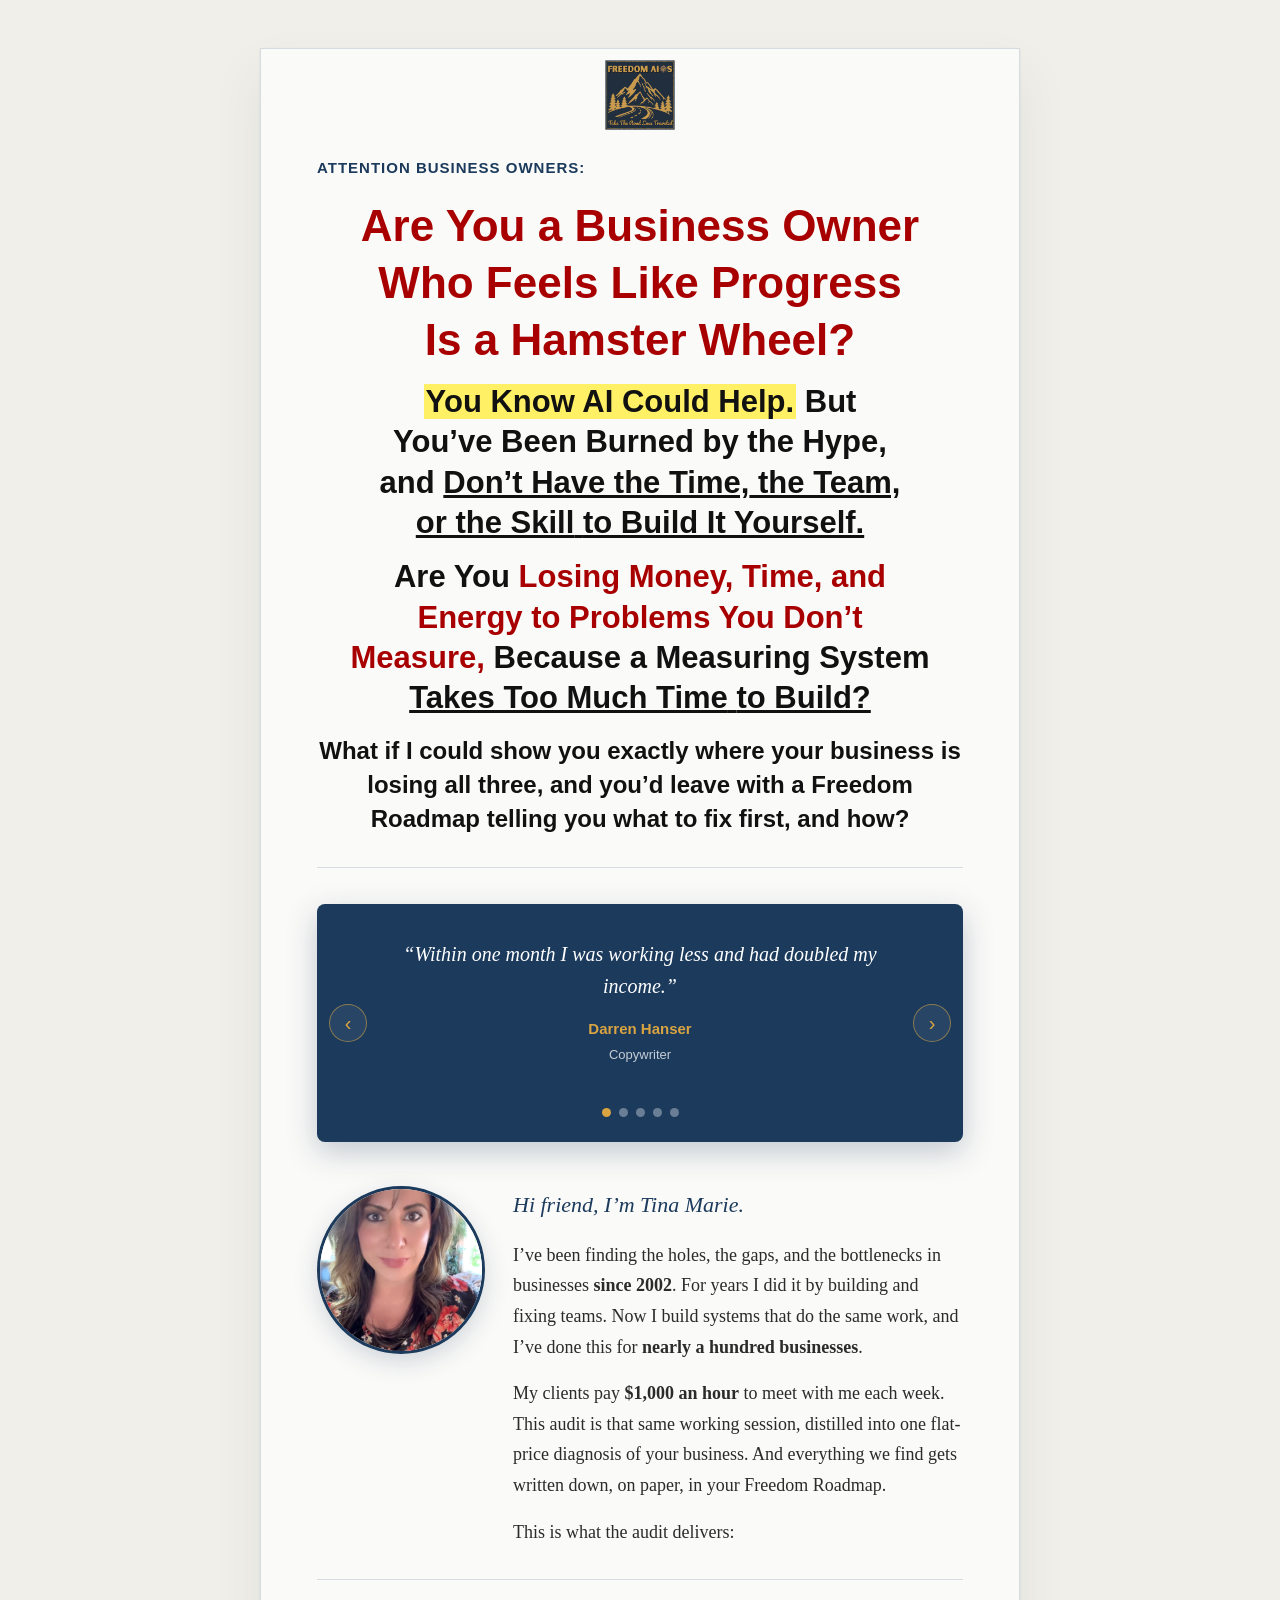
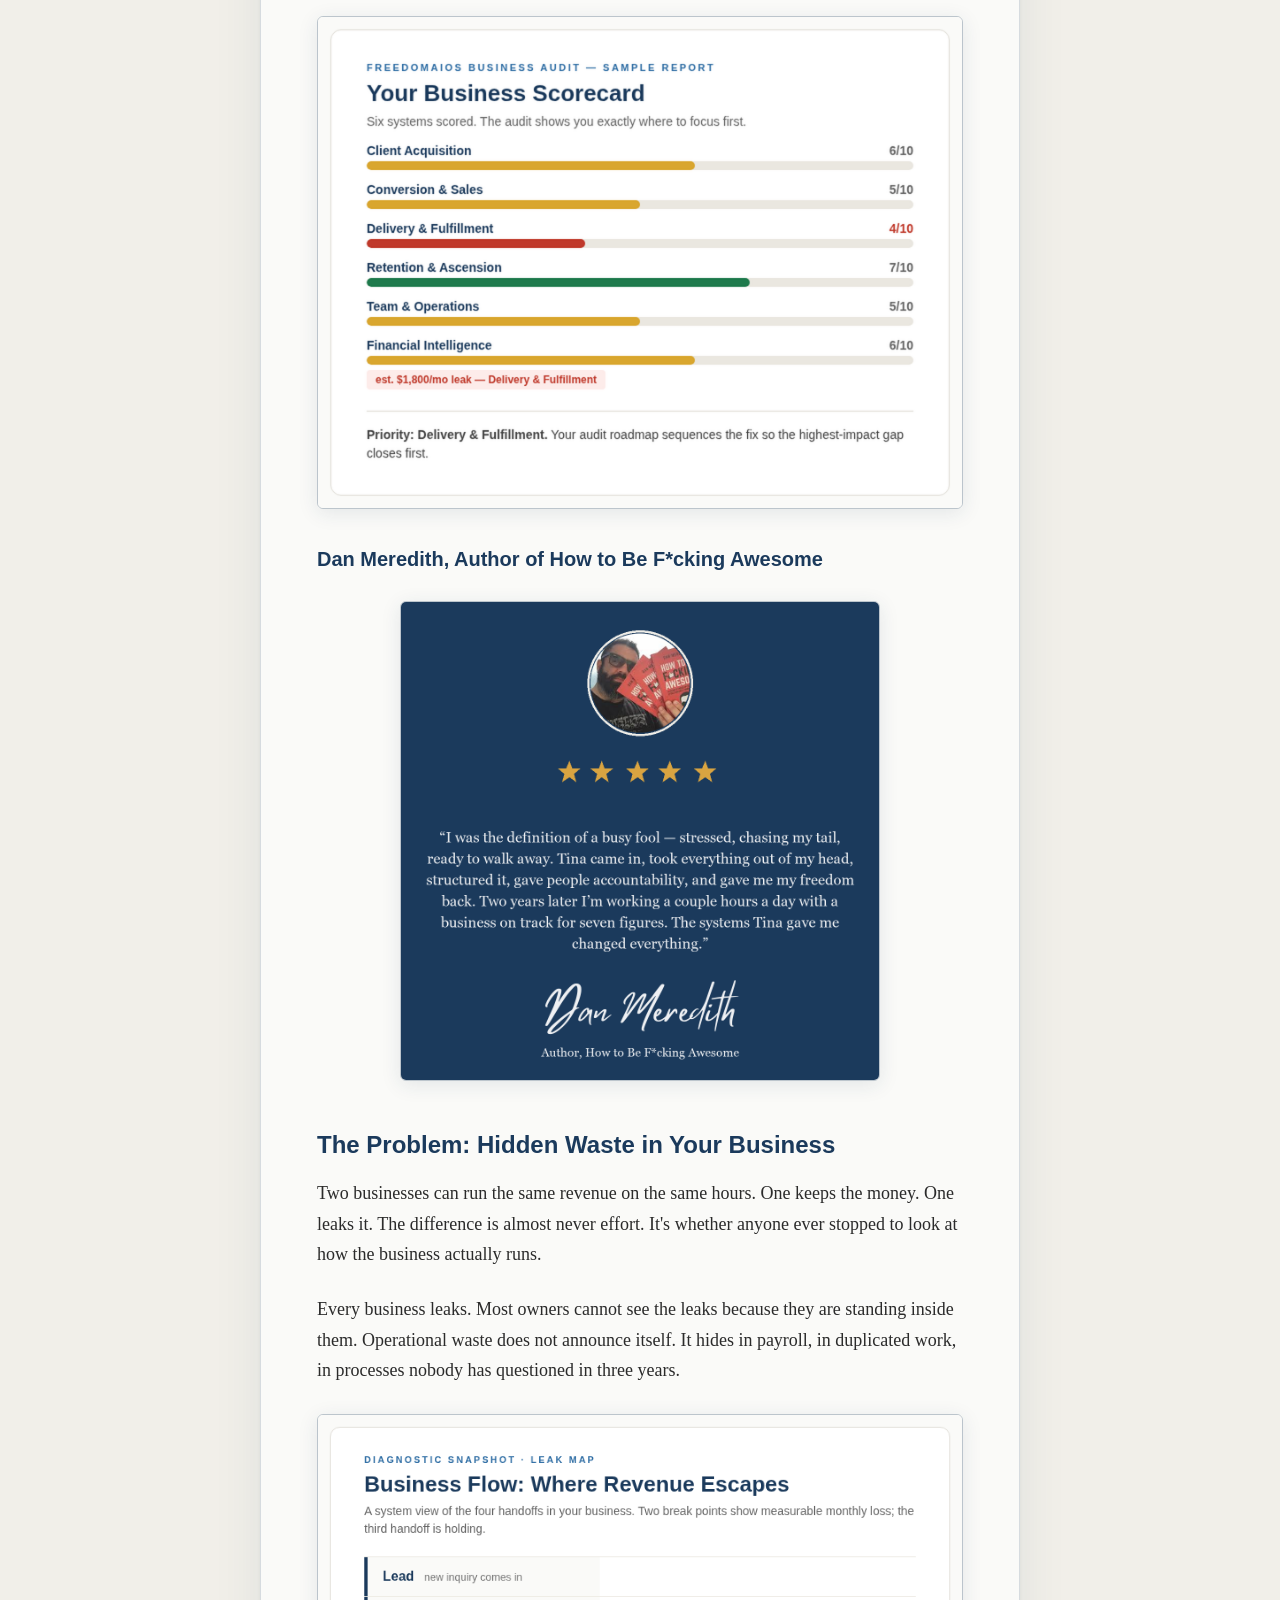
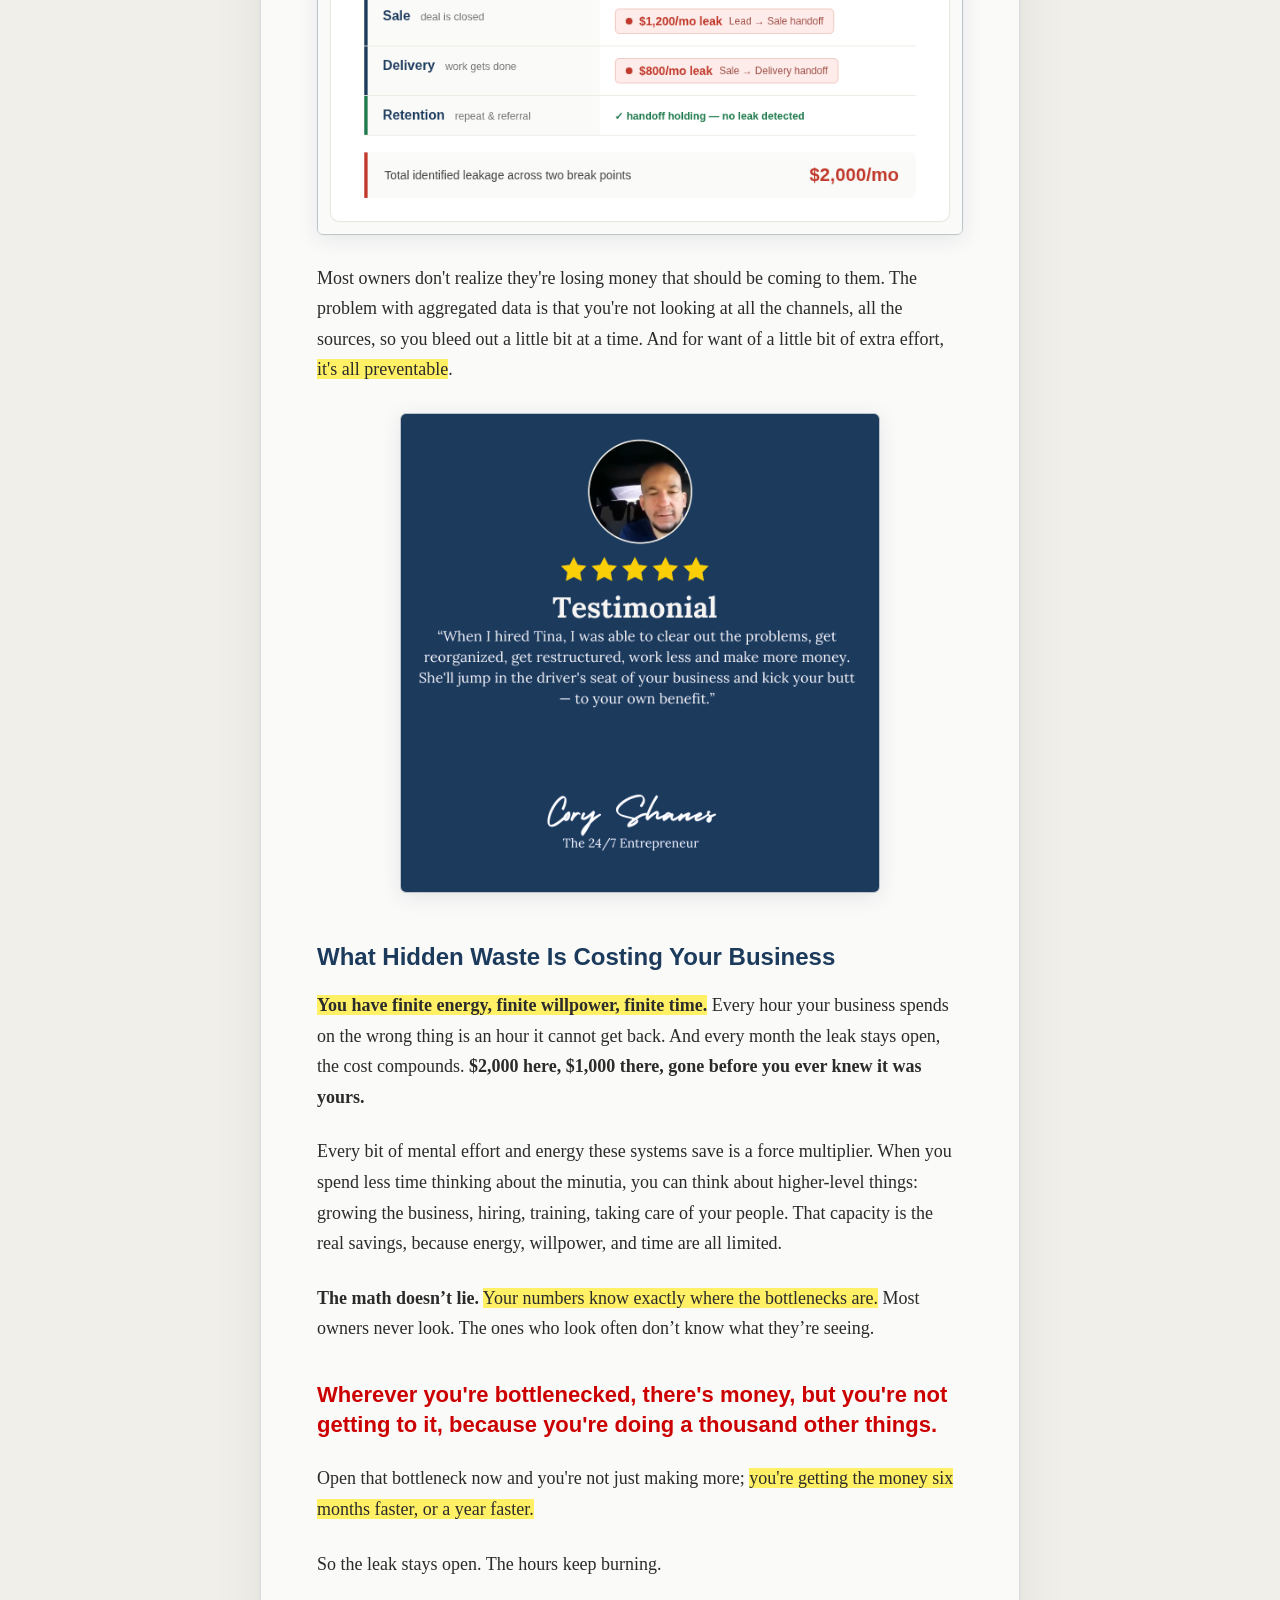
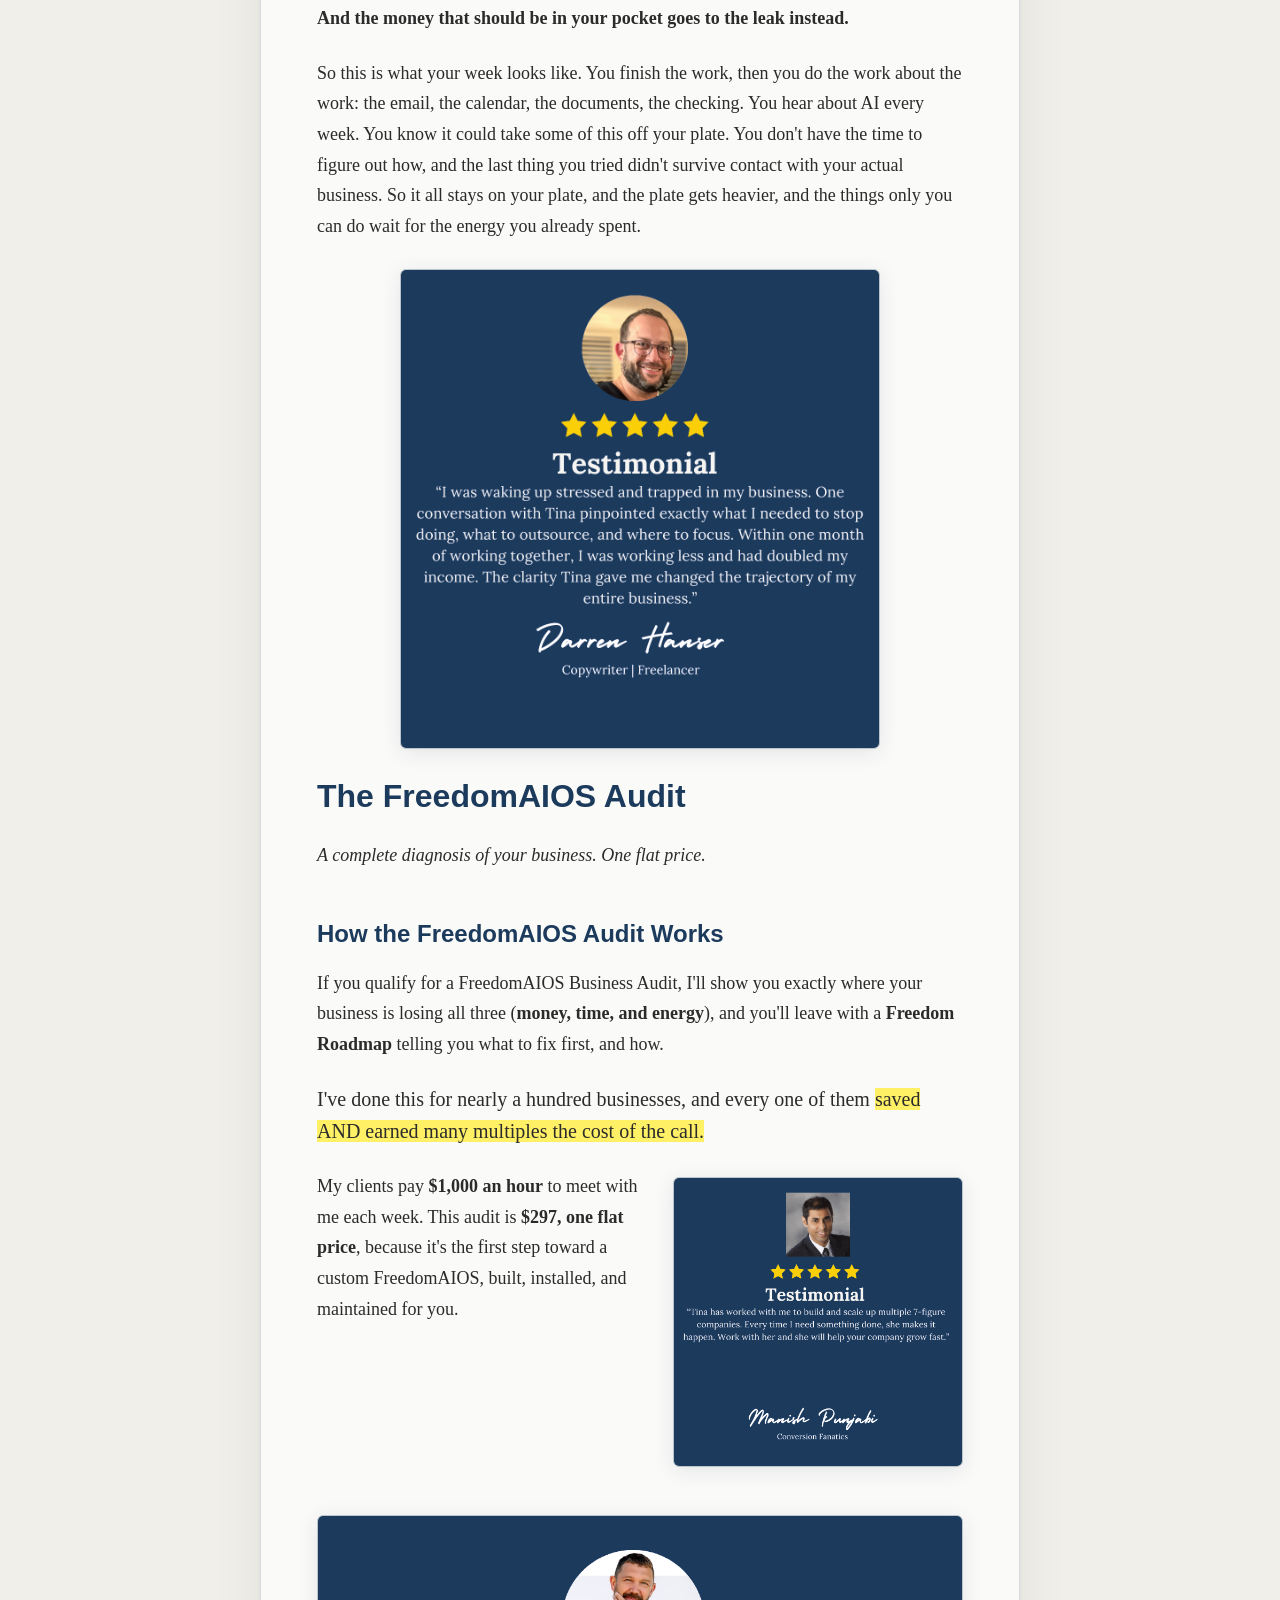
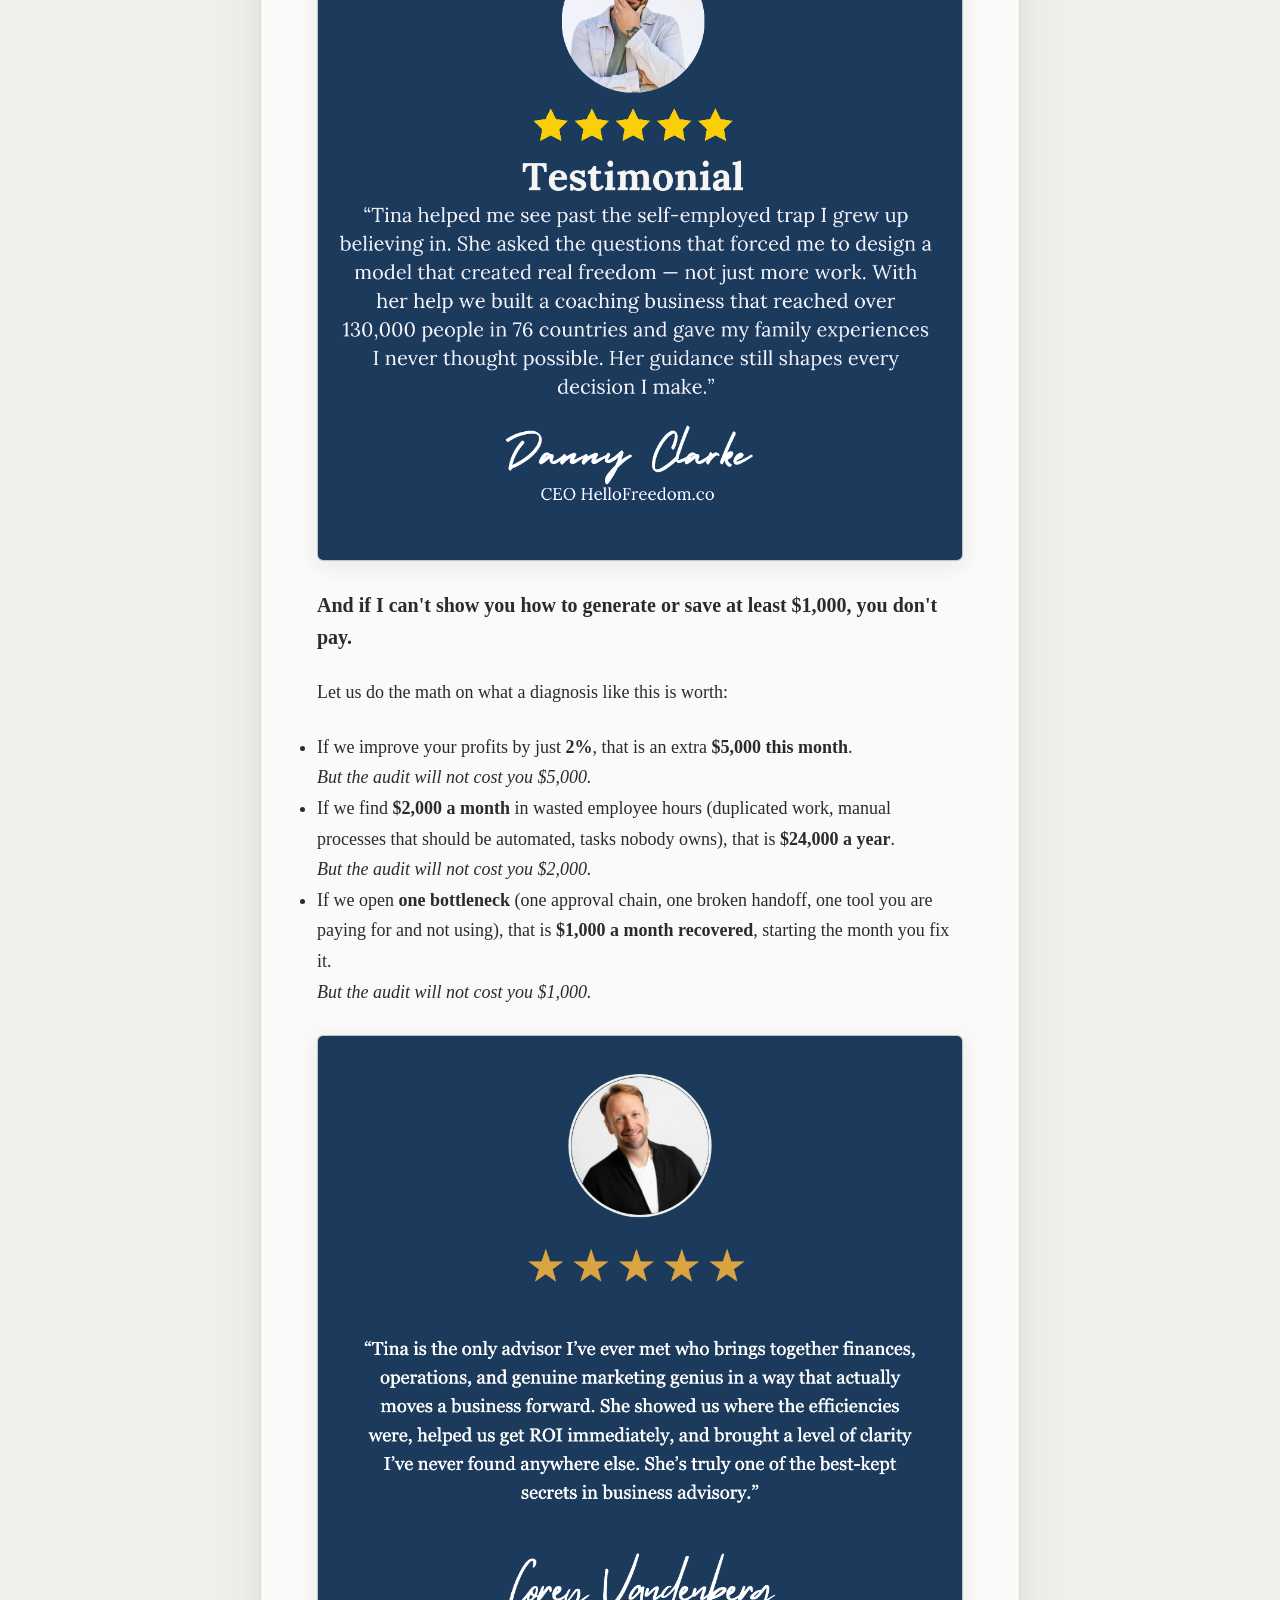
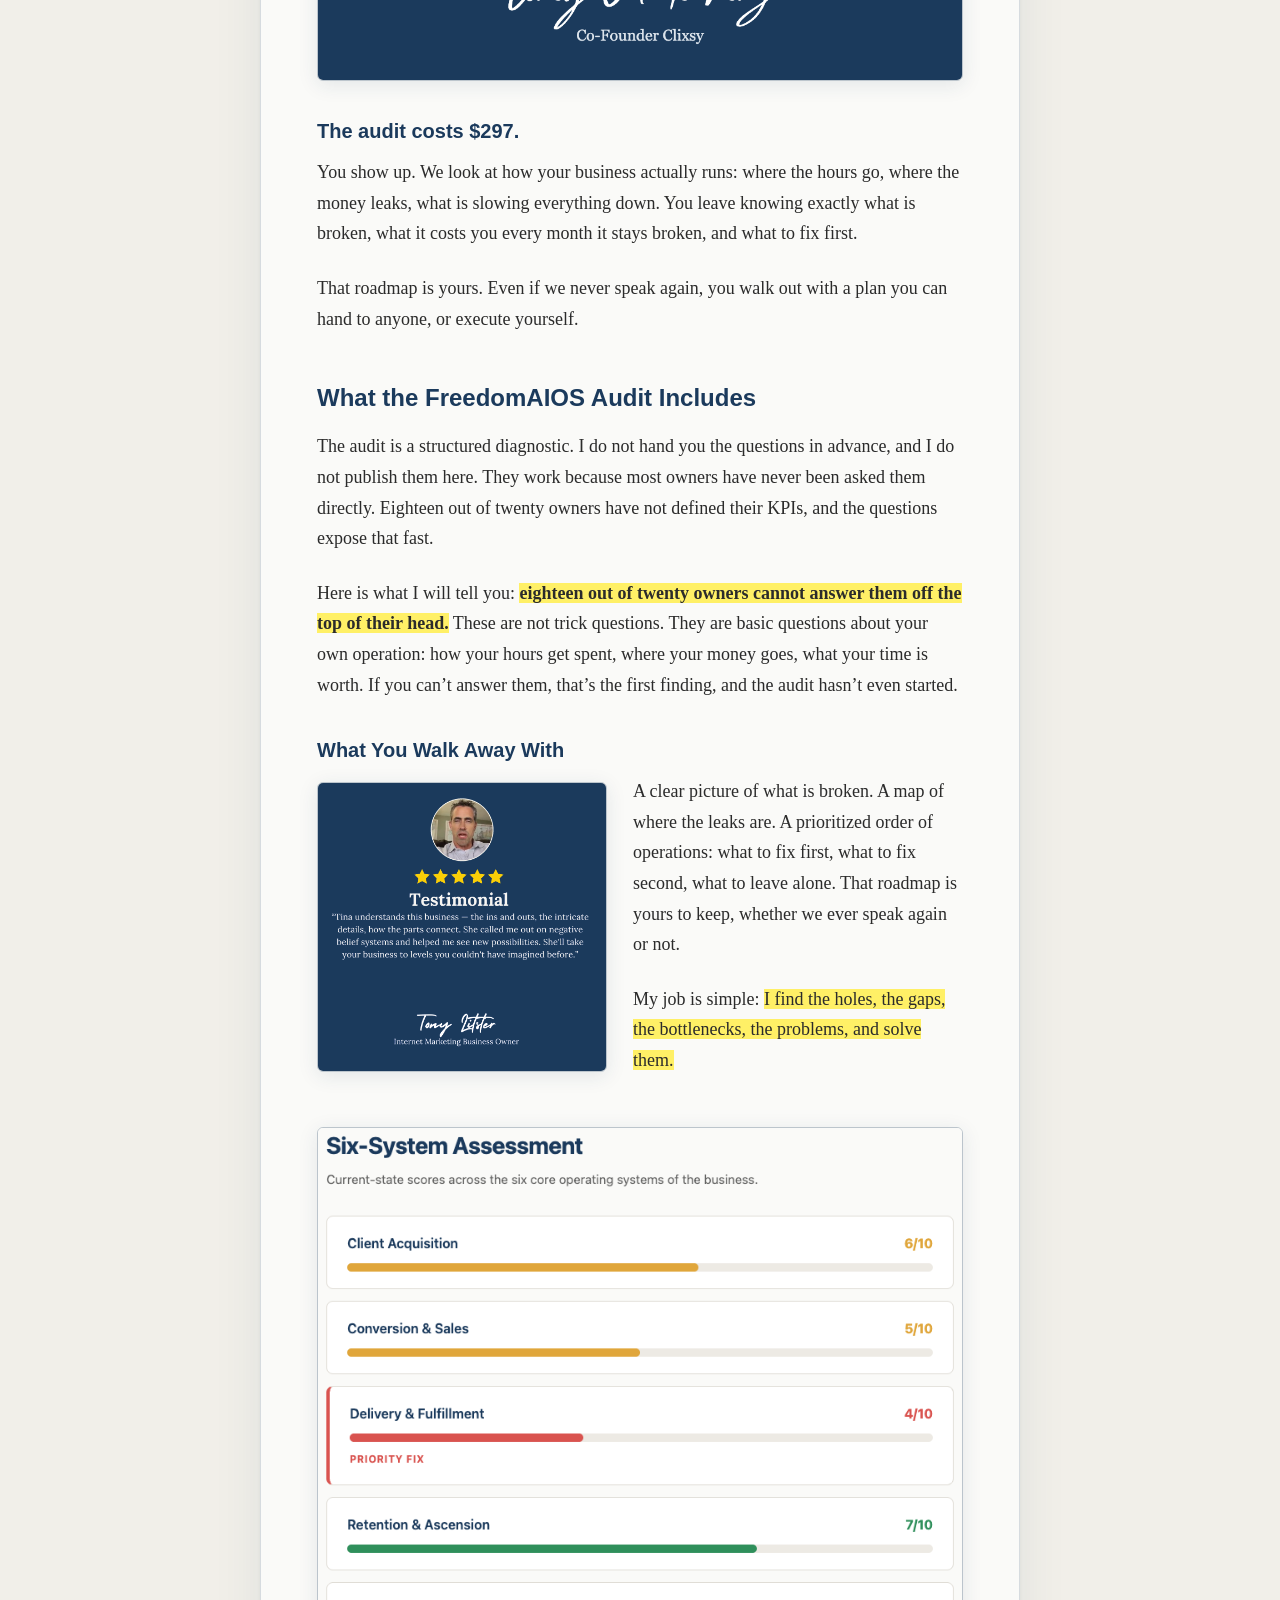
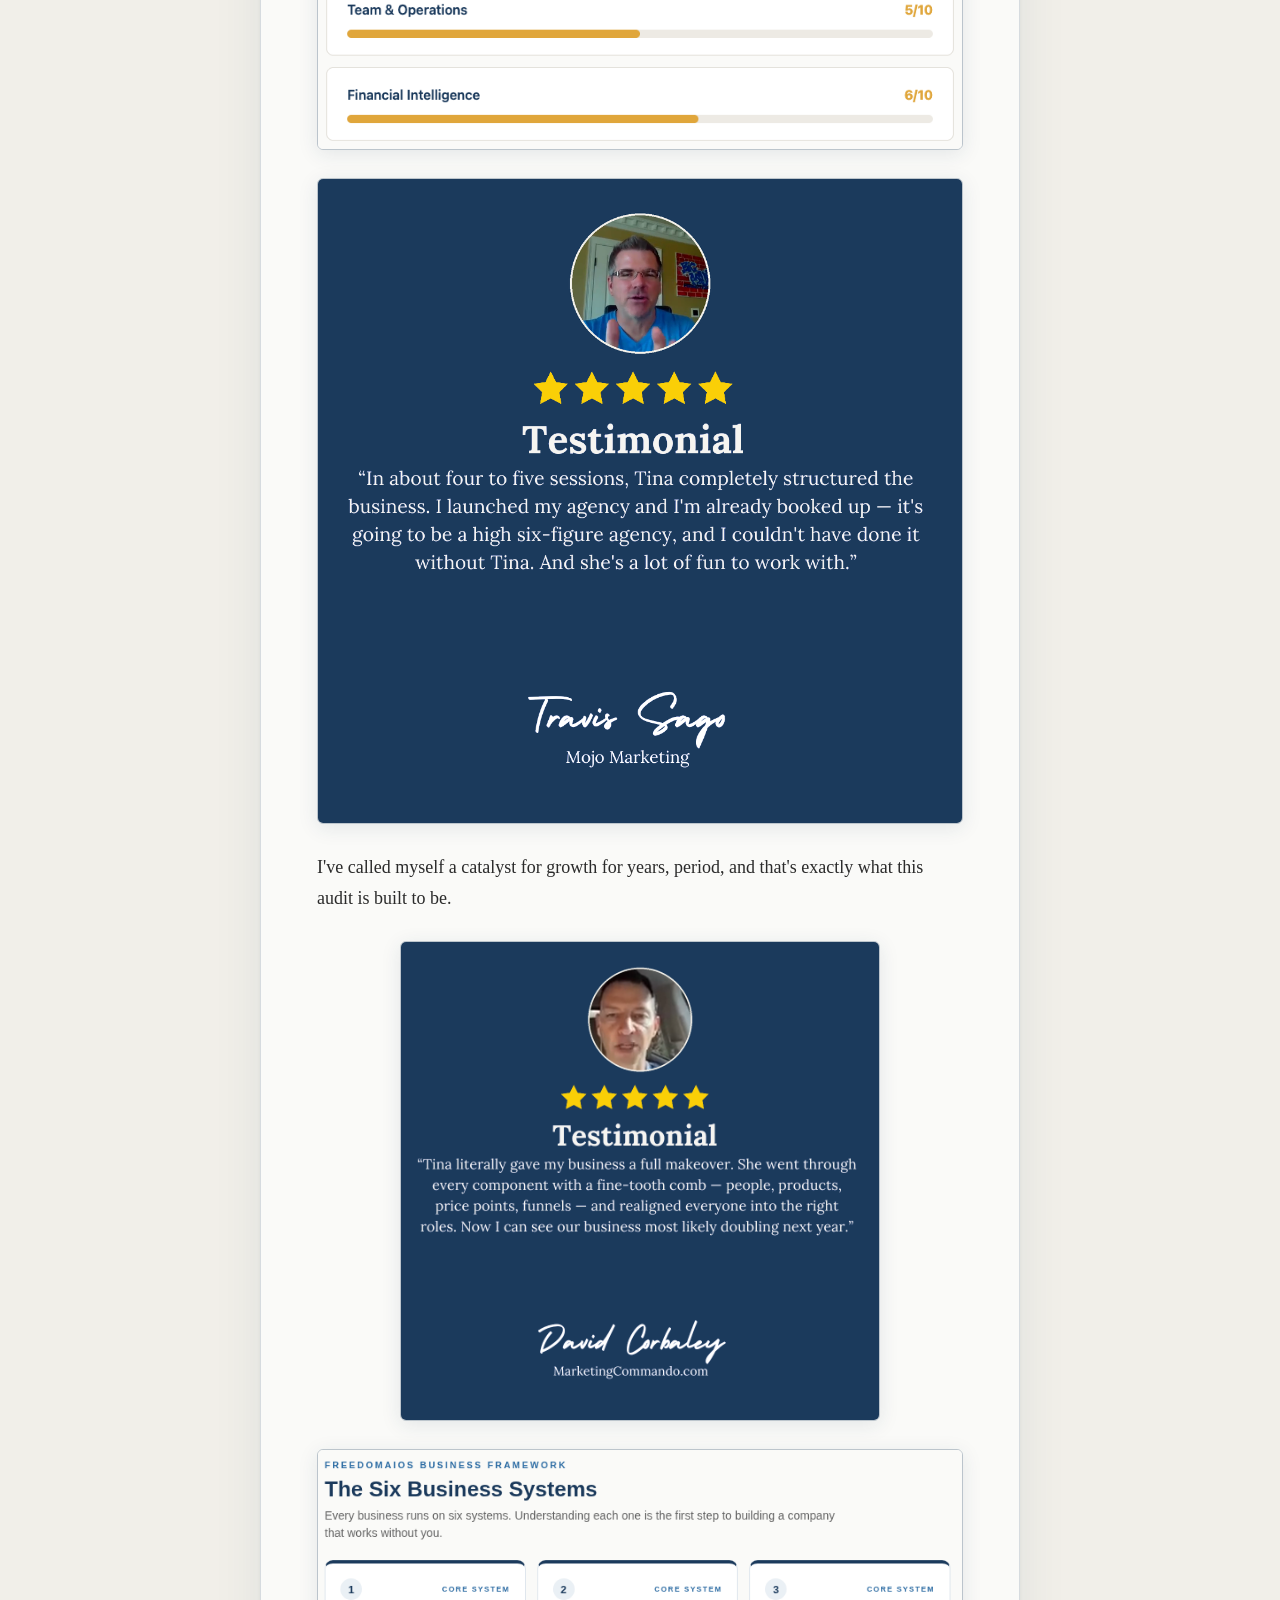
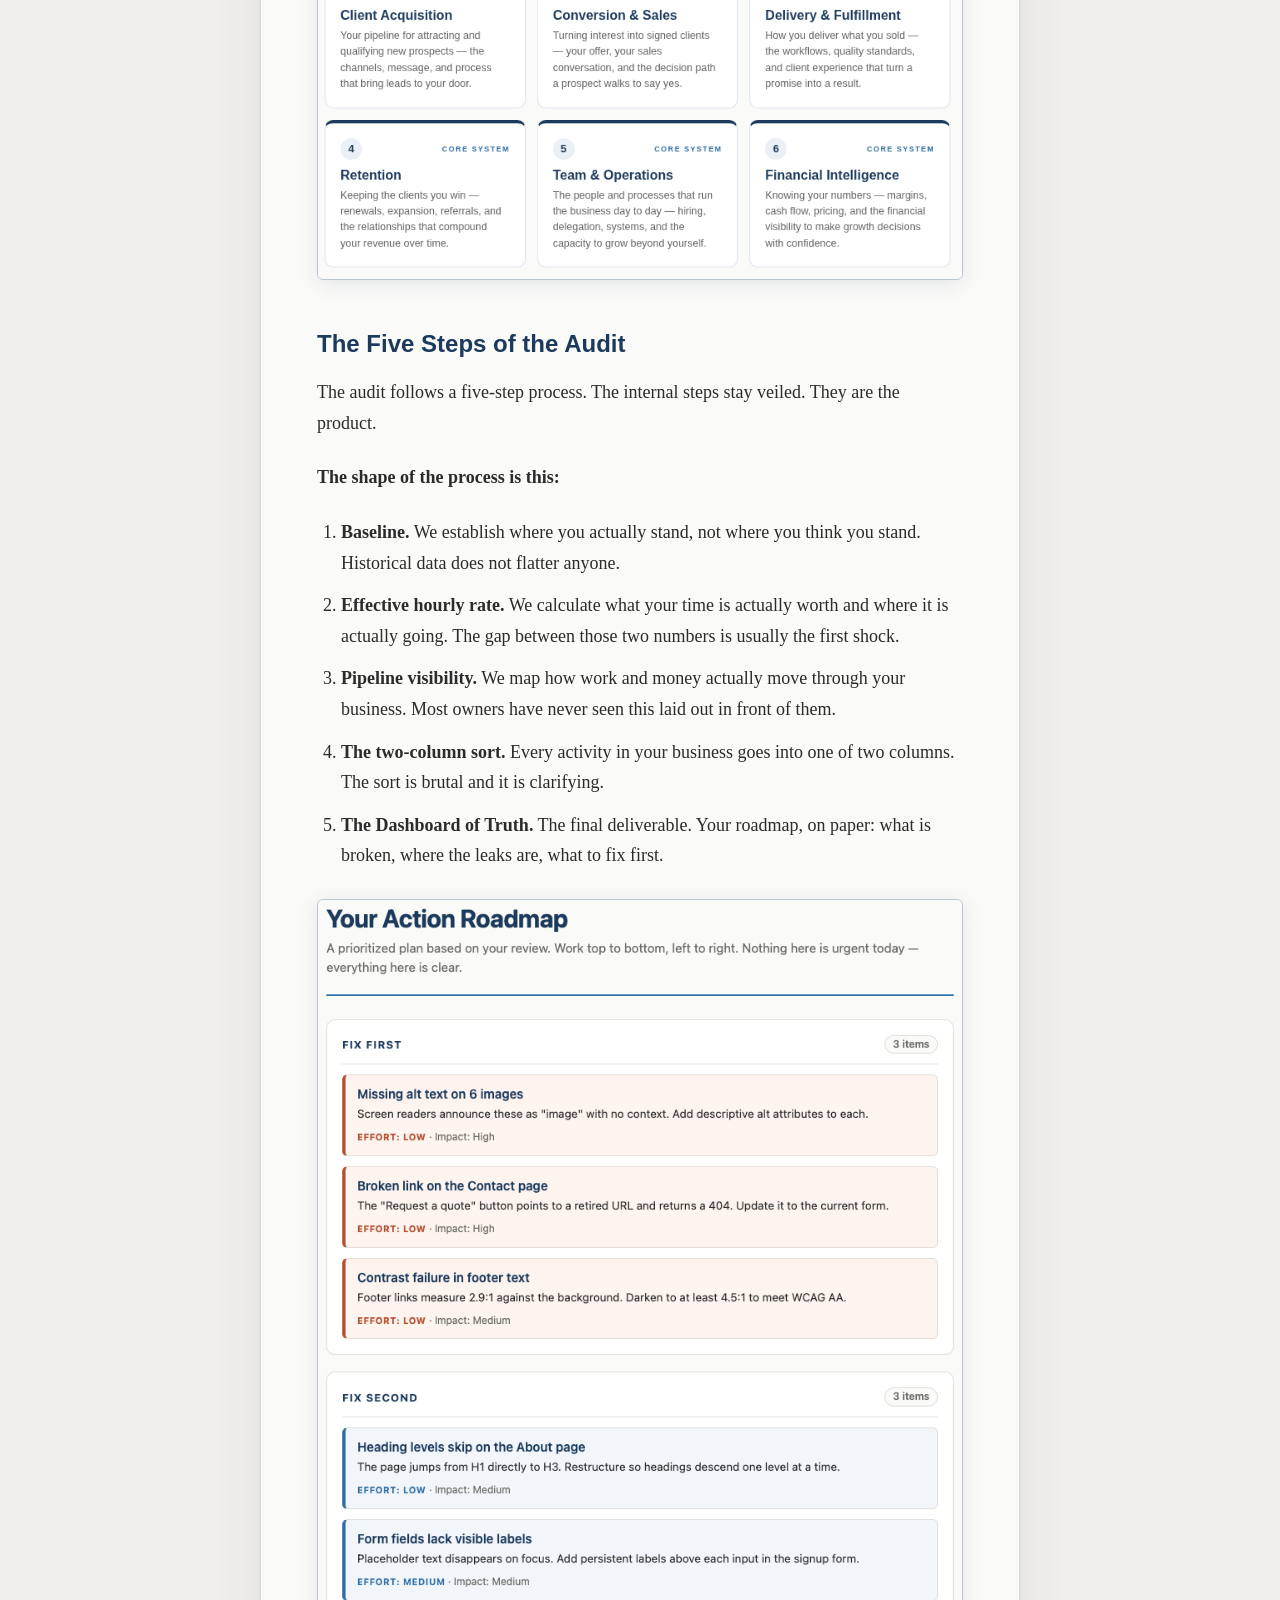
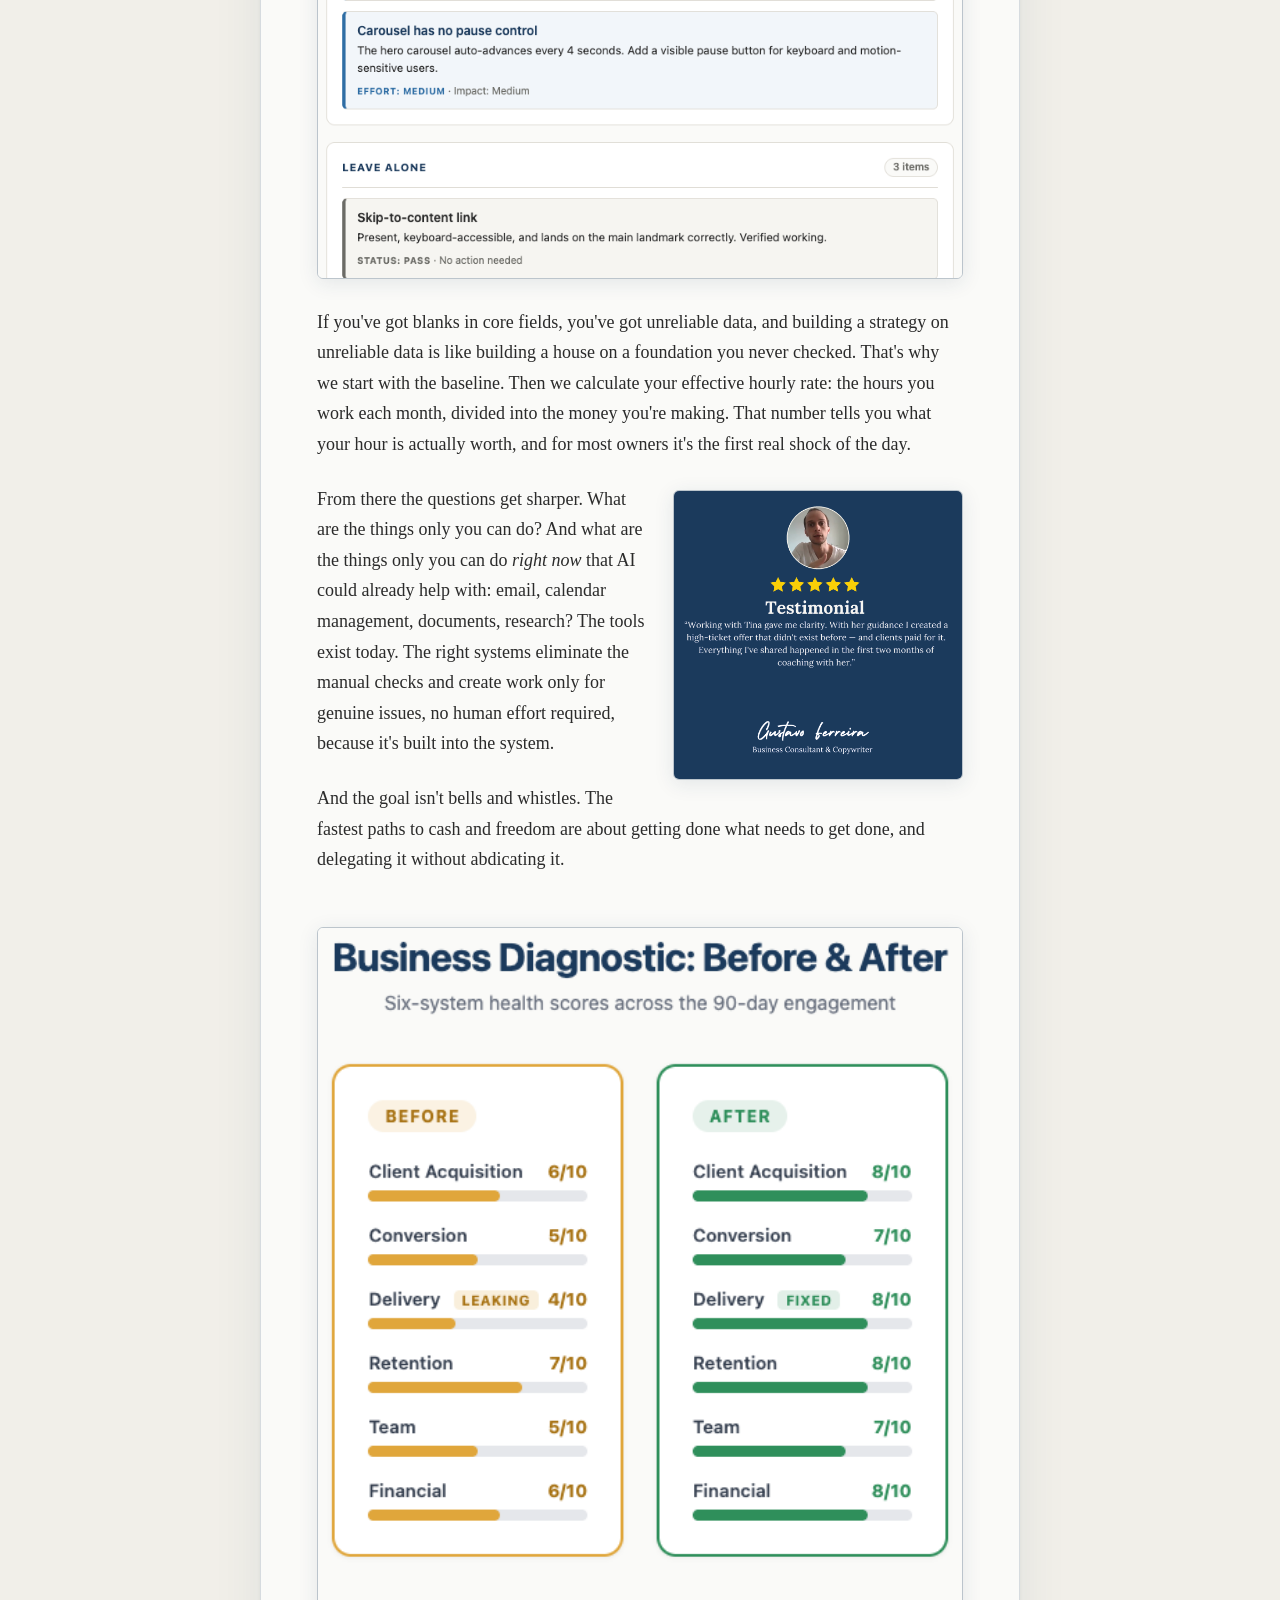
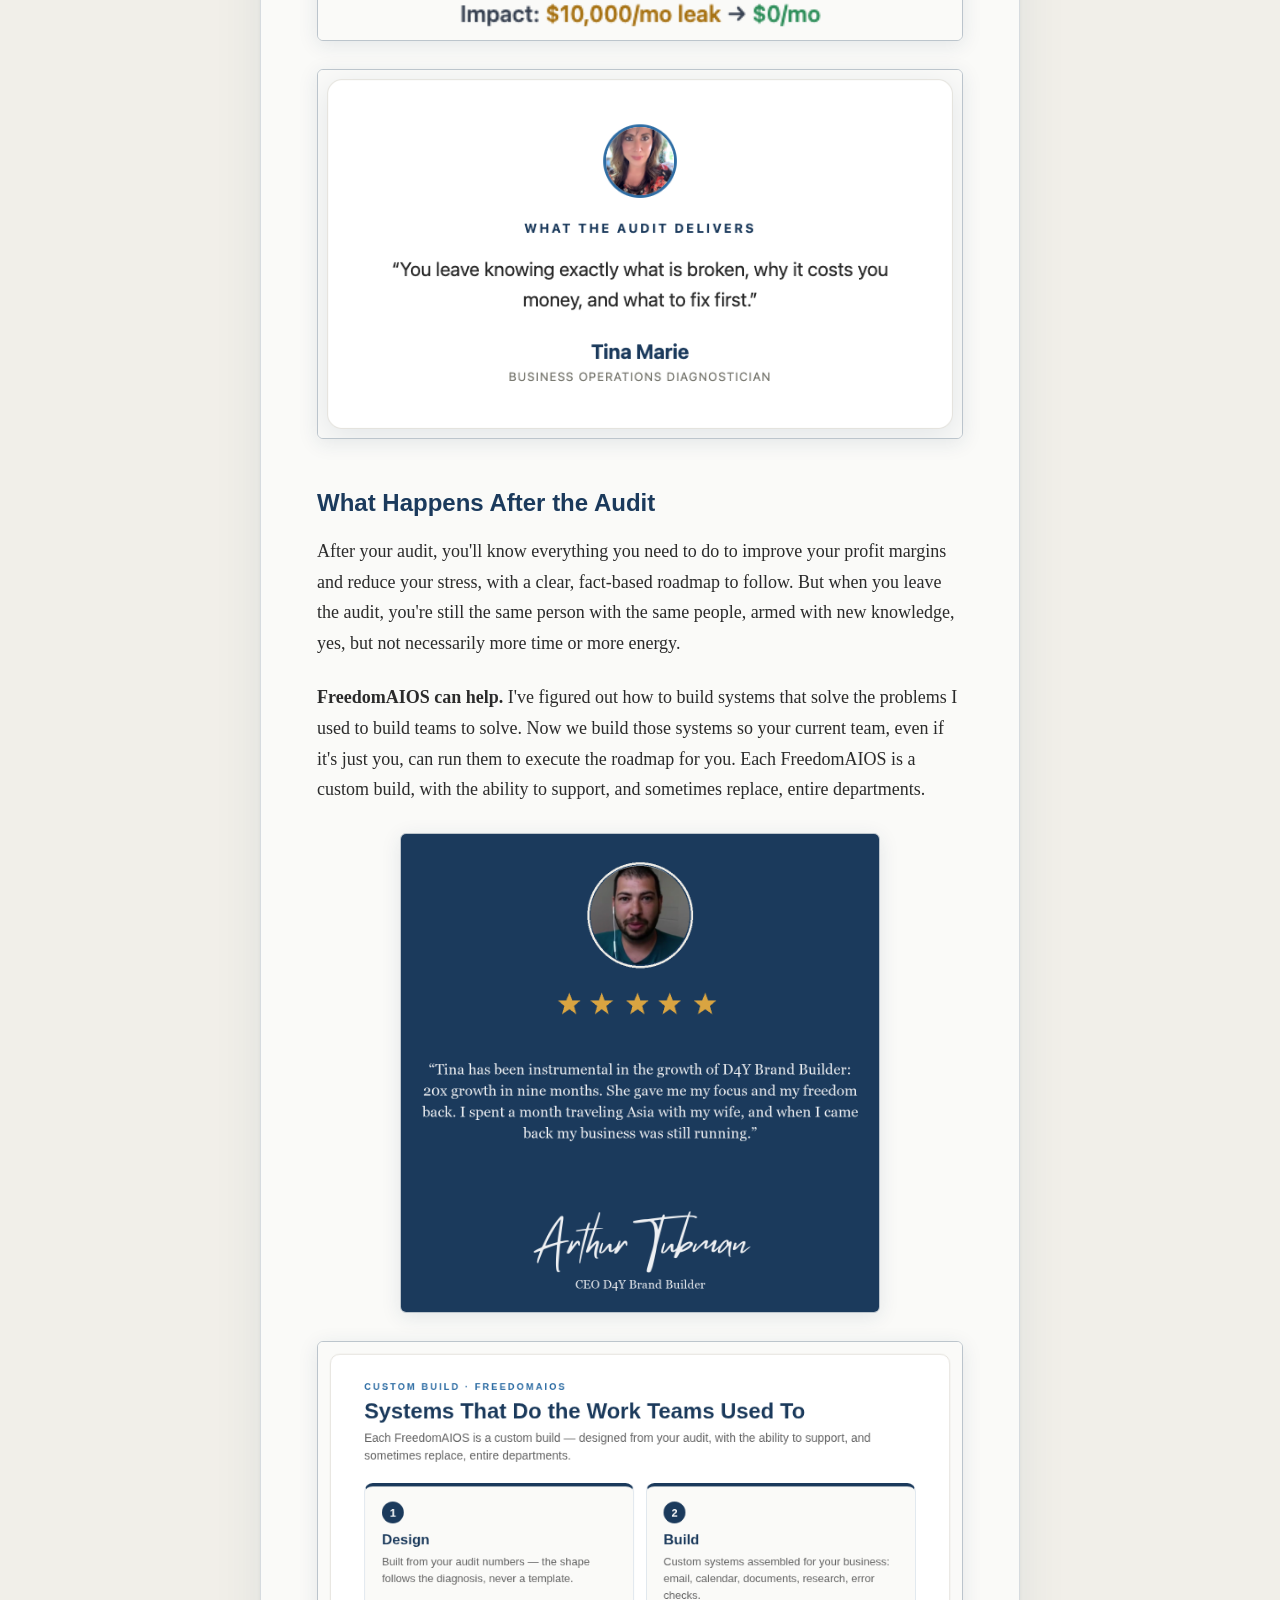
<file: index.html>
<!DOCTYPE html>
<html lang="en" data-scribe-recorder-ready="true"><head><meta http-equiv="Content-Type" content="text/html; charset=UTF-8">

<meta name="viewport" content="width=device-width, initial-scale=1.0">
<title>The FreedomAIOS Audit</title>
<meta name="description" content="Losing money, time, and energy to problems you can't see? One working session. You leave with a Freedom Roadmap: what to fix first, and how.">
<meta property="og:type" content="website">
<meta property="og:url" content="https://freedomaios.com/">
<meta property="og:site_name" content="FreedomAIOS">
<meta property="og:title" content="Are You Losing Money, Time, and Energy to Problems You Can't Even See?">
<meta property="og:description" content="You leave with a Freedom Roadmap: what's broken, what it costs you, what to fix first. $297, and if I can't find you $1,000, you don't pay.">
<meta property="og:image" content="https://freedomaios.com/assets/img/og-image-v3.png">
<meta property="og:image:width" content="1200">
<meta property="og:image:height" content="630">
<meta name="twitter:card" content="summary_large_image">
<meta name="twitter:title" content="Are You Losing Money, Time, and Energy to Problems You Can't Even See?">
<meta name="twitter:description" content="You leave with a Freedom Roadmap: what's broken, what it costs you, what to fix first. $297, and if I can't find you $1,000, you don't pay.">
<meta name="twitter:image" content="https://freedomaios.com/assets/img/og-image-v3.png">
<link rel="icon" href="./favicon.ico" sizes="any">
<link rel="icon" type="image/png" sizes="32x32" href="./favicon-32.png">
<link rel="apple-touch-icon" href="./apple-touch-icon-180.png">
<style>
  * { margin: 0; padding: 0; box-sizing: border-box; }
  body {
    background: #F1EFE9;
    color: #2B2B2B;
    font-family: Georgia, 'Times New Roman', serif;
    font-size: 18px;
    line-height: 1.7;
    text-align: left;
  }
  .wrap {
    max-width: 760px;
    margin: 48px auto;
    padding: 10px 56px 64px;
    background: #FAFAF8;
    border: 1px solid rgba(27, 58, 92, 0.16);
    box-shadow:
      0 1px 3px rgba(27, 58, 92, 0.06),
      0 24px 48px rgba(27, 58, 92, 0.08);
  }
  .masthead {
    margin: 0 0 24px;
    font-family: Arial, Helvetica, sans-serif;
    font-size: 14px;
    font-weight: bold;
    color: #666666;
    text-align: center;
  }
  .masthead .brand-logo {
    height: 72px;
    width: auto;
    display: block;
    margin: 0 auto 14px;
  }
  .hook {
    text-align: center;
    margin-bottom: 36px;
    padding-bottom: 32px;
    border-bottom: 1px solid rgba(27, 58, 92, 0.16);
  }
  .hook .prehead {
    font-family: Arial, Helvetica, sans-serif;
    font-size: 15px;
    font-weight: bold;
    letter-spacing: 1px;
    text-transform: uppercase;
    color: #1B3A5C;
    margin-bottom: 16px;
    text-align: left;
  }
  .hook .headline {
    font-family: Arial, Helvetica, sans-serif;
    font-size: 31px;
    font-weight: 900;
    line-height: 1.3;
    color: #CC0000;
    text-align: left;
    text-wrap: balance;
    margin-bottom: 16px;
  }
  .hl-part { display: block; margin-bottom: 14px; color: #111111; text-align: center; }
  .hl-main { color: #A80000; font-size: 44px; font-weight: 900; }
  .hl-red { color: #A80000; }
  .hl { background-color: #FFF066; padding: 0 2px; }
  .hl-part, .hl-part span { font-size: 31px; font-weight: 900; }
  .hl-main, .hl-main span { font-size: 44px; }
  .hl-hide { visibility: hidden; }
  .u { text-decoration: underline; }
  .hook .subhead {
    font-family: Arial, Helvetica, sans-serif;
    font-size: 24px;
    font-weight: bold;
    line-height: 1.4;
    color: #111111;
    text-align: center;
  }
  .nb { display: inline; }
  .cta-note {
    margin-top: 20px;
    font-size: 15px;
    line-height: 1.6;
    color: #666666;
    max-width: 520px;
  }
  .proof-line {
    font-size: 20px;
    line-height: 1.6;
  }
  .guarantee-text {
    font-size: 20px;
    line-height: 1.6;
  }
  .offerline {
    font-family: Arial, Helvetica, sans-serif;
    font-size: 20px;
    font-weight: 900;
    line-height: 1.45;
    color: #1B3A5C;
    text-align: left;
    margin-top: 20px;
  }
  .subhook {
    font-family: Arial, Helvetica, sans-serif;
    font-size: 22px;
    font-weight: 900;
    line-height: 1.35;
    color: #CC0000;
    margin: 36px 0 24px;
  }
  h1 {
    font-family: Arial, Helvetica, sans-serif;
    font-size: 32px;
    font-weight: 700;
    line-height: 1.2;
    color: #1B3A5C;
    text-align: left;
    margin-bottom: 24px;
  }
  .sub {
    font-size: 18px;
    font-style: italic;
    color: #2B2B2B;
    margin-bottom: 24px;
  }
  h2 {
    font-family: Arial, Helvetica, sans-serif;
    font-size: 24px;
    font-weight: 700;
    line-height: 1.3;
    color: #1B3A5C;
    text-align: left;
    margin-top: 48px;
    margin-bottom: 18px;
  }
  h3 {
    font-family: Arial, Helvetica, sans-serif;
    font-size: 20px;
    font-weight: 700;
    line-height: 1.4;
    color: #1B3A5C;
    text-align: left;
    margin-top: 36px;
    margin-bottom: 12px;
  }
  p { margin-bottom: 24px; text-align: left; }
  blockquote {
    font-family: Georgia, serif;
    font-size: 18px;
    font-weight: 400;
    font-style: italic;
    line-height: 1.7;
    color: #2B2B2B;
    border-left: 3px solid #E0DDD6;
    padding-left: 20px;
    margin-left: 0;
    margin-bottom: 24px;
  }
  blockquote .cite {
    display: block;
    font-style: normal;
    font-size: 14px;
    line-height: 1.5;
    color: #666666;
    margin-top: 8px;
  }
  .highlight { background-color: #FFF066; }
  .urgent { color: #CC0000; font-weight: bold; }
  .price {
    margin-bottom: 24px;
  }
  .price .amount {
    font-family: Arial, Helvetica, sans-serif;
    font-size: 48px;
    font-weight: 700;
    line-height: 1.2;
    color: #1B3A5C;
  }
  .price .label {
    font-size: 14px;
    color: #666666;
    margin-top: 8px;
  }
  ol.steps {
    margin: 0 0 24px 24px;
  }
  ol.steps li {
    margin-bottom: 12px;
  }
  .cta {
    margin: 48px 0 24px;
  }
  .cta a.btn {
    display: inline-block;
    background: #1B3A5C;
    color: #FFFFFF;
    font-family: Arial, Helvetica, sans-serif;
    font-weight: 700;
    font-size: 18px;
    text-decoration: none;
    padding: 18px 36px;
    border: none;
    border-radius: 0;
  }
  a { color: #2E6DA4; text-decoration: underline; }
  a:visited { color: #2E6DA4; }
  .asset-wrap {
    margin: 28px 0;
    border: 1px solid rgba(27, 58, 92, 0.28);
    border-radius: 6px;
    overflow: hidden;
    box-shadow: 0 4px 20px rgba(27, 58, 92, 0.10);
  }
  .asset-wrap img {
    width: 100%;
    display: block;
  }
  .trio {
    display: grid;
    grid-template-columns: repeat(3, 1fr);
    gap: 14px;
    margin: 28px 0;
  }
  .trio .asset-wrap {
    margin: 0;
  }
  @media (max-width: 640px) {
    .trio { grid-template-columns: 1fr; }
  }
  .feature-solo {
    max-width: 480px;
    margin-left: auto;
    margin-right: auto;
  }
  /* Testimonial placements: floated and centered standalones */
  .t-side {
    width: 290px;
    margin: 6px 0 20px 26px;
  }
  .t-side.left {
    float: left;
    margin: 6px 26px 20px 0;
  }
  .t-side.right {
    float: right;
  }
  .clear { clear: both; }
  /* Client voices slider */
  .tslider {
    margin: 36px 0 44px;
    background: #1B3A5C;
    border-radius: 8px;
    box-shadow: 0 10px 30px rgba(27, 58, 92, 0.25);
    color: #FFFFFF;
    position: relative;
    overflow: hidden;
  }
  .tslider .tslide {
    display: none;
    padding: 34px 64px 30px;
    text-align: center;
  }
  .tslider .tslide:first-child { display: block; } /* no-JS fallback: first slide renders statically */
  .tslider.js .tslide { display: none; }
  .tslider.js .tslide.active { display: block; }
  .tslider .ts-quote {
    font-size: 20px;
    font-style: italic;
    line-height: 1.6;
    margin-bottom: 14px;
    text-align: center;
  }
  .tslider .ts-name {
    font-family: Arial, Helvetica, sans-serif;
    font-size: 15px;
    font-weight: bold;
    color: #D9A441;
    margin-bottom: 2px;
    text-align: center;
  }
  .tslider .ts-role {
    font-family: Arial, Helvetica, sans-serif;
    font-size: 13px;
    color: rgba(255, 255, 255, 0.75);
    margin-bottom: 0;
    text-align: center;
  }
  .tslider .ts-btn {
    display: none;
    position: absolute;
    top: 50%;
    transform: translateY(-50%);
    width: 38px;
    height: 38px;
    border-radius: 50%;
    border: 1px solid rgba(217, 164, 65, 0.55);
    background: rgba(255, 255, 255, 0.06);
    color: #D9A441;
    font-size: 20px;
    line-height: 1;
    cursor: pointer;
    padding: 0;
  }
  .tslider.js .ts-btn { display: block; }
  .tslider .ts-btn:hover, .tslider .ts-btn:focus {
    background: #D9A441;
    color: #1B3A5C;
    outline: none;
  }
  .tslider .ts-prev { left: 12px; }
  .tslider .ts-next { right: 12px; }
  .tslider .ts-dots {
    display: none;
    text-align: center;
    padding-bottom: 16px;
  }
  .tslider.js .ts-dots { display: block; }
  .tslider .ts-dot {
    display: inline-block;
    width: 9px;
    height: 9px;
    border-radius: 50%;
    border: none;
    background: rgba(255, 255, 255, 0.35);
    cursor: pointer;
    margin: 0 4px;
    padding: 0;
  }
  .tslider .ts-dot.active { background: #D9A441; }
  /* Wall of Love index */
  .love-wall {
    display: grid;
    grid-template-columns: repeat(5, 1fr);
    gap: 12px;
    margin: 20px 0 32px;
  }
  .love-wall figure { margin: 0; }
  .love-wall img {
    width: 100%;
    display: block;
    border: 1px solid rgba(27, 58, 92, 0.20);
    border-radius: 4px;
  }
  .love-wall figcaption {
    font-family: Arial, Helvetica, sans-serif;
    font-size: 12px;
    line-height: 1.4;
    text-align: center;
    color: #666666;
    margin-top: 4px;
  }
  @media (max-width: 640px) {
    .t-side, .t-side.left, .t-side.right {
      float: none;
      width: 100%;
      margin: 20px 0;
    }
    .tslider .tslide { padding: 28px 48px 26px; }
    .tslider .ts-quote { font-size: 17px; }
    .love-wall { grid-template-columns: repeat(3, 1fr); }
  }
  .intro {
    display: flex;
    gap: 28px;
    align-items: flex-start;
    margin-bottom: 36px;
    padding-bottom: 32px;
    border-bottom: 1px solid rgba(27, 58, 92, 0.16);
  }
  .intro .photo {
    flex: 0 0 168px;
  }
  .intro .photo img {
    width: 168px;
    height: 168px;
    border-radius: 50%;
    object-fit: cover;
    border: 3px solid #1B3A5C;
    box-shadow: 0 8px 24px rgba(27, 58, 92, 0.18);
    display: block;
  }
  .intro .bio p {
    margin-bottom: 16px;
  }
  .intro .bio p:last-child {
    margin-bottom: 0;
  }
  .intro .sig {
    font-family: Georgia, serif;
    font-style: italic;
    font-size: 22px;
    color: #1B3A5C;
  }
  @media (max-width: 640px) {
    .intro { flex-direction: column; align-items: center; text-align: left; }
  }
  footer {
    max-width: 760px;
    margin: 0 auto;
    padding: 0 56px 48px;
    font-family: Georgia, serif;
    font-size: 14px;
    line-height: 1.5;
    color: #666666;
    text-align: left;
    border-top: 1px solid rgba(27, 58, 92, 0.16);
    padding-top: 24px;
  }
  footer .foot-nav { margin-top: 8px; }
  footer .foot-nav a { margin-right: 16px; }
  @media (max-width: 640px) {
    .wrap {
      margin: 0 auto;
      padding: 10px 24px 40px;
      border-left: none;
      border-right: none;
    }
    .hl-part, .hl-part span { font-size: 24px; }
    .hl-main, .hl-main span { font-size: 32px; }
    .hook .subhead { font-size: 19px; }
  }
  /* ==================== QUALIFIER MODAL ==================== */
  .qual-overlay {
    display: none;
    position: fixed;
    inset: 0;
    background: rgba(27, 58, 92, 0.55);
    z-index: 9000;
    padding: 24px 16px;
    overflow-y: auto;
  }
  .qual-overlay.open { display: block; }
  .qual-modal {
    max-width: 620px;
    margin: 40px auto;
    background: #FAFAF8;
    border: 1px solid rgba(27, 58, 92, 0.28);
    box-shadow: 0 24px 64px rgba(27, 58, 92, 0.30);
    padding: 36px 40px 32px;
    position: relative;
  }
  .qual-close {
    position: absolute;
    top: 10px;
    right: 14px;
    background: none;
    border: none;
    font-family: Arial, Helvetica, sans-serif;
    font-size: 26px;
    line-height: 1;
    color: #666666;
    cursor: pointer;
    padding: 4px 8px;
  }
  .qual-close:hover { color: #1B3A5C; }
  .qual-progress-label {
    font-family: Arial, Helvetica, sans-serif;
    font-size: 13px;
    font-weight: 700;
    color: #666666;
    letter-spacing: 1px;
    text-transform: uppercase;
    margin-bottom: 10px;
  }
  .qual-progress-bar {
    height: 3px;
    background: #E0DDD6;
    margin-bottom: 28px;
  }
  .qual-progress-fill {
    height: 100%;
    background: #1B3A5C;
    width: 0;
    transition: width 0.3s ease;
  }
  .qual-question {
    font-family: Arial, Helvetica, sans-serif;
    font-size: 22px;
    font-weight: 700;
    line-height: 1.35;
    color: #1B3A5C;
    margin-bottom: 22px;
  }
  .qual-option {
    display: block;
    width: 100%;
    background: #FFFFFF;
    border: 1px solid #E0DDD6;
    padding: 15px 18px;
    margin-bottom: 10px;
    cursor: pointer;
    font-family: Georgia, 'Times New Roman', serif;
    font-size: 17px;
    line-height: 1.5;
    color: #2B2B2B;
    text-align: left;
    transition: border-color 0.15s ease, box-shadow 0.15s ease;
  }
  .qual-option:hover, .qual-option:focus {
    border-color: #1B3A5C;
    box-shadow: 0 4px 20px rgba(27, 58, 92, 0.10);
    outline: none;
  }
  .qual-option.selected {
    border-color: #1B3A5C;
    background: #EEF3F8;
    box-shadow: inset 0 0 0 1px #1B3A5C;
  }
  .qual-option.selected::before {
    content: "\2713  ";
    font-weight: bold;
    color: #1B3A5C;
  }
  .qual-continue {
    display: block;
    width: 100%;
    background: #1B3A5C;
    color: #FFFFFF;
    font-family: Arial, Helvetica, sans-serif;
    font-weight: 700;
    font-size: 17px;
    padding: 15px 18px;
    border: none;
    cursor: pointer;
    margin-top: 6px;
  }
  .qual-continue:hover { background: #14304D; }
  .qual-continue:disabled { background: #9AA7B4; cursor: not-allowed; }
  .qual-back {
    display: inline-block;
    margin-top: 14px;
    font-family: Arial, Helvetica, sans-serif;
    font-size: 14px;
    color: #666666;
    background: none;
    border: none;
    cursor: pointer;
    text-decoration: underline;
    padding: 0;
  }
  .qual-result h2 {
    margin-top: 0;
  }
  .qual-result .btn {
    display: inline-block;
    background: #1B3A5C;
    color: #FFFFFF;
    font-family: Arial, Helvetica, sans-serif;
    font-weight: 700;
    font-size: 18px;
    text-decoration: none;
    padding: 16px 32px;
    border: none;
    margin-top: 8px;
  }
  .qual-result .btn:hover { background: #14304D; }
  .qual-screen { display: none; }
  .qual-screen.active { display: block; }
  @media (max-width: 640px) {
    .qual-modal { margin: 16px auto; padding: 28px 22px 24px; }
    .qual-question { font-size: 19px; }
  }
</style>
<style data-editstyle>
  /* Edit mode */
  body.editing [data-editable] { outline: 1px dashed #2E6DA4; outline-offset: 2px; cursor: text; }
  body.editing [data-editable]:hover { outline: 2px solid #2E6DA4; background: rgba(46,109,164,0.04); }
  #editbar {
    display: none;
    position: fixed; bottom: 20px; right: 20px; z-index: 99999;
    font-family: Arial, Helvetica, sans-serif;
    background: #1B3A5C; color: #fff; border-radius: 8px;
    padding: 10px; box-shadow: 0 8px 30px rgba(0,0,0,0.3);
  }
  #editbar button {
    display: block; width: 100%; margin: 4px 0; padding: 10px 16px;
    font-size: 14px; font-weight: bold; border: none; border-radius: 5px; cursor: pointer;
  }
  #editbar .eb-toggle { background: #D9A441; color: #1B3A5C; }
  #editbar .eb-save { background: #1E7A4C; color: #fff; }
  #editbar .eb-hint { font-size: 11px; color: #b8c8d8; text-align: center; padding-top: 4px; }
  body.editing #editbar { display: block; }
</style>

<!-- Canonical base is https://freedomaios.com (future public home, not live yet). Per SITE-PACKAGE-STANDARD.md: per-page JSON-LD for search + AI comprehension. -->
<script type="application/ld+json">
{
  "@context": "https://schema.org",
  "@graph": [
    {
      "@type": "Organization",
      "@id": "https://freedomaios.com/#organization",
      "name": "FreedomAIOS",
      "url": "https://freedomaios.com/",
      "description": "FreedomAIOS builds AI operating systems for small businesses - audits, templates, and agent skills that turn AI into working business systems."
    },
    {
      "@type": "WebSite",
      "@id": "https://freedomaios.com/#website",
      "url": "https://freedomaios.com/",
      "name": "FreedomAIOS",
      "publisher": {
        "@id": "https://freedomaios.com/#organization"
      }
    },
    {
      "@type": "WebPage",
      "@id": "https://freedomaios.com/#webpage",
      "url": "https://freedomaios.com/",
      "name": "The FreedomAIOS Audit",
      "description": "Losing money, time, and energy to problems you can't see? One working session. You leave with a Freedom Roadmap: what to fix first, and how.",
      "isPartOf": {
        "@id": "https://freedomaios.com/#website"
      },
      "about": {
        "@id": "https://freedomaios.com/#audit"
      }
    },
    {
      "@type": "Product",
      "@id": "https://freedomaios.com/#audit",
      "name": "FreedomAIOS Business Audit",
      "description": "One working session that finds where your business is losing money, time, and energy to problems you can't see. You leave with a Freedom Roadmap: what's broken, what it costs you, and what to fix first.",
      "brand": {
        "@id": "https://freedomaios.com/#organization"
      },
      "offers": {
        "@type": "Offer",
        "url": "https://freedomaios.com/",
        "priceCurrency": "USD",
        "price": "297",
        "description": "$297 flat. If the audit can't find you $1,000, you don't pay."
      }
    }
  ]
}
</script>
</head>
<body>


<div class="wrap">

  <div class="masthead" data-editable contenteditable="false" onclick="if(document.body.classList.contains('editing')){this.contentEditable='true';this.focus();}" onblur="this.contentEditable='false'"><img class="brand-logo" src="./assets/img/brand/logo-transparent.png" alt="FreedomAIOS - Take The Road Less Traveled"></div>

  <div class="hook">
    <div class="prehead" data-editable contenteditable="false" onclick="if(document.body.classList.contains('editing')){this.contentEditable='true';this.focus();}" onblur="this.contentEditable='false'">ATTENTION BUSINESS OWNERS:</div>
    <div class="headline" data-editable contenteditable="false" onclick="if(document.body.classList.contains('editing')){this.contentEditable='true';this.focus();}" onblur="this.contentEditable='false'"><span class="hl-part hl-main">Are You a Business Owner Who Feels Like <span class="nb">Progress Is a</span> <span class="nb">Hamster Wheel?</span></span>
<span class="hl-part"><span class="hl">You Know AI Could Help.</span> <span class="nb">But You&rsquo;ve Been Burned</span> <span class="nb">by the Hype, and</span> <span class="u"><span class="nb">Don&rsquo;t Have the Time,</span> <span class="nb">the Team, or the Skill</span> <span class="nb">to Build It Yourself.</span></span></span>
<span class="hl-part">Are You <span class="hl-red"><span class="nb">Losing Money, Time, and Energy</span> <span class="nb">to Problems You Don&rsquo;t Measure,</span></span> <span class="nb">Because a Measuring System</span> <span class="u"><span class="nb">Takes Too Much Time</span> <span class="nb">to Build?</span></span></span></div>
    <div class="subhead" data-editable contenteditable="false" onclick="if(document.body.classList.contains('editing')){this.contentEditable='true';this.focus();}" onblur="this.contentEditable='false'">What if I could show you exactly where your business is losing all three, and you&rsquo;d leave with a Freedom Roadmap telling you what to fix first, and how?</div>
  </div>

  <!-- ==================== CLIENT VOICES SLIDER ==================== -->
  <div class="tslider" id="tslider" role="region" aria-roledescription="carousel" aria-label="What clients say about working with Tina">
    <div class="tslides">
      <div class="tslide" role="group" aria-roledescription="slide" aria-label="1 of 5">
        <p class="ts-quote">&ldquo;Within one month I was working less and had doubled my income.&rdquo;</p>
        <p class="ts-name">Darren Hanser</p>
        <p class="ts-role">Copywriter</p>
      </div>
      <div class="tslide" role="group" aria-roledescription="slide" aria-label="2 of 5">
        <p class="ts-quote">&ldquo;&hellip;instrumental in our growth, 20x growth in nine months, and she gave me my focus and freedom back.&rdquo;</p>
        <p class="ts-name">Arthur Tubman</p>
        <p class="ts-role">CEO, D4Y Brand Builder</p>
      </div>
      <div class="tslide" role="group" aria-roledescription="slide" aria-label="3 of 5">
        <p class="ts-quote">&ldquo;In four to five sessions Tina completely structured the business&hellip; already booked up, high six figures.&rdquo;</p>
        <p class="ts-name">Travis Sago</p>
        <p class="ts-role">Mojo Marketing</p>
      </div>
      <div class="tslide" role="group" aria-roledescription="slide" aria-label="4 of 5">
        <p class="ts-quote">&ldquo;Working with Tina gave me clarity &mdash; I created a high-ticket offer and clients paid for it.&rdquo;</p>
        <p class="ts-name">Gustavo Ferreira</p>
        <p class="ts-role">Business Consultant and Copywriter</p>
      </div>
      <div class="tslide" role="group" aria-roledescription="slide" aria-label="5 of 5">
        <p class="ts-quote">&ldquo;Tina literally gave my business a full makeover &mdash; I can see our business most likely doubling next year.&rdquo;</p>
        <p class="ts-name">David Corbaley</p>
        <p class="ts-role">MarketingCommando.com</p>
      </div>
    </div>
    <button type="button" class="ts-btn ts-prev" aria-label="Previous testimonial">&lsaquo;</button>
    <button type="button" class="ts-btn ts-next" aria-label="Next testimonial">&rsaquo;</button>
    <div class="ts-dots"></div>
  </div>
  <script>
  (function () {
    var slider = document.getElementById('tslider');
    if (!slider) { return; }
    var slides = slider.querySelectorAll('.tslide');
    if (slides.length < 2) { return; }
    slider.classList.add('js');
    var dotsWrap = slider.querySelector('.ts-dots');
    var i = 0;
    var timer = null;
    var DELAY = 5500;
    var reduceMotion = window.matchMedia && window.matchMedia('(prefers-reduced-motion: reduce)').matches;
    var dots = [];
    function show(idx) {
      i = (idx + slides.length) % slides.length;
      for (var n = 0; n < slides.length; n++) {
        slides[n].classList.toggle('active', n === i);
        slides[n].setAttribute('aria-hidden', n === i ? 'false' : 'true');
        dots[n].classList.toggle('active', n === i);
      }
    }
    function stop() { if (timer) { clearInterval(timer); timer = null; } }
    function start() {
      if (reduceMotion || timer || document.hidden) { return; }
      timer = setInterval(function () { show(i + 1); }, DELAY);
    }
    function restart() { stop(); start(); }
    for (var n = 0; n < slides.length; n++) {
      var d = document.createElement('button');
      d.type = 'button';
      d.className = 'ts-dot';
      d.setAttribute('aria-label', 'Show testimonial ' + (n + 1) + ' of ' + slides.length);
      (function (dot, idx) {
        dot.addEventListener('click', function () { show(idx); restart(); });
      })(d, n);
      dotsWrap.appendChild(d);
      dots.push(d);
    }
    slider.querySelector('.ts-next').addEventListener('click', function () { show(i + 1); restart(); });
    slider.querySelector('.ts-prev').addEventListener('click', function () { show(i - 1); restart(); });
    slider.addEventListener('mouseenter', stop);
    slider.addEventListener('mouseleave', start);
    slider.addEventListener('focusin', stop);
    slider.addEventListener('focusout', start);
    slider.addEventListener('keydown', function (e) {
      if (e.key === 'ArrowRight') { e.preventDefault(); show(i + 1); restart(); }
      if (e.key === 'ArrowLeft') { e.preventDefault(); show(i - 1); restart(); }
    });
    document.addEventListener('visibilitychange', function () {
      if (document.hidden) { stop(); } else { start(); }
    });
    show(0);
    start();
  })();
  </script>

  <!-- ==================== INTRO ==================== -->
  <div class="intro">
    <div class="photo">
      <img src="./assets/img/team/tina-headshot-2x.png" alt="Tina Marie, founder of FreedomAIOS">
    </div>
    <div class="bio">
      <p data-editable contenteditable="false" onclick="if(document.body.classList.contains('editing')){this.contentEditable='true';this.focus();}" onblur="this.contentEditable='false'"><span class="sig">Hi friend, I&rsquo;m Tina Marie.</span></p>
      <p data-editable contenteditable="false" onclick="if(document.body.classList.contains('editing')){this.contentEditable='true';this.focus();}" onblur="this.contentEditable='false'">I&rsquo;ve been finding the holes, the gaps, and the bottlenecks in businesses <strong>since 2002</strong>. For years I did it by building and fixing teams. Now I build systems that do the same work, and I&rsquo;ve done this for <strong>nearly a hundred businesses</strong>.</p>
      <p data-editable contenteditable="false" onclick="if(document.body.classList.contains('editing')){this.contentEditable='true';this.focus();}" onblur="this.contentEditable='false'">My clients pay <strong>$1,000 an hour</strong> to meet with me each week. This audit is that same working session, distilled into one flat-price diagnosis of your business. And everything we find gets written down, on paper, in your Freedom Roadmap.</p>
      <p data-editable contenteditable="false" onclick="if(document.body.classList.contains('editing')){this.contentEditable='true';this.focus();}" onblur="this.contentEditable='false'">This is what the audit delivers:</p>
    </div>
  </div>

  <div class="asset-wrap">
    <img src="./assets/img/scorecard-hero-2x.png" alt="FreedomAIOS Business Scorecard sample report: what the audit delivers">
  </div>

  <!-- ==================== DAN MEREDITH FEATURE ==================== -->
  <h3 data-editable contenteditable="false" onclick="if(document.body.classList.contains('editing')){this.contentEditable='true';this.focus();}" onblur="this.contentEditable='false'">Dan Meredith, Author of How to Be F*cking Awesome</h3>

  <div class="feature-solo asset-wrap">
    <img src="./assets/img/testimonials/testimonial-6-new.png" alt="Dan Meredith, Author of How to Be F*cking Awesome: two years later I'm working a couple hours a day with a business on track for seven figures">
  </div>

  <!-- ==================== THE PROBLEM ==================== -->
  <h2 data-editable contenteditable="false" onclick="if(document.body.classList.contains('editing')){this.contentEditable='true';this.focus();}" onblur="this.contentEditable='false'">The Problem: Hidden Waste in Your Business</h2>

  <p data-editable contenteditable="false" onclick="if(document.body.classList.contains('editing')){this.contentEditable='true';this.focus();}" onblur="this.contentEditable='false'">Two businesses can run the same revenue on the same hours. One keeps the money. One leaks it. The difference is almost never effort. It's whether anyone ever stopped to look at how the business actually runs.</p>

  <p data-editable contenteditable="false" onclick="if(document.body.classList.contains('editing')){this.contentEditable='true';this.focus();}" onblur="this.contentEditable='false'">Every business leaks. Most owners cannot see the leaks because they are standing inside them. Operational waste does not announce itself. It hides in payroll, in duplicated work, in processes nobody has questioned in three years.</p>

  <div class="asset-wrap">
    <img src="./assets/img/leak-map-v2.png" alt="Leak map: where revenue escapes between Lead, Sale, Delivery, and Retention">
  </div>

  <p data-editable contenteditable="false" onclick="if(document.body.classList.contains('editing')){this.contentEditable='true';this.focus();}" onblur="this.contentEditable='false'">Most owners don't realize they're losing money that should be coming to them. The problem with aggregated data is that you're not looking at all the channels, all the sources, so you bleed out a little bit at a time. And for want of a little bit of extra effort, <span class="highlight">it's all preventable</span>.</p>

  <div class="feature-solo asset-wrap">
    <img src="./assets/img/testimonials/testimonial-17.png" alt="Cory Shanes, The 24/7 Entrepreneur: get reorganized, get restructured, work less and make more money">
  </div>

  

  <!-- ==================== THE PAIN ==================== -->
  <h2 data-editable contenteditable="false" onclick="if(document.body.classList.contains('editing')){this.contentEditable='true';this.focus();}" onblur="this.contentEditable='false'">What Hidden Waste Is Costing Your Business</h2>

  <p data-editable contenteditable="false" onclick="if(document.body.classList.contains('editing')){this.contentEditable='true';this.focus();}" onblur="this.contentEditable='false'"><strong><span class="highlight">You have finite energy, finite willpower, finite time.</span></strong> Every hour your business spends on the wrong thing is an hour it cannot get back. And every month the leak stays open, the cost compounds. <strong>$2,000 here, $1,000 there, gone before you ever knew it was yours.</strong></p>

  <p data-editable contenteditable="false" onclick="if(document.body.classList.contains('editing')){this.contentEditable='true';this.focus();}" onblur="this.contentEditable='false'">Every bit of mental effort and energy these systems save is a force multiplier. When you spend less time thinking about the minutia, you can think about higher-level things: growing the business, hiring, training, taking care of your people. That capacity is the real savings, because energy, willpower, and time are all limited.</p>

  <p data-editable contenteditable="false" onclick="if(document.body.classList.contains('editing')){this.contentEditable='true';this.focus();}" onblur="this.contentEditable='false'"><strong>The math doesn&rsquo;t lie.</strong> <span class="highlight">Your numbers know exactly where the bottlenecks are.</span> Most owners never look. The ones who look often don&rsquo;t know what they&rsquo;re seeing.</p>

  <p data-editable contenteditable="false" onclick="if(document.body.classList.contains('editing')){this.contentEditable='true';this.focus();}" onblur="this.contentEditable='false'" class="subhook">Wherever you're bottlenecked, there's money, but you're not getting to it, because you're doing a thousand other things.</p>

  <p data-editable contenteditable="false" onclick="if(document.body.classList.contains('editing')){this.contentEditable='true';this.focus();}" onblur="this.contentEditable='false'">Open that bottleneck now and you're not just making more; <span class="highlight">you're getting the money six months faster, or a year faster.</span></p>

  <p data-editable contenteditable="false" onclick="if(document.body.classList.contains('editing')){this.contentEditable='true';this.focus();}" onblur="this.contentEditable='false'">So the leak stays open. The hours keep burning.</p>

  <p data-editable contenteditable="false" onclick="if(document.body.classList.contains('editing')){this.contentEditable='true';this.focus();}" onblur="this.contentEditable='false'"><strong>And the money that should be in your pocket goes to the leak instead.</strong></p>

  <p data-editable contenteditable="false" onclick="if(document.body.classList.contains('editing')){this.contentEditable='true';this.focus();}" onblur="this.contentEditable='false'">So this is what your week looks like. You finish the work, then you do the work about the work: the email, the calendar, the documents, the checking. You hear about AI every week. You know it could take some of this off your plate. You don't have the time to figure out how, and the last thing you tried didn't survive contact with your actual business. So it all stays on your plate, and the plate gets heavier, and the things only you can do wait for the energy you already spent.</p>

  <div class="feature-solo asset-wrap">
    <img src="./assets/img/testimonials/testimonial-5.png" alt="Darren Hanser, Copywriter: within one month I was working less and had doubled my income">
  </div>

  <h1 data-editable contenteditable="false" onclick="if(document.body.classList.contains('editing')){this.contentEditable='true';this.focus();}" onblur="this.contentEditable='false'">The FreedomAIOS Audit</h1>

  <p data-editable contenteditable="false" onclick="if(document.body.classList.contains('editing')){this.contentEditable='true';this.focus();}" onblur="this.contentEditable='false'" class="sub">A complete diagnosis of your business. One flat price.</p>

  <!-- ==================== THE APEX / OFFER ==================== -->
  <h2 data-editable contenteditable="false" onclick="if(document.body.classList.contains('editing')){this.contentEditable='true';this.focus();}" onblur="this.contentEditable='false'">How the FreedomAIOS Audit Works</h2>

  <p data-editable contenteditable="false" onclick="if(document.body.classList.contains('editing')){this.contentEditable='true';this.focus();}" onblur="this.contentEditable='false'">If you qualify for a FreedomAIOS Business Audit, I'll show you exactly where your business is losing all three (<strong>money, time, and energy</strong>), and you'll leave with a <strong>Freedom Roadmap</strong> telling you what to fix first, and how.</p>

  <p data-editable contenteditable="false" onclick="if(document.body.classList.contains('editing')){this.contentEditable='true';this.focus();}" onblur="this.contentEditable='false'" class="proof-line">I've done this for nearly a hundred businesses, and every one of them <span class="highlight">saved AND earned many multiples the cost of the call.</span></p>

  <div class="t-side right asset-wrap">
    <img src="./assets/img/testimonials/testimonial-10.png" alt="Manish Punjabi, Conversion Fanatics: Tina has worked with me to build and scale up multiple 7-figure companies">
  </div>

  <p data-editable contenteditable="false" onclick="if(document.body.classList.contains('editing')){this.contentEditable='true';this.focus();}" onblur="this.contentEditable='false'">My clients pay <strong>$1,000 an hour</strong> to meet with me each week. This audit is <strong>$297, one flat price</strong>, because it's the first step toward a custom FreedomAIOS, built, installed, and maintained for you.</p>

  <div class="clear"></div>

  <div class="asset-wrap">
    <img src="./assets/img/testimonials/testimonial-1.png" alt="Danny Clarke, CEO HelloFreedom.co: Tina helped us build a coaching business that reached over 130,000 people in 76 countries">
  </div>

  <p data-editable contenteditable="false" onclick="if(document.body.classList.contains('editing')){this.contentEditable='true';this.focus();}" onblur="this.contentEditable='false'" class="guarantee-text"><strong>And if I can't show you how to generate or save at least $1,000, you don't pay.</strong></p>

  <p data-editable contenteditable="false" onclick="if(document.body.classList.contains('editing')){this.contentEditable='true';this.focus();}" onblur="this.contentEditable='false'">Let us do the math on what a diagnosis like this is worth:</p>

<ul>
  <li data-editable contenteditable="false" onclick="if(document.body.classList.contains('editing')){this.contentEditable='true';this.focus();}" onblur="this.contentEditable='false'">If we improve your profits by just <strong>2%</strong>, that is an extra <strong>$5,000 this month</strong>.<br>
  <em>But the audit will not cost you $5,000.</em></li>

  <li data-editable contenteditable="false" onclick="if(document.body.classList.contains('editing')){this.contentEditable='true';this.focus();}" onblur="this.contentEditable='false'">If we find <strong>$2,000 a month</strong> in wasted employee hours (duplicated work, manual processes that should be automated, tasks nobody owns), that is <strong>$24,000 a year</strong>.<br>
  <em>But the audit will not cost you $2,000.</em></li>

  <li data-editable contenteditable="false" onclick="if(document.body.classList.contains('editing')){this.contentEditable='true';this.focus();}" onblur="this.contentEditable='false'">If we open <strong>one bottleneck</strong> (one approval chain, one broken handoff, one tool you are paying for and not using), that is <strong>$1,000 a month recovered</strong>, starting the month you fix it.<br>
  <em>But the audit will not cost you $1,000.</em></li>
</ul>

<div class="asset-wrap">
  <img src="./assets/img/testimonials/testimonial-2-new.png" alt="Corey Vandenberg, Co-Founder Clixsy: she showed us where the efficiencies were, helped us get ROI immediately, and brought a level of clarity I've never found anywhere else">
</div>

<h3 data-editable contenteditable="false" onclick="if(document.body.classList.contains('editing')){this.contentEditable='true';this.focus();}" onblur="this.contentEditable='false'">The audit costs $297.</h3>

<p data-editable contenteditable="false" onclick="if(document.body.classList.contains('editing')){this.contentEditable='true';this.focus();}" onblur="this.contentEditable='false'">You show up. We look at how your business actually runs: where the hours go, where the money leaks, what is slowing everything down. You leave knowing exactly what is broken, what it costs you every month it stays broken, and what to fix first.</p>

<p data-editable contenteditable="false" onclick="if(document.body.classList.contains('editing')){this.contentEditable='true';this.focus();}" onblur="this.contentEditable='false'">That roadmap is yours. Even if we never speak again, you walk out with a plan you can hand to anyone, or execute yourself.</p>

  <!-- ==================== WHAT THE AUDIT INCLUDES ==================== -->
  <h2 data-editable contenteditable="false" onclick="if(document.body.classList.contains('editing')){this.contentEditable='true';this.focus();}" onblur="this.contentEditable='false'">What the FreedomAIOS Audit Includes</h2>

  <p data-editable contenteditable="false" onclick="if(document.body.classList.contains('editing')){this.contentEditable='true';this.focus();}" onblur="this.contentEditable='false'">The audit is a structured diagnostic. I do not hand you the questions in advance, and I do not publish them here. They work because most owners have never been asked them directly. Eighteen out of twenty owners have not defined their KPIs, and the questions expose that fast.</p>

  <p data-editable contenteditable="false" onclick="if(document.body.classList.contains('editing')){this.contentEditable='true';this.focus();}" onblur="this.contentEditable='false'">Here is what I will tell you: <strong><span class="highlight">eighteen out of twenty owners cannot answer them off the top of their head.</span></strong> These are not trick questions. They are basic questions about your own operation: how your hours get spent, where your money goes, what your time is worth. If you can&rsquo;t answer them, that&rsquo;s the first finding, and the audit hasn&rsquo;t even started.</p>

  <h3 data-editable contenteditable="false" onclick="if(document.body.classList.contains('editing')){this.contentEditable='true';this.focus();}" onblur="this.contentEditable='false'">What You Walk Away With</h3>

  <div class="t-side left asset-wrap">
    <img src="./assets/img/testimonials/testimonial-14.png" alt="Tony Litster, Internet Marketing Business Owner: she'll take your business to levels you couldn't have imagined before">
  </div>

  <p data-editable contenteditable="false" onclick="if(document.body.classList.contains('editing')){this.contentEditable='true';this.focus();}" onblur="this.contentEditable='false'">A clear picture of what is broken. A map of where the leaks are. A prioritized order of operations: what to fix first, what to fix second, what to leave alone. That roadmap is yours to keep, whether we ever speak again or not.</p>

  <p data-editable contenteditable="false" onclick="if(document.body.classList.contains('editing')){this.contentEditable='true';this.focus();}" onblur="this.contentEditable='false'">My job is simple: <span class="highlight">I find the holes, the gaps, the bottlenecks, the problems, and solve them.</span></p>

  <div class="clear"></div>

  <div class="asset-wrap">
    <img src="./assets/img/method-scorecard.png" alt="Method Scorecard">
  </div>

  <div class="asset-wrap">
    <img src="./assets/img/testimonials/testimonial-16.png" alt="Travis Sago, Mojo Marketing: in four to five sessions Tina completely structured the business; launched my agency, already booked up, high six figures">
  </div>

  

  <p data-editable contenteditable="false" onclick="if(document.body.classList.contains('editing')){this.contentEditable='true';this.focus();}" onblur="this.contentEditable='false'">I've called myself a catalyst for growth for years, period, and that's exactly what this audit is built to be.</p>

  <div class="feature-solo asset-wrap">
    <img src="./assets/img/testimonials/testimonial-13.png" alt="David Corbaley, MarketingCommando.com: Tina literally gave my business a full makeover: I can see our business most likely doubling next year">
  </div>

  <div class="asset-wrap">
    <img src="./assets/img/framework-v2.png" alt="The Six Business Systems, FreedomAIOS framework">
  </div>

  

  <!-- ==================== THE METHOD ==================== -->
  <h2 data-editable contenteditable="false" onclick="if(document.body.classList.contains('editing')){this.contentEditable='true';this.focus();}" onblur="this.contentEditable='false'">The Five Steps of the Audit</h2>

  <p data-editable contenteditable="false" onclick="if(document.body.classList.contains('editing')){this.contentEditable='true';this.focus();}" onblur="this.contentEditable='false'">The audit follows a five-step process. The internal steps stay veiled. They are the product.</p>

  <p data-editable contenteditable="false" onclick="if(document.body.classList.contains('editing')){this.contentEditable='true';this.focus();}" onblur="this.contentEditable='false'"><strong>The shape of the process is this:</strong></p>

  <ol class="steps">
    <li data-editable contenteditable="false" onclick="if(document.body.classList.contains('editing')){this.contentEditable='true';this.focus();}" onblur="this.contentEditable='false'"><strong>Baseline.</strong> We establish where you actually stand, not where you think you stand. Historical data does not flatter anyone.</li>
    <li data-editable contenteditable="false" onclick="if(document.body.classList.contains('editing')){this.contentEditable='true';this.focus();}" onblur="this.contentEditable='false'"><strong>Effective hourly rate.</strong> We calculate what your time is actually worth and where it is actually going. The gap between those two numbers is usually the first shock.</li>
    <li data-editable contenteditable="false" onclick="if(document.body.classList.contains('editing')){this.contentEditable='true';this.focus();}" onblur="this.contentEditable='false'"><strong>Pipeline visibility.</strong> We map how work and money actually move through your business. Most owners have never seen this laid out in front of them.</li>
    <li data-editable contenteditable="false" onclick="if(document.body.classList.contains('editing')){this.contentEditable='true';this.focus();}" onblur="this.contentEditable='false'"><strong>The two-column sort.</strong> Every activity in your business goes into one of two columns. The sort is brutal and it is clarifying.</li>
    <li data-editable contenteditable="false" onclick="if(document.body.classList.contains('editing')){this.contentEditable='true';this.focus();}" onblur="this.contentEditable='false'"><strong>The Dashboard of Truth.</strong> The final deliverable. Your roadmap, on paper: what is broken, where the leaks are, what to fix first.</li>
  </ol>

  <div class="asset-wrap">
    <img src="./assets/img/roadmap.png" alt="Roadmap">
  </div>

  

  <p data-editable contenteditable="false" onclick="if(document.body.classList.contains('editing')){this.contentEditable='true';this.focus();}" onblur="this.contentEditable='false'">If you've got blanks in core fields, you've got unreliable data, and building a strategy on unreliable data is like building a house on a foundation you never checked. That's why we start with the baseline. Then we calculate your effective hourly rate: the hours you work each month, divided into the money you're making. That number tells you what your hour is actually worth, and for most owners it's the first real shock of the day.</p>

  <div class="t-side right asset-wrap">
    <img src="./assets/img/testimonials/testimonial-11.png" alt="Gustavo Ferreira, Business Consultant and Copywriter: working with Tina gave me clarity: I created a high-ticket offer and clients paid for it">
  </div>

  <p data-editable contenteditable="false" onclick="if(document.body.classList.contains('editing')){this.contentEditable='true';this.focus();}" onblur="this.contentEditable='false'">From there the questions get sharper. What are the things only you can do? And what are the things only you can do <em>right now</em> that AI could already help with: email, calendar management, documents, research? The tools exist today. The right systems eliminate the manual checks and create work only for genuine issues, no human effort required, because it's built into the system.</p>

  <p data-editable contenteditable="false" onclick="if(document.body.classList.contains('editing')){this.contentEditable='true';this.focus();}" onblur="this.contentEditable='false'">And the goal isn't bells and whistles. The fastest paths to cash and freedom are about getting done what needs to get done, and delegating it without abdicating it.</p>

  <div class="clear"></div>

  <div class="asset-wrap">
    <img src="./assets/img/before-after.png" alt="Before and After">
  </div>

  <div class="asset-wrap">
    <img src="./assets/img/testimonials/testimonial.png" alt="Testimonial">
  </div>

  

  

  <!-- ==================== AFTER THE AUDIT ==================== -->
  <h2 data-editable contenteditable="false" onclick="if(document.body.classList.contains('editing')){this.contentEditable='true';this.focus();}" onblur="this.contentEditable='false'">What Happens After the Audit</h2>

  <p data-editable contenteditable="false" onclick="if(document.body.classList.contains('editing')){this.contentEditable='true';this.focus();}" onblur="this.contentEditable='false'">After your audit, you'll know everything you need to do to improve your profit margins and reduce your stress, with a clear, fact-based roadmap to follow. But when you leave the audit, you're still the same person with the same people, armed with new knowledge, yes, but not necessarily more time or more energy.</p>

  <p data-editable contenteditable="false" onclick="if(document.body.classList.contains('editing')){this.contentEditable='true';this.focus();}" onblur="this.contentEditable='false'"><strong>FreedomAIOS can help.</strong> I've figured out how to build systems that solve the problems I used to build teams to solve. Now we build those systems so your current team, even if it's just you, can run them to execute the roadmap for you. Each FreedomAIOS is a custom build, with the ability to support, and sometimes replace, entire departments.</p>

  <div class="feature-solo asset-wrap">
    <img src="./assets/img/testimonials/testimonial-15-new.png" alt="Arthur Tubman, CEO D4Y Brand Builder: instrumental in our growth, 20x growth in nine months, and she gave me my focus and freedom back">
  </div>

  <div class="asset-wrap">
    <img src="./assets/img/freedomaios-build.png" alt="What a custom FreedomAIOS build looks like: design, build, install, maintain">
  </div>

  

  <p data-editable contenteditable="false" onclick="if(document.body.classList.contains('editing')){this.contentEditable='true';this.focus();}" onblur="this.contentEditable='false'">After you've received your <strong>Freedom Roadmap</strong>, we take time to study everything and make sure we're confident we can build a solution for you, then we present it. You'll have the opportunity to receive a quote for a custom AI solution that we build, maintain, and improve for you. There is no obligation to buy, and the audit call is not spent pitching you or selling you anything.</p>

  <div class="asset-wrap">
    <img src="./assets/img/audit-to-build.png" alt="From Freedom Roadmap to custom FreedomAIOS build">
  </div>

  <div class="asset-wrap">
    <img src="./assets/img/freedom-path-v2.png" alt="The Freedom Path: Step One, The Audit - find the leaks and get your Freedom Roadmap; Step Two, The Build - your custom FreedomAIOS designed, built, and installed; Step Three, Freedom - maintained and scaled so you get your time back">
  </div>

  

  <p data-editable contenteditable="false" onclick="if(document.body.classList.contains('editing')){this.contentEditable='true';this.focus();}" onblur="this.contentEditable='false'"><span class="urgent">The audit stands on its own.</span> You can take your Freedom Roadmap and execute it yourself, hand it to your team, or bring it to anyone you like. It is yours.</p>

  <!-- ==================== THE GUARANTEE ==================== -->
  <h2 data-editable contenteditable="false" onclick="if(document.body.classList.contains('editing')){this.contentEditable='true';this.focus();}" onblur="this.contentEditable='false'">My Guarantee to You</h2>

  <p data-editable contenteditable="false" onclick="if(document.body.classList.contains('editing')){this.contentEditable='true';this.focus();}" onblur="this.contentEditable='false'" class="guarantee-text">If we don't find at least one way for you to generate or save <strong>$1,000</strong>, I refund your <strong>$297</strong> on the spot. No fine print. No forms. <strong>You risk nothing by showing up.</strong></p>

  <div class="feature-solo asset-wrap">
    <img src="./assets/img/testimonials/testimonial-12.png" alt="Chris Schar, Golden Mastermind: working with Tina has been absolutely phenomenal, life-changing">
  </div>

  <div class="asset-wrap">
    <img src="./assets/img/guarantee-badge-v3.png" alt="The FreedomAIOS Leak-Detection Promise: generate or save at least $1,000 or your $297 is refunded">
  </div>

  <!-- ==================== TYLER ELISON FEATURE ==================== -->
  <div class="asset-wrap">
    <img src="./assets/img/testimonials/testimonial-8.png" alt="Tyler Elison, CEO and Agency Owner: from never breaking six figures to owning multiple 7-figure businesses he doesn't have to run">
  </div>

  <!-- ==================== WALL OF LOVE INDEX ==================== -->
  <h2 data-editable contenteditable="false" onclick="if(document.body.classList.contains('editing')){this.contentEditable='true';this.focus();}" onblur="this.contentEditable='false'">The Clients Behind These Results</h2>

  <div class="love-wall">
    <figure>
      <img src="./assets/img/testimonials/testimonial-6-new.png" alt="Testimonial card: Dan Meredith">
      <figcaption>Dan Meredith</figcaption>
    </figure>
    <figure>
      <img src="./assets/img/testimonials/testimonial-17.png" alt="Testimonial card: Cory Shanes">
      <figcaption>Cory Shanes</figcaption>
    </figure>
    <figure>
      <img src="./assets/img/testimonials/testimonial-5.png" alt="Testimonial card: Darren Hanser">
      <figcaption>Darren Hanser</figcaption>
    </figure>
    <figure>
      <img src="./assets/img/testimonials/testimonial-10.png" alt="Testimonial card: Manish Punjabi">
      <figcaption>Manish Punjabi</figcaption>
    </figure>
    <figure>
      <img src="./assets/img/testimonials/testimonial-1.png" alt="Testimonial card: Danny Clarke">
      <figcaption>Danny Clarke</figcaption>
    </figure>
    <figure>
      <img src="./assets/img/testimonials/testimonial-2-new.png" alt="Testimonial card: Corey Vandenberg">
      <figcaption>Corey Vandenberg</figcaption>
    </figure>
    <figure>
      <img src="./assets/img/testimonials/testimonial-14.png" alt="Testimonial card: Tony Litster">
      <figcaption>Tony Litster</figcaption>
    </figure>
    <figure>
      <img src="./assets/img/testimonials/testimonial-16.png" alt="Testimonial card: Travis Sago">
      <figcaption>Travis Sago</figcaption>
    </figure>
    <figure>
      <img src="./assets/img/testimonials/testimonial-13.png" alt="Testimonial card: David Corbaley">
      <figcaption>David Corbaley</figcaption>
    </figure>
    <figure>
      <img src="./assets/img/testimonials/testimonial-11.png" alt="Testimonial card: Gustavo Ferreira">
      <figcaption>Gustavo Ferreira</figcaption>
    </figure>
    <figure>
      <img src="./assets/img/testimonials/testimonial-15-new.png" alt="Testimonial card: Arthur Tubman">
      <figcaption>Arthur Tubman</figcaption>
    </figure>
    <figure>
      <img src="./assets/img/testimonials/testimonial-12.png" alt="Testimonial card: Chris Schar">
      <figcaption>Chris Schar</figcaption>
    </figure>
    <figure>
      <img src="./assets/img/testimonials/testimonial-8.png" alt="Testimonial card: Tyler Elison">
      <figcaption>Tyler Elison</figcaption>
    </figure>
  </div>

  <!-- ==================== CTA ==================== -->
  <h2 data-editable contenteditable="false" onclick="if(document.body.classList.contains('editing')){this.contentEditable='true';this.focus();}" onblur="this.contentEditable='false'">Book Your Audit Call</h2>

  <p data-editable contenteditable="false" onclick="if(document.body.classList.contains('editing')){this.contentEditable='true';this.focus();}" onblur="this.contentEditable='false'">Here's all it takes. One session. You show up, I find the leaks, you leave with the Freedom Roadmap: what's broken, what it costs you, what to fix first. If I can't show you how to generate or save at least $1,000, you don't pay.</p>

  <div class="cta" id="book-your-audit-call">
    <a class="btn" href="#book-your-audit-call" id="cta-open-qualifier">Show Me Where the Money Goes</a>
    <p data-editable contenteditable="false" onclick="if(document.body.classList.contains('editing')){this.contentEditable='true';this.focus();}" onblur="this.contentEditable='false'" class="cta-note">I do these in person, one business at a time, so I keep the calendar short. This is for owners who already know something is leaking and want it found. If that's you, book now. If you're not there yet, keep this page. You'll know when it's time.</p>
  </div>

  <!-- ==================== QUALIFIER MODAL ==================== -->
  <div class="qual-overlay" id="qual-overlay" role="dialog" aria-modal="true" aria-labelledby="qual-question-text">
    <div class="qual-modal">
      <button type="button" class="qual-close" id="qual-close" aria-label="Close">&times;</button>

      <div class="qual-screen active" id="qual-screen-quiz">
        <div class="qual-progress-label" id="qual-progress-label">Question 1 of 3</div>
        <div class="qual-progress-bar"><div class="qual-progress-fill" id="qual-progress-fill"></div></div>
        <div class="qual-question" id="qual-question-text"></div>
        <div id="qual-options"></div>
        <button type="button" class="qual-back" id="qual-back" style="display:none">&larr; Back</button>
      </div>

      <div class="qual-screen qual-result" id="qual-result-free">
        <h2>Start with the free resources. A paid audit would be a bad investment for you right now.</h2>
        <p>Honest answer, based on your revenue: the paid options are priced for businesses where a found leak pays back the fee many times over. Under $10K a month, that math usually does not work yet. We do not take money we cannot return in value.</p>
        <p>What you can use right now is our free template library. It shows the exact operating systems we build for clients, with live dashboards and setup guides you can borrow from today. Grow with that, and when you cross $10K months, come back. The door stays open.</p>
        <a class="btn" href="./module-templates/">Browse the Free Template Library</a>
      </div>

      <div class="qual-screen qual-result" id="qual-result-assessment">
        <h2>Your best next step is the $97 AIOS Assessment.</h2>
        <p>At your revenue level, you do not need an hour on the phone to find the leak. You need sharp eyes on your numbers. The AIOS Assessment is an automated diagnostic scored against our rubric. A human reviews every report before it reaches you. No call required.</p>
        <a class="btn" href="./assessment/">See the $97 AIOS Assessment</a>
      </div>

      <div class="qual-screen qual-result" id="qual-result-audit">
        <h2>Your best next step is the $297 AIOS Audit call.</h2>
        <p>At your revenue level, the leaks are big enough to justify a full working session. The AIOS Audit is a 60-minute phone call with a senior FreedomAIOS strategist. You hang up knowing exactly where the money goes and what to fix first.</p>
        <a class="btn" href="./audit/">See the $297 AIOS Audit</a>
      </div>
    </div>
  </div>
  <script>
  (function () {
    var overlay = document.getElementById('qual-overlay');
    if (!overlay) { return; }

    var questions = [
      {
        text: "First, what kind of business are you running?",
        options: [
          "Coaching, consulting, or done-for-you services",
          "Agency or creative services",
          "E-commerce or physical products",
          "SaaS or software",
          "Info products, courses, or memberships",
          "Something else entirely"
        ]
      },
      {
        text: "What is your business bringing in per month, on average? Be honest. This only decides which option fits you.",
        options: [
          { label: "Under $10K a month", route: "free" },
          { label: "$10K to $49K a month", route: "assessment" },
          { label: "$50K or more a month", route: "audit" }
        ]
      },
      {
        text: "Where does your business bleed the most time or money right now? Pick every one that stings.",
        multi: true,
        options: [
          { label: "My calendar and meetings are a mess", slug: "time" },
          { label: "Content and social, nothing gets out consistently", slug: "content" },
          { label: "Money and financial ops, no clear picture of cash flow", slug: "money" },
          { label: "Payroll, contractors, and team ops are chaos", slug: "team" },
          { label: "Client delivery is held together with duct tape", slug: "delivery" },
          { label: "Marketing and growth, I cannot get past where I am", slug: "growth" },
          { label: "Honestly, everything. I am the bottleneck.", slug: "everything" }
        ]
      }
    ];

    var state = { index: 0, route: null, areas: [] };
    var elLabel = document.getElementById('qual-progress-label');
    var elFill = document.getElementById('qual-progress-fill');
    var elQuestion = document.getElementById('qual-question-text');
    var elOptions = document.getElementById('qual-options');
    var elBack = document.getElementById('qual-back');
    var screens = overlay.querySelectorAll('.qual-screen');

    function showScreen(id) {
      for (var i = 0; i < screens.length; i++) { screens[i].classList.remove('active'); }
      document.getElementById(id).classList.add('active');
    }

    var resultBaseHrefs = {};
    ['qual-result-assessment', 'qual-result-audit'].forEach(function (id) {
      var a = document.querySelector('#' + id + ' a.btn');
      if (a) { resultBaseHrefs[id] = a.getAttribute('href'); }
    });

    function renderQuestion() {
      var q = questions[state.index];
      elLabel.textContent = "Question " + (state.index + 1) + " of " + questions.length;
      elFill.style.width = (((state.index + 1) / questions.length) * 100) + "%";
      elQuestion.textContent = q.text;
      elOptions.innerHTML = "";

      if (q.multi) {
        renderMultiSelect(q);
      } else {
        q.options.forEach(function (opt) {
          var label = (typeof opt === "string") ? opt : opt.label;
          var btn = document.createElement('button');
          btn.type = 'button';
          btn.className = 'qual-option';
          btn.textContent = label;
          btn.addEventListener('click', function () {
            if (state.index === 1 && typeof opt === "object" && opt.route) {
              state.route = opt.route;
              try { localStorage.setItem('faios_route', state.route); } catch (e) {}
            }
            if (state.index === 1 && state.route === "free") {
              showScreen('qual-result-free');
              return;
            }
            state.index++;
            renderQuestion();
          });
          elOptions.appendChild(btn);
        });
      }
      elBack.style.display = (state.index > 0) ? "" : "none";
      showScreen('qual-screen-quiz');
    }

    function renderMultiSelect(q) {
      var cont = null;
      q.options.forEach(function (opt) {
        var btn = document.createElement('button');
        btn.type = 'button';
        btn.className = 'qual-option';
        btn.setAttribute('aria-pressed', 'false');
        btn.textContent = opt.label;
        if (state.areas.indexOf(opt.slug) !== -1) {
          /* Restore prior selections when the user navigates back and returns. */
          btn.classList.add('selected');
          btn.setAttribute('aria-pressed', 'true');
        }
        btn.addEventListener('click', function () {
          var i = state.areas.indexOf(opt.slug);
          if (i === -1) {
            state.areas.push(opt.slug);
            btn.classList.add('selected');
            btn.setAttribute('aria-pressed', 'true');
          } else {
            state.areas.splice(i, 1);
            btn.classList.remove('selected');
            btn.setAttribute('aria-pressed', 'false');
          }
          if (cont) { cont.disabled = (state.areas.length === 0); }
        });
        elOptions.appendChild(btn);
      });

      cont = document.createElement('button');
      cont.type = 'button';
      cont.className = 'qual-continue';
      cont.textContent = 'Show me my next step';
      cont.disabled = (state.areas.length === 0);
      cont.addEventListener('click', function () {
        var areasParam = state.areas.join(',');
        try { localStorage.setItem('faios_areas', areasParam); } catch (e) {}
        var targetId = (state.route === "audit") ? 'qual-result-audit' : 'qual-result-assessment';
        var link = document.querySelector('#' + targetId + ' a.btn');
        if (link && resultBaseHrefs[targetId]) {
          link.setAttribute('href', resultBaseHrefs[targetId] + '?areas=' + encodeURIComponent(areasParam));
        }
        showScreen(targetId);
      });
      elOptions.appendChild(cont);
    }

    function openModal() {
      state.index = 0;
      state.route = null;
      state.areas = [];
      Object.keys(resultBaseHrefs).forEach(function (id) {
        var a = document.querySelector('#' + id + ' a.btn');
        if (a) { a.setAttribute('href', resultBaseHrefs[id]); }
      });
      renderQuestion();
      overlay.classList.add('open');
      document.body.style.overflow = 'hidden';
    }
    function closeModal() {
      overlay.classList.remove('open');
      document.body.style.overflow = '';
    }

    elBack.addEventListener('click', function () {
      if (state.index > 0) { state.index--; renderQuestion(); }
    });
    document.getElementById('qual-close').addEventListener('click', closeModal);
    overlay.addEventListener('click', function (e) { if (e.target === overlay) { closeModal(); } });
    document.addEventListener('keydown', function (e) {
      if (e.key === 'Escape' && overlay.classList.contains('open')) { closeModal(); }
    });

    var cta = document.getElementById('cta-open-qualifier');
    if (cta) {
      cta.addEventListener('click', function (e) { e.preventDefault(); openModal(); });
    }
    if (window.location.hash === '#book-your-audit-call') {
      /* Deep link: the anchor scrolls to the CTA section, and the qualifier opens
         since that is the section's only action (used by the checkout-page back links). */
      openModal();
    }
  })();
  </script>

  

</div>

<footer>
  © FreedomAIOS · The FreedomAIOS Audit
  <div class="foot-nav">
    <a href="./about/">About Tina Marie</a>
    <a href="./audit/">AIOS Audit call, $297</a>
    <a href="./assessment/">AIOS Assessment, $97</a>
    <a href="./module-templates/">Free template library</a>
  </div>

<div id="editbar">
  <button class="eb-toggle" onclick="document.body.classList.toggle('editing')">Toggle Edit Mode</button>
  <button class="eb-save" onclick="saveEdits()">Save (Download HTML)</button>
  <div class="eb-hint">Text is editable in place. Save downloads a copy.</div>
</div>
<script data-editscript>
function saveEdits() {
  var clone = document.documentElement.cloneNode(true);
  clone.querySelector('#editbar')?.remove();
  clone.querySelector('script[data-editscript]')?.remove();
  clone.querySelector('style[data-editstyle]')?.remove();
  var blob = new Blob(['<!DOCTYPE html>\n' + clone.outerHTML], {type: 'text/html'});
  var a = document.createElement('a');
  a.href = URL.createObjectURL(blob);
  a.download = 'aios-audit-offer-edited.html';
  a.click();
}
</script>
</footer>
</body>
</html>
</file>
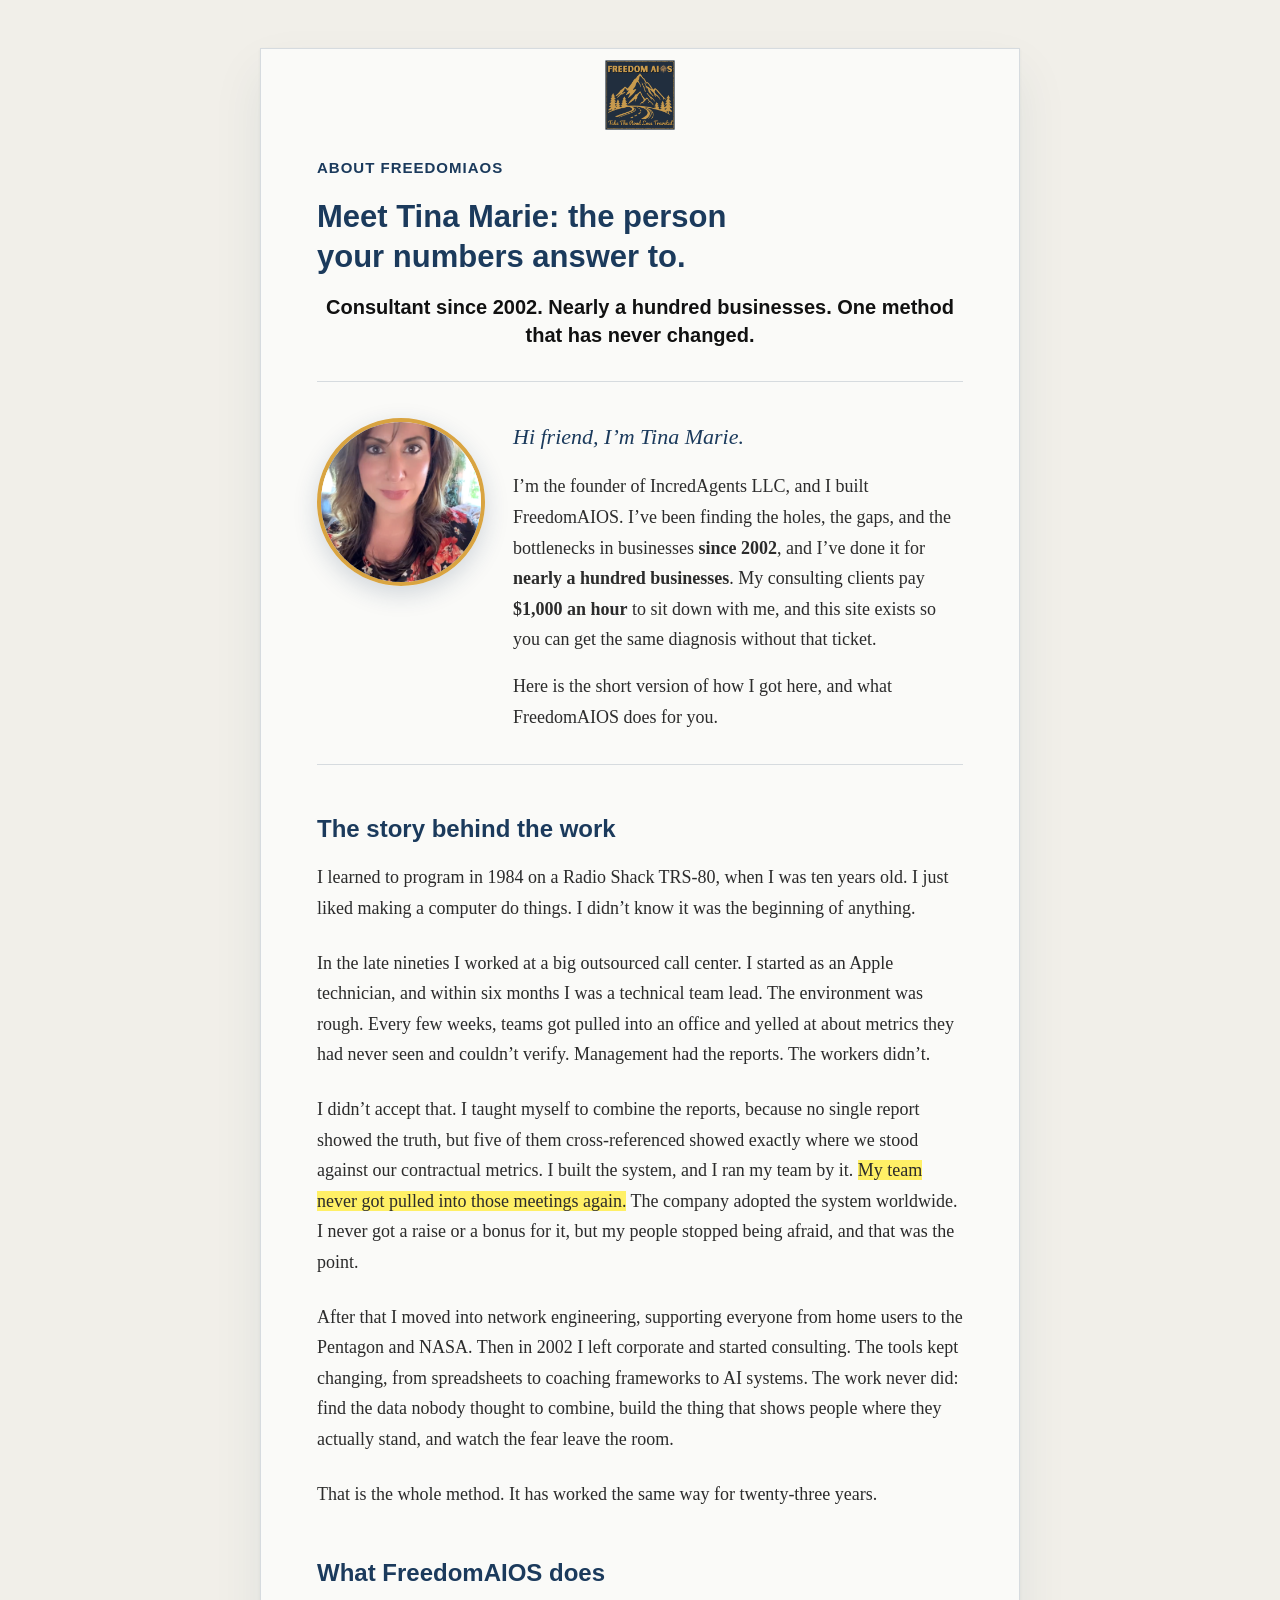
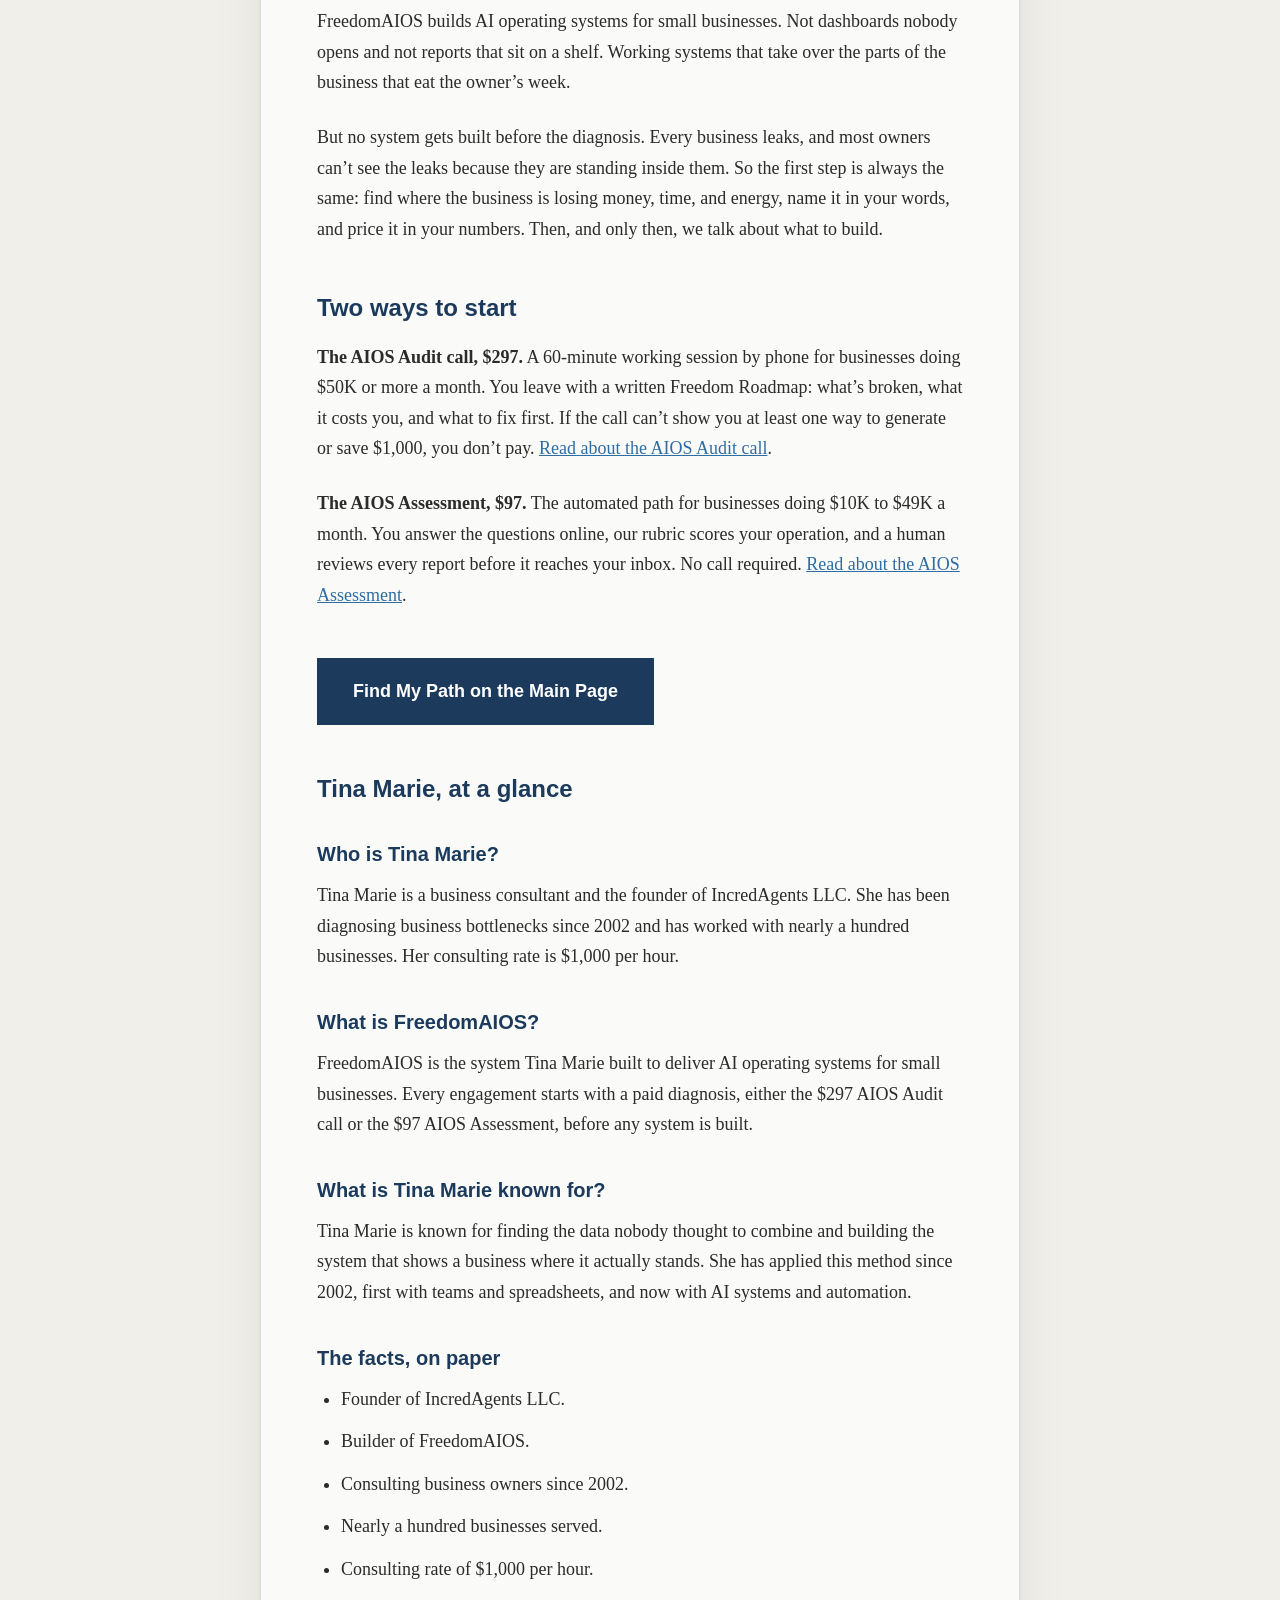
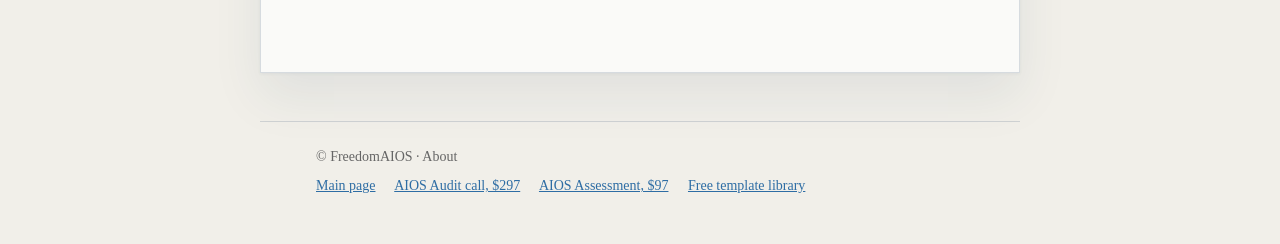
<file: about/index.html>
<!DOCTYPE html>
<html lang="en"><head><meta http-equiv="Content-Type" content="text/html; charset=UTF-8">

<meta name="viewport" content="width=device-width, initial-scale=1.0">
<title>About FreedomAIOS: Tina Marie, Founder</title>
<meta name="description" content="Tina Marie has been finding and fixing business bottlenecks since 2002, for nearly a hundred businesses. She is the founder of IncredAgents LLC and the builder of FreedomAIOS.">
<link rel="canonical" href="https://freedomaios.com/about/">
<meta property="og:type" content="website">
<meta property="og:url" content="https://freedomaios.com/about/">
<meta property="og:site_name" content="FreedomAIOS">
<meta property="og:title" content="About FreedomAIOS: Tina Marie, Founder">
<meta property="og:description" content="Business bottleneck diagnosis since 2002, for nearly a hundred businesses. Founder of IncredAgents LLC. Builder of FreedomAIOS.">
<meta property="og:image" content="https://freedomaios.com/assets/img/og-image-v3.png">
<meta property="og:image:width" content="1200">
<meta property="og:image:height" content="630">
<meta name="twitter:card" content="summary_large_image">
<meta name="twitter:title" content="About FreedomAIOS: Tina Marie, Founder">
<meta name="twitter:description" content="Business bottleneck diagnosis since 2002, for nearly a hundred businesses. Founder of IncredAgents LLC. Builder of FreedomAIOS.">
<meta name="twitter:image" content="https://freedomaios.com/assets/img/og-image-v3.png">
<link rel="icon" href="../favicon.ico" sizes="any">
<link rel="icon" type="image/png" sizes="32x32" href="../favicon-32.png">
<link rel="apple-touch-icon" href="../apple-touch-icon-180.png">
<style>
  * { margin: 0; padding: 0; box-sizing: border-box; }
  body {
    background: #F1EFE9;
    color: #2B2B2B;
    font-family: Georgia, 'Times New Roman', serif;
    font-size: 18px;
    line-height: 1.7;
    text-align: left;
  }
  .wrap {
    max-width: 760px;
    margin: 48px auto;
    padding: 10px 56px 64px;
    background: #FAFAF8;
    border: 1px solid rgba(27, 58, 92, 0.16);
    box-shadow:
      0 1px 3px rgba(27, 58, 92, 0.06),
      0 24px 48px rgba(27, 58, 92, 0.08);
  }
  .masthead {
    margin: 0 0 24px;
    font-family: Arial, Helvetica, sans-serif;
    font-size: 14px;
    font-weight: bold;
    color: #666666;
    text-align: center;
  }
  .masthead .brand-logo {
    height: 72px;
    width: auto;
    display: block;
    margin: 0 auto 14px;
  }
  .hook {
    text-align: center;
    margin-bottom: 36px;
    padding-bottom: 32px;
    border-bottom: 1px solid rgba(27, 58, 92, 0.16);
  }
  .hook .prehead {
    font-family: Arial, Helvetica, sans-serif;
    font-size: 15px;
    font-weight: bold;
    letter-spacing: 1px;
    text-transform: uppercase;
    color: #1B3A5C;
    margin-bottom: 16px;
    text-align: left;
  }
  .hook .headline {
    font-family: Arial, Helvetica, sans-serif;
    font-size: 31px;
    font-weight: 900;
    line-height: 1.3;
    color: #1B3A5C;
    text-align: left;
    text-wrap: balance;
    margin-bottom: 16px;
  }
  .hook .subhead {
    font-family: Arial, Helvetica, sans-serif;
    font-size: 20px;
    font-weight: bold;
    line-height: 1.4;
    color: #111111;
    text-align: center;
  }
  h2 {
    font-family: Arial, Helvetica, sans-serif;
    font-size: 24px;
    font-weight: 700;
    line-height: 1.3;
    color: #1B3A5C;
    text-align: left;
    margin-top: 48px;
    margin-bottom: 18px;
  }
  h3 {
    font-family: Arial, Helvetica, sans-serif;
    font-size: 20px;
    font-weight: 700;
    line-height: 1.4;
    color: #1B3A5C;
    text-align: left;
    margin-top: 36px;
    margin-bottom: 12px;
  }
  p { margin-bottom: 24px; text-align: left; }
  .highlight { background-color: #FFF066; }
  a { color: #2E6DA4; text-decoration: underline; }
  a:visited { color: #2E6DA4; }
  ul.facts {
    margin: 0 0 24px 24px;
  }
  ul.facts li {
    margin-bottom: 12px;
  }
  .cta {
    margin: 48px 0 24px;
  }
  .cta a.btn {
    display: inline-block;
    background: #1B3A5C;
    color: #FFFFFF;
    font-family: Arial, Helvetica, sans-serif;
    font-weight: 700;
    font-size: 18px;
    text-decoration: none;
    padding: 18px 36px;
    border: none;
    border-radius: 0;
  }
  .cta-note {
    margin-top: 20px;
    font-size: 15px;
    line-height: 1.6;
    color: #666666;
    max-width: 520px;
  }
  .intro {
    display: flex;
    gap: 28px;
    align-items: flex-start;
    margin-bottom: 36px;
    padding-bottom: 32px;
    border-bottom: 1px solid rgba(27, 58, 92, 0.16);
  }
  .intro .photo {
    flex: 0 0 168px;
  }
  .intro .photo img {
    width: 168px;
    height: 168px;
    border-radius: 50%;
    object-fit: cover;
    border: 4px solid #D9A441;
    box-shadow: 0 8px 24px rgba(27, 58, 92, 0.18);
    display: block;
  }
  .intro .bio p {
    margin-bottom: 16px;
  }
  .intro .bio p:last-child {
    margin-bottom: 0;
  }
  .intro .sig {
    font-family: Georgia, serif;
    font-style: italic;
    font-size: 22px;
    color: #1B3A5C;
  }
  @media (max-width: 640px) {
    .intro { flex-direction: column; align-items: center; text-align: left; }
  }
  footer {
    max-width: 760px;
    margin: 0 auto;
    padding: 24px 56px 48px;
    font-family: Georgia, serif;
    font-size: 14px;
    line-height: 1.5;
    color: #666666;
    text-align: left;
    border-top: 1px solid rgba(27, 58, 92, 0.16);
  }
  footer .foot-nav { margin-top: 8px; }
  footer .foot-nav a { margin-right: 16px; }
  @media (max-width: 640px) {
    .wrap {
      margin: 0 auto;
      padding: 10px 24px 40px;
      border-left: none;
      border-right: none;
    }
    .hook .headline { font-size: 27px; }
    .hook .subhead { font-size: 18px; }
    footer { padding: 24px 24px 40px; }
  }
</style>
<script type="application/ld+json">
{
  "@context": "https://schema.org",
  "@type": "AboutPage",
  "name": "About FreedomAIOS: Tina Marie, Founder",
  "url": "https://freedomaios.com/about/",
  "description": "The founder page for Tina Marie, founder of IncredAgents LLC and builder of FreedomAIOS, covering her story, her method, and the audit and assessment paths she offers.",
  "isPartOf": {
    "@type": "WebSite",
    "name": "FreedomAIOS",
    "url": "https://freedomaios.com/"
  },
  "mainEntity": {
    "@type": "Person",
    "name": "Tina Marie",
    "url": "https://freedomaios.com/about/",
    "image": "https://freedomaios.com/assets/img/team/tina-headshot-2x.png",
    "jobTitle": "Founder",
    "description": "Tina Marie is a business consultant and the founder of IncredAgents LLC. She has been diagnosing business bottlenecks since 2002 and has worked with nearly a hundred businesses. She built FreedomAIOS, a system of AI operating systems for small businesses.",
    "worksFor": {
      "@type": "Organization",
      "name": "IncredAgents LLC",
      "founder": {
        "@type": "Person",
        "name": "Tina Marie"
      }
    },
    "knowsAbout": [
      "Business systems",
      "AI operations",
      "Operations audits",
      "Business process automation"
    ]
  }
}
</script>
<style data-editstyle>
  #editbar {
    display: none; position: fixed; right: 14px; bottom: 14px; z-index: 9999;
    background: #10293F; padding: 10px 12px; border-radius: 10px;
    box-shadow: 0 6px 24px rgba(0,0,0,0.35); width: 190px;
  }
  #editbar button {
    display: block; width: 100%; margin: 4px 0; padding: 8px 10px;
    font: 600 13px Arial, sans-serif; border: 0; border-radius: 6px; cursor: pointer;
  }
  #editbar .eb-toggle { background: #D9A441; color: #1B3A5C; }
  #editbar .eb-save { background: #1E7A4C; color: #fff; }
  #editbar .eb-hint { font-size: 11px; color: #b8c8d8; text-align: center; padding-top: 4px; }
  body.editing #editbar { display: block; }
  body.editing [data-editable] { outline: 2px dashed rgba(217,164,65,0.7); outline-offset: 2px; }
</style>
</head>
<body>

<div class="wrap">

  <div class="masthead" data-editable contenteditable="false" onclick="if(document.body.classList.contains('editing')){this.contentEditable='true';this.focus();}" onblur="this.contentEditable='false'"><a href="../"><img class="brand-logo" src="../assets/img/brand/logo-transparent.png" alt="FreedomAIOS - Take The Road Less Traveled"></a></div>

  <div class="hook">
    <div class="prehead" data-editable contenteditable="false" onclick="if(document.body.classList.contains('editing')){this.contentEditable='true';this.focus();}" onblur="this.contentEditable='false'">ABOUT FREEDOMIAOS</div>
    <h1 class="headline" data-editable contenteditable="false" onclick="if(document.body.classList.contains('editing')){this.contentEditable='true';this.focus();}" onblur="this.contentEditable='false'">Meet Tina Marie: the person your numbers answer to.</h1>
    <div class="subhead" data-editable contenteditable="false" onclick="if(document.body.classList.contains('editing')){this.contentEditable='true';this.focus();}" onblur="this.contentEditable='false'">Consultant since 2002. Nearly a hundred businesses. One method that has never changed.</div>
  </div>

  <!-- ==================== INTRO ==================== -->
  <div class="intro">
    <div class="photo">
      <img src="../assets/img/team/tina-headshot-2x.png" alt="Tina Marie, founder of IncredAgents LLC and builder of FreedomAIOS">
    </div>
    <div class="bio">
      <p data-editable contenteditable="false" onclick="if(document.body.classList.contains('editing')){this.contentEditable='true';this.focus();}" onblur="this.contentEditable='false'"><span class="sig">Hi friend, I&rsquo;m Tina Marie.</span></p>
      <p data-editable contenteditable="false" onclick="if(document.body.classList.contains('editing')){this.contentEditable='true';this.focus();}" onblur="this.contentEditable='false'">I&rsquo;m the founder of IncredAgents LLC, and I built FreedomAIOS. I&rsquo;ve been finding the holes, the gaps, and the bottlenecks in businesses <strong>since 2002</strong>, and I&rsquo;ve done it for <strong>nearly a hundred businesses</strong>. My consulting clients pay <strong>$1,000 an hour</strong> to sit down with me, and this site exists so you can get the same diagnosis without that ticket.</p>
      <p data-editable contenteditable="false" onclick="if(document.body.classList.contains('editing')){this.contentEditable='true';this.focus();}" onblur="this.contentEditable='false'">Here is the short version of how I got here, and what FreedomAIOS does for you.</p>
    </div>
  </div>

  <!-- ==================== STORY ==================== -->
  <h2 data-editable contenteditable="false" onclick="if(document.body.classList.contains('editing')){this.contentEditable='true';this.focus();}" onblur="this.contentEditable='false'">The story behind the work</h2>

  <p data-editable contenteditable="false" onclick="if(document.body.classList.contains('editing')){this.contentEditable='true';this.focus();}" onblur="this.contentEditable='false'">I learned to program in 1984 on a Radio Shack TRS-80, when I was ten years old. I just liked making a computer do things. I didn&rsquo;t know it was the beginning of anything.</p>

  <p data-editable contenteditable="false" onclick="if(document.body.classList.contains('editing')){this.contentEditable='true';this.focus();}" onblur="this.contentEditable='false'">In the late nineties I worked at a big outsourced call center. I started as an Apple technician, and within six months I was a technical team lead. The environment was rough. Every few weeks, teams got pulled into an office and yelled at about metrics they had never seen and couldn&rsquo;t verify. Management had the reports. The workers didn&rsquo;t.</p>

  <p data-editable contenteditable="false" onclick="if(document.body.classList.contains('editing')){this.contentEditable='true';this.focus();}" onblur="this.contentEditable='false'">I didn&rsquo;t accept that. I taught myself to combine the reports, because no single report showed the truth, but five of them cross-referenced showed exactly where we stood against our contractual metrics. I built the system, and I ran my team by it. <span class="highlight">My team never got pulled into those meetings again.</span> The company adopted the system worldwide. I never got a raise or a bonus for it, but my people stopped being afraid, and that was the point.</p>

  <p data-editable contenteditable="false" onclick="if(document.body.classList.contains('editing')){this.contentEditable='true';this.focus();}" onblur="this.contentEditable='false'">After that I moved into network engineering, supporting everyone from home users to the Pentagon and NASA. Then in 2002 I left corporate and started consulting. The tools kept changing, from spreadsheets to coaching frameworks to AI systems. The work never did: find the data nobody thought to combine, build the thing that shows people where they actually stand, and watch the fear leave the room.</p>

  <p data-editable contenteditable="false" onclick="if(document.body.classList.contains('editing')){this.contentEditable='true';this.focus();}" onblur="this.contentEditable='false'">That is the whole method. It has worked the same way for twenty-three years.</p>

  <!-- ==================== WHAT FREEDOMIAOS DOES ==================== -->
  <h2 data-editable contenteditable="false" onclick="if(document.body.classList.contains('editing')){this.contentEditable='true';this.focus();}" onblur="this.contentEditable='false'">What FreedomAIOS does</h2>

  <p data-editable contenteditable="false" onclick="if(document.body.classList.contains('editing')){this.contentEditable='true';this.focus();}" onblur="this.contentEditable='false'">FreedomAIOS builds AI operating systems for small businesses. Not dashboards nobody opens and not reports that sit on a shelf. Working systems that take over the parts of the business that eat the owner&rsquo;s week.</p>

  <p data-editable contenteditable="false" onclick="if(document.body.classList.contains('editing')){this.contentEditable='true';this.focus();}" onblur="this.contentEditable='false'">But no system gets built before the diagnosis. Every business leaks, and most owners can&rsquo;t see the leaks because they are standing inside them. So the first step is always the same: find where the business is losing money, time, and energy, name it in your words, and price it in your numbers. Then, and only then, we talk about what to build.</p>

  <!-- ==================== TWO PATHS ==================== -->
  <h2 data-editable contenteditable="false" onclick="if(document.body.classList.contains('editing')){this.contentEditable='true';this.focus();}" onblur="this.contentEditable='false'">Two ways to start</h2>

  <p data-editable contenteditable="false" onclick="if(document.body.classList.contains('editing')){this.contentEditable='true';this.focus();}" onblur="this.contentEditable='false'"><strong>The AIOS Audit call, $297.</strong> A 60-minute working session by phone for businesses doing $50K or more a month. You leave with a written Freedom Roadmap: what&rsquo;s broken, what it costs you, and what to fix first. If the call can&rsquo;t show you at least one way to generate or save $1,000, you don&rsquo;t pay. <a href="../audit/">Read about the AIOS Audit call</a>.</p>

  <p data-editable contenteditable="false" onclick="if(document.body.classList.contains('editing')){this.contentEditable='true';this.focus();}" onblur="this.contentEditable='false'"><strong>The AIOS Assessment, $97.</strong> The automated path for businesses doing $10K to $49K a month. You answer the questions online, our rubric scores your operation, and a human reviews every report before it reaches your inbox. No call required. <a href="../assessment/">Read about the AIOS Assessment</a>.</p>

  <div class="cta">
    <a class="btn" href="../#book-your-audit-call">Find My Path on the Main Page</a>
  </div>

  <!-- ==================== FOUNDER, QUOTABLE ==================== -->
  <h2 data-editable contenteditable="false" onclick="if(document.body.classList.contains('editing')){this.contentEditable='true';this.focus();}" onblur="this.contentEditable='false'">Tina Marie, at a glance</h2>

  <h3 data-editable contenteditable="false" onclick="if(document.body.classList.contains('editing')){this.contentEditable='true';this.focus();}" onblur="this.contentEditable='false'">Who is Tina Marie?</h3>
  <p data-editable contenteditable="false" onclick="if(document.body.classList.contains('editing')){this.contentEditable='true';this.focus();}" onblur="this.contentEditable='false'">Tina Marie is a business consultant and the founder of IncredAgents LLC. She has been diagnosing business bottlenecks since 2002 and has worked with nearly a hundred businesses. Her consulting rate is $1,000 per hour.</p>

  <h3 data-editable contenteditable="false" onclick="if(document.body.classList.contains('editing')){this.contentEditable='true';this.focus();}" onblur="this.contentEditable='false'">What is FreedomAIOS?</h3>
  <p data-editable contenteditable="false" onclick="if(document.body.classList.contains('editing')){this.contentEditable='true';this.focus();}" onblur="this.contentEditable='false'">FreedomAIOS is the system Tina Marie built to deliver AI operating systems for small businesses. Every engagement starts with a paid diagnosis, either the $297 AIOS Audit call or the $97 AIOS Assessment, before any system is built.</p>

  <h3 data-editable contenteditable="false" onclick="if(document.body.classList.contains('editing')){this.contentEditable='true';this.focus();}" onblur="this.contentEditable='false'">What is Tina Marie known for?</h3>
  <p data-editable contenteditable="false" onclick="if(document.body.classList.contains('editing')){this.contentEditable='true';this.focus();}" onblur="this.contentEditable='false'">Tina Marie is known for finding the data nobody thought to combine and building the system that shows a business where it actually stands. She has applied this method since 2002, first with teams and spreadsheets, and now with AI systems and automation.</p>

  <h3 data-editable contenteditable="false" onclick="if(document.body.classList.contains('editing')){this.contentEditable='true';this.focus();}" onblur="this.contentEditable='false'">The facts, on paper</h3>
  <ul class="facts" data-editable contenteditable="false" onclick="if(document.body.classList.contains('editing')){this.contentEditable='true';this.focus();}" onblur="this.contentEditable='false'">
    <li>Founder of IncredAgents LLC.</li>
    <li>Builder of FreedomAIOS.</li>
    <li>Consulting business owners since 2002.</li>
    <li>Nearly a hundred businesses served.</li>
    <li>Consulting rate of $1,000 per hour.</li>
  </ul>

</div>

<footer>
  &copy; FreedomAIOS &middot; About
  <div class="foot-nav">
    <a href="../">Main page</a>
    <a href="../audit/">AIOS Audit call, $297</a>
    <a href="../assessment/">AIOS Assessment, $97</a>
    <a href="../module-templates/">Free template library</a>
  </div>

<div id="editbar">
  <button class="eb-toggle" onclick="document.body.classList.toggle('editing')">Toggle Edit Mode</button>
  <button class="eb-save" onclick="saveEdits()">Save (Download HTML)</button>
  <div class="eb-hint">Text is editable in place. Save downloads a copy.</div>
</div>
<script data-editscript>
function saveEdits() {
  var clone = document.documentElement.cloneNode(true);
  clone.querySelector('#editbar')?.remove();
  clone.querySelector('script[data-editscript]')?.remove();
  clone.querySelector('style[data-editstyle]')?.remove();
  var blob = new Blob(['<!DOCTYPE html>\n' + clone.outerHTML], {type: 'text/html'});
  var a = document.createElement('a');
  a.href = URL.createObjectURL(blob);
  a.download = 'freedomaios-about-edited.html';
  a.click();
}
</script>
</footer>
</body>
</html>
</file>
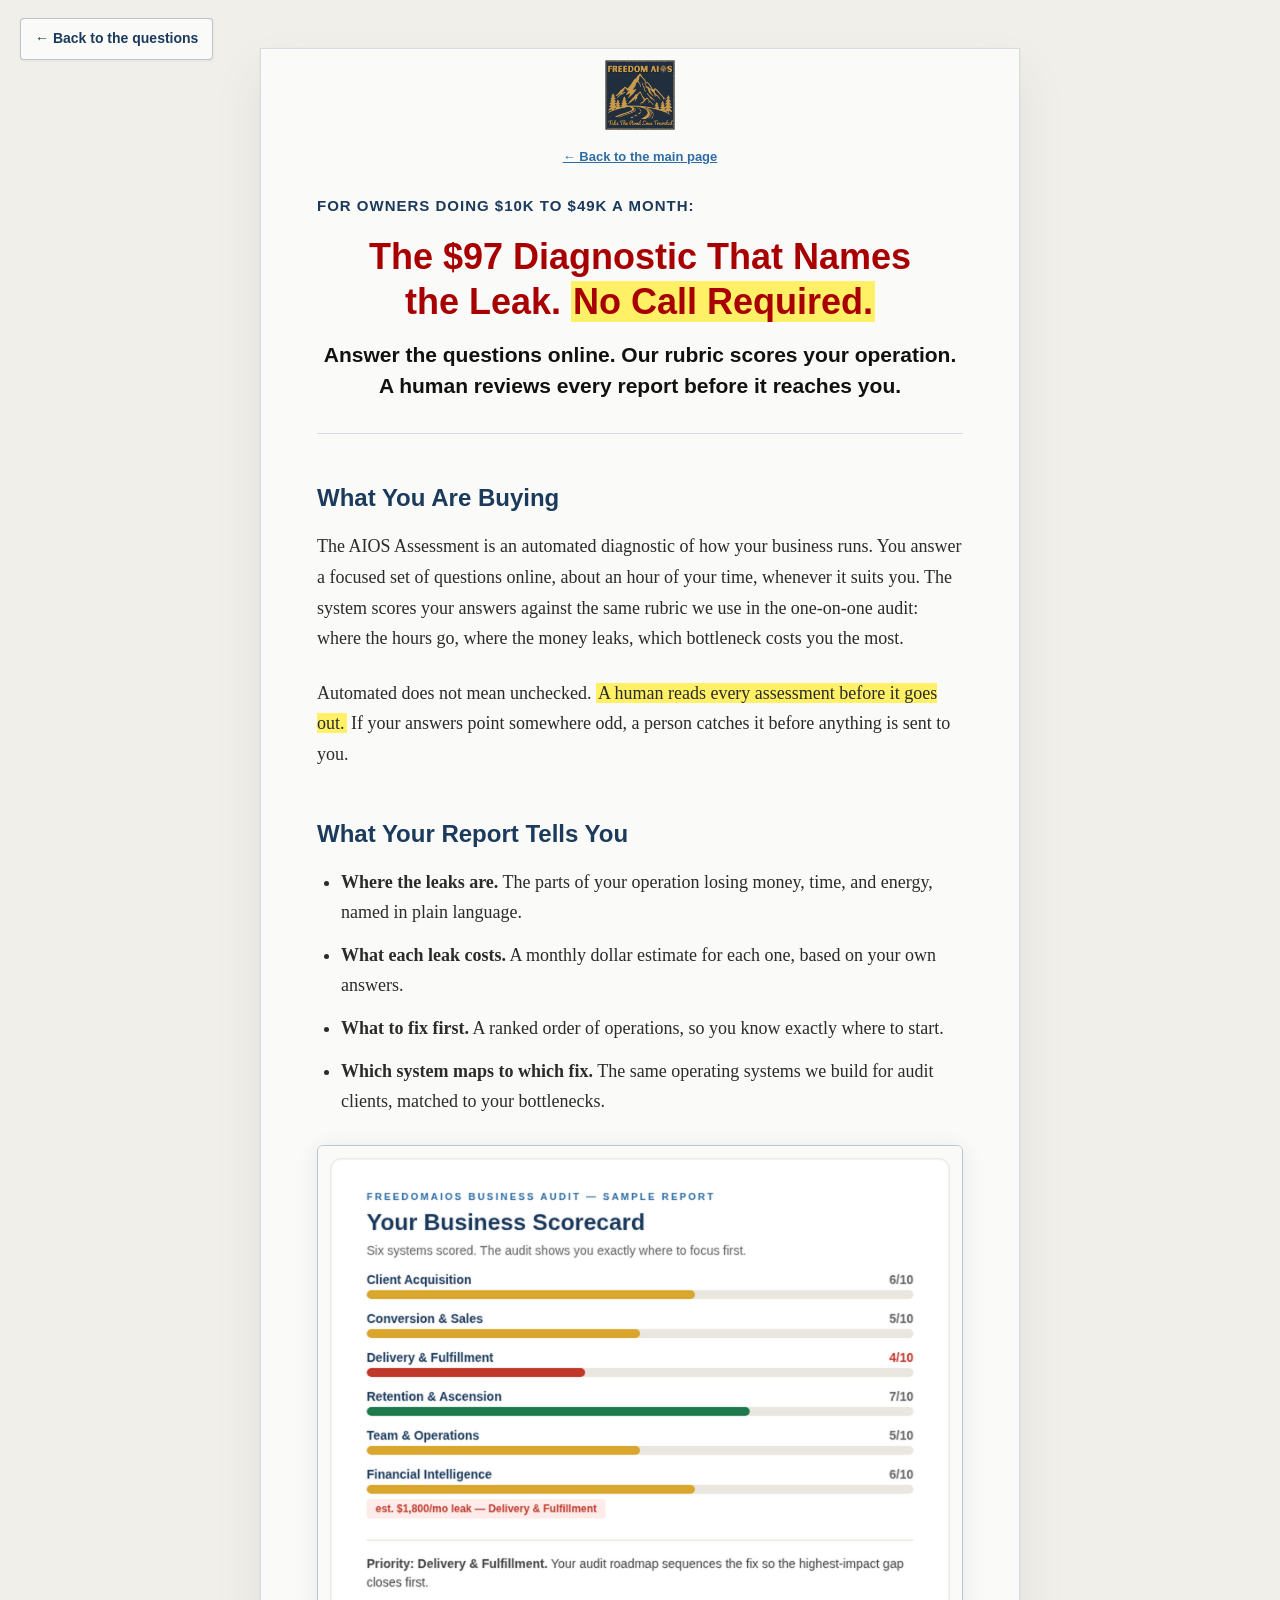
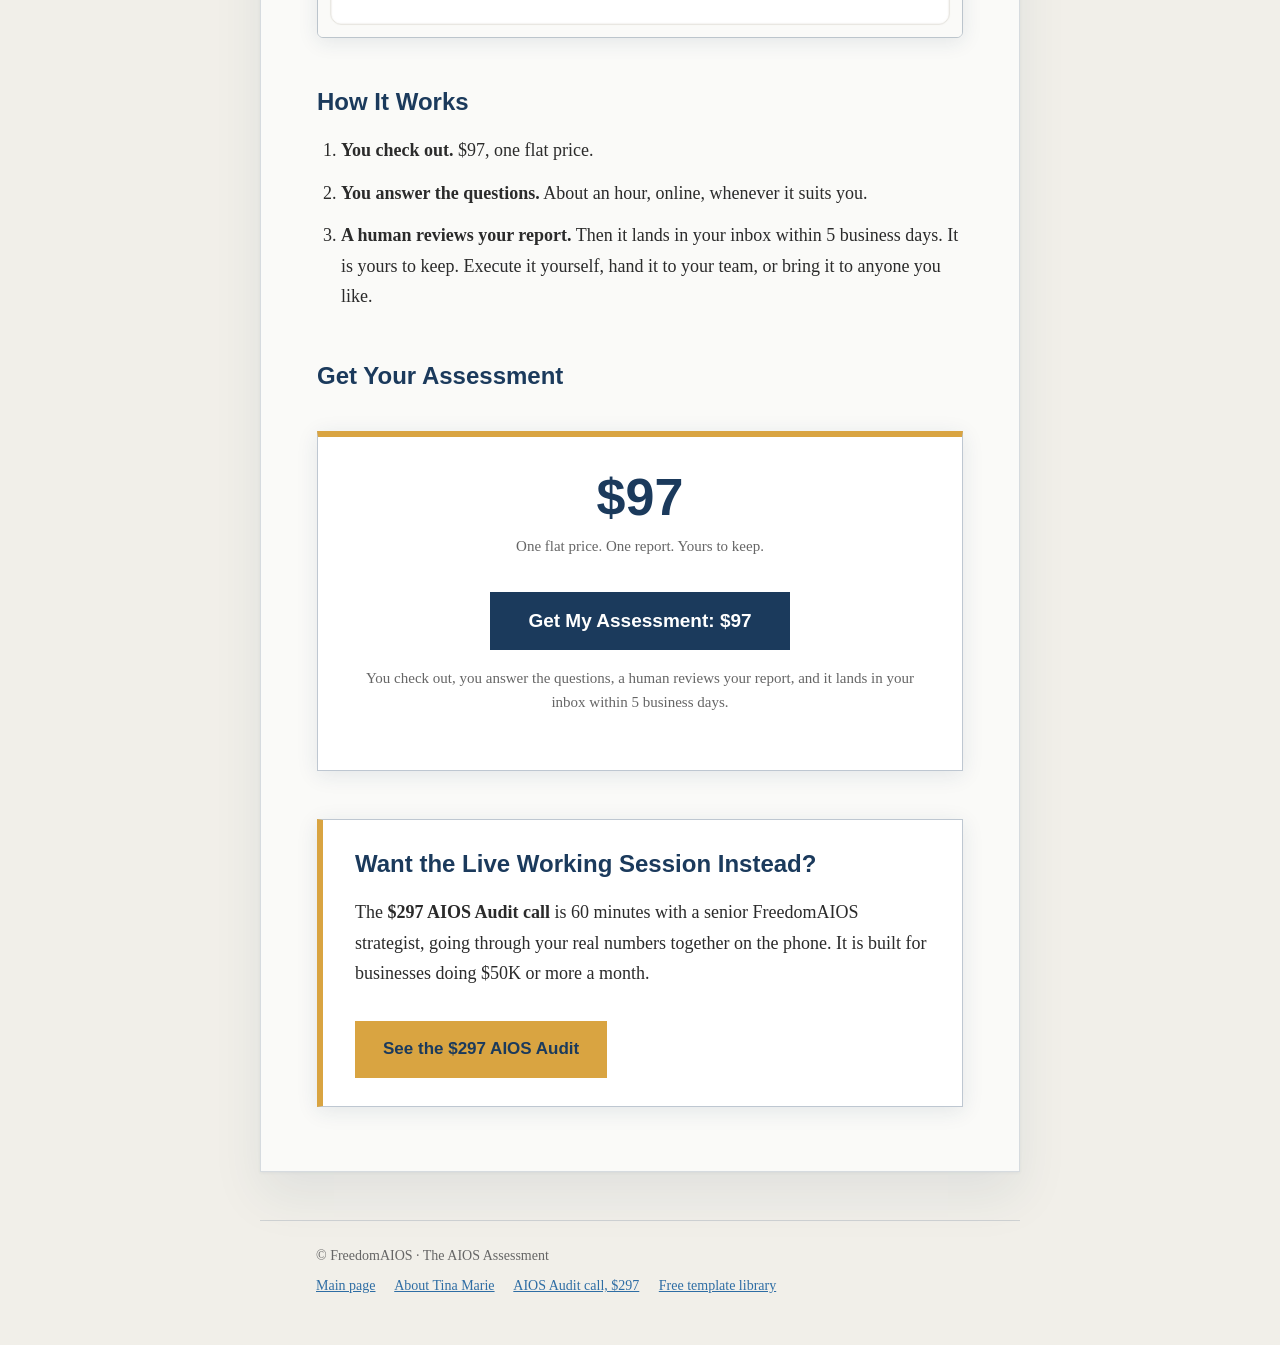
<file: assessment/index.html>
<!DOCTYPE html>
<html lang="en">
<head>
<meta charset="UTF-8">
<meta name="viewport" content="width=device-width, initial-scale=1.0">
<title>The AIOS Assessment: Sharp Eyes on Your Numbers, No Call Required | FreedomAIOS</title>
<meta name="description" content="Answer the questions online. Our rubric scores your operation. A human reviews every report before delivery. No call required. $97 flat.">
<meta property="og:type" content="website">
<meta property="og:url" content="https://freedomaios.com/assessment/">
<meta property="og:site_name" content="FreedomAIOS">
<meta property="og:title" content="The AIOS Assessment: Sharp Eyes on Your Numbers, No Call Required">
<meta property="og:description" content="An automated, rubric-based diagnostic of your business. Every report is reviewed by a human before it reaches you. $97 flat.">
<meta property="og:image" content="https://freedomaios.com/assets/img/og-image-v3.png">
<meta property="og:image:width" content="1200">
<meta property="og:image:height" content="630">
<meta name="twitter:card" content="summary_large_image">
<meta name="twitter:title" content="The AIOS Assessment: Sharp Eyes on Your Numbers, No Call Required">
<meta name="twitter:description" content="An automated, rubric-based diagnostic of your business, reviewed by a human before delivery. $97 flat.">
<meta name="twitter:image" content="https://freedomaios.com/assets/img/og-image-v3.png">
<link rel="icon" href="../favicon.ico" sizes="any">
<link rel="icon" type="image/png" sizes="32x32" href="../favicon-32.png">
<link rel="apple-touch-icon" href="../apple-touch-icon-180.png">
<style>
  * { margin: 0; padding: 0; box-sizing: border-box; }
  body {
    background: #F1EFE9;
    color: #2B2B2B;
    font-family: Georgia, 'Times New Roman', serif;
    font-size: 18px;
    line-height: 1.7;
    text-align: left;
  }
  .wrap {
    max-width: 760px;
    margin: 48px auto;
    padding: 10px 56px 64px;
    background: #FAFAF8;
    border: 1px solid rgba(27, 58, 92, 0.16);
    box-shadow:
      0 1px 3px rgba(27, 58, 92, 0.06),
      0 24px 48px rgba(27, 58, 92, 0.08);
  }
  .masthead {
    margin: 0 0 24px;
    font-family: Arial, Helvetica, sans-serif;
    font-size: 14px;
    font-weight: bold;
    color: #666666;
    text-align: center;
  }
  .masthead .brand-logo {
    height: 72px;
    width: auto;
    display: block;
    margin: 0 auto 14px;
  }
  .masthead .back-home {
    font-size: 13px;
    color: #2E6DA4;
  }
  .back-qualifier {
    position: absolute;
    top: 18px;
    left: 20px;
    font-family: Arial, Helvetica, sans-serif;
    font-size: 14px;
    font-weight: bold;
    color: #1B3A5C;
    text-decoration: none;
    padding: 8px 14px;
    background: #FAFAF8;
    border: 1px solid rgba(27, 58, 92, 0.28);
    border-radius: 4px;
    box-shadow: 0 1px 3px rgba(27, 58, 92, 0.08);
  }
  .back-qualifier:hover { background: #EEF3F8; }
  .hook {
    text-align: center;
    margin-bottom: 36px;
    padding-bottom: 32px;
    border-bottom: 1px solid rgba(27, 58, 92, 0.16);
  }
  .hook .prehead {
    font-family: Arial, Helvetica, sans-serif;
    font-size: 15px;
    font-weight: bold;
    letter-spacing: 1px;
    text-transform: uppercase;
    color: #1B3A5C;
    margin-bottom: 16px;
    text-align: left;
  }
  .hook .headline {
    font-family: Arial, Helvetica, sans-serif;
    font-size: 36px;
    font-weight: 900;
    line-height: 1.25;
    color: #A80000;
    text-align: center;
    text-wrap: balance;
    margin-bottom: 16px;
  }
  .hook .subhead {
    font-family: Arial, Helvetica, sans-serif;
    font-size: 21px;
    font-weight: bold;
    line-height: 1.45;
    color: #111111;
    text-align: center;
  }
  h2 {
    font-family: Arial, Helvetica, sans-serif;
    font-size: 24px;
    font-weight: 700;
    line-height: 1.3;
    color: #1B3A5C;
    text-align: left;
    margin-top: 48px;
    margin-bottom: 18px;
  }
  p { margin-bottom: 24px; }
  ul, ol { margin: 0 0 24px 24px; }
  li { margin-bottom: 12px; }
  a { color: #2E6DA4; text-decoration: underline; }
  a:visited { color: #2E6DA4; }
  .hl { background-color: #FFF066; padding: 0 2px; }
  .price-band {
    margin: 40px 0;
    padding: 32px;
    background: #FFFFFF;
    border: 1px solid rgba(27, 58, 92, 0.28);
    border-top: 6px solid #D9A441;
    box-shadow: 0 4px 20px rgba(27, 58, 92, 0.10);
    text-align: center;
  }
  .price-band .amount {
    font-family: Arial, Helvetica, sans-serif;
    font-size: 52px;
    font-weight: 700;
    color: #1B3A5C;
    line-height: 1.1;
  }
  .price-band .label {
    font-size: 15px;
    color: #666666;
    margin-top: 8px;
  }
  .cta {
    margin: 32px 0 8px;
    text-align: center;
  }
  .cta .btn {
    display: inline-block;
    background: #1B3A5C;
    color: #FFFFFF;
    font-family: Arial, Helvetica, sans-serif;
    font-weight: 700;
    font-size: 19px;
    text-decoration: none;
    padding: 18px 38px;
    border: none;
    cursor: pointer;
  }
  .cta .btn:hover { background: #14304D; }
  .cta-note {
    margin-top: 16px;
    font-size: 15px;
    line-height: 1.6;
    color: #666666;
    text-align: center;
  }
  .asset-wrap {
    margin: 28px 0;
    border: 1px solid rgba(27, 58, 92, 0.28);
    border-radius: 6px;
    overflow: hidden;
    box-shadow: 0 4px 20px rgba(27, 58, 92, 0.10);
  }
  .asset-wrap img { width: 100%; display: block; }
  .crosslink {
    margin-top: 48px;
    padding: 28px 32px;
    background: #FFFFFF;
    border: 1px solid rgba(27, 58, 92, 0.28);
    border-left: 6px solid #D9A441;
    box-shadow: 0 4px 20px rgba(27, 58, 92, 0.10);
  }
  .crosslink h2 { margin-top: 0; }
  .crosslink .btn {
    display: inline-block;
    background: #D9A441;
    color: #1B3A5C;
    font-family: Arial, Helvetica, sans-serif;
    font-weight: 700;
    font-size: 17px;
    text-decoration: none;
    padding: 14px 28px;
    border: none;
    margin-top: 8px;
  }
  .crosslink .btn:hover { background: #C79335; }
  footer {
    max-width: 760px;
    margin: 0 auto;
    padding: 24px 56px 48px;
    font-family: Georgia, serif;
    font-size: 14px;
    line-height: 1.6;
    color: #666666;
    border-top: 1px solid rgba(27, 58, 92, 0.16);
  }
  footer .foot-nav { margin-top: 8px; }
  footer .foot-nav a { margin-right: 16px; }
  @media (max-width: 640px) {
    .wrap {
      margin: 0 auto;
      padding: 10px 24px 40px;
      border-left: none;
      border-right: none;
    }
    .hook .headline { font-size: 27px; }
    .hook .subhead { font-size: 18px; }
    .price-band .amount { font-size: 40px; }
    .crosslink { padding: 22px 20px; }
    footer { padding: 24px 24px 40px; }
    .back-qualifier { position: static; display: inline-block; margin: 12px 0 0 16px; }
  }
</style>
<script type="application/ld+json">
{
  "@context": "https://schema.org",
  "@graph": [
    {
      "@type": "Organization",
      "@id": "https://freedomaios.com/#organization",
      "name": "FreedomAIOS",
      "url": "https://freedomaios.com/",
      "description": "FreedomAIOS builds AI operating systems for small businesses: audits, templates, and agent skills that turn AI into working business systems."
    },
    {
      "@type": "WebPage",
      "@id": "https://freedomaios.com/assessment/#webpage",
      "url": "https://freedomaios.com/assessment/",
      "name": "The AIOS Assessment",
      "description": "An automated, rubric-based diagnostic of your business. No call required. A human reviews every report before delivery.",
      "isPartOf": { "@id": "https://freedomaios.com/#website" },
      "about": { "@id": "https://freedomaios.com/assessment/#product" }
    },
    {
      "@type": "Product",
      "@id": "https://freedomaios.com/assessment/#product",
      "name": "FreedomAIOS AIOS Assessment",
      "description": "An automated, rubric-based diagnostic of your business operations. You answer a focused set of questions online, the system scores your answers, and a human reviews every report before delivery. The report names your leaks, prices them monthly, and ranks what to fix first.",
      "brand": { "@id": "https://freedomaios.com/#organization" },
      "offers": {
        "@type": "Offer",
        "url": "https://freedomaios.com/assessment/",
        "priceCurrency": "USD",
        "price": "97",
        "description": "$97 flat, one-time. Delivered by email within 5 business days."
      }
    }
  ]
}
</script>
</head>
<body>

<a class="back-qualifier" href="../#book-your-audit-call">&larr; Back to the questions</a>

<div class="wrap">

  <div class="masthead">
    <img class="brand-logo" src="../assets/img/brand/logo-transparent.png" alt="FreedomAIOS - Take The Road Less Traveled">
    <a class="back-home" href="../">&larr; Back to the main page</a>
  </div>

  <div class="hook">
    <div class="prehead">For owners doing $10K to $49K a month:</div>
    <div class="headline">The $97 Diagnostic That Names the Leak. <span class="hl">No Call Required.</span></div>
    <div class="subhead">Answer the questions online. Our rubric scores your operation. A human reviews every report before it reaches you.</div>
  </div>

  <h2>What You Are Buying</h2>

  <p>The AIOS Assessment is an automated diagnostic of how your business runs. You answer a focused set of questions online, about an hour of your time, whenever it suits you. The system scores your answers against the same rubric we use in the one-on-one audit: where the hours go, where the money leaks, which bottleneck costs you the most.</p>

  <p>Automated does not mean unchecked. <span class="hl">A human reads every assessment before it goes out.</span> If your answers point somewhere odd, a person catches it before anything is sent to you.</p>

  <h2>What Your Report Tells You</h2>

  <ul>
    <li><strong>Where the leaks are.</strong> The parts of your operation losing money, time, and energy, named in plain language.</li>
    <li><strong>What each leak costs.</strong> A monthly dollar estimate for each one, based on your own answers.</li>
    <li><strong>What to fix first.</strong> A ranked order of operations, so you know exactly where to start.</li>
    <li><strong>Which system maps to which fix.</strong> The same operating systems we build for audit clients, matched to your bottlenecks.</li>
  </ul>

  <div class="asset-wrap">
    <img src="../assets/img/scorecard-hero-2x.png" alt="Sample diagnostic scorecard: what the AIOS Assessment report looks like">
  </div>

  <h2>How It Works</h2>

  <ol>
    <li><strong>You check out.</strong> $97, one flat price.</li>
    <li><strong>You answer the questions.</strong> About an hour, online, whenever it suits you.</li>
    <li><strong>A human reviews your report.</strong> Then it lands in your inbox within 5 business days. It is yours to keep. Execute it yourself, hand it to your team, or bring it to anyone you like.</li>
  </ol>

  <h2>Get Your Assessment</h2>

  <div class="price-band">
    <div class="amount">$97</div>
    <div class="label">One flat price. One report. Yours to keep.</div>
    <div class="cta">
      <!-- TODO ASHTRID: GHL checkout embed goes here -->
      <button type="button" class="btn" onclick="alert('Checkout is being connected. The GoHighLevel checkout embed goes here.')">Get My Assessment: $97</button>
    </div>
    <p class="cta-note">You check out, you answer the questions, a human reviews your report, and it lands in your inbox within 5 business days.</p>
  </div>

  <div class="crosslink">
    <h2>Want the Live Working Session Instead?</h2>
    <p>The <strong>$297 AIOS Audit call</strong> is 60 minutes with a senior FreedomAIOS strategist, going through your real numbers together on the phone. It is built for businesses doing $50K or more a month.</p>
    <a class="btn" href="../audit/">See the $297 AIOS Audit</a>
  </div>

</div>

<footer>
  &copy; FreedomAIOS &middot; The AIOS Assessment
  <div class="foot-nav">
    <a href="../">Main page</a>
    <a href="../about/">About Tina Marie</a>
    <a href="../audit/">AIOS Audit call, $297</a>
    <a href="../module-templates/">Free template library</a>
  </div>
</footer>

</body>
</html>
</file>
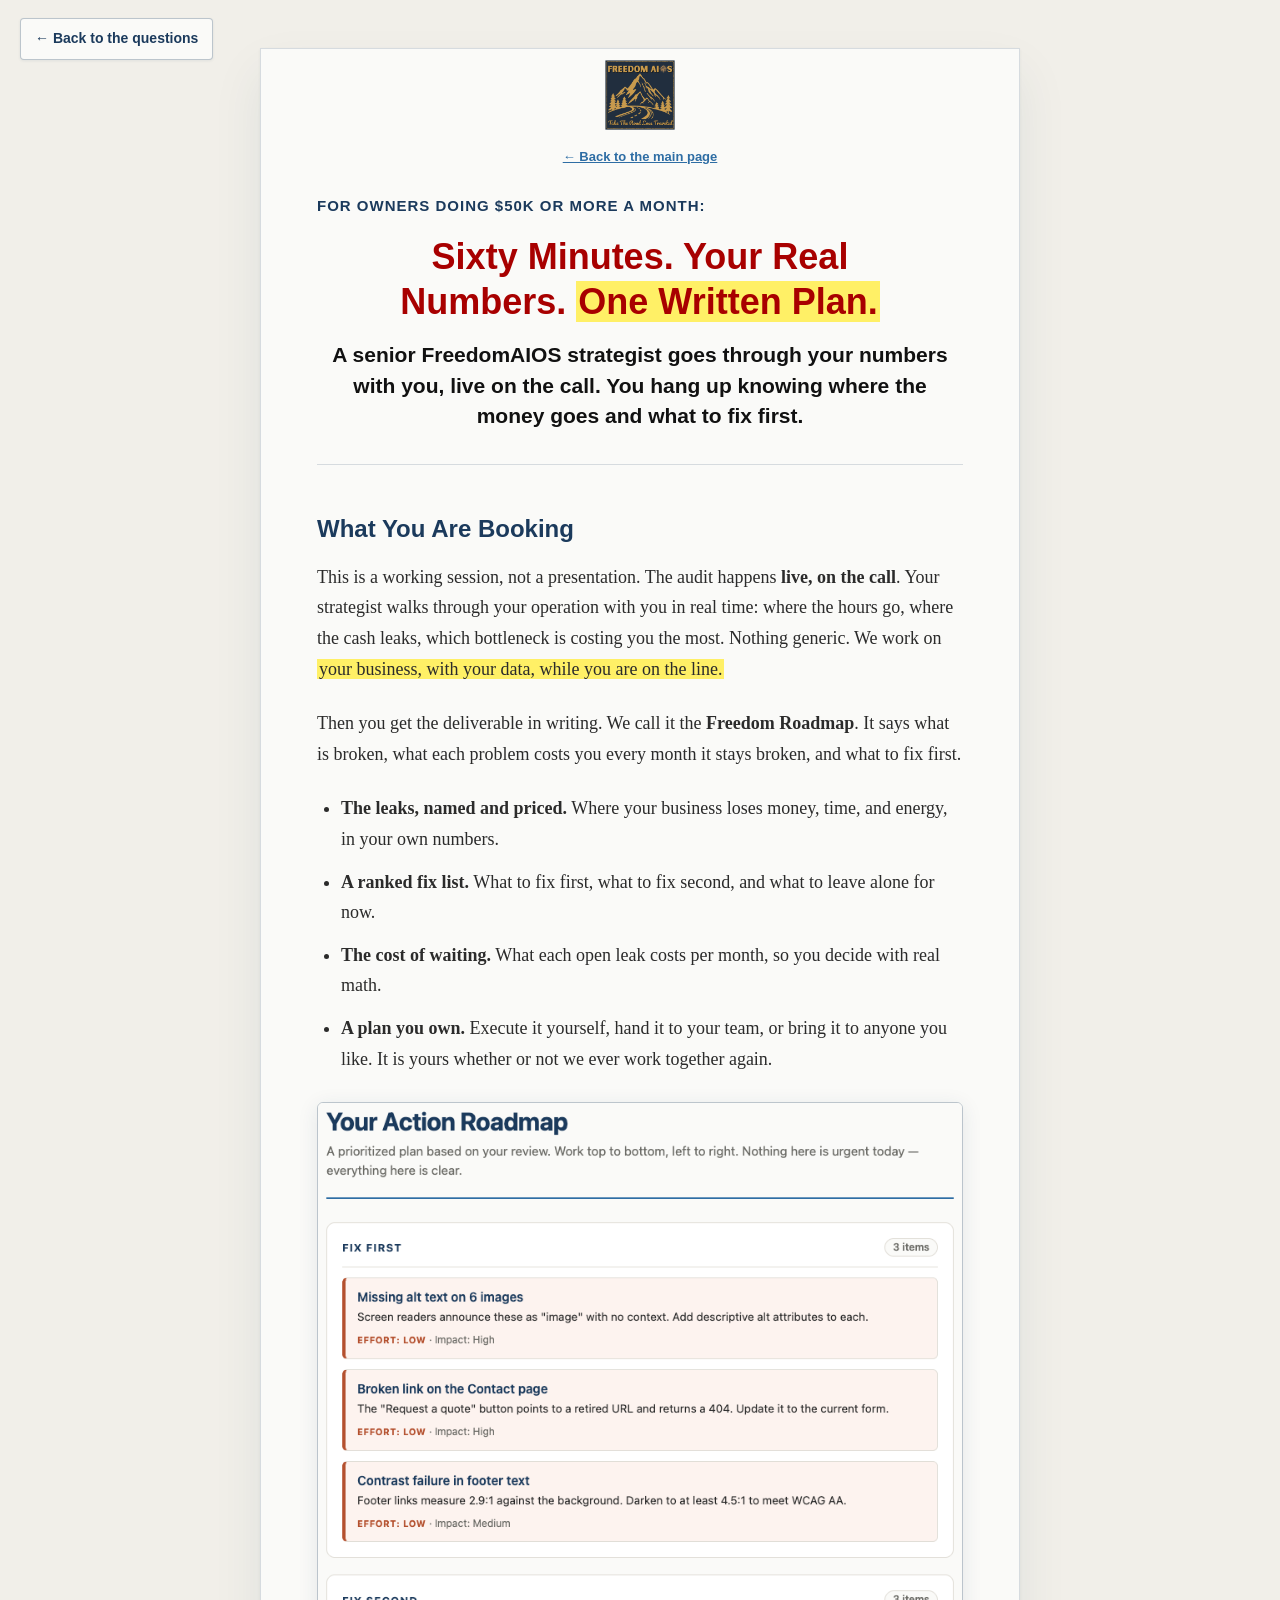
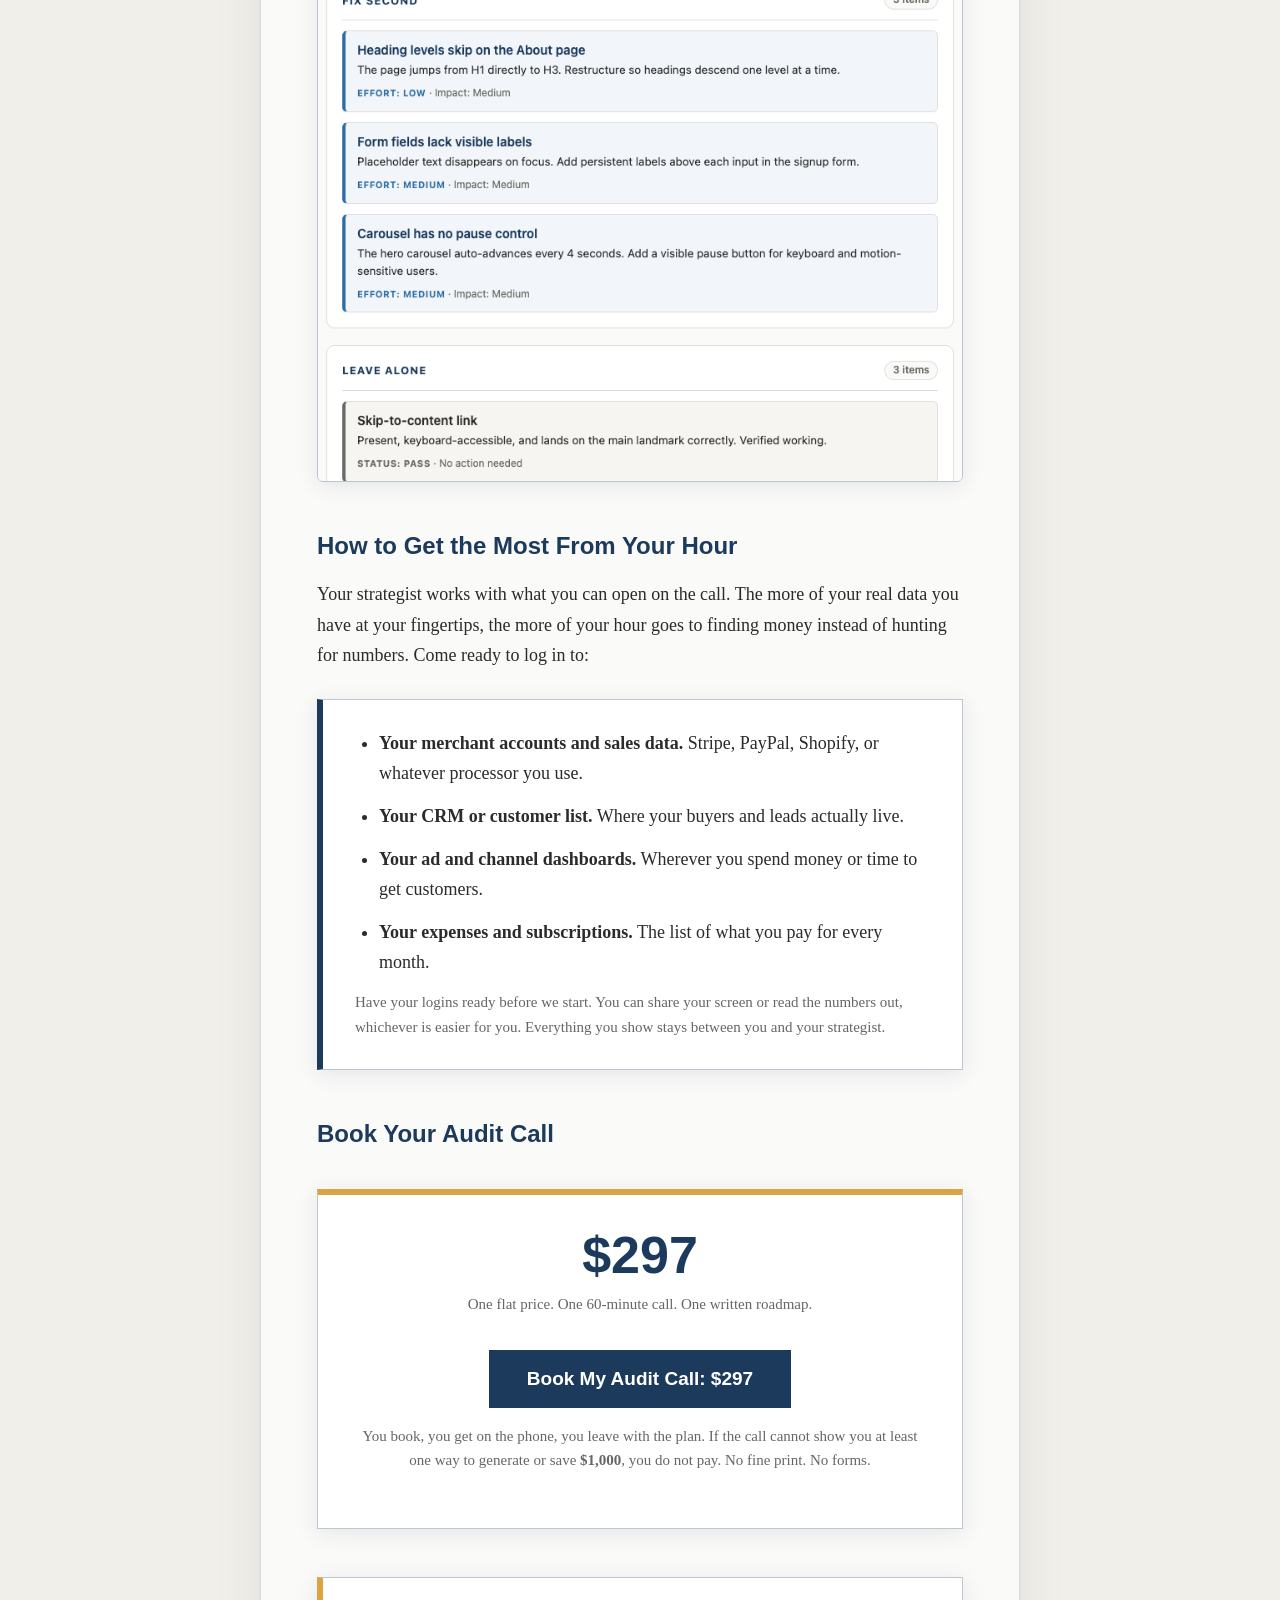
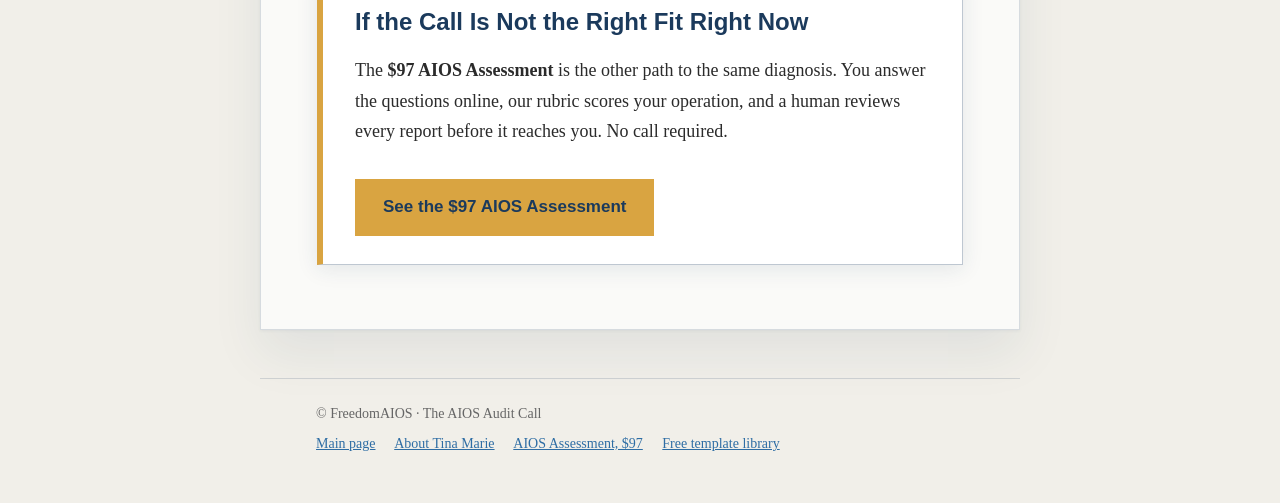
<file: audit/index.html>
<!DOCTYPE html>
<html lang="en">
<head>
<meta charset="UTF-8">
<meta name="viewport" content="width=device-width, initial-scale=1.0">
<title>The AIOS Audit Call: 60 Minutes, Your Real Numbers, One Written Plan | FreedomAIOS</title>
<meta name="description" content="A 60-minute live working session with a senior FreedomAIOS strategist. We go through your real numbers together, on the call. You hang up with a Freedom Roadmap. $297 flat.">
<meta property="og:type" content="website">
<meta property="og:url" content="https://freedomaios.com/audit/">
<meta property="og:site_name" content="FreedomAIOS">
<meta property="og:title" content="The AIOS Audit Call: 60 Minutes, Your Real Numbers, One Written Plan">
<meta property="og:description" content="A live working session with a senior FreedomAIOS strategist. You leave with a written Freedom Roadmap: what is broken, what it costs you, what to fix first. $297 flat.">
<meta property="og:image" content="https://freedomaios.com/assets/img/og-image-v3.png">
<meta property="og:image:width" content="1200">
<meta property="og:image:height" content="630">
<meta name="twitter:card" content="summary_large_image">
<meta name="twitter:title" content="The AIOS Audit Call: 60 Minutes, Your Real Numbers, One Written Plan">
<meta name="twitter:description" content="A live working session with a senior FreedomAIOS strategist. You leave with a written Freedom Roadmap. $297 flat.">
<meta name="twitter:image" content="https://freedomaios.com/assets/img/og-image-v3.png">
<link rel="icon" href="../favicon.ico" sizes="any">
<link rel="icon" type="image/png" sizes="32x32" href="../favicon-32.png">
<link rel="apple-touch-icon" href="../apple-touch-icon-180.png">
<style>
  * { margin: 0; padding: 0; box-sizing: border-box; }
  body {
    background: #F1EFE9;
    color: #2B2B2B;
    font-family: Georgia, 'Times New Roman', serif;
    font-size: 18px;
    line-height: 1.7;
    text-align: left;
  }
  .wrap {
    max-width: 760px;
    margin: 48px auto;
    padding: 10px 56px 64px;
    background: #FAFAF8;
    border: 1px solid rgba(27, 58, 92, 0.16);
    box-shadow:
      0 1px 3px rgba(27, 58, 92, 0.06),
      0 24px 48px rgba(27, 58, 92, 0.08);
  }
  .masthead {
    margin: 0 0 24px;
    font-family: Arial, Helvetica, sans-serif;
    font-size: 14px;
    font-weight: bold;
    color: #666666;
    text-align: center;
  }
  .masthead .brand-logo {
    height: 72px;
    width: auto;
    display: block;
    margin: 0 auto 14px;
  }
  .masthead .back-home {
    font-size: 13px;
    color: #2E6DA4;
  }
  .back-qualifier {
    position: absolute;
    top: 18px;
    left: 20px;
    font-family: Arial, Helvetica, sans-serif;
    font-size: 14px;
    font-weight: bold;
    color: #1B3A5C;
    text-decoration: none;
    padding: 8px 14px;
    background: #FAFAF8;
    border: 1px solid rgba(27, 58, 92, 0.28);
    border-radius: 4px;
    box-shadow: 0 1px 3px rgba(27, 58, 92, 0.08);
  }
  .back-qualifier:hover { background: #EEF3F8; }
  .hook {
    text-align: center;
    margin-bottom: 36px;
    padding-bottom: 32px;
    border-bottom: 1px solid rgba(27, 58, 92, 0.16);
  }
  .hook .prehead {
    font-family: Arial, Helvetica, sans-serif;
    font-size: 15px;
    font-weight: bold;
    letter-spacing: 1px;
    text-transform: uppercase;
    color: #1B3A5C;
    margin-bottom: 16px;
    text-align: left;
  }
  .hook .headline {
    font-family: Arial, Helvetica, sans-serif;
    font-size: 36px;
    font-weight: 900;
    line-height: 1.25;
    color: #A80000;
    text-align: center;
    text-wrap: balance;
    margin-bottom: 16px;
  }
  .hook .subhead {
    font-family: Arial, Helvetica, sans-serif;
    font-size: 21px;
    font-weight: bold;
    line-height: 1.45;
    color: #111111;
    text-align: center;
  }
  h2 {
    font-family: Arial, Helvetica, sans-serif;
    font-size: 24px;
    font-weight: 700;
    line-height: 1.3;
    color: #1B3A5C;
    text-align: left;
    margin-top: 48px;
    margin-bottom: 18px;
  }
  p { margin-bottom: 24px; }
  ul, ol { margin: 0 0 24px 24px; }
  li { margin-bottom: 12px; }
  a { color: #2E6DA4; text-decoration: underline; }
  a:visited { color: #2E6DA4; }
  .hl { background-color: #FFF066; padding: 0 2px; }
  .prep {
    margin: 28px 0;
    padding: 28px 32px;
    background: #FFFFFF;
    border: 1px solid rgba(27, 58, 92, 0.28);
    border-left: 6px solid #1B3A5C;
    box-shadow: 0 4px 20px rgba(27, 58, 92, 0.10);
  }
  .prep ul { margin-bottom: 12px; }
  .prep .prep-note { font-size: 15px; color: #666666; margin-bottom: 0; }
  .price-band {
    margin: 40px 0;
    padding: 32px;
    background: #FFFFFF;
    border: 1px solid rgba(27, 58, 92, 0.28);
    border-top: 6px solid #D9A441;
    box-shadow: 0 4px 20px rgba(27, 58, 92, 0.10);
    text-align: center;
  }
  .price-band .amount {
    font-family: Arial, Helvetica, sans-serif;
    font-size: 52px;
    font-weight: 700;
    color: #1B3A5C;
    line-height: 1.1;
  }
  .price-band .label {
    font-size: 15px;
    color: #666666;
    margin-top: 8px;
  }
  .cta {
    margin: 32px 0 8px;
    text-align: center;
  }
  .cta .btn {
    display: inline-block;
    background: #1B3A5C;
    color: #FFFFFF;
    font-family: Arial, Helvetica, sans-serif;
    font-weight: 700;
    font-size: 19px;
    text-decoration: none;
    padding: 18px 38px;
    border: none;
    cursor: pointer;
  }
  .cta .btn:hover { background: #14304D; }
  .cta-note {
    margin-top: 16px;
    font-size: 15px;
    line-height: 1.6;
    color: #666666;
    text-align: center;
  }
  .asset-wrap {
    margin: 28px 0;
    border: 1px solid rgba(27, 58, 92, 0.28);
    border-radius: 6px;
    overflow: hidden;
    box-shadow: 0 4px 20px rgba(27, 58, 92, 0.10);
  }
  .asset-wrap img { width: 100%; display: block; }
  .downsell {
    margin-top: 48px;
    padding: 28px 32px;
    background: #FFFFFF;
    border: 1px solid rgba(27, 58, 92, 0.28);
    border-left: 6px solid #D9A441;
    box-shadow: 0 4px 20px rgba(27, 58, 92, 0.10);
  }
  .downsell h2 { margin-top: 0; }
  .downsell .btn {
    display: inline-block;
    background: #D9A441;
    color: #1B3A5C;
    font-family: Arial, Helvetica, sans-serif;
    font-weight: 700;
    font-size: 17px;
    text-decoration: none;
    padding: 14px 28px;
    border: none;
    margin-top: 8px;
  }
  .downsell .btn:hover { background: #C79335; }
  footer {
    max-width: 760px;
    margin: 0 auto;
    padding: 24px 56px 48px;
    font-family: Georgia, serif;
    font-size: 14px;
    line-height: 1.6;
    color: #666666;
    border-top: 1px solid rgba(27, 58, 92, 0.16);
  }
  footer .foot-nav { margin-top: 8px; }
  footer .foot-nav a { margin-right: 16px; }
  @media (max-width: 640px) {
    .wrap {
      margin: 0 auto;
      padding: 10px 24px 40px;
      border-left: none;
      border-right: none;
    }
    .hook .headline { font-size: 27px; }
    .hook .subhead { font-size: 18px; }
    .price-band .amount { font-size: 40px; }
    .prep, .downsell { padding: 22px 20px; }
    footer { padding: 24px 24px 40px; }
    .back-qualifier { position: static; display: inline-block; margin: 12px 0 0 16px; }
  }
</style>
<script type="application/ld+json">
{
  "@context": "https://schema.org",
  "@graph": [
    {
      "@type": "Organization",
      "@id": "https://freedomaios.com/#organization",
      "name": "FreedomAIOS",
      "url": "https://freedomaios.com/",
      "description": "FreedomAIOS builds AI operating systems for small businesses: audits, templates, and agent skills that turn AI into working business systems."
    },
    {
      "@type": "WebPage",
      "@id": "https://freedomaios.com/audit/#webpage",
      "url": "https://freedomaios.com/audit/",
      "name": "The AIOS Audit Call",
      "description": "A 60-minute live working session with a senior FreedomAIOS strategist. You hang up knowing exactly where your business loses money, time, and energy, and what to fix first.",
      "isPartOf": { "@id": "https://freedomaios.com/#website" },
      "about": { "@id": "https://freedomaios.com/audit/#product" }
    },
    {
      "@type": "Product",
      "@id": "https://freedomaios.com/audit/#product",
      "name": "FreedomAIOS AIOS Audit Call",
      "description": "A 60-minute live working session with a senior FreedomAIOS strategist. The strategist goes through the owner's real numbers with them on the call, and the owner leaves with a written Freedom Roadmap: what is broken, what it costs every month, and what to fix first.",
      "brand": { "@id": "https://freedomaios.com/#organization" },
      "offers": {
        "@type": "Offer",
        "url": "https://freedomaios.com/audit/",
        "priceCurrency": "USD",
        "price": "297",
        "description": "$297 flat, one-time. If the call cannot show you at least one way to generate or save $1,000, you do not pay."
      }
    }
  ]
}
</script>
</head>
<body>

<a class="back-qualifier" href="../#book-your-audit-call">&larr; Back to the questions</a>

<div class="wrap">

  <div class="masthead">
    <img class="brand-logo" src="../assets/img/brand/logo-transparent.png" alt="FreedomAIOS - Take The Road Less Traveled">
    <a class="back-home" href="../">&larr; Back to the main page</a>
  </div>

  <div class="hook">
    <div class="prehead">For owners doing $50K or more a month:</div>
    <div class="headline">Sixty Minutes. Your Real Numbers. <span class="hl">One Written Plan.</span></div>
    <div class="subhead">A senior FreedomAIOS strategist goes through your numbers with you, live on the call. You hang up knowing where the money goes and what to fix first.</div>
  </div>

  <h2>What You Are Booking</h2>

  <p>This is a working session, not a presentation. The audit happens <strong>live, on the call</strong>. Your strategist walks through your operation with you in real time: where the hours go, where the cash leaks, which bottleneck is costing you the most. Nothing generic. We work on <span class="hl">your business, with your data, while you are on the line.</span></p>

  <p>Then you get the deliverable in writing. We call it the <strong>Freedom Roadmap</strong>. It says what is broken, what each problem costs you every month it stays broken, and what to fix first.</p>

  <ul>
    <li><strong>The leaks, named and priced.</strong> Where your business loses money, time, and energy, in your own numbers.</li>
    <li><strong>A ranked fix list.</strong> What to fix first, what to fix second, and what to leave alone for now.</li>
    <li><strong>The cost of waiting.</strong> What each open leak costs per month, so you decide with real math.</li>
    <li><strong>A plan you own.</strong> Execute it yourself, hand it to your team, or bring it to anyone you like. It is yours whether or not we ever work together again.</li>
  </ul>

  <div class="asset-wrap">
    <img src="../assets/img/roadmap.png" alt="Freedom Roadmap: the written plan you receive after the audit call">
  </div>

  <h2>How to Get the Most From Your Hour</h2>

  <p>Your strategist works with what you can open on the call. The more of your real data you have at your fingertips, the more of your hour goes to finding money instead of hunting for numbers. Come ready to log in to:</p>

  <div class="prep">
    <ul>
      <li><strong>Your merchant accounts and sales data.</strong> Stripe, PayPal, Shopify, or whatever processor you use.</li>
      <li><strong>Your CRM or customer list.</strong> Where your buyers and leads actually live.</li>
      <li><strong>Your ad and channel dashboards.</strong> Wherever you spend money or time to get customers.</li>
      <li><strong>Your expenses and subscriptions.</strong> The list of what you pay for every month.</li>
    </ul>
    <p class="prep-note">Have your logins ready before we start. You can share your screen or read the numbers out, whichever is easier for you. Everything you show stays between you and your strategist.</p>
  </div>

  <h2>Book Your Audit Call</h2>

  <div class="price-band">
    <div class="amount">$297</div>
    <div class="label">One flat price. One 60-minute call. One written roadmap.</div>
    <div class="cta">
      <!-- TODO ASHTRID: GHL checkout embed goes here -->
      <button type="button" class="btn" onclick="alert('Checkout is being connected. The GoHighLevel checkout embed goes here.')">Book My Audit Call: $297</button>
    </div>
    <p class="cta-note">You book, you get on the phone, you leave with the plan. If the call cannot show you at least one way to generate or save <strong>$1,000</strong>, you do not pay. No fine print. No forms.</p>
  </div>

  <div class="downsell">
    <h2>If the Call Is Not the Right Fit Right Now</h2>
    <p>The <strong>$97 AIOS Assessment</strong> is the other path to the same diagnosis. You answer the questions online, our rubric scores your operation, and a human reviews every report before it reaches you. No call required.</p>
    <a class="btn" href="../assessment/">See the $97 AIOS Assessment</a>
  </div>

</div>

<footer>
  &copy; FreedomAIOS &middot; The AIOS Audit Call
  <div class="foot-nav">
    <a href="../">Main page</a>
    <a href="../about/">About Tina Marie</a>
    <a href="../assessment/">AIOS Assessment, $97</a>
    <a href="../module-templates/">Free template library</a>
  </div>
</footer>

</body>
</html>
</file>
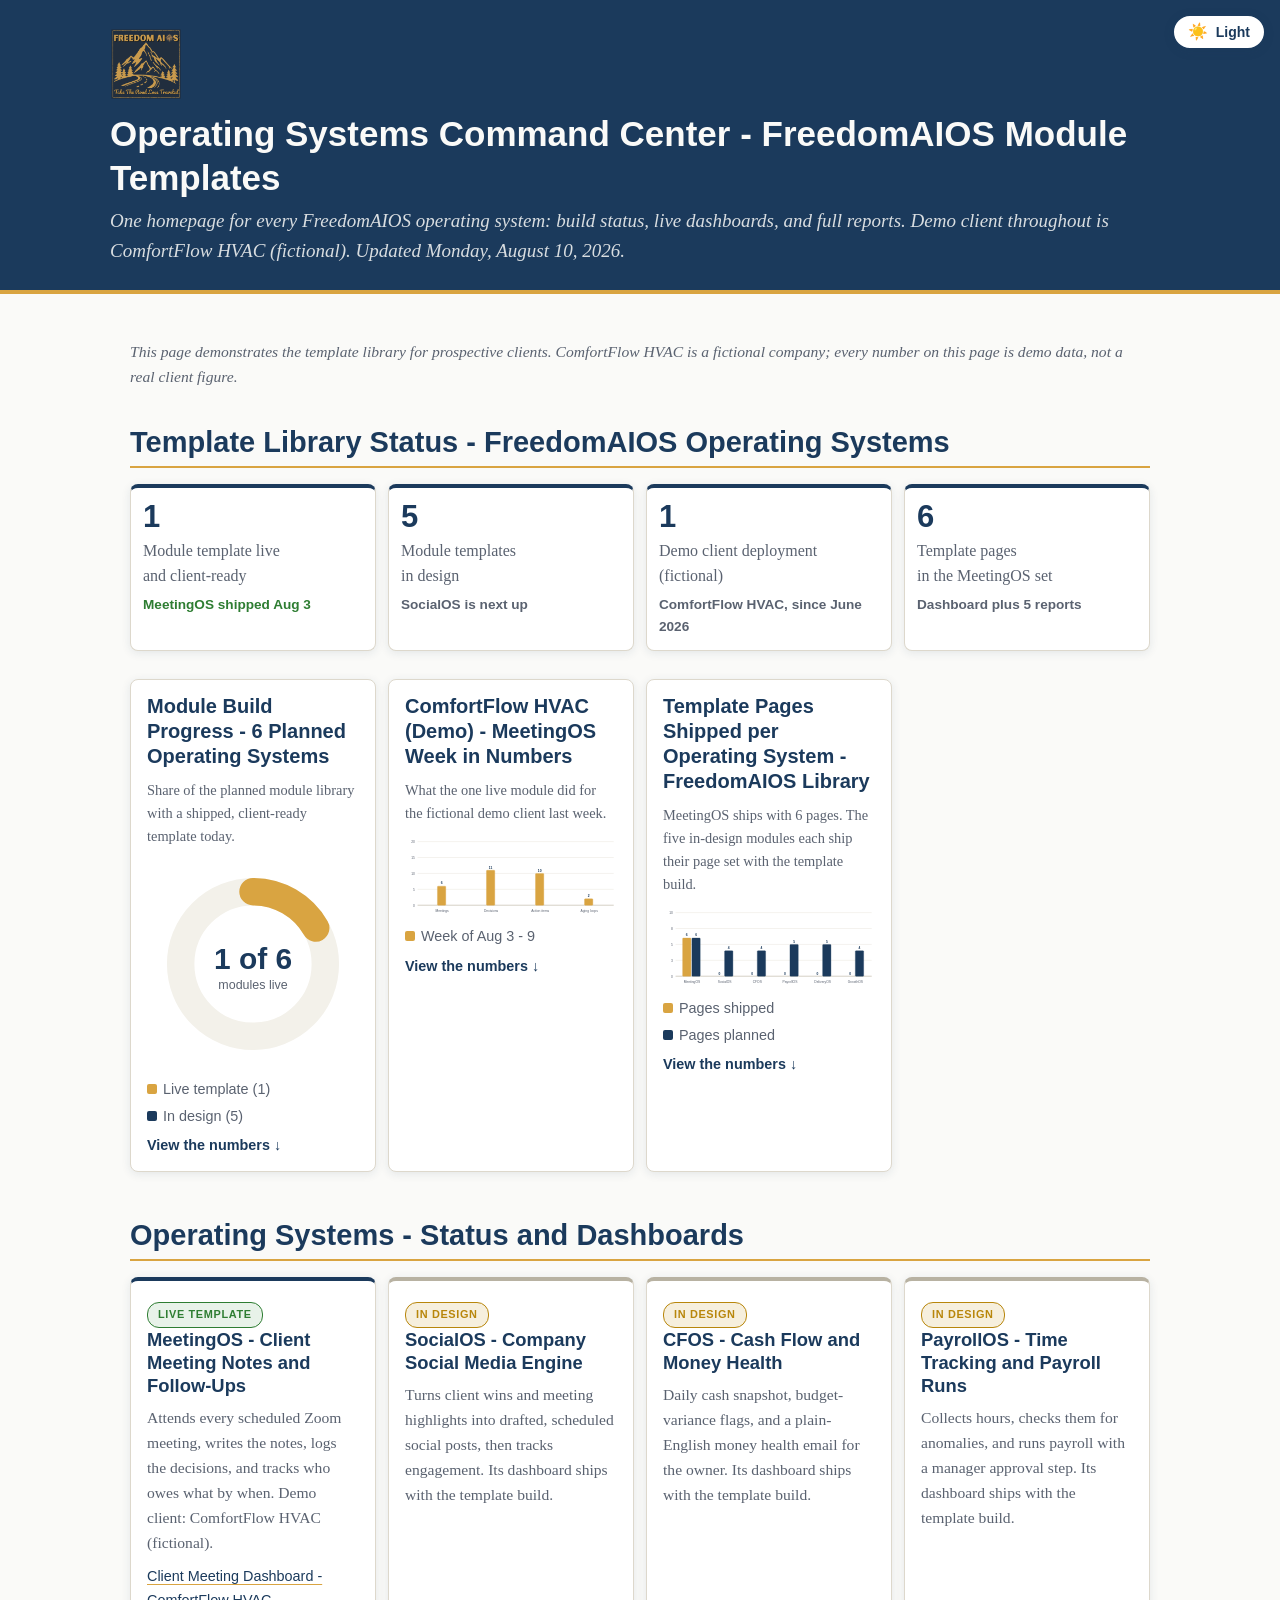
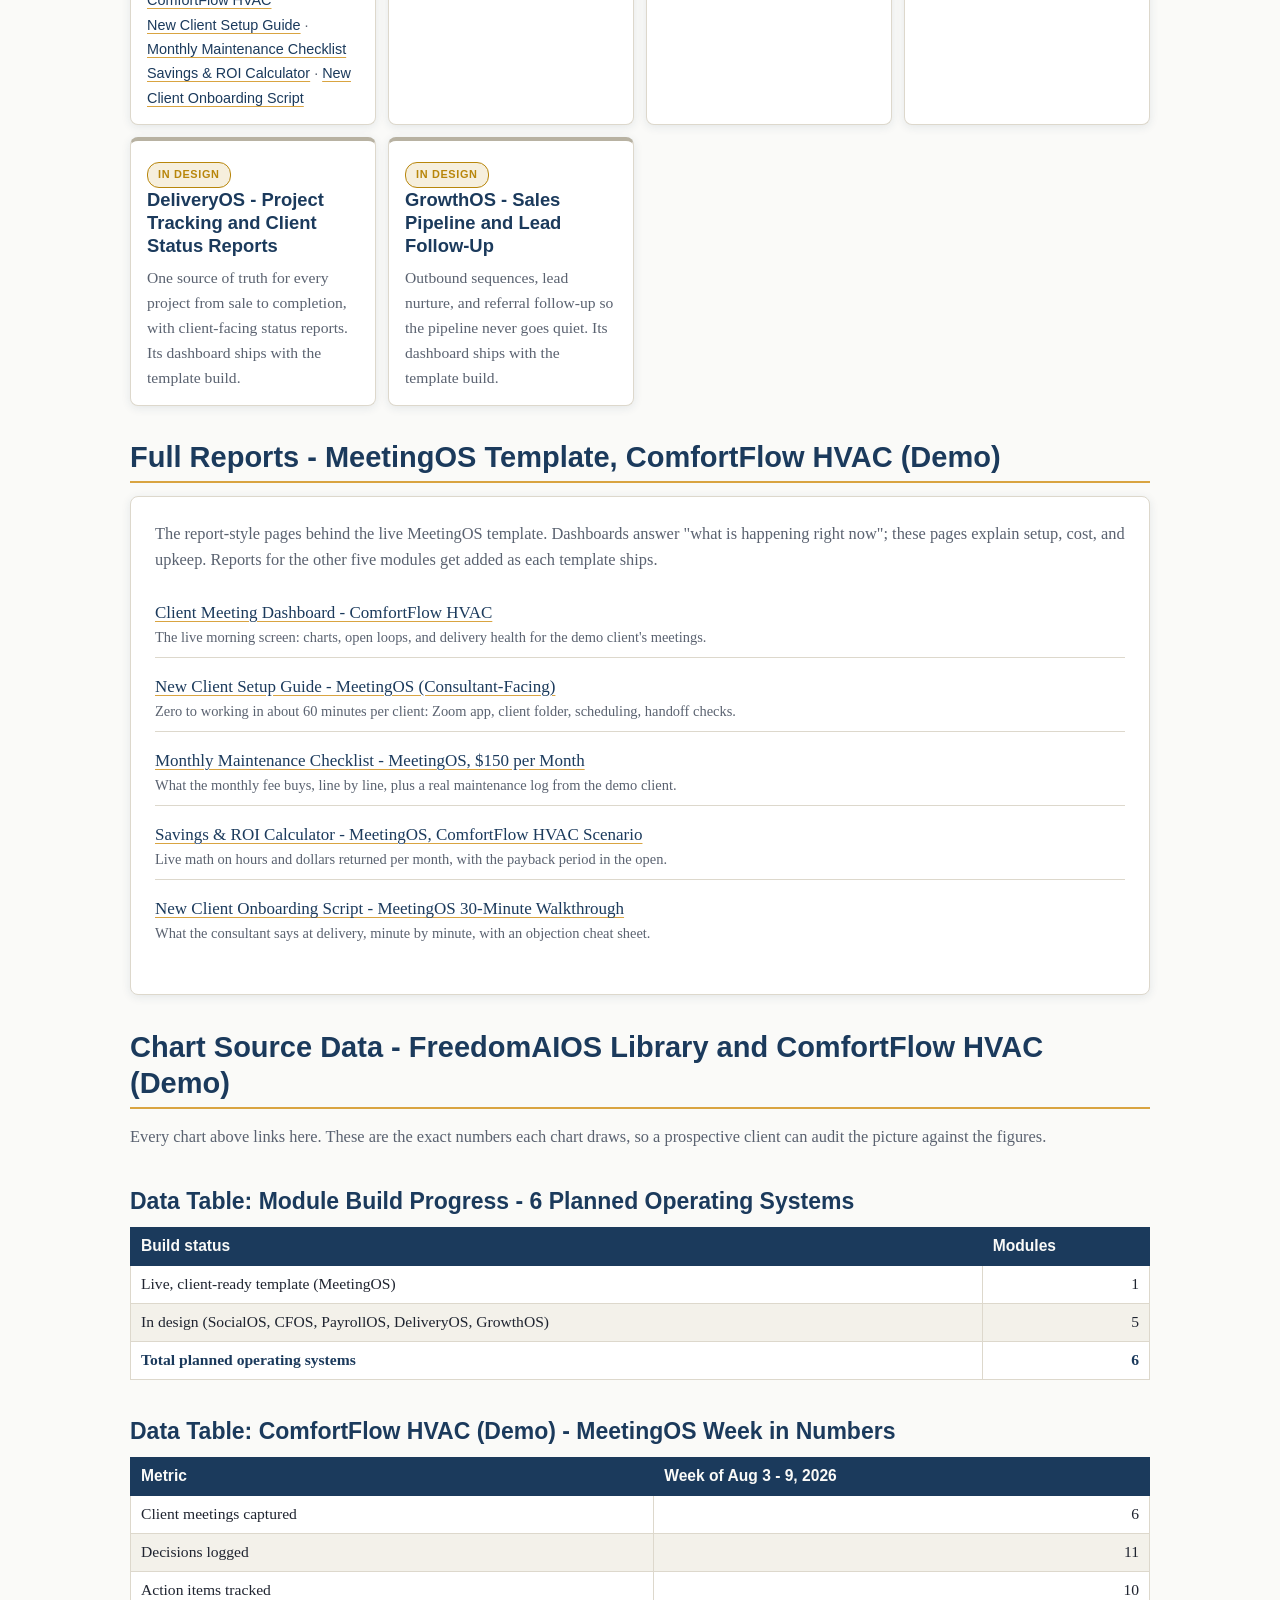
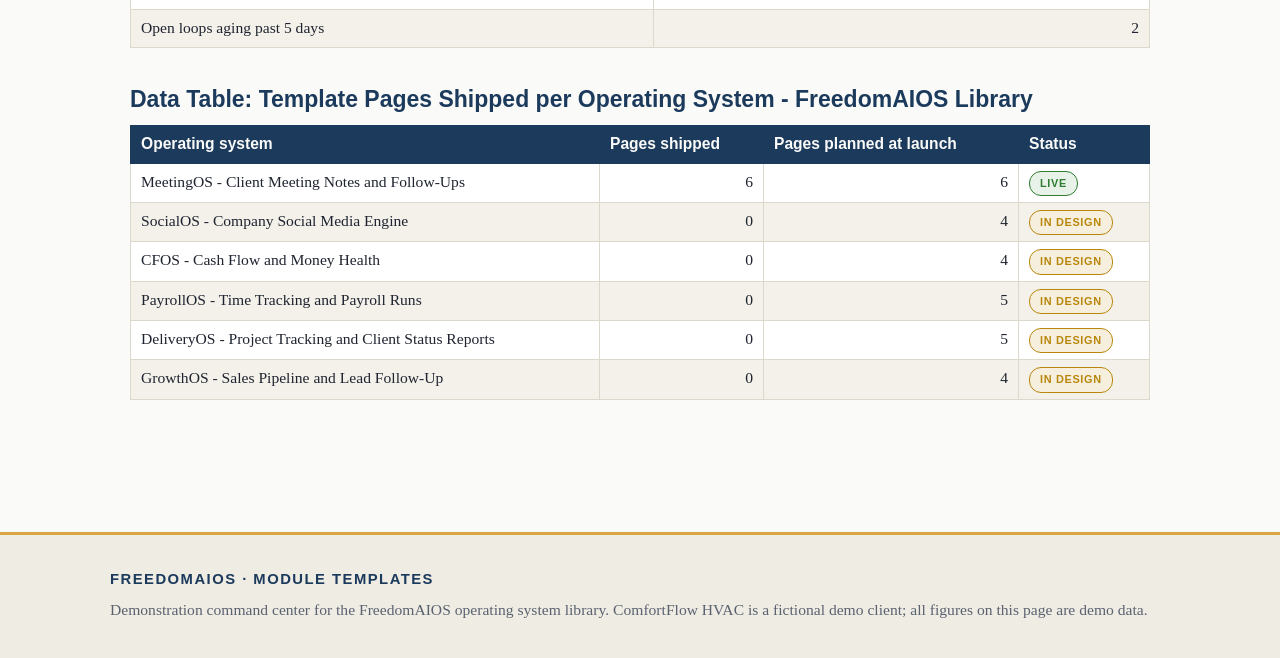
<file: module-templates/index.html>
<!DOCTYPE html>
<html lang="en" data-theme="light">
<head>
<meta charset="UTF-8">
<meta name="viewport" content="width=device-width, initial-scale=1.0">
<title>Operating Systems Command Center - FreedomAIOS Module Templates</title>
<link rel="icon" href="shared/assets/favicon.ico" sizes="any">
<link rel="icon" type="image/png" sizes="32x32" href="shared/assets/favicon-32.png">
<link rel="apple-touch-icon" href="shared/assets/apple-touch-icon-180.png">
<link rel="stylesheet" href="../shared/theme.css">
<script src="../shared/theme.js"></script>
<script src="shared/charts.js"></script>
<style>
  /* Layout only. All colors from shared/theme.css variables. */
  .stat-card {
    background-color: var(--surface);
    border: 1px solid var(--border);
    border-top: 4px solid var(--navy);
    border-radius: var(--radius);
    padding: 12px 12px;
    box-shadow: var(--shadow);
  }
  .stat-card .big-number { font-size: 1.55em; }
  .page-note {
    font-size: 0.78em;
    color: var(--text-muted);
    font-style: italic;
  }
  .module-card .module-status {
    margin: 0 0 6px;
  }
  .report-list {
    list-style: none;
    padding-left: 0;
    font-size: 0.85em;
  }
  .report-list li {
    border-bottom: 1px solid var(--border);
    padding: 8px 0;
  }
  .report-list li:last-child { border-bottom: none; }
  .report-list .report-desc {
    display: block;
    font-size: 0.85em;
    color: var(--text-muted);
  }
  .chart-card h3 { margin-top: 0; }
  .chart-card .chart-sub {
    font-size: 0.72em;
    color: var(--text-muted);
    margin: 2px 0 4px;
  }
</style>
<!-- Canonical base is https://freedomaios.com (future public home, not live yet). Per SITE-PACKAGE-STANDARD.md: per-page JSON-LD for search + AI comprehension. -->
<script type="application/ld+json">
{
  "@context": "https://schema.org",
  "@graph": [
    {
      "@type": "Organization",
      "@id": "https://freedomaios.com/#organization",
      "name": "FreedomAIOS",
      "url": "https://freedomaios.com/",
      "description": "FreedomAIOS builds AI operating systems for small businesses - audits, templates, and agent skills that turn AI into working business systems."
    },
    {
      "@type": "WebSite",
      "@id": "https://freedomaios.com/#website",
      "url": "https://freedomaios.com/",
      "name": "FreedomAIOS",
      "publisher": {
        "@id": "https://freedomaios.com/#organization"
      }
    },
    {
      "@type": "WebPage",
      "@id": "https://freedomaios.com/module-templates/#webpage",
      "url": "https://freedomaios.com/module-templates/",
      "name": "Operating Systems Command Center - FreedomAIOS Module Templates",
      "description": "One homepage for every FreedomAIOS operating system: build status, live dashboards, and full reports. Demo client throughout is ComfortFlow HVAC (fictional).",
      "isPartOf": {
        "@id": "https://freedomaios.com/#website"
      }
    }
  ]
}
</script>
</head>
<body class="layout-wide">

<header class="masthead">
  <div class="masthead-inner">
    <img class="brand-logo brand-logo-lg" src="shared/assets/logo-transparent.png" alt="FreedomAIOS - Take The Road Less Traveled">
    <h1>Operating Systems Command Center - FreedomAIOS Module Templates</h1>
    <p class="tagline">One homepage for every FreedomAIOS operating system: build status, live dashboards, and full reports. Demo client throughout is ComfortFlow HVAC (fictional). Updated Monday, August 10, 2026.</p>
  </div>
</header>

<main class="page dense">

  <p class="page-note">This page demonstrates the template library for prospective clients. ComfortFlow HVAC is a fictional company; every number on this page is demo data, not a real client figure.</p>

  <!-- ============ LIBRARY STATUS AT A GLANCE ============ -->
  <h2>Template Library Status - FreedomAIOS Operating Systems</h2>

  <div class="grid-4">
    <div class="stat-card" data-chart="stat" data-config='{"value":"1","label":["Module template live","and client-ready"],"delta":"MeetingOS shipped Aug 3","deltaTone":"good"}'></div>
    <div class="stat-card" data-chart="stat" data-config='{"value":"5","label":["Module templates","in design"],"delta":"SocialOS is next up"}'></div>
    <div class="stat-card" data-chart="stat" data-config='{"value":"1","label":["Demo client deployment","(fictional)"],"delta":"ComfortFlow HVAC, since June 2026"}'></div>
    <div class="stat-card" data-chart="stat" data-config='{"value":"6","label":["Template pages","in the MeetingOS set"],"delta":"Dashboard plus 5 reports"}'></div>
  </div>

  <!-- ============ CHARTS: LIBRARY + DEMO CLIENT ============ -->
  <div class="chart-grid">
    <div class="card chart-card card-compact">
      <a class="chart-link" href="#data-build-progress">
        <h3>Module Build Progress - 6 Planned Operating Systems</h3>
        <p class="chart-sub">Share of the planned module library with a shipped, client-ready template today.</p>
        <div class="fchart" data-chart="donut" role="img" aria-label="Progress ring showing 1 of 6 operating system modules live" data-config='{"value":1,"total":6,"center":"1 of 6","sub":"modules live","legend":["Live template (1)","In design (5)"],"compact":true}'></div>
        <p class="chart-cta">View the numbers &darr;</p>
      </a>
    </div>
    <div class="card chart-card card-compact">
      <a class="chart-link" href="#data-meetingos-week">
        <h3>ComfortFlow HVAC (Demo) - MeetingOS Week in Numbers</h3>
        <p class="chart-sub">What the one live module did for the fictional demo client last week.</p>
        <div class="fchart" data-chart="bar" role="img" aria-label="Bar chart of the ComfortFlow HVAC MeetingOS week: 6 meetings, 11 decisions, 10 action items, 2 aging loops" data-config='{"labels":["Meetings","Decisions","Action items","Aging loops"],"series":[{"name":"Week of Aug 3 - 9","values":[6,11,10,2]}],"compact":true}'></div>
        <p class="chart-cta">View the numbers &darr;</p>
      </a>
    </div>
    <div class="card chart-card card-compact">
      <a class="chart-link" href="#data-pages-per-module">
        <h3>Template Pages Shipped per Operating System - FreedomAIOS Library</h3>
        <p class="chart-sub">MeetingOS ships with 6 pages. The five in-design modules each ship their page set with the template build.</p>
        <div class="fchart" data-chart="bar" role="img" aria-label="Bar chart of template pages shipped versus planned for each of the six FreedomAIOS operating systems" data-config='{"labels":["MeetingOS","SocialOS","CFOS","PayrollOS","DeliveryOS","GrowthOS"],"series":[{"name":"Pages shipped","values":[6,0,0,0,0,0]},{"name":"Pages planned","values":[6,4,4,5,5,4]}],"compact":true}'></div>
        <p class="chart-cta">View the numbers &darr;</p>
      </a>
    </div>
  </div>

  <!-- ============ MODULE CARDS ============ -->
  <h2>Operating Systems - Status and Dashboards</h2>

  <div class="module-grid">

    <div class="module-card">
      <p class="module-status"><span class="badge badge-good">Live template</span></p>
      <h3>MeetingOS - Client Meeting Notes and Follow-Ups</h3>
      <p>Attends every scheduled Zoom meeting, writes the notes, logs the decisions, and tracks who owes what by when. Demo client: ComfortFlow HVAC (fictional).</p>
      <p class="module-links">
        <a href="meetingos/dashboard.html">Client Meeting Dashboard - ComfortFlow HVAC</a><br>
        <a href="meetingos/config-guide.html">New Client Setup Guide</a> ·
        <a href="meetingos/maintenance-checklist.html">Monthly Maintenance Checklist</a><br>
        <a href="meetingos/roi-calculator.html">Savings &amp; ROI Calculator</a> ·
        <a href="meetingos/onboarding-script.html">New Client Onboarding Script</a>
      </p>
    </div>

    <div class="module-card module-card-soon">
      <p class="module-status"><span class="badge badge-warn">In design</span></p>
      <h3>SocialOS - Company Social Media Engine</h3>
      <p>Turns client wins and meeting highlights into drafted, scheduled social posts, then tracks engagement. Its dashboard ships with the template build.</p>
    </div>

    <div class="module-card module-card-soon">
      <p class="module-status"><span class="badge badge-warn">In design</span></p>
      <h3>CFOS - Cash Flow and Money Health</h3>
      <p>Daily cash snapshot, budget-variance flags, and a plain-English money health email for the owner. Its dashboard ships with the template build.</p>
    </div>

    <div class="module-card module-card-soon">
      <p class="module-status"><span class="badge badge-warn">In design</span></p>
      <h3>PayrollOS - Time Tracking and Payroll Runs</h3>
      <p>Collects hours, checks them for anomalies, and runs payroll with a manager approval step. Its dashboard ships with the template build.</p>
    </div>

    <div class="module-card module-card-soon">
      <p class="module-status"><span class="badge badge-warn">In design</span></p>
      <h3>DeliveryOS - Project Tracking and Client Status Reports</h3>
      <p>One source of truth for every project from sale to completion, with client-facing status reports. Its dashboard ships with the template build.</p>
    </div>

    <div class="module-card module-card-soon">
      <p class="module-status"><span class="badge badge-warn">In design</span></p>
      <h3>GrowthOS - Sales Pipeline and Lead Follow-Up</h3>
      <p>Outbound sequences, lead nurture, and referral follow-up so the pipeline never goes quiet. Its dashboard ships with the template build.</p>
    </div>

  </div>

  <!-- ============ FULL REPORTS ============ -->
  <h2>Full Reports - MeetingOS Template, ComfortFlow HVAC (Demo)</h2>
  <div class="card">
    <p class="text-small text-muted mt-0">The report-style pages behind the live MeetingOS template. Dashboards answer "what is happening right now"; these pages explain setup, cost, and upkeep. Reports for the other five modules get added as each template ships.</p>
    <ul class="report-list">
      <li>
        <a href="meetingos/dashboard.html">Client Meeting Dashboard - ComfortFlow HVAC</a>
        <span class="report-desc">The live morning screen: charts, open loops, and delivery health for the demo client's meetings.</span>
      </li>
      <li>
        <a href="meetingos/config-guide.html">New Client Setup Guide - MeetingOS (Consultant-Facing)</a>
        <span class="report-desc">Zero to working in about 60 minutes per client: Zoom app, client folder, scheduling, handoff checks.</span>
      </li>
      <li>
        <a href="meetingos/maintenance-checklist.html">Monthly Maintenance Checklist - MeetingOS, $150 per Month</a>
        <span class="report-desc">What the monthly fee buys, line by line, plus a real maintenance log from the demo client.</span>
      </li>
      <li>
        <a href="meetingos/roi-calculator.html">Savings &amp; ROI Calculator - MeetingOS, ComfortFlow HVAC Scenario</a>
        <span class="report-desc">Live math on hours and dollars returned per month, with the payback period in the open.</span>
      </li>
      <li>
        <a href="meetingos/onboarding-script.html">New Client Onboarding Script - MeetingOS 30-Minute Walkthrough</a>
        <span class="report-desc">What the consultant says at delivery, minute by minute, with an objection cheat sheet.</span>
      </li>
    </ul>
  </div>

  <!-- ============ CHART SOURCE DATA ============ -->
  <h2>Chart Source Data - FreedomAIOS Library and ComfortFlow HVAC (Demo)</h2>
  <p class="text-small text-muted">Every chart above links here. These are the exact numbers each chart draws, so a prospective client can audit the picture against the figures.</p>

  <h3 class="jump-target" id="data-build-progress">Data Table: Module Build Progress - 6 Planned Operating Systems</h3>
  <table class="table-compact">
    <thead>
      <tr><th>Build status</th><th>Modules</th></tr>
    </thead>
    <tbody>
      <tr><td>Live, client-ready template (MeetingOS)</td><td class="num">1</td></tr>
      <tr><td>In design (SocialOS, CFOS, PayrollOS, DeliveryOS, GrowthOS)</td><td class="num">5</td></tr>
      <tr><td><strong>Total planned operating systems</strong></td><td class="num"><strong>6</strong></td></tr>
    </tbody>
  </table>

  <h3 class="jump-target" id="data-meetingos-week">Data Table: ComfortFlow HVAC (Demo) - MeetingOS Week in Numbers</h3>
  <table class="table-compact">
    <thead>
      <tr><th>Metric</th><th>Week of Aug 3 - 9, 2026</th></tr>
    </thead>
    <tbody>
      <tr><td>Client meetings captured</td><td class="num">6</td></tr>
      <tr><td>Decisions logged</td><td class="num">11</td></tr>
      <tr><td>Action items tracked</td><td class="num">10</td></tr>
      <tr><td>Open loops aging past 5 days</td><td class="num">2</td></tr>
    </tbody>
  </table>

  <h3 class="jump-target" id="data-pages-per-module">Data Table: Template Pages Shipped per Operating System - FreedomAIOS Library</h3>
  <table class="table-compact">
    <thead>
      <tr><th>Operating system</th><th>Pages shipped</th><th>Pages planned at launch</th><th>Status</th></tr>
    </thead>
    <tbody>
      <tr><td>MeetingOS - Client Meeting Notes and Follow-Ups</td><td class="num">6</td><td class="num">6</td><td><span class="badge badge-good">Live</span></td></tr>
      <tr><td>SocialOS - Company Social Media Engine</td><td class="num">0</td><td class="num">4</td><td><span class="badge badge-warn">In design</span></td></tr>
      <tr><td>CFOS - Cash Flow and Money Health</td><td class="num">0</td><td class="num">4</td><td><span class="badge badge-warn">In design</span></td></tr>
      <tr><td>PayrollOS - Time Tracking and Payroll Runs</td><td class="num">0</td><td class="num">5</td><td><span class="badge badge-warn">In design</span></td></tr>
      <tr><td>DeliveryOS - Project Tracking and Client Status Reports</td><td class="num">0</td><td class="num">5</td><td><span class="badge badge-warn">In design</span></td></tr>
      <tr><td>GrowthOS - Sales Pipeline and Lead Follow-Up</td><td class="num">0</td><td class="num">4</td><td><span class="badge badge-warn">In design</span></td></tr>
    </tbody>
  </table>

</main>

<footer class="site-footer">
  <div class="site-footer-inner">
    <p class="footer-brand">FreedomAIOS · Module Templates</p>
    <p>Demonstration command center for the FreedomAIOS operating system library. ComfortFlow HVAC is a fictional demo client; all figures on this page are demo data.</p>
  </div>
</footer>

</body>
</html>
</file>
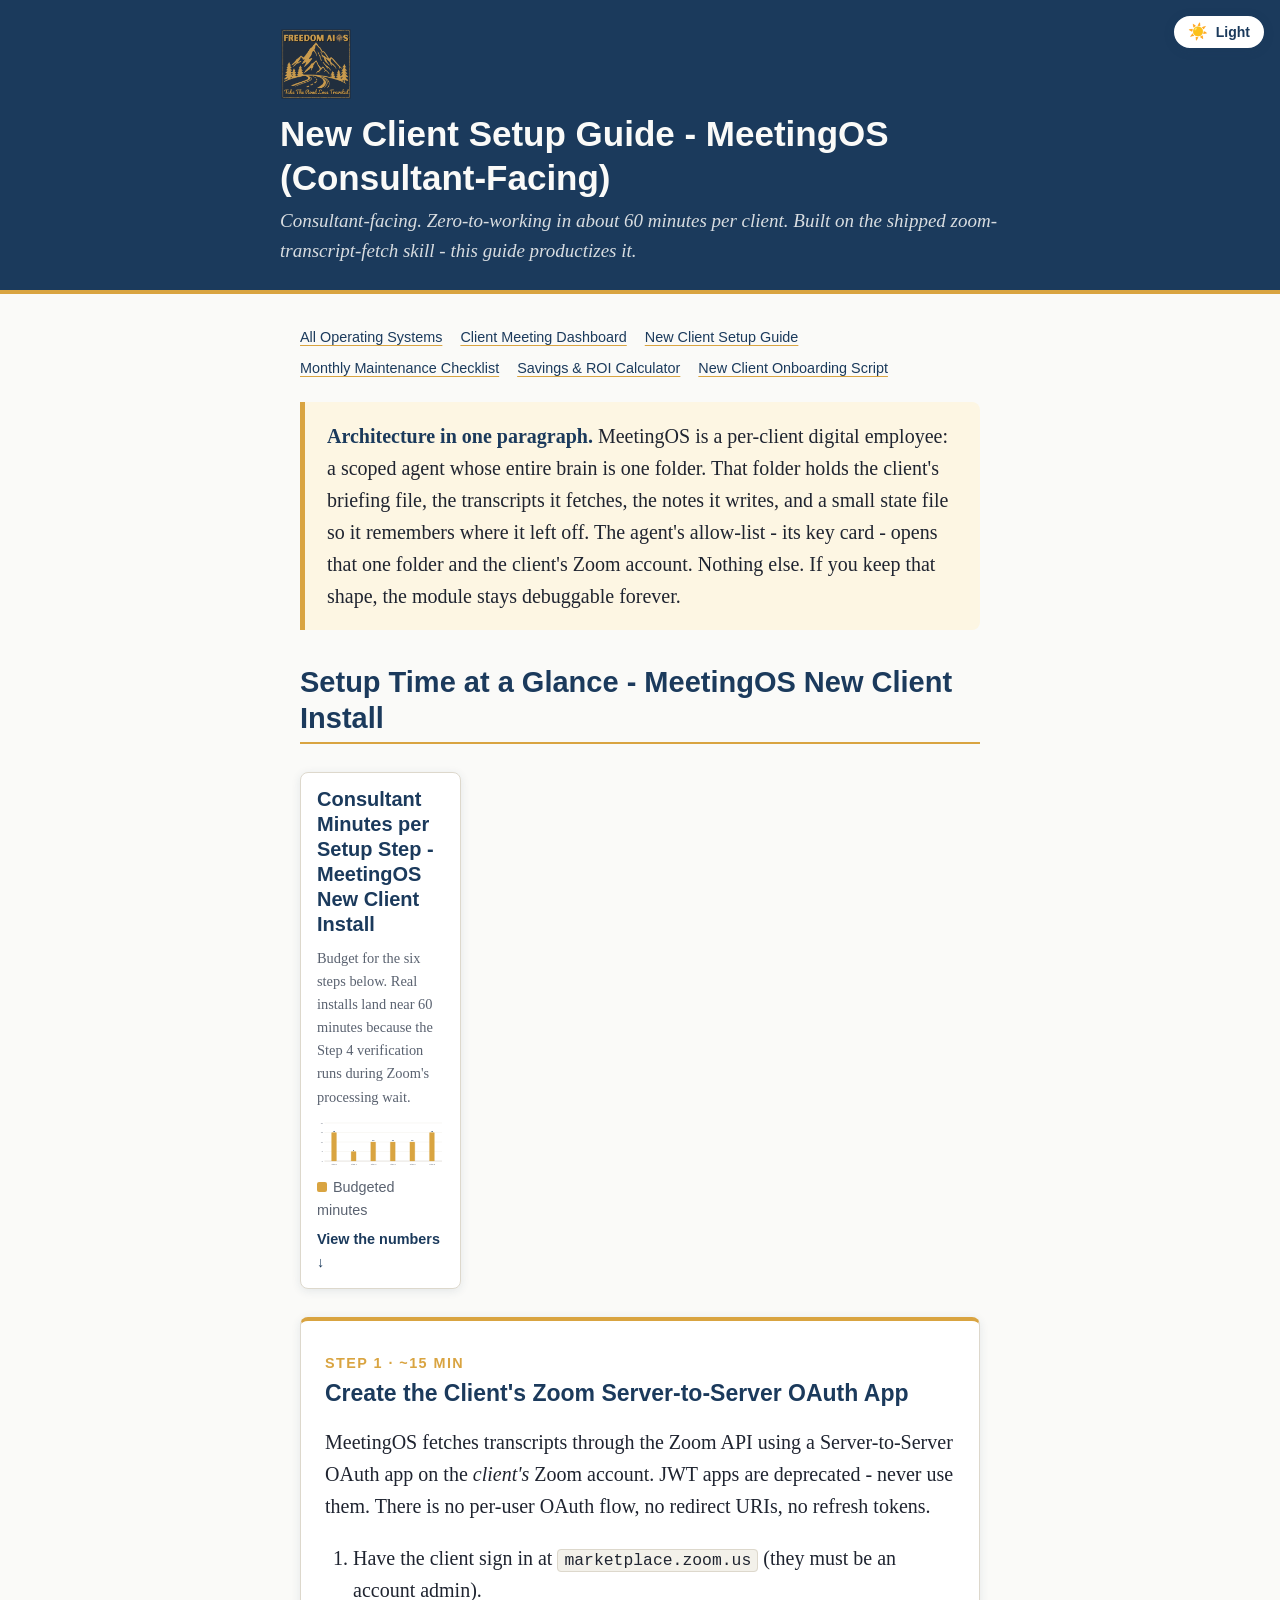
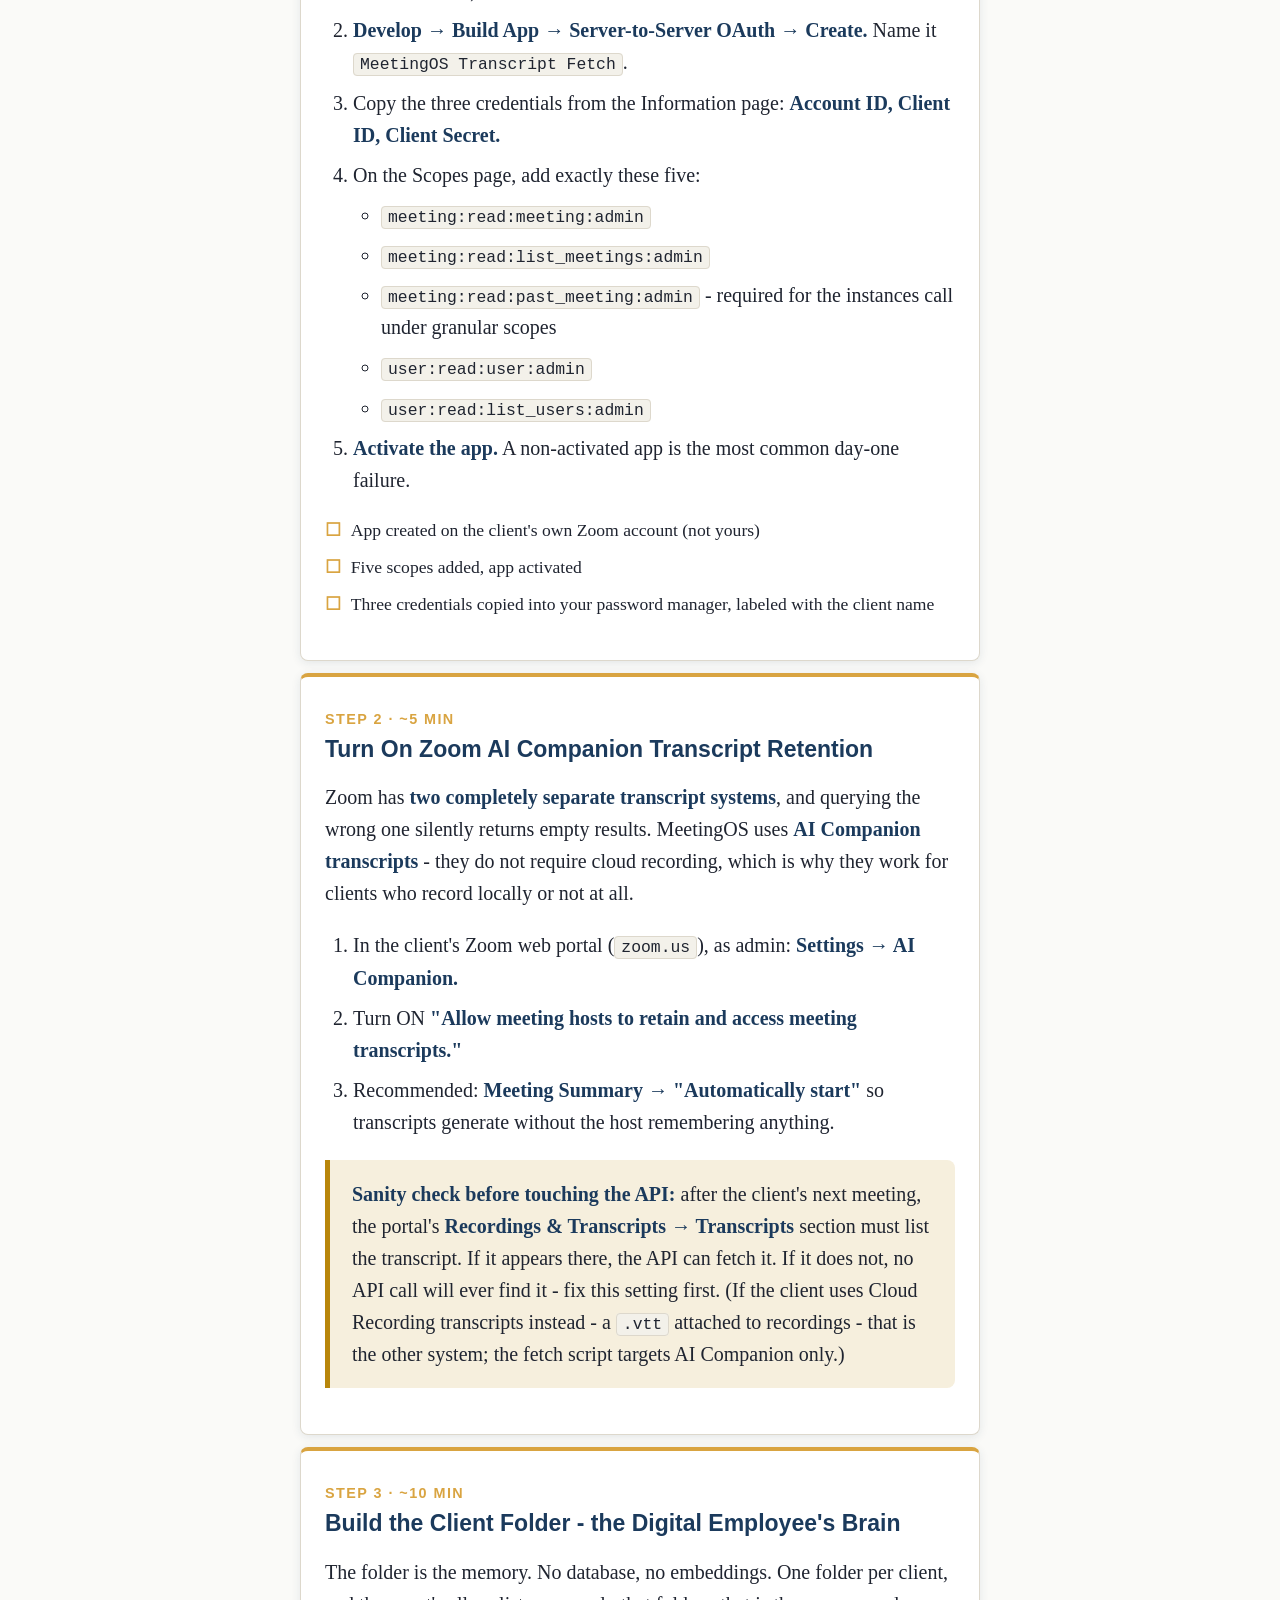
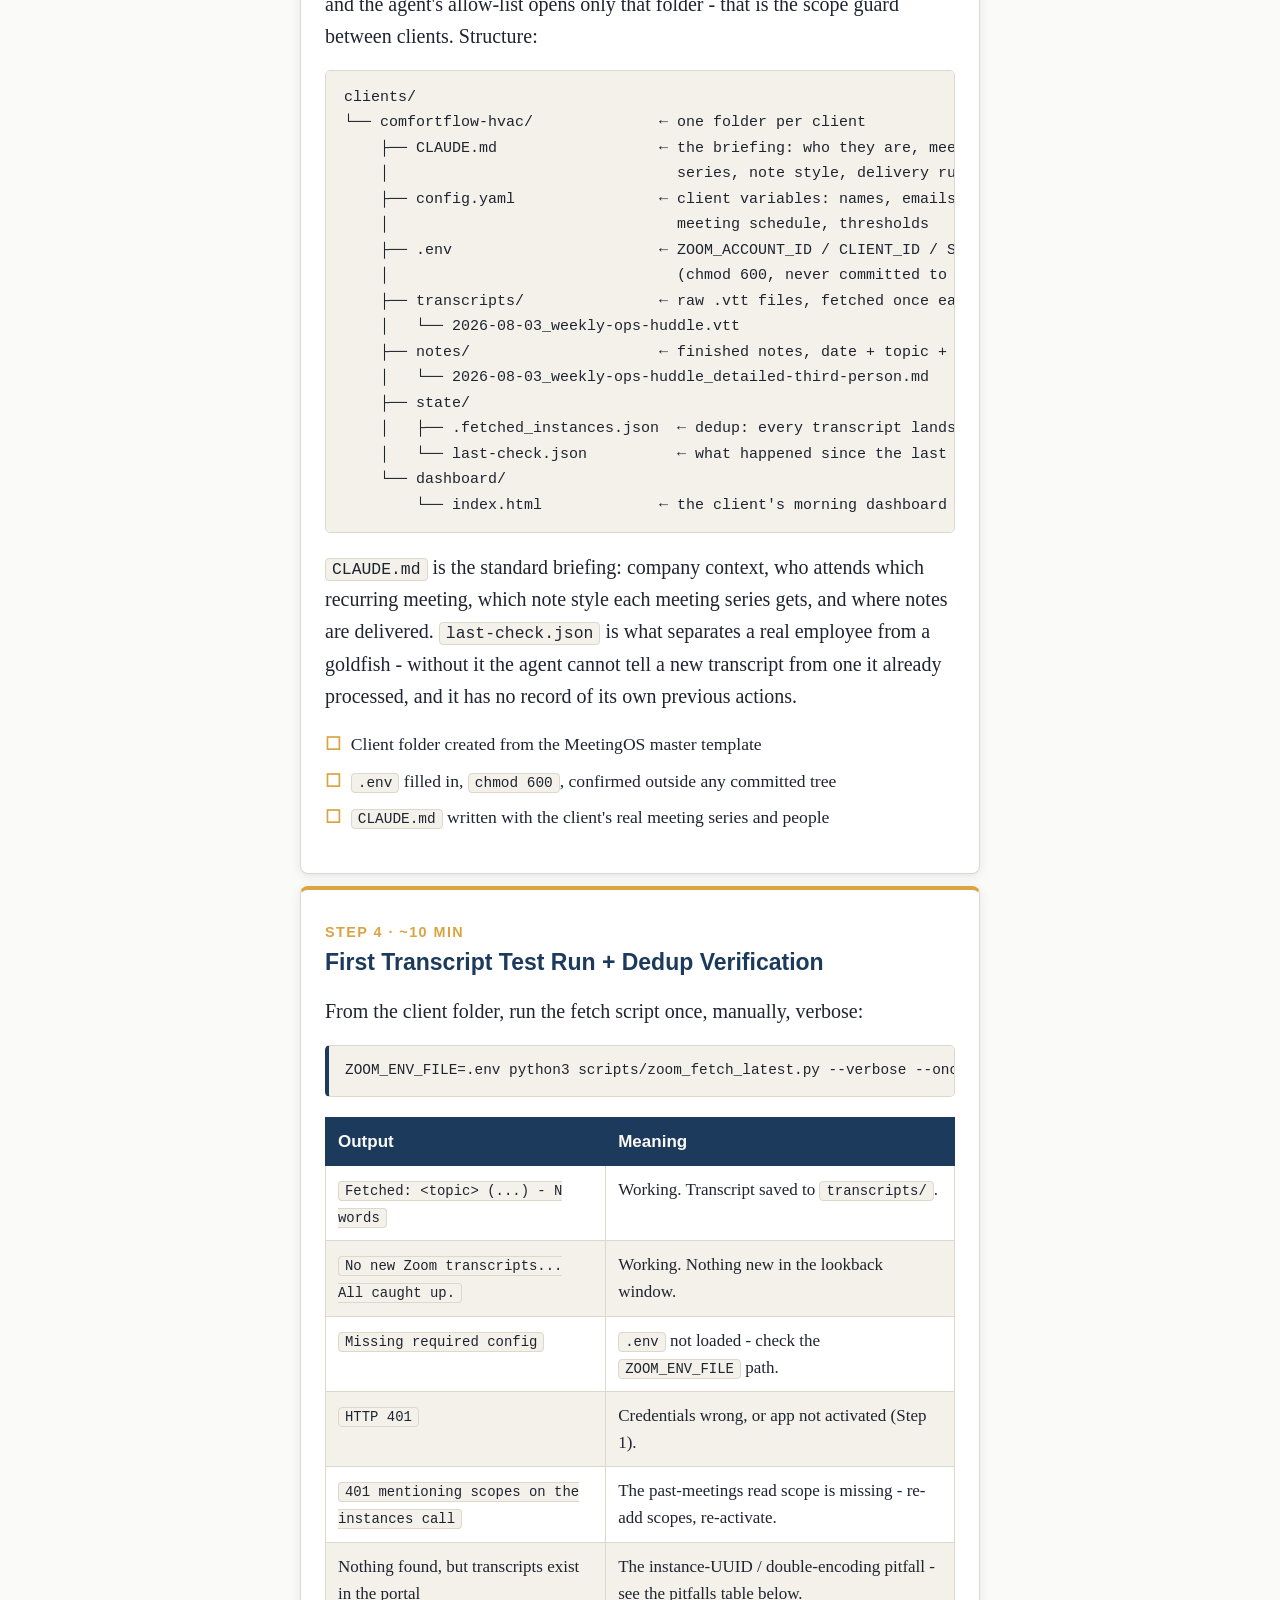
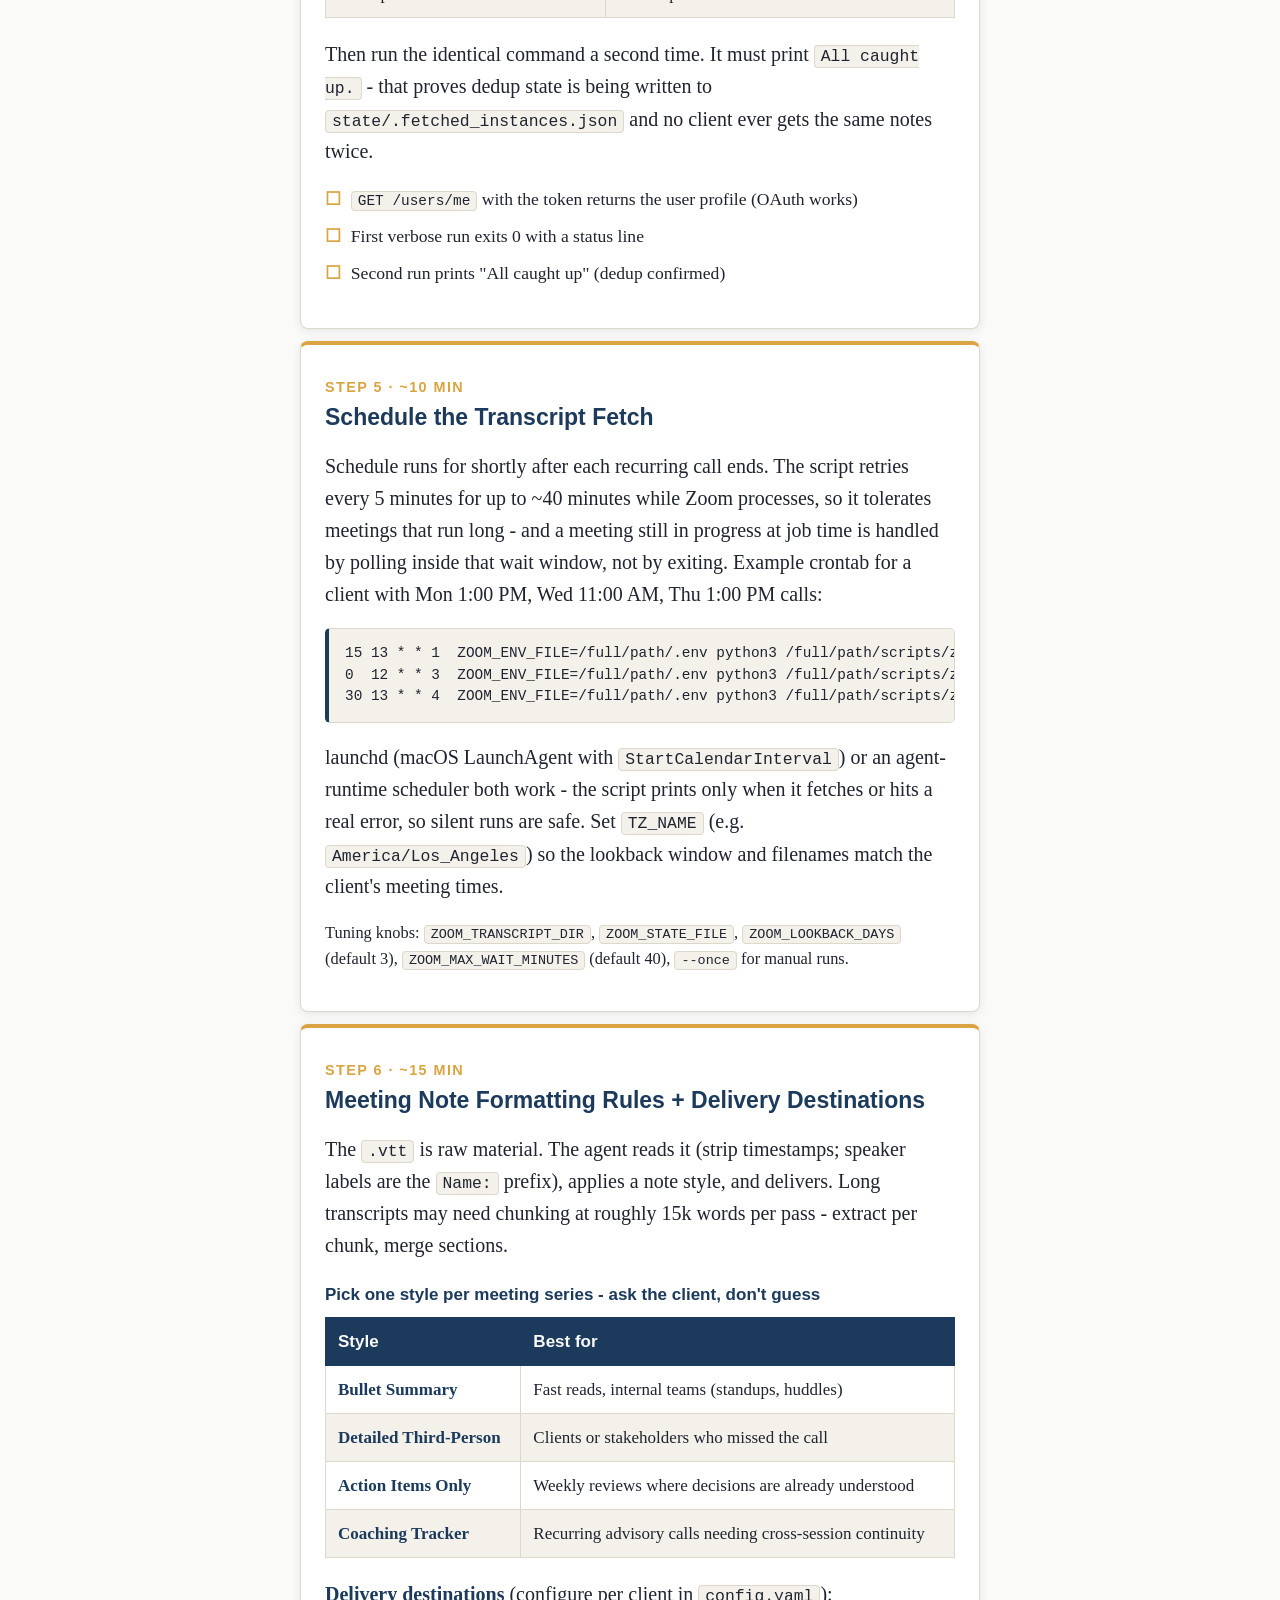
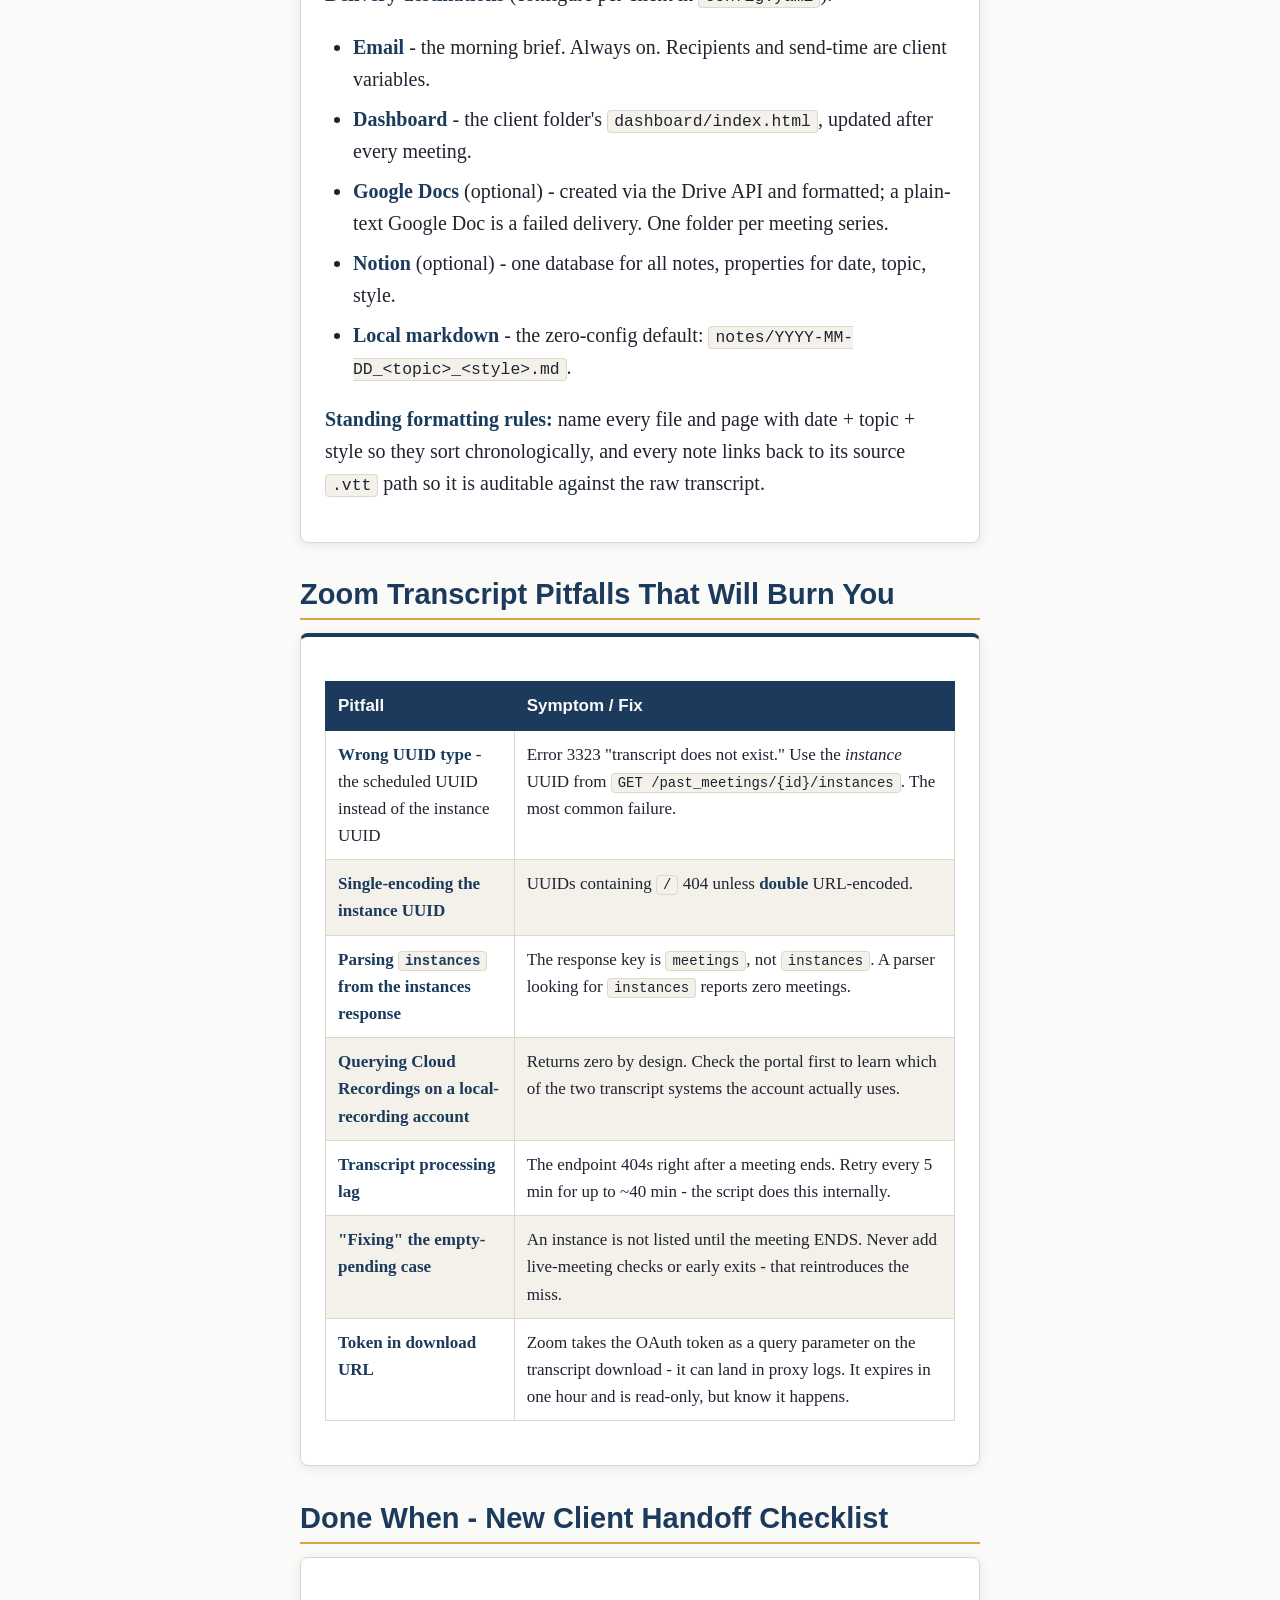
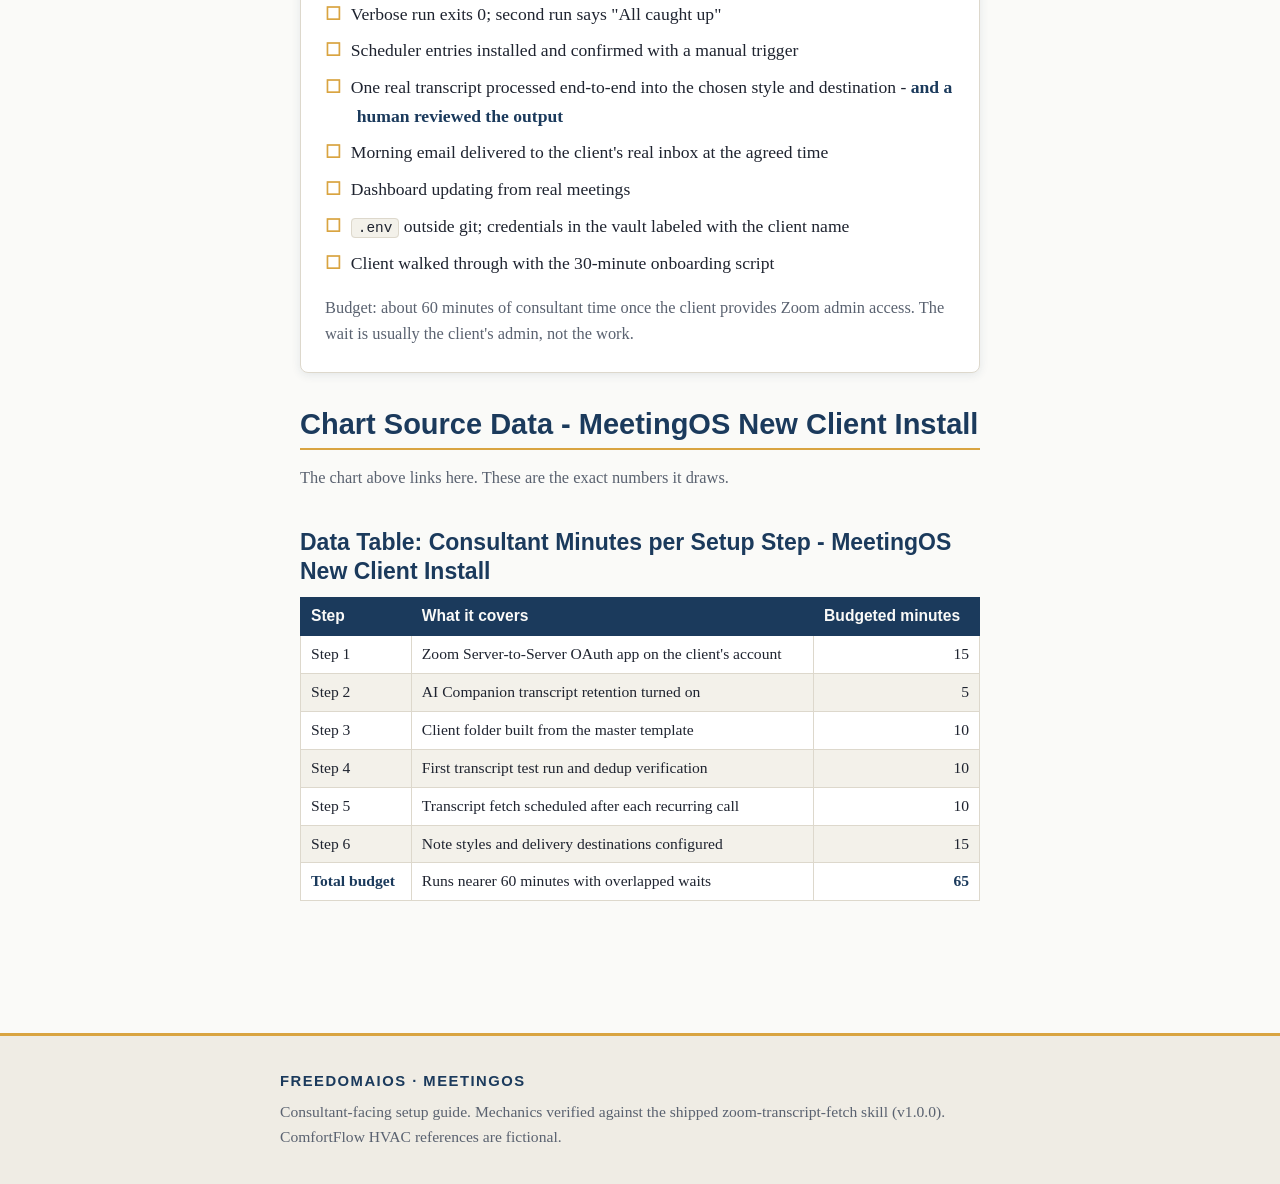
<file: module-templates/meetingos/config-guide.html>
<!DOCTYPE html>
<html lang="en" data-theme="light">
<head>
<meta charset="UTF-8">
<meta name="viewport" content="width=device-width, initial-scale=1.0">
<title>New Client Setup Guide - MeetingOS (Consultant-Facing)</title>
<link rel="icon" href="../shared/assets/favicon.ico" sizes="any">
<link rel="icon" type="image/png" sizes="32x32" href="../shared/assets/favicon-32.png">
<link rel="apple-touch-icon" href="../shared/assets/apple-touch-icon-180.png">
<link rel="stylesheet" href="../../shared/theme.css">
<script src="../../shared/theme.js"></script>
<script src="../shared/charts.js"></script>
<style>
  /* Layout only. All colors from shared/theme.css variables. */
  .module-nav {
    display: flex;
    flex-wrap: wrap;
    gap: 8px 18px;
    font-family: var(--font-heading);
    font-size: 0.72em;
    margin: 0 0 8px;
  }
  .step-num {
    display: inline-block;
    font-family: var(--font-heading);
    font-weight: bold;
    font-size: 0.72em;
    letter-spacing: 0.1em;
    text-transform: uppercase;
    color: var(--gold);
    margin: 0 0 4px;
  }
  .checklist {
    list-style: none;
    padding-left: 0;
    font-size: 0.88em;
  }
  .checklist li {
    padding-left: 1.8em;
    text-indent: -1.8em;
    margin: 0.5em 0;
  }
  .checklist li::before {
    content: "\2610\00a0\00a0";
    font-family: var(--font-heading);
    color: var(--gold);
    font-weight: bold;
  }
  code, .code-inline {
    font-family: 'Courier New', Courier, monospace;
    font-size: 0.82em;
    background-color: var(--surface-alt);
    border: 1px solid var(--border);
    border-radius: 4px;
    padding: 1px 6px;
  }
  .code-block {
    font-family: 'Courier New', Courier, monospace;
    font-size: 0.72em;
    background-color: var(--surface-alt);
    border: 1px solid var(--border);
    border-left: 4px solid var(--navy);
    border-radius: var(--radius-sm);
    padding: 14px 16px;
    overflow-x: auto;
    white-space: pre;
    line-height: 1.5;
  }
  .folder-tree {
    font-family: 'Courier New', Courier, monospace;
    font-size: 0.75em;
    line-height: 1.7;
    background-color: var(--surface-alt);
    border: 1px solid var(--border);
    border-radius: var(--radius-sm);
    padding: 14px 18px;
    overflow-x: auto;
    white-space: pre;
  }
</style>
<!-- Canonical base is https://freedomaios.com (future public home, not live yet). Per SITE-PACKAGE-STANDARD.md: per-page JSON-LD for search + AI comprehension. -->
<script type="application/ld+json">
{
  "@context": "https://schema.org",
  "@graph": [
    {
      "@type": "Organization",
      "@id": "https://freedomaios.com/#organization",
      "name": "FreedomAIOS",
      "url": "https://freedomaios.com/",
      "description": "FreedomAIOS builds AI operating systems for small businesses - audits, templates, and agent skills that turn AI into working business systems."
    },
    {
      "@type": "WebSite",
      "@id": "https://freedomaios.com/#website",
      "url": "https://freedomaios.com/",
      "name": "FreedomAIOS",
      "publisher": {
        "@id": "https://freedomaios.com/#organization"
      }
    },
    {
      "@type": "WebPage",
      "@id": "https://freedomaios.com/module-templates/meetingos/config-guide.html#webpage",
      "url": "https://freedomaios.com/module-templates/meetingos/config-guide.html",
      "name": "New Client Setup Guide - MeetingOS (Consultant-Facing)",
      "description": "Consultant-facing setup guide: zero-to-working in about 60 minutes per client. Built on the shipped zoom-transcript-fetch skill.",
      "isPartOf": {
        "@id": "https://freedomaios.com/#website"
      }
    }
  ]
}
</script>
</head>
<body>

<header class="masthead">
  <div class="masthead-inner">
    <img class="brand-logo brand-logo-lg" src="../shared/assets/logo-transparent.png" alt="FreedomAIOS - Take The Road Less Traveled">
    <h1>New Client Setup Guide - MeetingOS (Consultant-Facing)</h1>
    <p class="tagline">Consultant-facing. Zero-to-working in about 60 minutes per client. Built on the shipped zoom-transcript-fetch skill - this guide productizes it.</p>
  </div>
</header>

<main class="page dense">

  <nav class="module-nav">
    <a href="../index.html">All Operating Systems</a>
    <a href="dashboard.html">Client Meeting Dashboard</a>
    <a href="config-guide.html">New Client Setup Guide</a>
    <a href="maintenance-checklist.html">Monthly Maintenance Checklist</a>
    <a href="roi-calculator.html">Savings &amp; ROI Calculator</a>
    <a href="onboarding-script.html">New Client Onboarding Script</a>
  </nav>

  <div class="callout">
    <p><strong>Architecture in one paragraph.</strong> MeetingOS is a per-client digital employee: a scoped agent whose entire brain is one folder. That folder holds the client's briefing file, the transcripts it fetches, the notes it writes, and a small state file so it remembers where it left off. The agent's allow-list - its key card - opens that one folder and the client's Zoom account. Nothing else. If you keep that shape, the module stays debuggable forever.</p>
  </div>

  <!-- ============ SETUP TIME AT A GLANCE ============ -->
  <h2>Setup Time at a Glance - MeetingOS New Client Install</h2>
  <div class="chart-grid">
    <div class="card chart-card card-compact">
      <a class="chart-link" href="#data-setup-time">
        <h3>Consultant Minutes per Setup Step - MeetingOS New Client Install</h3>
        <p class="chart-sub">Budget for the six steps below. Real installs land near 60 minutes because the Step 4 verification runs during Zoom's processing wait.</p>
        <div class="fchart" data-chart="bar" role="img" aria-label="Bar chart of budgeted consultant minutes per MeetingOS setup step, totaling about 65 minutes" data-config='{"labels":["Step 1","Step 2","Step 3","Step 4","Step 5","Step 6"],"series":[{"name":"Budgeted minutes","values":[15,5,10,10,10,15]}],"compact":true}'></div>
        <p class="chart-cta">View the numbers &darr;</p>
      </a>
    </div>
  </div>

  <!-- ============ STEP 1 ============ -->
  <div class="card card-accent">
    <p class="step-num">Step 1 · ~15 min</p>
    <h3 class="mt-0">Create the Client's Zoom Server-to-Server OAuth App</h3>
    <p>MeetingOS fetches transcripts through the Zoom API using a Server-to-Server OAuth app on the <em>client's</em> Zoom account. JWT apps are deprecated - never use them. There is no per-user OAuth flow, no redirect URIs, no refresh tokens.</p>
    <ol>
      <li>Have the client sign in at <code>marketplace.zoom.us</code> (they must be an account admin).</li>
      <li><strong>Develop → Build App → Server-to-Server OAuth → Create.</strong> Name it <code>MeetingOS Transcript Fetch</code>.</li>
      <li>Copy the three credentials from the Information page: <strong>Account ID, Client ID, Client Secret.</strong></li>
      <li>On the Scopes page, add exactly these five:
        <ul>
          <li><code>meeting:read:meeting:admin</code></li>
          <li><code>meeting:read:list_meetings:admin</code></li>
          <li><code>meeting:read:past_meeting:admin</code> - required for the instances call under granular scopes</li>
          <li><code>user:read:user:admin</code></li>
          <li><code>user:read:list_users:admin</code></li>
        </ul>
      </li>
      <li><strong>Activate the app.</strong> A non-activated app is the most common day-one failure.</li>
    </ol>
    <ul class="checklist">
      <li>App created on the client's own Zoom account (not yours)</li>
      <li>Five scopes added, app activated</li>
      <li>Three credentials copied into your password manager, labeled with the client name</li>
    </ul>
  </div>

  <!-- ============ STEP 2 ============ -->
  <div class="card card-accent">
    <p class="step-num">Step 2 · ~5 min</p>
    <h3 class="mt-0">Turn On Zoom AI Companion Transcript Retention</h3>
    <p>Zoom has <strong>two completely separate transcript systems</strong>, and querying the wrong one silently returns empty results. MeetingOS uses <strong>AI Companion transcripts</strong> - they do not require cloud recording, which is why they work for clients who record locally or not at all.</p>
    <ol>
      <li>In the client's Zoom web portal (<code>zoom.us</code>), as admin: <strong>Settings → AI Companion.</strong></li>
      <li>Turn ON <strong>"Allow meeting hosts to retain and access meeting transcripts."</strong></li>
      <li>Recommended: <strong>Meeting Summary → "Automatically start"</strong> so transcripts generate without the host remembering anything.</li>
    </ol>
    <div class="callout callout-warn">
      <p><strong>Sanity check before touching the API:</strong> after the client's next meeting, the portal's <strong>Recordings &amp; Transcripts → Transcripts</strong> section must list the transcript. If it appears there, the API can fetch it. If it does not, no API call will ever find it - fix this setting first. (If the client uses Cloud Recording transcripts instead - a <code>.vtt</code> attached to recordings - that is the other system; the fetch script targets AI Companion only.)</p>
    </div>
  </div>

  <!-- ============ STEP 3 ============ -->
  <div class="card card-accent">
    <p class="step-num">Step 3 · ~10 min</p>
    <h3 class="mt-0">Build the Client Folder - the Digital Employee's Brain</h3>
    <p>The folder is the memory. No database, no embeddings. One folder per client, and the agent's allow-list opens only that folder - that is the scope guard between clients. Structure:</p>
    <div class="folder-tree">clients/
└── comfortflow-hvac/              ← one folder per client
    ├── CLAUDE.md                  ← the briefing: who they are, meeting
    │                                series, note style, delivery rules
    ├── config.yaml                ← client variables: names, emails,
    │                                meeting schedule, thresholds
    ├── .env                       ← ZOOM_ACCOUNT_ID / CLIENT_ID / SECRET
    │                                (chmod 600, never committed to git)
    ├── transcripts/               ← raw .vtt files, fetched once each
    │   └── 2026-08-03_weekly-ops-huddle.vtt
    ├── notes/                     ← finished notes, date + topic + style
    │   └── 2026-08-03_weekly-ops-huddle_detailed-third-person.md
    ├── state/
    │   ├── .fetched_instances.json  ← dedup: every transcript lands once
    │   └── last-check.json          ← what happened since the last run
    └── dashboard/
        └── index.html             ← the client's morning dashboard</div>
    <p><span class="code-inline">CLAUDE.md</span> is the standard briefing: company context, who attends which recurring meeting, which note style each meeting series gets, and where notes are delivered. <span class="code-inline">last-check.json</span> is what separates a real employee from a goldfish - without it the agent cannot tell a new transcript from one it already processed, and it has no record of its own previous actions.</p>
    <ul class="checklist">
      <li>Client folder created from the MeetingOS master template</li>
      <li><code>.env</code> filled in, <code>chmod 600</code>, confirmed outside any committed tree</li>
      <li><code>CLAUDE.md</code> written with the client's real meeting series and people</li>
    </ul>
  </div>

  <!-- ============ STEP 4 ============ -->
  <div class="card card-accent">
    <p class="step-num">Step 4 · ~10 min</p>
    <h3 class="mt-0">First Transcript Test Run + Dedup Verification</h3>
    <p>From the client folder, run the fetch script once, manually, verbose:</p>
    <div class="code-block">ZOOM_ENV_FILE=.env python3 scripts/zoom_fetch_latest.py --verbose --once</div>
    <table>
      <thead>
        <tr><th>Output</th><th>Meaning</th></tr>
      </thead>
      <tbody>
        <tr><td><code>Fetched: &lt;topic&gt; (...) - N words</code></td><td>Working. Transcript saved to <code>transcripts/</code>.</td></tr>
        <tr><td><code>No new Zoom transcripts... All caught up.</code></td><td>Working. Nothing new in the lookback window.</td></tr>
        <tr><td><code>Missing required config</code></td><td><code>.env</code> not loaded - check the <code>ZOOM_ENV_FILE</code> path.</td></tr>
        <tr><td><code>HTTP 401</code></td><td>Credentials wrong, or app not activated (Step 1).</td></tr>
        <tr><td><code>401 mentioning scopes on the instances call</code></td><td>The past-meetings read scope is missing - re-add scopes, re-activate.</td></tr>
        <tr><td>Nothing found, but transcripts exist in the portal</td><td>The instance-UUID / double-encoding pitfall - see the pitfalls table below.</td></tr>
      </tbody>
    </table>
    <p>Then run the identical command a second time. It must print <code>All caught up.</code> - that proves dedup state is being written to <code>state/.fetched_instances.json</code> and no client ever gets the same notes twice.</p>
    <ul class="checklist">
      <li><code>GET /users/me</code> with the token returns the user profile (OAuth works)</li>
      <li>First verbose run exits 0 with a status line</li>
      <li>Second run prints "All caught up" (dedup confirmed)</li>
    </ul>
  </div>

  <!-- ============ STEP 5 ============ -->
  <div class="card card-accent">
    <p class="step-num">Step 5 · ~10 min</p>
    <h3 class="mt-0">Schedule the Transcript Fetch</h3>
    <p>Schedule runs for shortly after each recurring call ends. The script retries every 5 minutes for up to ~40 minutes while Zoom processes, so it tolerates meetings that run long - and a meeting still in progress at job time is handled by polling inside that wait window, not by exiting. Example crontab for a client with Mon 1:00 PM, Wed 11:00 AM, Thu 1:00 PM calls:</p>
    <div class="code-block">15 13 * * 1  ZOOM_ENV_FILE=/full/path/.env python3 /full/path/scripts/zoom_fetch_latest.py
0  12 * * 3  ZOOM_ENV_FILE=/full/path/.env python3 /full/path/scripts/zoom_fetch_latest.py
30 13 * * 4  ZOOM_ENV_FILE=/full/path/.env python3 /full/path/scripts/zoom_fetch_latest.py</div>
    <p>launchd (macOS LaunchAgent with <code>StartCalendarInterval</code>) or an agent-runtime scheduler both work - the script prints only when it fetches or hits a real error, so silent runs are safe. Set <code>TZ_NAME</code> (e.g. <code>America/Los_Angeles</code>) so the lookback window and filenames match the client's meeting times.</p>
    <p class="text-small">Tuning knobs: <code>ZOOM_TRANSCRIPT_DIR</code>, <code>ZOOM_STATE_FILE</code>, <code>ZOOM_LOOKBACK_DAYS</code> (default 3), <code>ZOOM_MAX_WAIT_MINUTES</code> (default 40), <code>--once</code> for manual runs.</p>
  </div>

  <!-- ============ STEP 6 ============ -->
  <div class="card card-accent">
    <p class="step-num">Step 6 · ~15 min</p>
    <h3 class="mt-0">Meeting Note Formatting Rules + Delivery Destinations</h3>
    <p>The <code>.vtt</code> is raw material. The agent reads it (strip timestamps; speaker labels are the <code>Name:</code> prefix), applies a note style, and delivers. Long transcripts may need chunking at roughly 15k words per pass - extract per chunk, merge sections.</p>
    <table>
      <caption>Pick one style per meeting series - ask the client, don't guess</caption>
      <thead>
        <tr><th>Style</th><th>Best for</th></tr>
      </thead>
      <tbody>
        <tr><td><strong>Bullet Summary</strong></td><td>Fast reads, internal teams (standups, huddles)</td></tr>
        <tr><td><strong>Detailed Third-Person</strong></td><td>Clients or stakeholders who missed the call</td></tr>
        <tr><td><strong>Action Items Only</strong></td><td>Weekly reviews where decisions are already understood</td></tr>
        <tr><td><strong>Coaching Tracker</strong></td><td>Recurring advisory calls needing cross-session continuity</td></tr>
      </tbody>
    </table>
    <p><strong>Delivery destinations</strong> (configure per client in <code>config.yaml</code>):</p>
    <ul>
      <li><strong>Email</strong> - the morning brief. Always on. Recipients and send-time are client variables.</li>
      <li><strong>Dashboard</strong> - the client folder's <code>dashboard/index.html</code>, updated after every meeting.</li>
      <li><strong>Google Docs</strong> (optional) - created via the Drive API and formatted; a plain-text Google Doc is a failed delivery. One folder per meeting series.</li>
      <li><strong>Notion</strong> (optional) - one database for all notes, properties for date, topic, style.</li>
      <li><strong>Local markdown</strong> - the zero-config default: <code>notes/YYYY-MM-DD_&lt;topic&gt;_&lt;style&gt;.md</code>.</li>
    </ul>
    <p><strong>Standing formatting rules:</strong> name every file and page with date + topic + style so they sort chronologically, and every note links back to its source <code>.vtt</code> path so it is auditable against the raw transcript.</p>
  </div>

  <!-- ============ PITFALLS ============ -->
  <h2>Zoom Transcript Pitfalls That Will Burn You</h2>
  <div class="card card-navy">
    <table>
      <thead>
        <tr><th>Pitfall</th><th>Symptom / Fix</th></tr>
      </thead>
      <tbody>
        <tr>
          <td><strong>Wrong UUID type</strong> - the scheduled UUID instead of the instance UUID</td>
          <td>Error 3323 "transcript does not exist." Use the <em>instance</em> UUID from <code>GET /past_meetings/{id}/instances</code>. The most common failure.</td>
        </tr>
        <tr>
          <td><strong>Single-encoding the instance UUID</strong></td>
          <td>UUIDs containing <code>/</code> 404 unless <strong>double</strong> URL-encoded.</td>
        </tr>
        <tr>
          <td><strong>Parsing <code>instances</code> from the instances response</strong></td>
          <td>The response key is <code>meetings</code>, not <code>instances</code>. A parser looking for <code>instances</code> reports zero meetings.</td>
        </tr>
        <tr>
          <td><strong>Querying Cloud Recordings on a local-recording account</strong></td>
          <td>Returns zero by design. Check the portal first to learn which of the two transcript systems the account actually uses.</td>
        </tr>
        <tr>
          <td><strong>Transcript processing lag</strong></td>
          <td>The endpoint 404s right after a meeting ends. Retry every 5 min for up to ~40 min - the script does this internally.</td>
        </tr>
        <tr>
          <td><strong>"Fixing" the empty-pending case</strong></td>
          <td>An instance is not listed until the meeting ENDS. Never add live-meeting checks or early exits - that reintroduces the miss.</td>
        </tr>
        <tr>
          <td><strong>Token in download URL</strong></td>
          <td>Zoom takes the OAuth token as a query parameter on the transcript download - it can land in proxy logs. It expires in one hour and is read-only, but know it happens.</td>
        </tr>
      </tbody>
    </table>
  </div>

  <!-- ============ HANDOFF ============ -->
  <h2>Done When - New Client Handoff Checklist</h2>
  <div class="card">
    <ul class="checklist">
      <li>Verbose run exits 0; second run says "All caught up"</li>
      <li>Scheduler entries installed and confirmed with a manual trigger</li>
      <li>One real transcript processed end-to-end into the chosen style and destination - <strong>and a human reviewed the output</strong></li>
      <li>Morning email delivered to the client's real inbox at the agreed time</li>
      <li>Dashboard updating from real meetings</li>
      <li><code>.env</code> outside git; credentials in the vault labeled with the client name</li>
      <li>Client walked through with the 30-minute onboarding script</li>
    </ul>
    <p class="text-small text-muted mb-0">Budget: about 60 minutes of consultant time once the client provides Zoom admin access. The wait is usually the client's admin, not the work.</p>
  </div>

  <!-- ============ CHART SOURCE DATA ============ -->
  <h2>Chart Source Data - MeetingOS New Client Install</h2>
  <p class="text-small text-muted">The chart above links here. These are the exact numbers it draws.</p>

  <h3 class="jump-target" id="data-setup-time">Data Table: Consultant Minutes per Setup Step - MeetingOS New Client Install</h3>
  <table class="table-compact">
    <thead>
      <tr><th>Step</th><th>What it covers</th><th>Budgeted minutes</th></tr>
    </thead>
    <tbody>
      <tr><td>Step 1</td><td>Zoom Server-to-Server OAuth app on the client's account</td><td class="num">15</td></tr>
      <tr><td>Step 2</td><td>AI Companion transcript retention turned on</td><td class="num">5</td></tr>
      <tr><td>Step 3</td><td>Client folder built from the master template</td><td class="num">10</td></tr>
      <tr><td>Step 4</td><td>First transcript test run and dedup verification</td><td class="num">10</td></tr>
      <tr><td>Step 5</td><td>Transcript fetch scheduled after each recurring call</td><td class="num">10</td></tr>
      <tr><td>Step 6</td><td>Note styles and delivery destinations configured</td><td class="num">15</td></tr>
      <tr><td><strong>Total budget</strong></td><td>Runs nearer 60 minutes with overlapped waits</td><td class="num"><strong>65</strong></td></tr>
    </tbody>
  </table>

</main>

<footer class="site-footer">
  <div class="site-footer-inner">
    <p class="footer-brand">FreedomAIOS · MeetingOS</p>
    <p>Consultant-facing setup guide. Mechanics verified against the shipped zoom-transcript-fetch skill (v1.0.0). ComfortFlow HVAC references are fictional.</p>
  </div>
</footer>

</body>
</html>
</file>
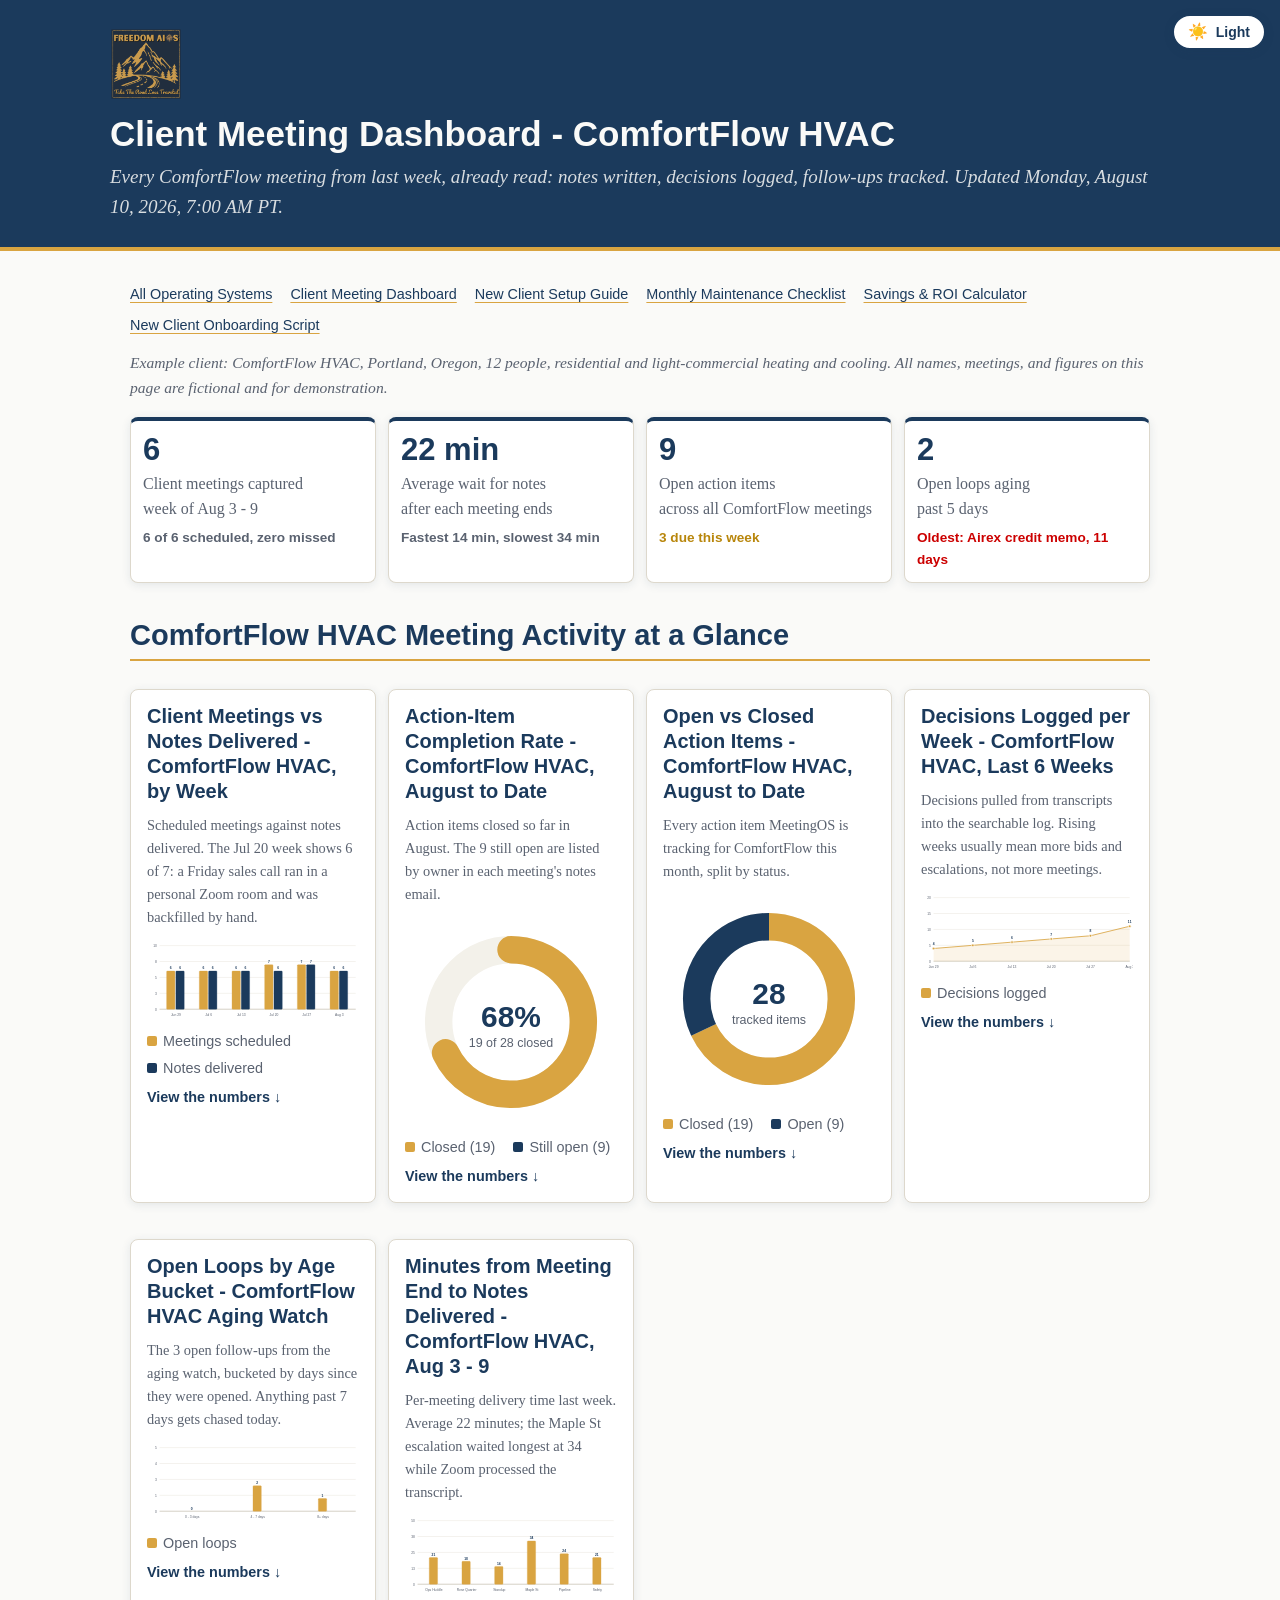
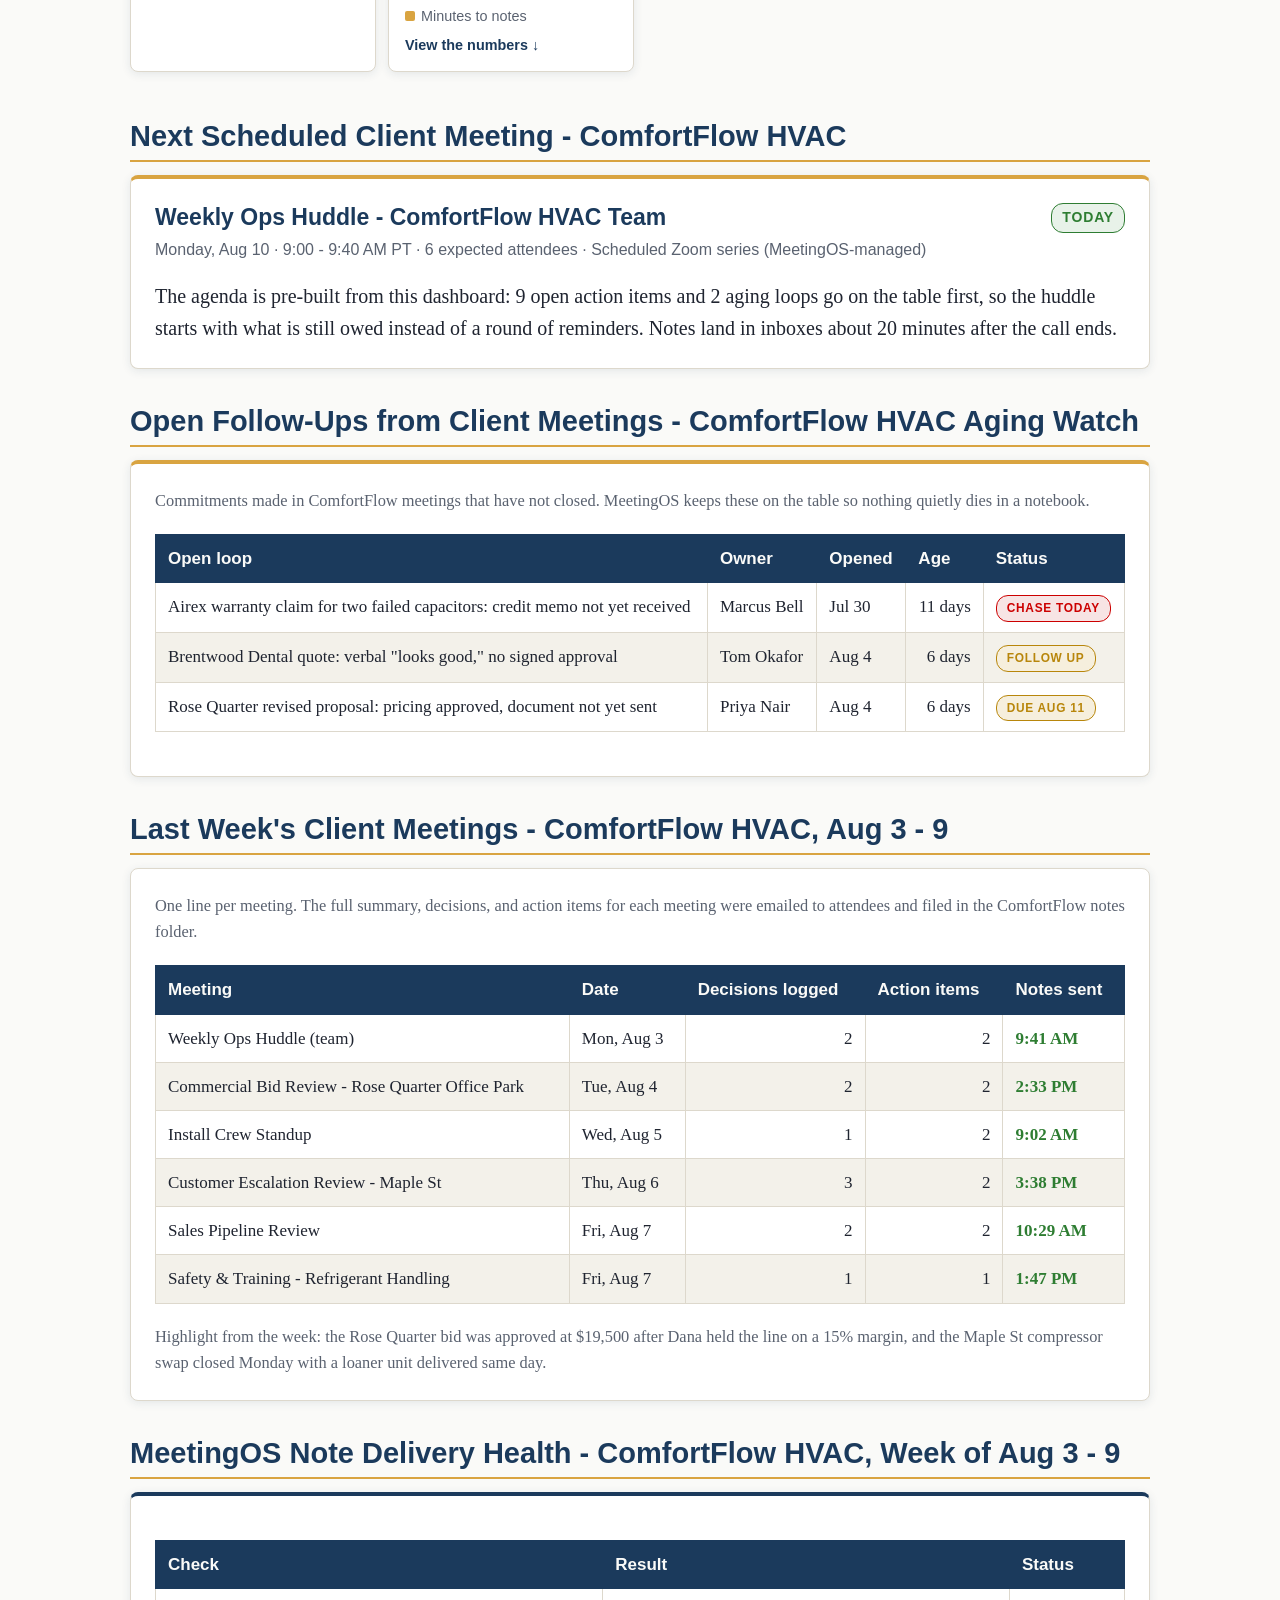
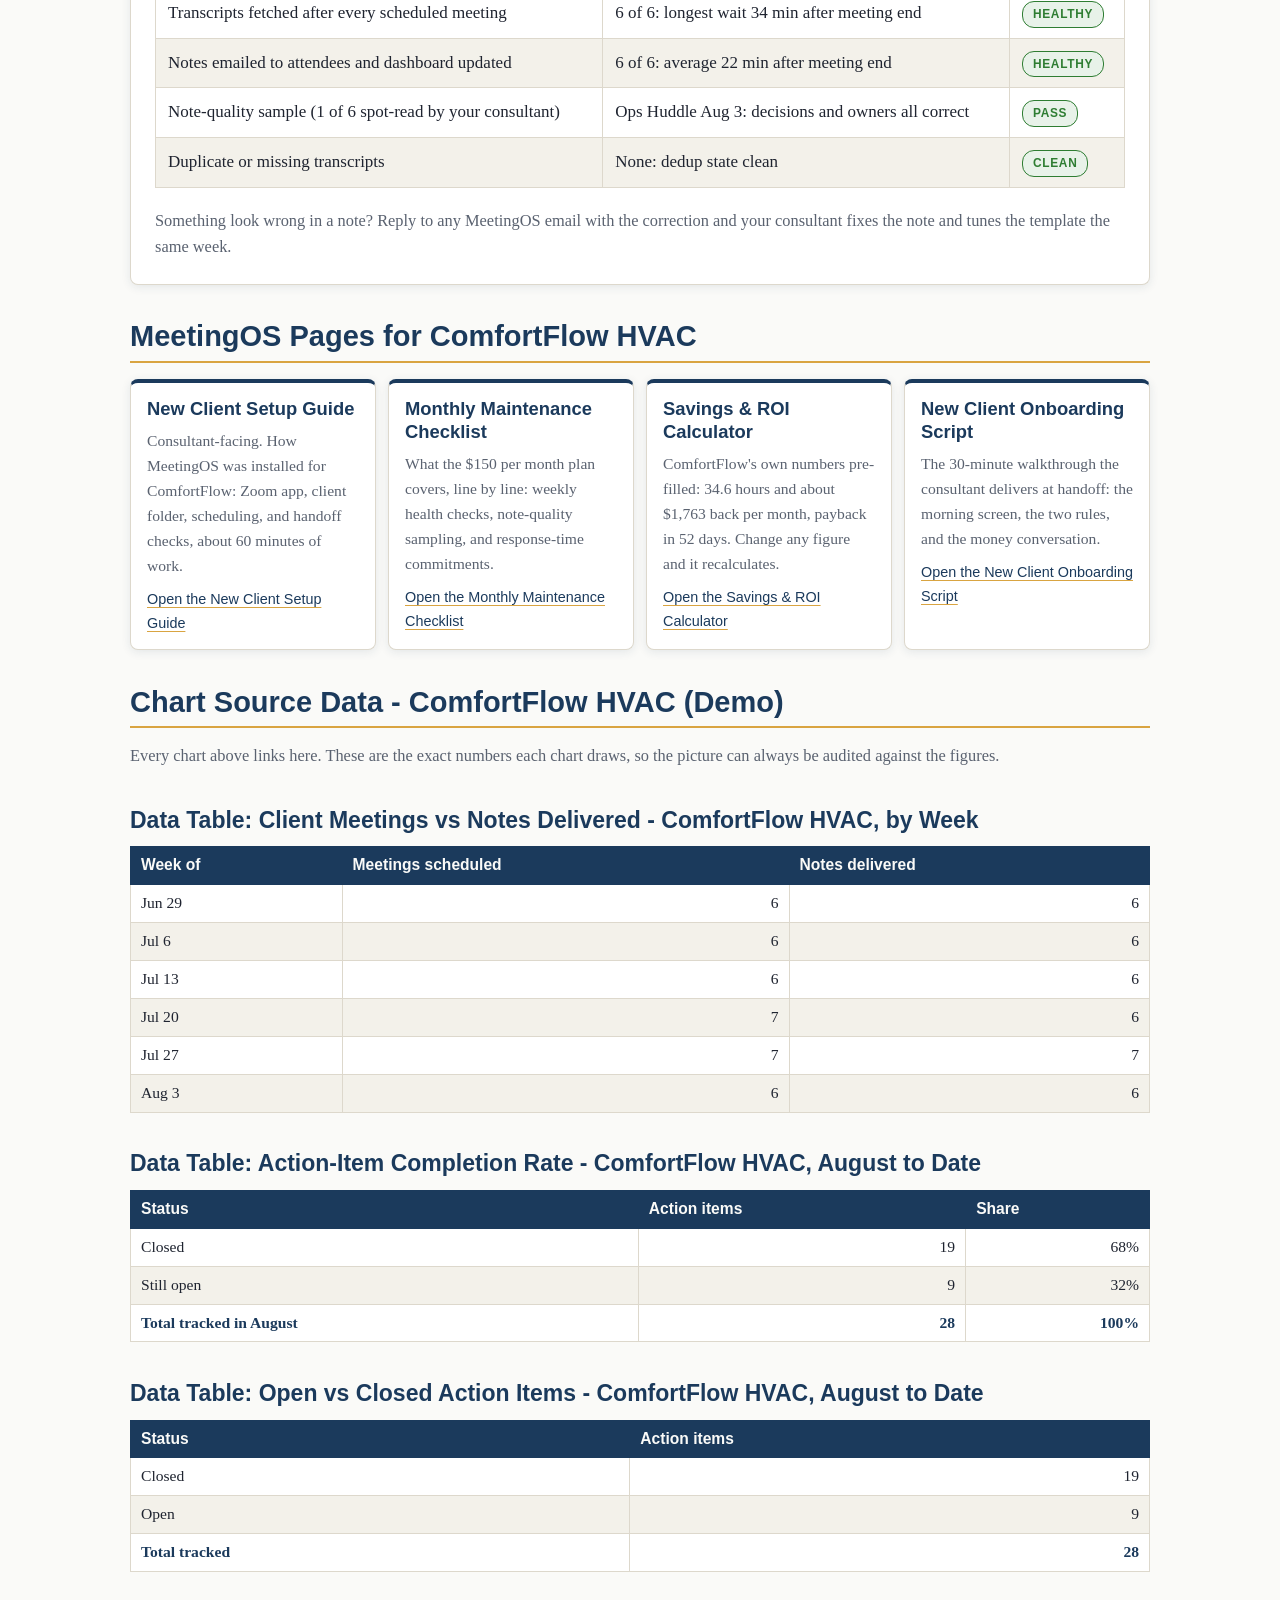
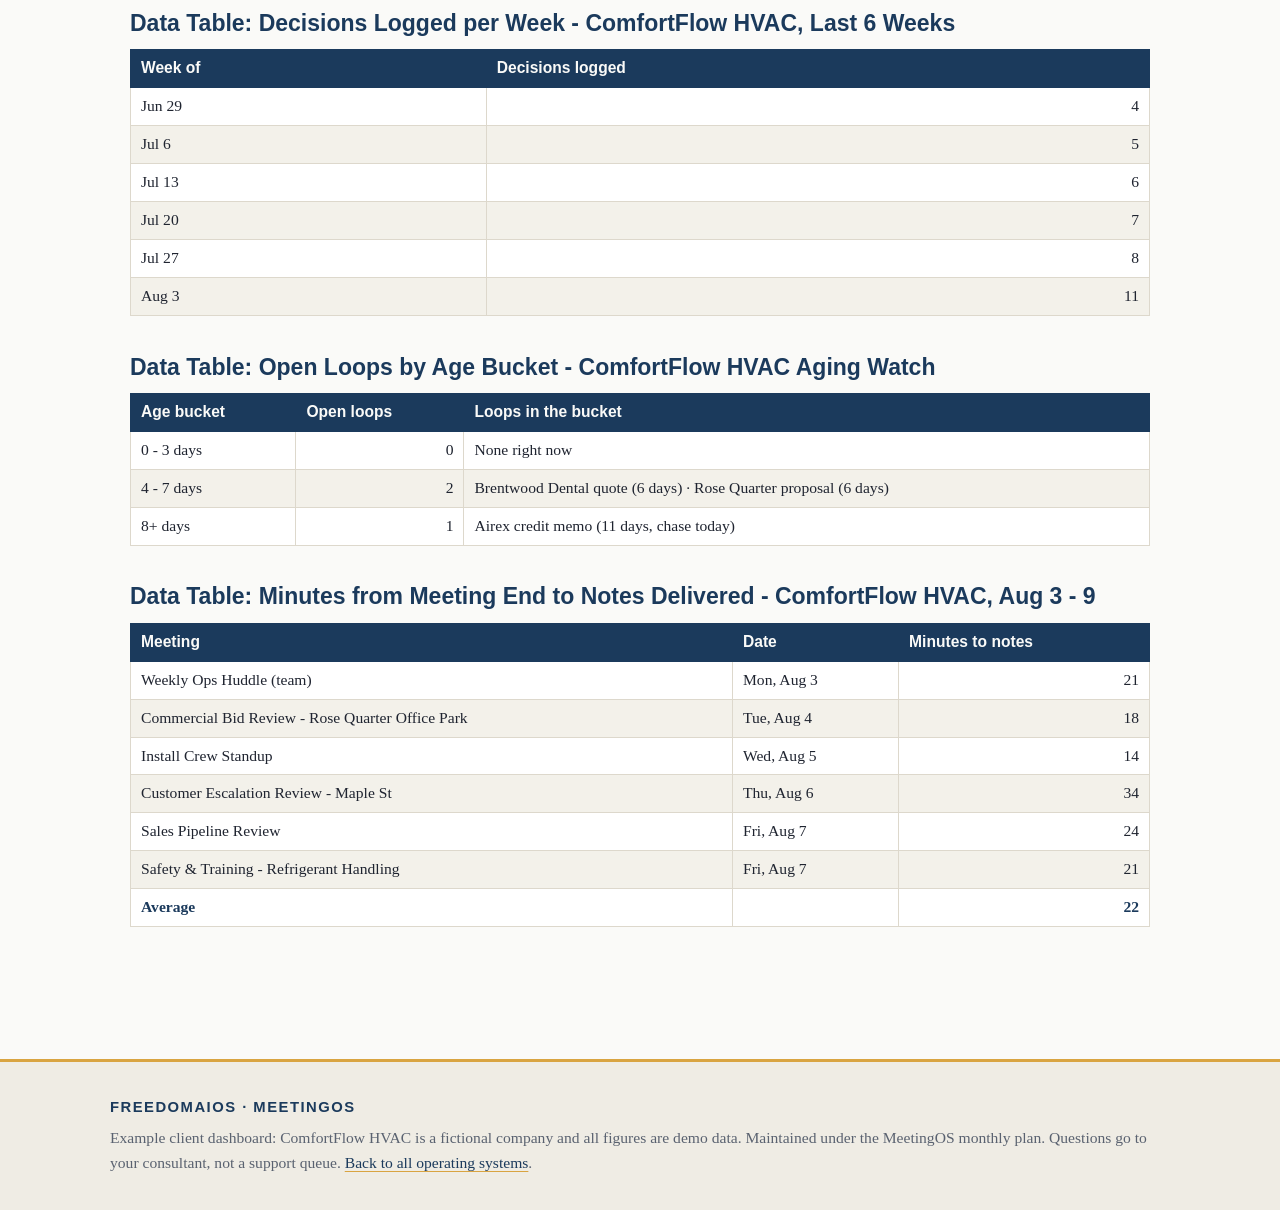
<file: module-templates/meetingos/dashboard.html>
<!DOCTYPE html>
<html lang="en" data-theme="light">
<head>
<meta charset="UTF-8">
<meta name="viewport" content="width=device-width, initial-scale=1.0">
<title>Client Meeting Dashboard - ComfortFlow HVAC (Demo) · MeetingOS</title>
<link rel="icon" href="../shared/assets/favicon.ico" sizes="any">
<link rel="icon" type="image/png" sizes="32x32" href="../shared/assets/favicon-32.png">
<link rel="apple-touch-icon" href="../shared/assets/apple-touch-icon-180.png">
<link rel="stylesheet" href="../../shared/theme.css">
<script src="../../shared/theme.js"></script>
<script src="../shared/charts.js"></script>
<style>
  /* Layout only. All colors from shared/theme.css variables. */
  .module-nav {
    display: flex;
    flex-wrap: wrap;
    gap: 8px 18px;
    font-family: var(--font-heading);
    font-size: 0.72em;
    margin: 0 0 8px;
  }
  .stat-card {
    background-color: var(--surface);
    border: 1px solid var(--border);
    border-top: 4px solid var(--navy);
    border-radius: var(--radius);
    padding: 12px 12px;
    box-shadow: var(--shadow);
  }
  .stat-card .big-number { font-size: 1.55em; }
  .page-note {
    font-size: 0.78em;
    color: var(--text-muted);
    font-style: italic;
  }
  .chart-card h3 { margin-top: 0; }
  .chart-card .chart-sub {
    font-size: 0.72em;
    color: var(--text-muted);
    margin: 2px 0 4px;
  }
  .meeting-head {
    display: flex;
    justify-content: space-between;
    align-items: flex-start;
    gap: 12px;
    flex-wrap: wrap;
  }
  .next-meeting-meta {
    font-family: var(--font-heading);
    font-size: 0.8em;
    color: var(--text-muted);
    margin: 4px 0 10px;
  }
</style>
<!-- Canonical base is https://freedomaios.com (future public home, not live yet). Per SITE-PACKAGE-STANDARD.md: per-page JSON-LD for search + AI comprehension. -->
<script type="application/ld+json">
{
  "@context": "https://schema.org",
  "@graph": [
    {
      "@type": "Organization",
      "@id": "https://freedomaios.com/#organization",
      "name": "FreedomAIOS",
      "url": "https://freedomaios.com/",
      "description": "FreedomAIOS builds AI operating systems for small businesses - audits, templates, and agent skills that turn AI into working business systems."
    },
    {
      "@type": "WebSite",
      "@id": "https://freedomaios.com/#website",
      "url": "https://freedomaios.com/",
      "name": "FreedomAIOS",
      "publisher": {
        "@id": "https://freedomaios.com/#organization"
      }
    },
    {
      "@type": "WebPage",
      "@id": "https://freedomaios.com/module-templates/meetingos/dashboard.html#webpage",
      "url": "https://freedomaios.com/module-templates/meetingos/dashboard.html",
      "name": "Client Meeting Dashboard - ComfortFlow HVAC (Demo) - MeetingOS",
      "description": "Every ComfortFlow meeting from last week, already read: notes written, decisions logged, follow-ups tracked. A MeetingOS demo dashboard using a fictional client.",
      "isPartOf": {
        "@id": "https://freedomaios.com/#website"
      }
    }
  ]
}
</script>
</head>
<body class="layout-wide">

<header class="masthead">
  <div class="masthead-inner">
    <img class="brand-logo brand-logo-lg" src="../shared/assets/logo-transparent.png" alt="FreedomAIOS - Take The Road Less Traveled">
    <h1>Client Meeting Dashboard - ComfortFlow HVAC</h1>
    <p class="tagline">Every ComfortFlow meeting from last week, already read: notes written, decisions logged, follow-ups tracked. Updated Monday, August 10, 2026, 7:00 AM PT.</p>
  </div>
</header>

<main class="page dense">

  <nav class="module-nav">
    <a href="../index.html">All Operating Systems</a>
    <a href="dashboard.html">Client Meeting Dashboard</a>
    <a href="config-guide.html">New Client Setup Guide</a>
    <a href="maintenance-checklist.html">Monthly Maintenance Checklist</a>
    <a href="roi-calculator.html">Savings &amp; ROI Calculator</a>
    <a href="onboarding-script.html">New Client Onboarding Script</a>
  </nav>

  <p class="page-note">Example client: ComfortFlow HVAC, Portland, Oregon, 12 people, residential and light-commercial heating and cooling. All names, meetings, and figures on this page are fictional and for demonstration.</p>

  <!-- ============ WEEK AT A GLANCE: COMFORTFLOW HVAC ============ -->
  <div class="grid-4">
    <div class="stat-card" data-chart="stat" data-config='{"value":"6","label":["Client meetings captured","week of Aug 3 - 9"],"delta":"6 of 6 scheduled, zero missed"}'></div>
    <div class="stat-card" data-chart="stat" data-config='{"value":"22 min","label":["Average wait for notes","after each meeting ends"],"delta":"Fastest 14 min, slowest 34 min"}'></div>
    <div class="stat-card" data-chart="stat" data-config='{"value":"9","label":["Open action items","across all ComfortFlow meetings"],"delta":"3 due this week","deltaTone":"warn"}'></div>
    <div class="stat-card" data-chart="stat" data-config='{"value":"2","label":["Open loops aging","past 5 days"],"delta":"Oldest: Airex credit memo, 11 days","tone":"warn","deltaTone":"bad"}'></div>
  </div>

  <!-- ============ CHARTS: COMFORTFLOW HVAC MEETING ACTIVITY ============ -->
  <h2>ComfortFlow HVAC Meeting Activity at a Glance</h2>

  <div class="chart-grid">
    <div class="card chart-card card-compact">
      <a class="chart-link" href="#data-meetings-vs-notes">
        <h3>Client Meetings vs Notes Delivered - ComfortFlow HVAC, by Week</h3>
        <p class="chart-sub">Scheduled meetings against notes delivered. The Jul 20 week shows 6 of 7: a Friday sales call ran in a personal Zoom room and was backfilled by hand.</p>
        <div class="fchart" data-chart="bar" role="img" aria-label="Bar chart of scheduled ComfortFlow HVAC meetings versus notes delivered, weeks of June 29 through August 3" data-config='{"labels":["Jun 29","Jul 6","Jul 13","Jul 20","Jul 27","Aug 3"],"series":[{"name":"Meetings scheduled","values":[6,6,6,7,7,6]},{"name":"Notes delivered","values":[6,6,6,6,7,6]}],"compact":true}'></div>
        <p class="chart-cta">View the numbers &darr;</p>
      </a>
    </div>

    <div class="card chart-card card-compact">
      <a class="chart-link" href="#data-completion-rate">
        <h3>Action-Item Completion Rate - ComfortFlow HVAC, August to Date</h3>
        <p class="chart-sub">Action items closed so far in August. The 9 still open are listed by owner in each meeting's notes email.</p>
        <div class="fchart" data-chart="donut" role="img" aria-label="Progress ring showing 68 percent of ComfortFlow HVAC action items closed in August" data-config='{"value":19,"total":28,"center":"68%","sub":"19 of 28 closed","legend":["Closed (19)","Still open (9)"],"compact":true}'></div>
        <p class="chart-cta">View the numbers &darr;</p>
      </a>
    </div>

    <div class="card chart-card card-compact">
      <a class="chart-link" href="#data-open-closed">
        <h3>Open vs Closed Action Items - ComfortFlow HVAC, August to Date</h3>
        <p class="chart-sub">Every action item MeetingOS is tracking for ComfortFlow this month, split by status.</p>
        <div class="fchart" data-chart="donut" role="img" aria-label="Donut chart showing 19 closed and 9 open ComfortFlow HVAC action items" data-config='{"segments":[{"name":"Closed","value":19},{"name":"Open","value":9}],"center":"28","sub":"tracked items","compact":true}'></div>
        <p class="chart-cta">View the numbers &darr;</p>
      </a>
    </div>

    <div class="card chart-card card-compact">
      <a class="chart-link" href="#data-decisions-week">
        <h3>Decisions Logged per Week - ComfortFlow HVAC, Last 6 Weeks</h3>
        <p class="chart-sub">Decisions pulled from transcripts into the searchable log. Rising weeks usually mean more bids and escalations, not more meetings.</p>
        <div class="fchart" data-chart="line" role="img" aria-label="Trend chart of decisions logged per week for ComfortFlow HVAC, rising from 4 to 11 over six weeks" data-config='{"labels":["Jun 29","Jul 6","Jul 13","Jul 20","Jul 27","Aug 3"],"series":[{"name":"Decisions logged","values":[4,5,6,7,8,11]}],"compact":true}'></div>
        <p class="chart-cta">View the numbers &darr;</p>
      </a>
    </div>

    <div class="card chart-card card-compact">
      <a class="chart-link" href="#data-loop-aging">
        <h3>Open Loops by Age Bucket - ComfortFlow HVAC Aging Watch</h3>
        <p class="chart-sub">The 3 open follow-ups from the aging watch, bucketed by days since they were opened. Anything past 7 days gets chased today.</p>
        <div class="fchart" data-chart="bar" role="img" aria-label="Bar chart of ComfortFlow HVAC open loops by age bucket: none under 4 days, two aged 4 to 7 days, one older than 7 days" data-config='{"labels":["0 - 3 days","4 - 7 days","8+ days"],"series":[{"name":"Open loops","values":[0,2,1]}],"compact":true}'></div>
        <p class="chart-cta">View the numbers &darr;</p>
      </a>
    </div>

    <div class="card chart-card card-compact">
      <a class="chart-link" href="#data-delivery-minutes">
        <h3>Minutes from Meeting End to Notes Delivered - ComfortFlow HVAC, Aug 3 - 9</h3>
        <p class="chart-sub">Per-meeting delivery time last week. Average 22 minutes; the Maple St escalation waited longest at 34 while Zoom processed the transcript.</p>
        <div class="fchart" data-chart="bar" role="img" aria-label="Bar chart of minutes from meeting end to notes delivered for each ComfortFlow HVAC meeting last week, averaging 22 minutes" data-config='{"labels":["Ops Huddle","Rose Quarter","Standup","Maple St","Pipeline","Safety"],"series":[{"name":"Minutes to notes","values":[21,18,14,34,24,21]}],"compact":true}'></div>
        <p class="chart-cta">View the numbers &darr;</p>
      </a>
    </div>
  </div>

  <!-- ============ NEXT MEETING ============ -->
  <h2>Next Scheduled Client Meeting - ComfortFlow HVAC</h2>
  <div class="card card-accent">
    <div class="meeting-head">
      <h3 class="mt-0 mb-0">Weekly Ops Huddle - ComfortFlow HVAC Team</h3>
      <span class="badge badge-good">Today</span>
    </div>
    <p class="next-meeting-meta">Monday, Aug 10 · 9:00 - 9:40 AM PT · 6 expected attendees · Scheduled Zoom series (MeetingOS-managed)</p>
    <p class="mb-0">The agenda is pre-built from this dashboard: 9 open action items and 2 aging loops go on the table first, so the huddle starts with what is still owed instead of a round of reminders. Notes land in inboxes about 20 minutes after the call ends.</p>
  </div>

  <!-- ============ OPEN LOOPS ============ -->
  <h2>Open Follow-Ups from Client Meetings - ComfortFlow HVAC Aging Watch</h2>
  <div class="card card-accent">
    <p class="text-small text-muted mt-0">Commitments made in ComfortFlow meetings that have not closed. MeetingOS keeps these on the table so nothing quietly dies in a notebook.</p>
    <table>
      <thead>
        <tr><th>Open loop</th><th>Owner</th><th>Opened</th><th>Age</th><th>Status</th></tr>
      </thead>
      <tbody>
        <tr>
          <td>Airex warranty claim for two failed capacitors: credit memo not yet received</td>
          <td>Marcus Bell</td>
          <td>Jul 30</td>
          <td class="num">11 days</td>
          <td><span class="badge badge-bad">Chase today</span></td>
        </tr>
        <tr>
          <td>Brentwood Dental quote: verbal "looks good," no signed approval</td>
          <td>Tom Okafor</td>
          <td>Aug 4</td>
          <td class="num">6 days</td>
          <td><span class="badge badge-warn">Follow up</span></td>
        </tr>
        <tr>
          <td>Rose Quarter revised proposal: pricing approved, document not yet sent</td>
          <td>Priya Nair</td>
          <td>Aug 4</td>
          <td class="num">6 days</td>
          <td><span class="badge badge-warn">Due Aug 11</span></td>
        </tr>
      </tbody>
    </table>
  </div>

  <!-- ============ LAST WEEK'S MEETINGS ============ -->
  <h2>Last Week's Client Meetings - ComfortFlow HVAC, Aug 3 - 9</h2>
  <div class="card">
    <p class="text-small text-muted mt-0">One line per meeting. The full summary, decisions, and action items for each meeting were emailed to attendees and filed in the ComfortFlow notes folder.</p>
    <table>
      <thead>
        <tr><th>Meeting</th><th>Date</th><th>Decisions logged</th><th>Action items</th><th>Notes sent</th></tr>
      </thead>
      <tbody>
        <tr>
          <td>Weekly Ops Huddle (team)</td>
          <td>Mon, Aug 3</td>
          <td class="num">2</td>
          <td class="num">2</td>
          <td><span class="status-good">9:41 AM</span></td>
        </tr>
        <tr>
          <td>Commercial Bid Review - Rose Quarter Office Park</td>
          <td>Tue, Aug 4</td>
          <td class="num">2</td>
          <td class="num">2</td>
          <td><span class="status-good">2:33 PM</span></td>
        </tr>
        <tr>
          <td>Install Crew Standup</td>
          <td>Wed, Aug 5</td>
          <td class="num">1</td>
          <td class="num">2</td>
          <td><span class="status-good">9:02 AM</span></td>
        </tr>
        <tr>
          <td>Customer Escalation Review - Maple St</td>
          <td>Thu, Aug 6</td>
          <td class="num">3</td>
          <td class="num">2</td>
          <td><span class="status-good">3:38 PM</span></td>
        </tr>
        <tr>
          <td>Sales Pipeline Review</td>
          <td>Fri, Aug 7</td>
          <td class="num">2</td>
          <td class="num">2</td>
          <td><span class="status-good">10:29 AM</span></td>
        </tr>
        <tr>
          <td>Safety &amp; Training - Refrigerant Handling</td>
          <td>Fri, Aug 7</td>
          <td class="num">1</td>
          <td class="num">1</td>
          <td><span class="status-good">1:47 PM</span></td>
        </tr>
      </tbody>
    </table>
    <p class="text-small text-muted mb-0">Highlight from the week: the Rose Quarter bid was approved at $19,500 after Dana held the line on a 15% margin, and the Maple St compressor swap closed Monday with a loaner unit delivered same day.</p>
  </div>

  <!-- ============ DELIVERY HEALTH ============ -->
  <h2>MeetingOS Note Delivery Health - ComfortFlow HVAC, Week of Aug 3 - 9</h2>
  <div class="card card-navy">
    <table>
      <thead>
        <tr><th>Check</th><th>Result</th><th>Status</th></tr>
      </thead>
      <tbody>
        <tr>
          <td>Transcripts fetched after every scheduled meeting</td>
          <td>6 of 6: longest wait 34 min after meeting end</td>
          <td><span class="badge badge-good">Healthy</span></td>
        </tr>
        <tr>
          <td>Notes emailed to attendees and dashboard updated</td>
          <td>6 of 6: average 22 min after meeting end</td>
          <td><span class="badge badge-good">Healthy</span></td>
        </tr>
        <tr>
          <td>Note-quality sample (1 of 6 spot-read by your consultant)</td>
          <td>Ops Huddle Aug 3: decisions and owners all correct</td>
          <td><span class="badge badge-good">Pass</span></td>
        </tr>
        <tr>
          <td>Duplicate or missing transcripts</td>
          <td>None: dedup state clean</td>
          <td><span class="badge badge-good">Clean</span></td>
        </tr>
      </tbody>
    </table>
    <p class="text-small text-muted mb-0">Something look wrong in a note? Reply to any MeetingOS email with the correction and your consultant fixes the note and tunes the template the same week.</p>
  </div>

  <!-- ============ QUICK LINKS ============ -->
  <h2>MeetingOS Pages for ComfortFlow HVAC</h2>
  <div class="module-grid">
    <div class="module-card">
      <h3>New Client Setup Guide</h3>
      <p>Consultant-facing. How MeetingOS was installed for ComfortFlow: Zoom app, client folder, scheduling, and handoff checks, about 60 minutes of work.</p>
      <p class="module-links"><a href="config-guide.html">Open the New Client Setup Guide</a></p>
    </div>
    <div class="module-card">
      <h3>Monthly Maintenance Checklist</h3>
      <p>What the $150 per month plan covers, line by line: weekly health checks, note-quality sampling, and response-time commitments.</p>
      <p class="module-links"><a href="maintenance-checklist.html">Open the Monthly Maintenance Checklist</a></p>
    </div>
    <div class="module-card">
      <h3>Savings &amp; ROI Calculator</h3>
      <p>ComfortFlow's own numbers pre-filled: 34.6 hours and about $1,763 back per month, payback in 52 days. Change any figure and it recalculates.</p>
      <p class="module-links"><a href="roi-calculator.html">Open the Savings &amp; ROI Calculator</a></p>
    </div>
    <div class="module-card">
      <h3>New Client Onboarding Script</h3>
      <p>The 30-minute walkthrough the consultant delivers at handoff: the morning screen, the two rules, and the money conversation.</p>
      <p class="module-links"><a href="onboarding-script.html">Open the New Client Onboarding Script</a></p>
    </div>
  </div>

  <!-- ============ CHART SOURCE DATA ============ -->
  <h2>Chart Source Data - ComfortFlow HVAC (Demo)</h2>
  <p class="text-small text-muted">Every chart above links here. These are the exact numbers each chart draws, so the picture can always be audited against the figures.</p>

  <h3 class="jump-target" id="data-meetings-vs-notes">Data Table: Client Meetings vs Notes Delivered - ComfortFlow HVAC, by Week</h3>
  <table class="table-compact">
    <thead>
      <tr><th>Week of</th><th>Meetings scheduled</th><th>Notes delivered</th></tr>
    </thead>
    <tbody>
      <tr><td>Jun 29</td><td class="num">6</td><td class="num">6</td></tr>
      <tr><td>Jul 6</td><td class="num">6</td><td class="num">6</td></tr>
      <tr><td>Jul 13</td><td class="num">6</td><td class="num">6</td></tr>
      <tr><td>Jul 20</td><td class="num">7</td><td class="num">6</td></tr>
      <tr><td>Jul 27</td><td class="num">7</td><td class="num">7</td></tr>
      <tr><td>Aug 3</td><td class="num">6</td><td class="num">6</td></tr>
    </tbody>
  </table>

  <h3 class="jump-target" id="data-completion-rate">Data Table: Action-Item Completion Rate - ComfortFlow HVAC, August to Date</h3>
  <table class="table-compact">
    <thead>
      <tr><th>Status</th><th>Action items</th><th>Share</th></tr>
    </thead>
    <tbody>
      <tr><td>Closed</td><td class="num">19</td><td class="num">68%</td></tr>
      <tr><td>Still open</td><td class="num">9</td><td class="num">32%</td></tr>
      <tr><td><strong>Total tracked in August</strong></td><td class="num"><strong>28</strong></td><td class="num"><strong>100%</strong></td></tr>
    </tbody>
  </table>

  <h3 class="jump-target" id="data-open-closed">Data Table: Open vs Closed Action Items - ComfortFlow HVAC, August to Date</h3>
  <table class="table-compact">
    <thead>
      <tr><th>Status</th><th>Action items</th></tr>
    </thead>
    <tbody>
      <tr><td>Closed</td><td class="num">19</td></tr>
      <tr><td>Open</td><td class="num">9</td></tr>
      <tr><td><strong>Total tracked</strong></td><td class="num"><strong>28</strong></td></tr>
    </tbody>
  </table>

  <h3 class="jump-target" id="data-decisions-week">Data Table: Decisions Logged per Week - ComfortFlow HVAC, Last 6 Weeks</h3>
  <table class="table-compact">
    <thead>
      <tr><th>Week of</th><th>Decisions logged</th></tr>
    </thead>
    <tbody>
      <tr><td>Jun 29</td><td class="num">4</td></tr>
      <tr><td>Jul 6</td><td class="num">5</td></tr>
      <tr><td>Jul 13</td><td class="num">6</td></tr>
      <tr><td>Jul 20</td><td class="num">7</td></tr>
      <tr><td>Jul 27</td><td class="num">8</td></tr>
      <tr><td>Aug 3</td><td class="num">11</td></tr>
    </tbody>
  </table>

  <h3 class="jump-target" id="data-loop-aging">Data Table: Open Loops by Age Bucket - ComfortFlow HVAC Aging Watch</h3>
  <table class="table-compact">
    <thead>
      <tr><th>Age bucket</th><th>Open loops</th><th>Loops in the bucket</th></tr>
    </thead>
    <tbody>
      <tr><td>0 - 3 days</td><td class="num">0</td><td>None right now</td></tr>
      <tr><td>4 - 7 days</td><td class="num">2</td><td>Brentwood Dental quote (6 days) · Rose Quarter proposal (6 days)</td></tr>
      <tr><td>8+ days</td><td class="num">1</td><td>Airex credit memo (11 days, chase today)</td></tr>
    </tbody>
  </table>

  <h3 class="jump-target" id="data-delivery-minutes">Data Table: Minutes from Meeting End to Notes Delivered - ComfortFlow HVAC, Aug 3 - 9</h3>
  <table class="table-compact">
    <thead>
      <tr><th>Meeting</th><th>Date</th><th>Minutes to notes</th></tr>
    </thead>
    <tbody>
      <tr><td>Weekly Ops Huddle (team)</td><td>Mon, Aug 3</td><td class="num">21</td></tr>
      <tr><td>Commercial Bid Review - Rose Quarter Office Park</td><td>Tue, Aug 4</td><td class="num">18</td></tr>
      <tr><td>Install Crew Standup</td><td>Wed, Aug 5</td><td class="num">14</td></tr>
      <tr><td>Customer Escalation Review - Maple St</td><td>Thu, Aug 6</td><td class="num">34</td></tr>
      <tr><td>Sales Pipeline Review</td><td>Fri, Aug 7</td><td class="num">24</td></tr>
      <tr><td>Safety &amp; Training - Refrigerant Handling</td><td>Fri, Aug 7</td><td class="num">21</td></tr>
      <tr><td><strong>Average</strong></td><td></td><td class="num"><strong>22</strong></td></tr>
    </tbody>
  </table>

</main>

<footer class="site-footer">
  <div class="site-footer-inner">
    <p class="footer-brand">FreedomAIOS · MeetingOS</p>
    <p>Example client dashboard: ComfortFlow HVAC is a fictional company and all figures are demo data. Maintained under the MeetingOS monthly plan. Questions go to your consultant, not a support queue. <a href="../index.html">Back to all operating systems</a>.</p>
  </div>
</footer>

</body>
</html>
</file>
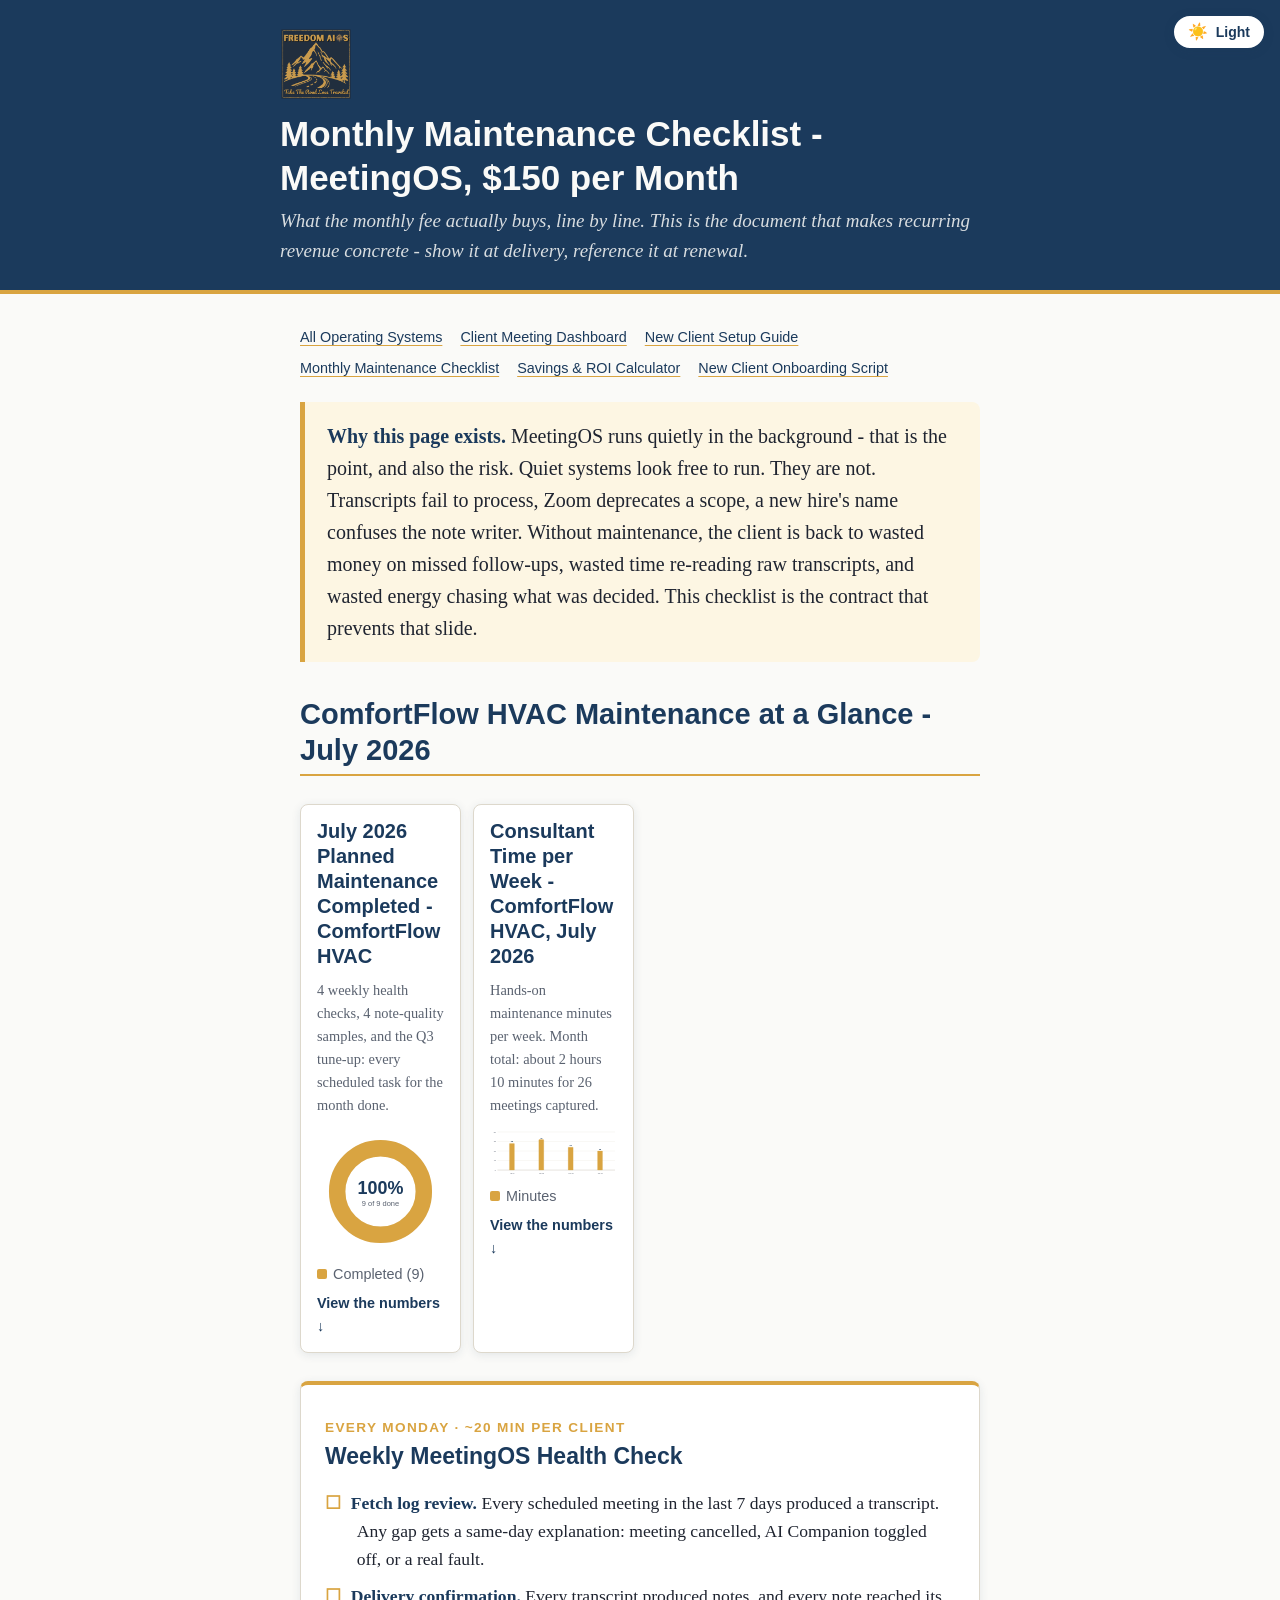
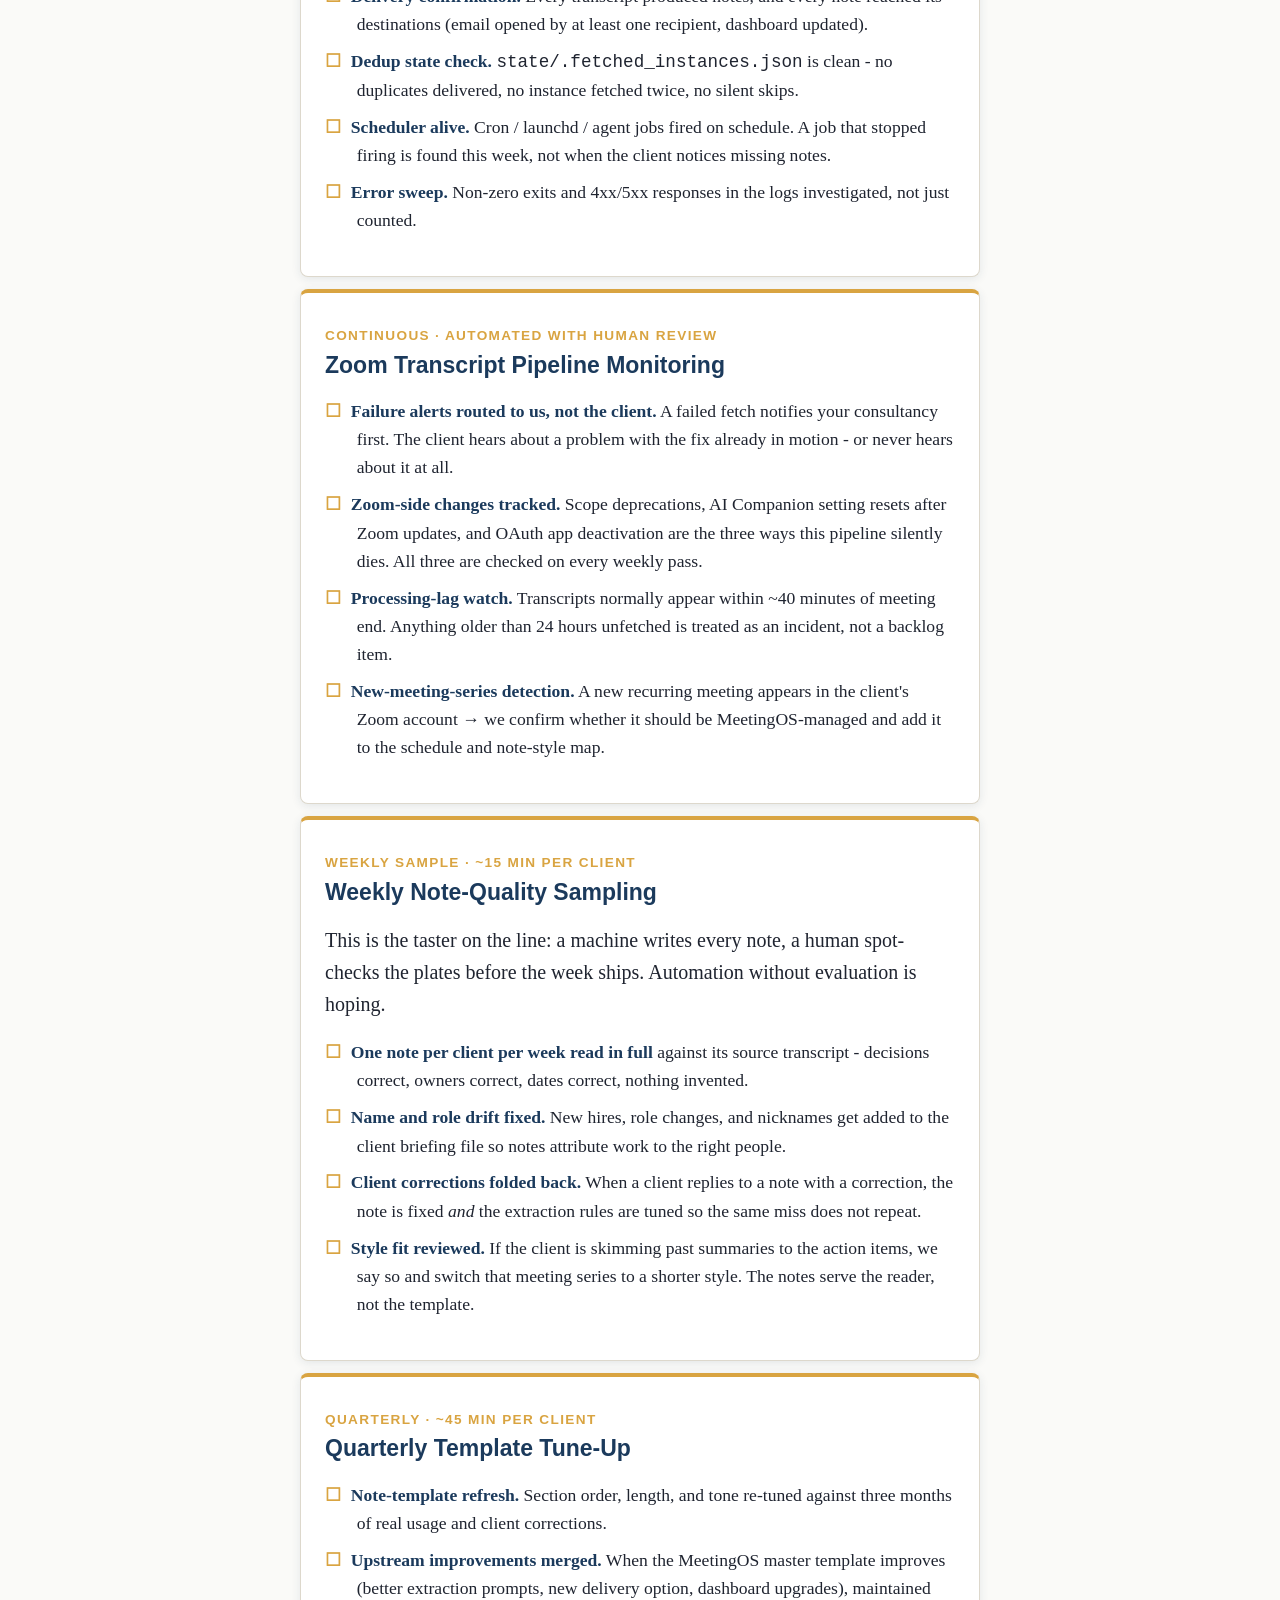
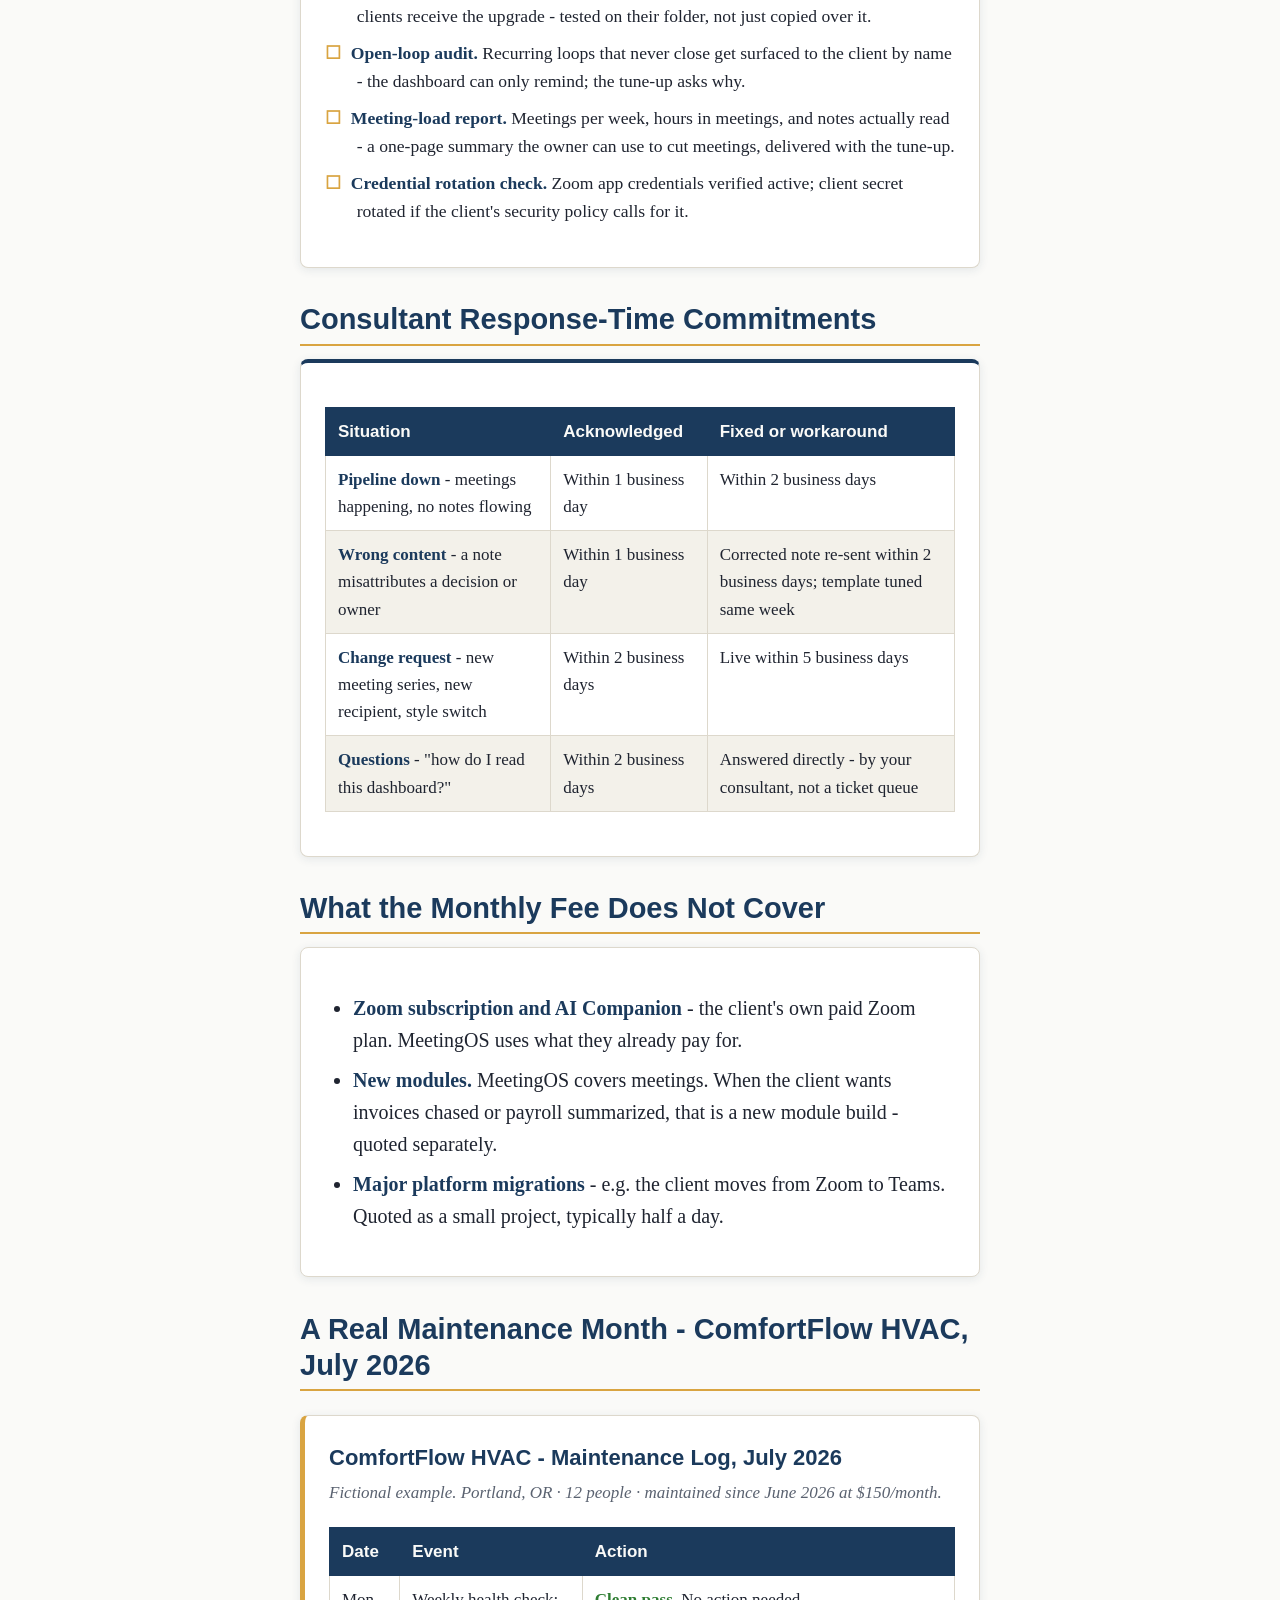
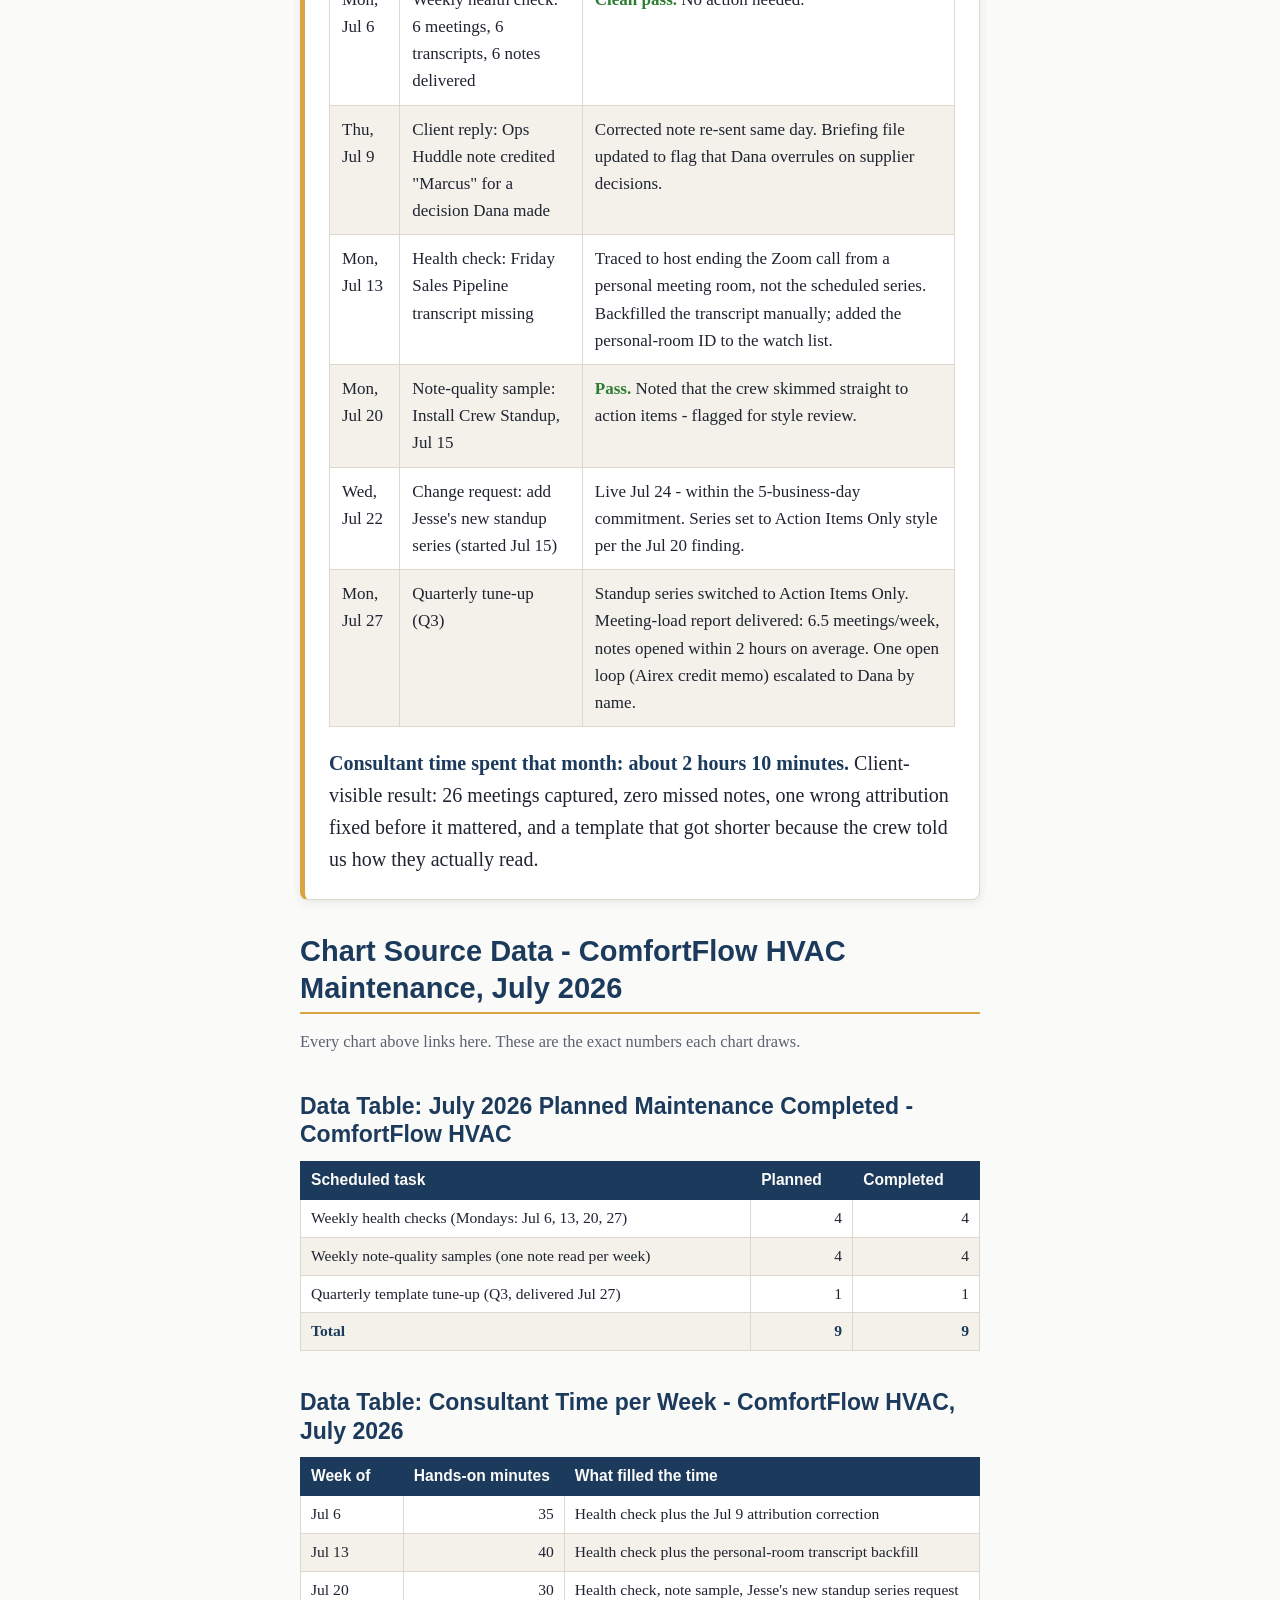
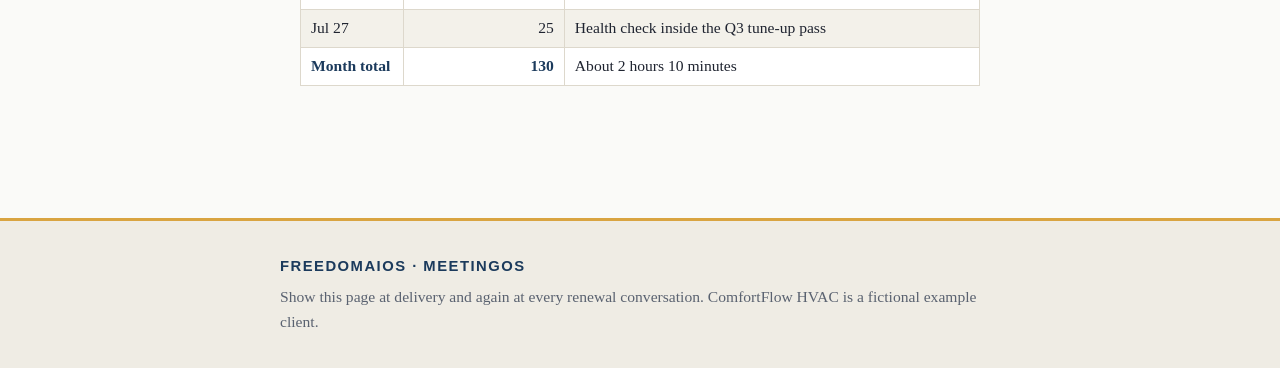
<file: module-templates/meetingos/maintenance-checklist.html>
<!DOCTYPE html>
<html lang="en" data-theme="light">
<head>
<meta charset="UTF-8">
<meta name="viewport" content="width=device-width, initial-scale=1.0">
<title>Monthly Maintenance Checklist - MeetingOS ($150 per Month Plan)</title>
<link rel="icon" href="../shared/assets/favicon.ico" sizes="any">
<link rel="icon" type="image/png" sizes="32x32" href="../shared/assets/favicon-32.png">
<link rel="apple-touch-icon" href="../shared/assets/apple-touch-icon-180.png">
<link rel="stylesheet" href="../../shared/theme.css">
<script src="../../shared/theme.js"></script>
<script src="../shared/charts.js"></script>
<style>
  /* Layout only. All colors from shared/theme.css variables. */
  .module-nav {
    display: flex;
    flex-wrap: wrap;
    gap: 8px 18px;
    font-family: var(--font-heading);
    font-size: 0.72em;
    margin: 0 0 8px;
  }
  .checklist {
    list-style: none;
    padding-left: 0;
    font-size: 0.88em;
  }
  .checklist li {
    padding-left: 1.8em;
    text-indent: -1.8em;
    margin: 0.5em 0;
  }
  .checklist li::before {
    content: "\2610\00a0\00a0";
    font-family: var(--font-heading);
    color: var(--gold);
    font-weight: bold;
  }
  .cadence {
    display: inline-block;
    font-family: var(--font-heading);
    font-weight: bold;
    font-size: 0.68em;
    letter-spacing: 0.1em;
    text-transform: uppercase;
    color: var(--gold);
    margin: 0 0 4px;
  }
</style>
<!-- Canonical base is https://freedomaios.com (future public home, not live yet). Per SITE-PACKAGE-STANDARD.md: per-page JSON-LD for search + AI comprehension. -->
<script type="application/ld+json">
{
  "@context": "https://schema.org",
  "@graph": [
    {
      "@type": "Organization",
      "@id": "https://freedomaios.com/#organization",
      "name": "FreedomAIOS",
      "url": "https://freedomaios.com/",
      "description": "FreedomAIOS builds AI operating systems for small businesses - audits, templates, and agent skills that turn AI into working business systems."
    },
    {
      "@type": "WebSite",
      "@id": "https://freedomaios.com/#website",
      "url": "https://freedomaios.com/",
      "name": "FreedomAIOS",
      "publisher": {
        "@id": "https://freedomaios.com/#organization"
      }
    },
    {
      "@type": "WebPage",
      "@id": "https://freedomaios.com/module-templates/meetingos/maintenance-checklist.html#webpage",
      "url": "https://freedomaios.com/module-templates/meetingos/maintenance-checklist.html",
      "name": "Monthly Maintenance Checklist - MeetingOS ($150 per Month Plan)",
      "description": "What the monthly MeetingOS fee actually buys, line by line - the document that makes recurring revenue concrete at delivery and renewal.",
      "isPartOf": {
        "@id": "https://freedomaios.com/#website"
      }
    }
  ]
}
</script>
</head>
<body>

<header class="masthead">
  <div class="masthead-inner">
    <img class="brand-logo brand-logo-lg" src="../shared/assets/logo-transparent.png" alt="FreedomAIOS - Take The Road Less Traveled">
    <h1>Monthly Maintenance Checklist - MeetingOS, $150 per Month</h1>
    <p class="tagline">What the monthly fee actually buys, line by line. This is the document that makes recurring revenue concrete - show it at delivery, reference it at renewal.</p>
  </div>
</header>

<main class="page dense">

  <nav class="module-nav">
    <a href="../index.html">All Operating Systems</a>
    <a href="dashboard.html">Client Meeting Dashboard</a>
    <a href="config-guide.html">New Client Setup Guide</a>
    <a href="maintenance-checklist.html">Monthly Maintenance Checklist</a>
    <a href="roi-calculator.html">Savings &amp; ROI Calculator</a>
    <a href="onboarding-script.html">New Client Onboarding Script</a>
  </nav>

  <div class="callout">
    <p><strong>Why this page exists.</strong> MeetingOS runs quietly in the background - that is the point, and also the risk. Quiet systems look free to run. They are not. Transcripts fail to process, Zoom deprecates a scope, a new hire's name confuses the note writer. Without maintenance, the client is back to wasted money on missed follow-ups, wasted time re-reading raw transcripts, and wasted energy chasing what was decided. This checklist is the contract that prevents that slide.</p>
  </div>

  <!-- ============ MAINTENANCE AT A GLANCE ============ -->
  <h2>ComfortFlow HVAC Maintenance at a Glance - July 2026</h2>
  <div class="chart-grid">
    <div class="card chart-card card-compact">
      <a class="chart-link" href="#data-maintenance-completion">
        <h3>July 2026 Planned Maintenance Completed - ComfortFlow HVAC</h3>
        <p class="chart-sub">4 weekly health checks, 4 note-quality samples, and the Q3 tune-up: every scheduled task for the month done.</p>
        <div class="fchart" data-chart="donut" role="img" aria-label="Progress ring showing all 9 planned ComfortFlow HVAC maintenance tasks completed in July 2026" data-config='{"value":9,"total":9,"center":"100%","sub":"9 of 9 done","legend":["Completed (9)"],"compact":true}'></div>
        <p class="chart-cta">View the numbers &darr;</p>
      </a>
    </div>
    <div class="card chart-card card-compact">
      <a class="chart-link" href="#data-consultant-time">
        <h3>Consultant Time per Week - ComfortFlow HVAC, July 2026</h3>
        <p class="chart-sub">Hands-on maintenance minutes per week. Month total: about 2 hours 10 minutes for 26 meetings captured.</p>
        <div class="fchart" data-chart="bar" role="img" aria-label="Bar chart of consultant maintenance minutes per week for ComfortFlow HVAC in July 2026, totaling about 2 hours 10 minutes" data-config='{"labels":["Jul 6","Jul 13","Jul 20","Jul 27"],"series":[{"name":"Minutes","values":[35,40,30,25]}],"compact":true}'></div>
        <p class="chart-cta">View the numbers &darr;</p>
      </a>
    </div>
  </div>

  <!-- ============ WEEKLY ============ -->
  <div class="card card-accent">
    <p class="cadence">Every Monday · ~20 min per client</p>
    <h3 class="mt-0">Weekly MeetingOS Health Check</h3>
    <ul class="checklist">
      <li><strong>Fetch log review.</strong> Every scheduled meeting in the last 7 days produced a transcript. Any gap gets a same-day explanation: meeting cancelled, AI Companion toggled off, or a real fault.</li>
      <li><strong>Delivery confirmation.</strong> Every transcript produced notes, and every note reached its destinations (email opened by at least one recipient, dashboard updated).</li>
      <li><strong>Dedup state check.</strong> <code>state/.fetched_instances.json</code> is clean - no duplicates delivered, no instance fetched twice, no silent skips.</li>
      <li><strong>Scheduler alive.</strong> Cron / launchd / agent jobs fired on schedule. A job that stopped firing is found this week, not when the client notices missing notes.</li>
      <li><strong>Error sweep.</strong> Non-zero exits and 4xx/5xx responses in the logs investigated, not just counted.</li>
    </ul>
  </div>

  <!-- ============ PIPELINE MONITORING ============ -->
  <div class="card card-accent">
    <p class="cadence">Continuous · automated with human review</p>
    <h3 class="mt-0">Zoom Transcript Pipeline Monitoring</h3>
    <ul class="checklist">
      <li><strong>Failure alerts routed to us, not the client.</strong> A failed fetch notifies your consultancy first. The client hears about a problem with the fix already in motion - or never hears about it at all.</li>
      <li><strong>Zoom-side changes tracked.</strong> Scope deprecations, AI Companion setting resets after Zoom updates, and OAuth app deactivation are the three ways this pipeline silently dies. All three are checked on every weekly pass.</li>
      <li><strong>Processing-lag watch.</strong> Transcripts normally appear within ~40 minutes of meeting end. Anything older than 24 hours unfetched is treated as an incident, not a backlog item.</li>
      <li><strong>New-meeting-series detection.</strong> A new recurring meeting appears in the client's Zoom account → we confirm whether it should be MeetingOS-managed and add it to the schedule and note-style map.</li>
    </ul>
  </div>

  <!-- ============ NOTE QUALITY ============ -->
  <div class="card card-accent">
    <p class="cadence">Weekly sample · ~15 min per client</p>
    <h3 class="mt-0">Weekly Note-Quality Sampling</h3>
    <p>This is the taster on the line: a machine writes every note, a human spot-checks the plates before the week ships. Automation without evaluation is hoping.</p>
    <ul class="checklist">
      <li><strong>One note per client per week read in full</strong> against its source transcript - decisions correct, owners correct, dates correct, nothing invented.</li>
      <li><strong>Name and role drift fixed.</strong> New hires, role changes, and nicknames get added to the client briefing file so notes attribute work to the right people.</li>
      <li><strong>Client corrections folded back.</strong> When a client replies to a note with a correction, the note is fixed <em>and</em> the extraction rules are tuned so the same miss does not repeat.</li>
      <li><strong>Style fit reviewed.</strong> If the client is skimming past summaries to the action items, we say so and switch that meeting series to a shorter style. The notes serve the reader, not the template.</li>
    </ul>
  </div>

  <!-- ============ QUARTERLY ============ -->
  <div class="card card-accent">
    <p class="cadence">Quarterly · ~45 min per client</p>
    <h3 class="mt-0">Quarterly Template Tune-Up</h3>
    <ul class="checklist">
      <li><strong>Note-template refresh.</strong> Section order, length, and tone re-tuned against three months of real usage and client corrections.</li>
      <li><strong>Upstream improvements merged.</strong> When the MeetingOS master template improves (better extraction prompts, new delivery option, dashboard upgrades), maintained clients receive the upgrade - tested on their folder, not just copied over it.</li>
      <li><strong>Open-loop audit.</strong> Recurring loops that never close get surfaced to the client by name - the dashboard can only remind; the tune-up asks why.</li>
      <li><strong>Meeting-load report.</strong> Meetings per week, hours in meetings, and notes actually read - a one-page summary the owner can use to cut meetings, delivered with the tune-up.</li>
      <li><strong>Credential rotation check.</strong> Zoom app credentials verified active; client secret rotated if the client's security policy calls for it.</li>
    </ul>
  </div>

  <!-- ============ SLA ============ -->
  <h2>Consultant Response-Time Commitments</h2>
  <div class="card card-navy">
    <table>
      <thead>
        <tr><th>Situation</th><th>Acknowledged</th><th>Fixed or workaround</th></tr>
      </thead>
      <tbody>
        <tr>
          <td><strong>Pipeline down</strong> - meetings happening, no notes flowing</td>
          <td>Within 1 business day</td>
          <td>Within 2 business days</td>
        </tr>
        <tr>
          <td><strong>Wrong content</strong> - a note misattributes a decision or owner</td>
          <td>Within 1 business day</td>
          <td>Corrected note re-sent within 2 business days; template tuned same week</td>
        </tr>
        <tr>
          <td><strong>Change request</strong> - new meeting series, new recipient, style switch</td>
          <td>Within 2 business days</td>
          <td>Live within 5 business days</td>
        </tr>
        <tr>
          <td><strong>Questions</strong> - "how do I read this dashboard?"</td>
          <td>Within 2 business days</td>
          <td>Answered directly - by your consultant, not a ticket queue</td>
        </tr>
      </tbody>
    </table>
  </div>

  <!-- ============ NOT COVERED ============ -->
  <h2>What the Monthly Fee Does Not Cover</h2>
  <div class="card">
    <ul>
      <li><strong>Zoom subscription and AI Companion</strong> - the client's own paid Zoom plan. MeetingOS uses what they already pay for.</li>
      <li><strong>New modules.</strong> MeetingOS covers meetings. When the client wants invoices chased or payroll summarized, that is a new module build - quoted separately.</li>
      <li><strong>Major platform migrations</strong> - e.g. the client moves from Zoom to Teams. Quoted as a small project, typically half a day.</li>
    </ul>
  </div>

  <!-- ============ EXAMPLE LOG ============ -->
  <h2>A Real Maintenance Month - ComfortFlow HVAC, July 2026</h2>
  <div class="scenario-card">
    <p class="scenario-company">ComfortFlow HVAC - Maintenance Log, July 2026</p>
    <p class="scenario-context">Fictional example. Portland, OR · 12 people · maintained since June 2026 at $150/month.</p>
    <table>
      <thead>
        <tr><th>Date</th><th>Event</th><th>Action</th></tr>
      </thead>
      <tbody>
        <tr>
          <td>Mon, Jul 6</td>
          <td>Weekly health check: 6 meetings, 6 transcripts, 6 notes delivered</td>
          <td><span class="status-good">Clean pass.</span> No action needed.</td>
        </tr>
        <tr>
          <td>Thu, Jul 9</td>
          <td>Client reply: Ops Huddle note credited "Marcus" for a decision Dana made</td>
          <td>Corrected note re-sent same day. Briefing file updated to flag that Dana overrules on supplier decisions.</td>
        </tr>
        <tr>
          <td>Mon, Jul 13</td>
          <td>Health check: Friday Sales Pipeline transcript missing</td>
          <td>Traced to host ending the Zoom call from a personal meeting room, not the scheduled series. Backfilled the transcript manually; added the personal-room ID to the watch list.</td>
        </tr>
        <tr>
          <td>Mon, Jul 20</td>
          <td>Note-quality sample: Install Crew Standup, Jul 15</td>
          <td><span class="status-good">Pass.</span> Noted that the crew skimmed straight to action items - flagged for style review.</td>
        </tr>
        <tr>
          <td>Wed, Jul 22</td>
          <td>Change request: add Jesse's new standup series (started Jul 15)</td>
          <td>Live Jul 24 - within the 5-business-day commitment. Series set to Action Items Only style per the Jul 20 finding.</td>
        </tr>
        <tr>
          <td>Mon, Jul 27</td>
          <td>Quarterly tune-up (Q3)</td>
          <td>Standup series switched to Action Items Only. Meeting-load report delivered: 6.5 meetings/week, notes opened within 2 hours on average. One open loop (Airex credit memo) escalated to Dana by name.</td>
        </tr>
      </tbody>
    </table>
    <p class="mb-0"><strong>Consultant time spent that month: about 2 hours 10 minutes.</strong> Client-visible result: 26 meetings captured, zero missed notes, one wrong attribution fixed before it mattered, and a template that got shorter because the crew told us how they actually read.</p>
  </div>

  <!-- ============ CHART SOURCE DATA ============ -->
  <h2>Chart Source Data - ComfortFlow HVAC Maintenance, July 2026</h2>
  <p class="text-small text-muted">Every chart above links here. These are the exact numbers each chart draws.</p>

  <h3 class="jump-target" id="data-maintenance-completion">Data Table: July 2026 Planned Maintenance Completed - ComfortFlow HVAC</h3>
  <table class="table-compact">
    <thead>
      <tr><th>Scheduled task</th><th>Planned</th><th>Completed</th></tr>
    </thead>
    <tbody>
      <tr><td>Weekly health checks (Mondays: Jul 6, 13, 20, 27)</td><td class="num">4</td><td class="num">4</td></tr>
      <tr><td>Weekly note-quality samples (one note read per week)</td><td class="num">4</td><td class="num">4</td></tr>
      <tr><td>Quarterly template tune-up (Q3, delivered Jul 27)</td><td class="num">1</td><td class="num">1</td></tr>
      <tr><td><strong>Total</strong></td><td class="num"><strong>9</strong></td><td class="num"><strong>9</strong></td></tr>
    </tbody>
  </table>

  <h3 class="jump-target" id="data-consultant-time">Data Table: Consultant Time per Week - ComfortFlow HVAC, July 2026</h3>
  <table class="table-compact">
    <thead>
      <tr><th>Week of</th><th>Hands-on minutes</th><th>What filled the time</th></tr>
    </thead>
    <tbody>
      <tr><td>Jul 6</td><td class="num">35</td><td>Health check plus the Jul 9 attribution correction</td></tr>
      <tr><td>Jul 13</td><td class="num">40</td><td>Health check plus the personal-room transcript backfill</td></tr>
      <tr><td>Jul 20</td><td class="num">30</td><td>Health check, note sample, Jesse's new standup series request</td></tr>
      <tr><td>Jul 27</td><td class="num">25</td><td>Health check inside the Q3 tune-up pass</td></tr>
      <tr><td><strong>Month total</strong></td><td class="num"><strong>130</strong></td><td>About 2 hours 10 minutes</td></tr>
    </tbody>
  </table>

</main>

<footer class="site-footer">
  <div class="site-footer-inner">
    <p class="footer-brand">FreedomAIOS · MeetingOS</p>
    <p>Show this page at delivery and again at every renewal conversation. ComfortFlow HVAC is a fictional example client.</p>
  </div>
</footer>

</body>
</html>
</file>
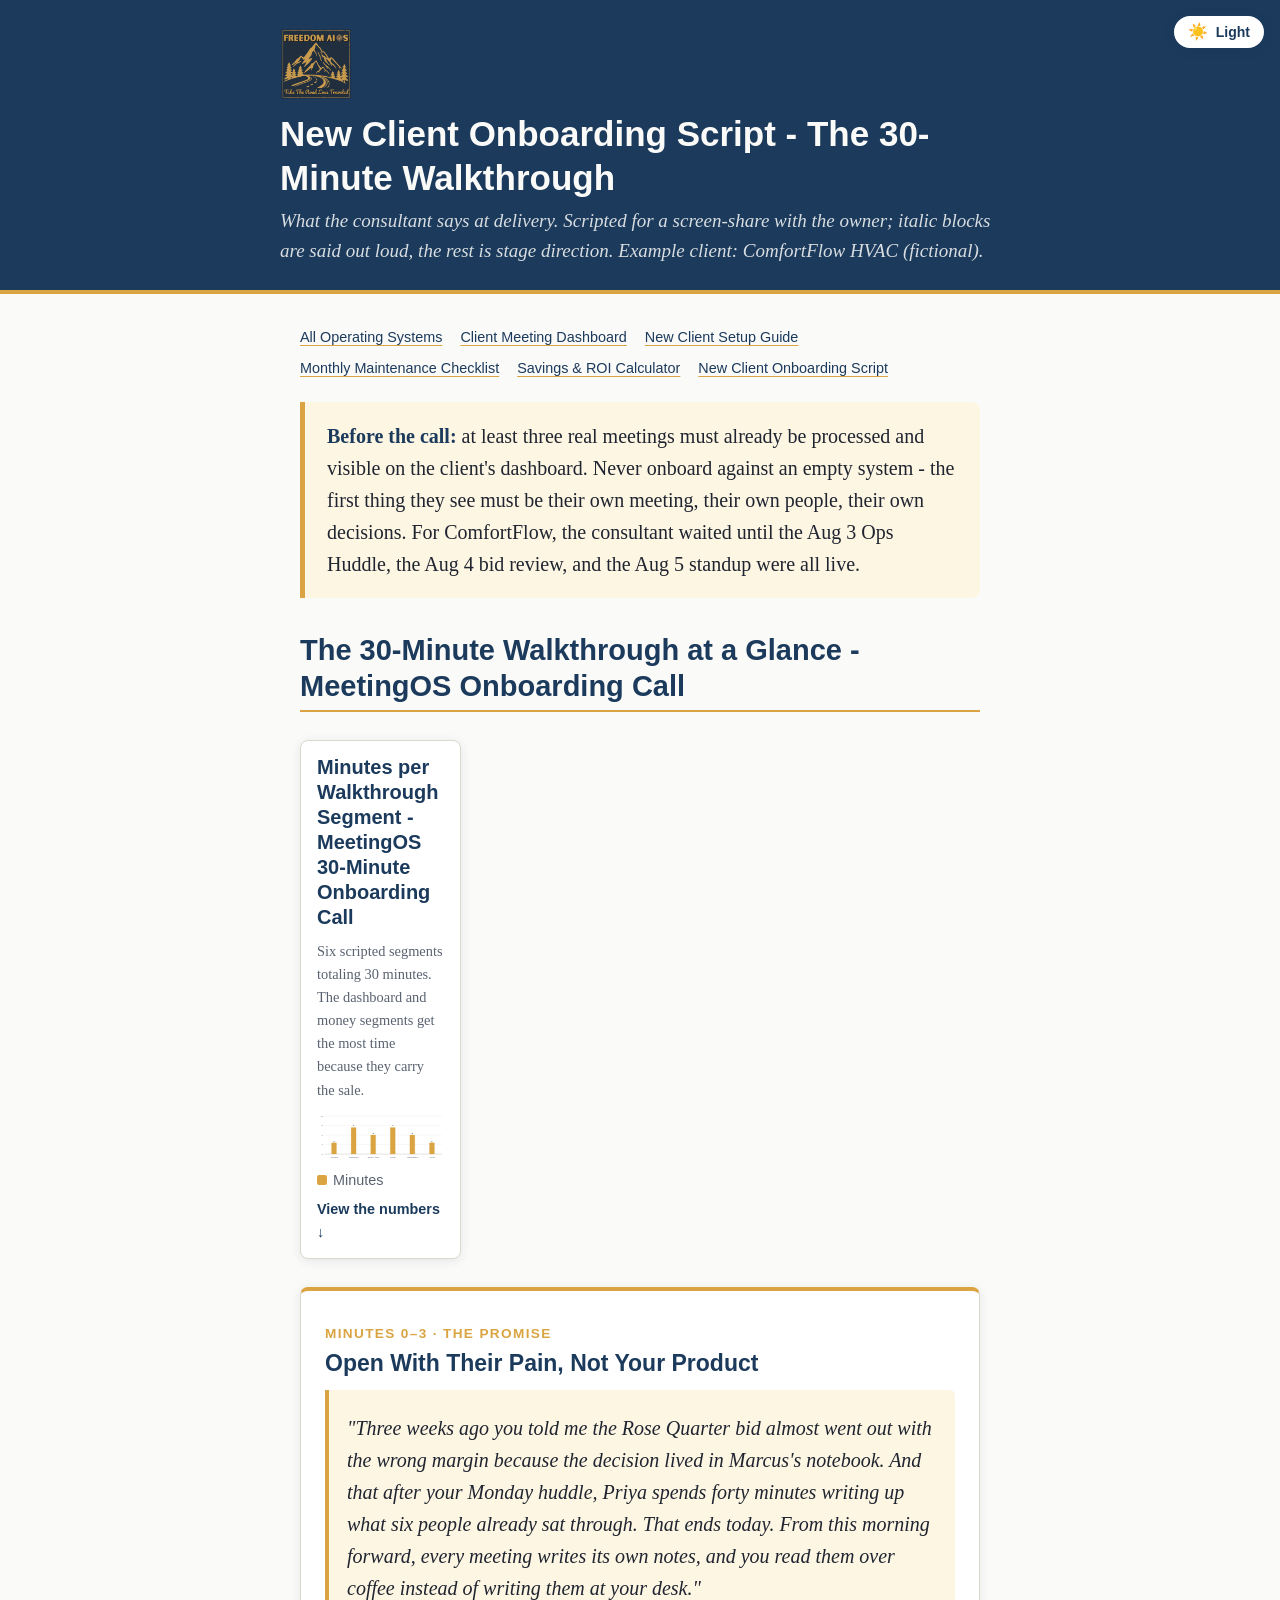
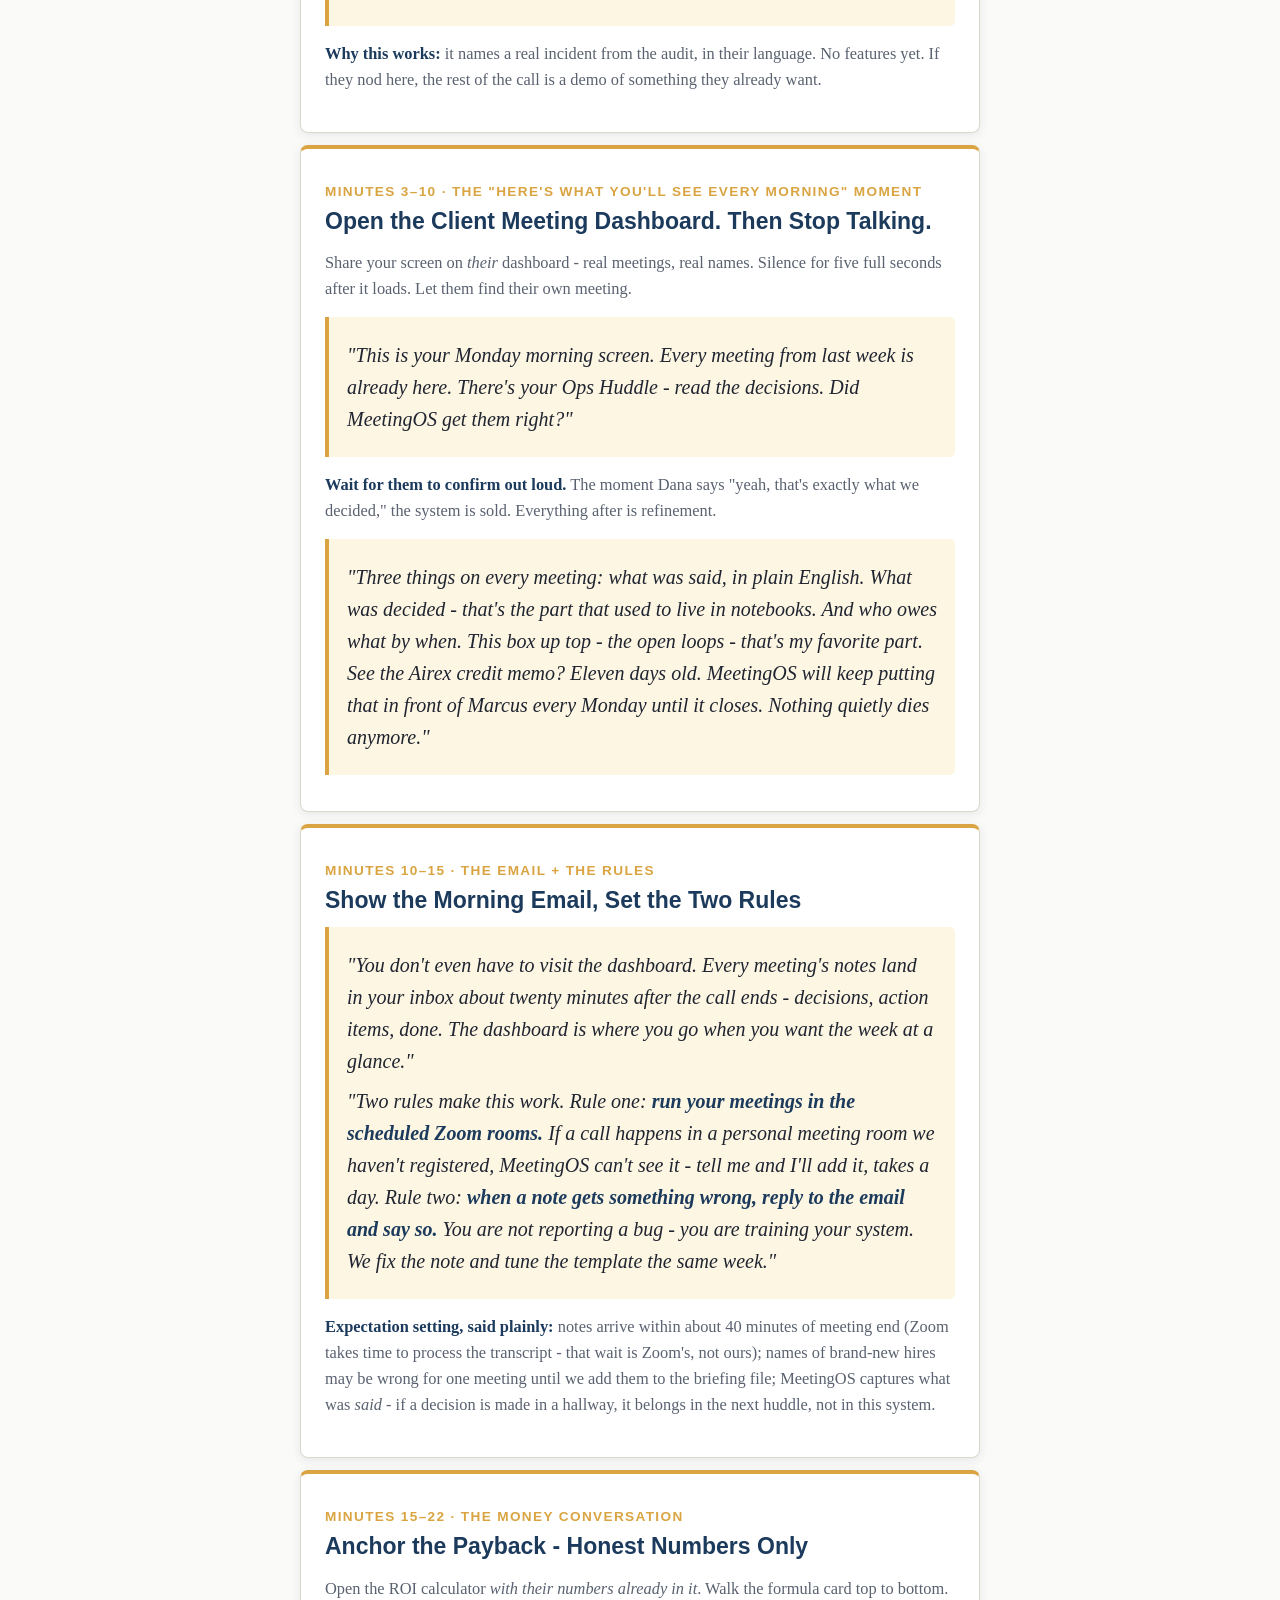
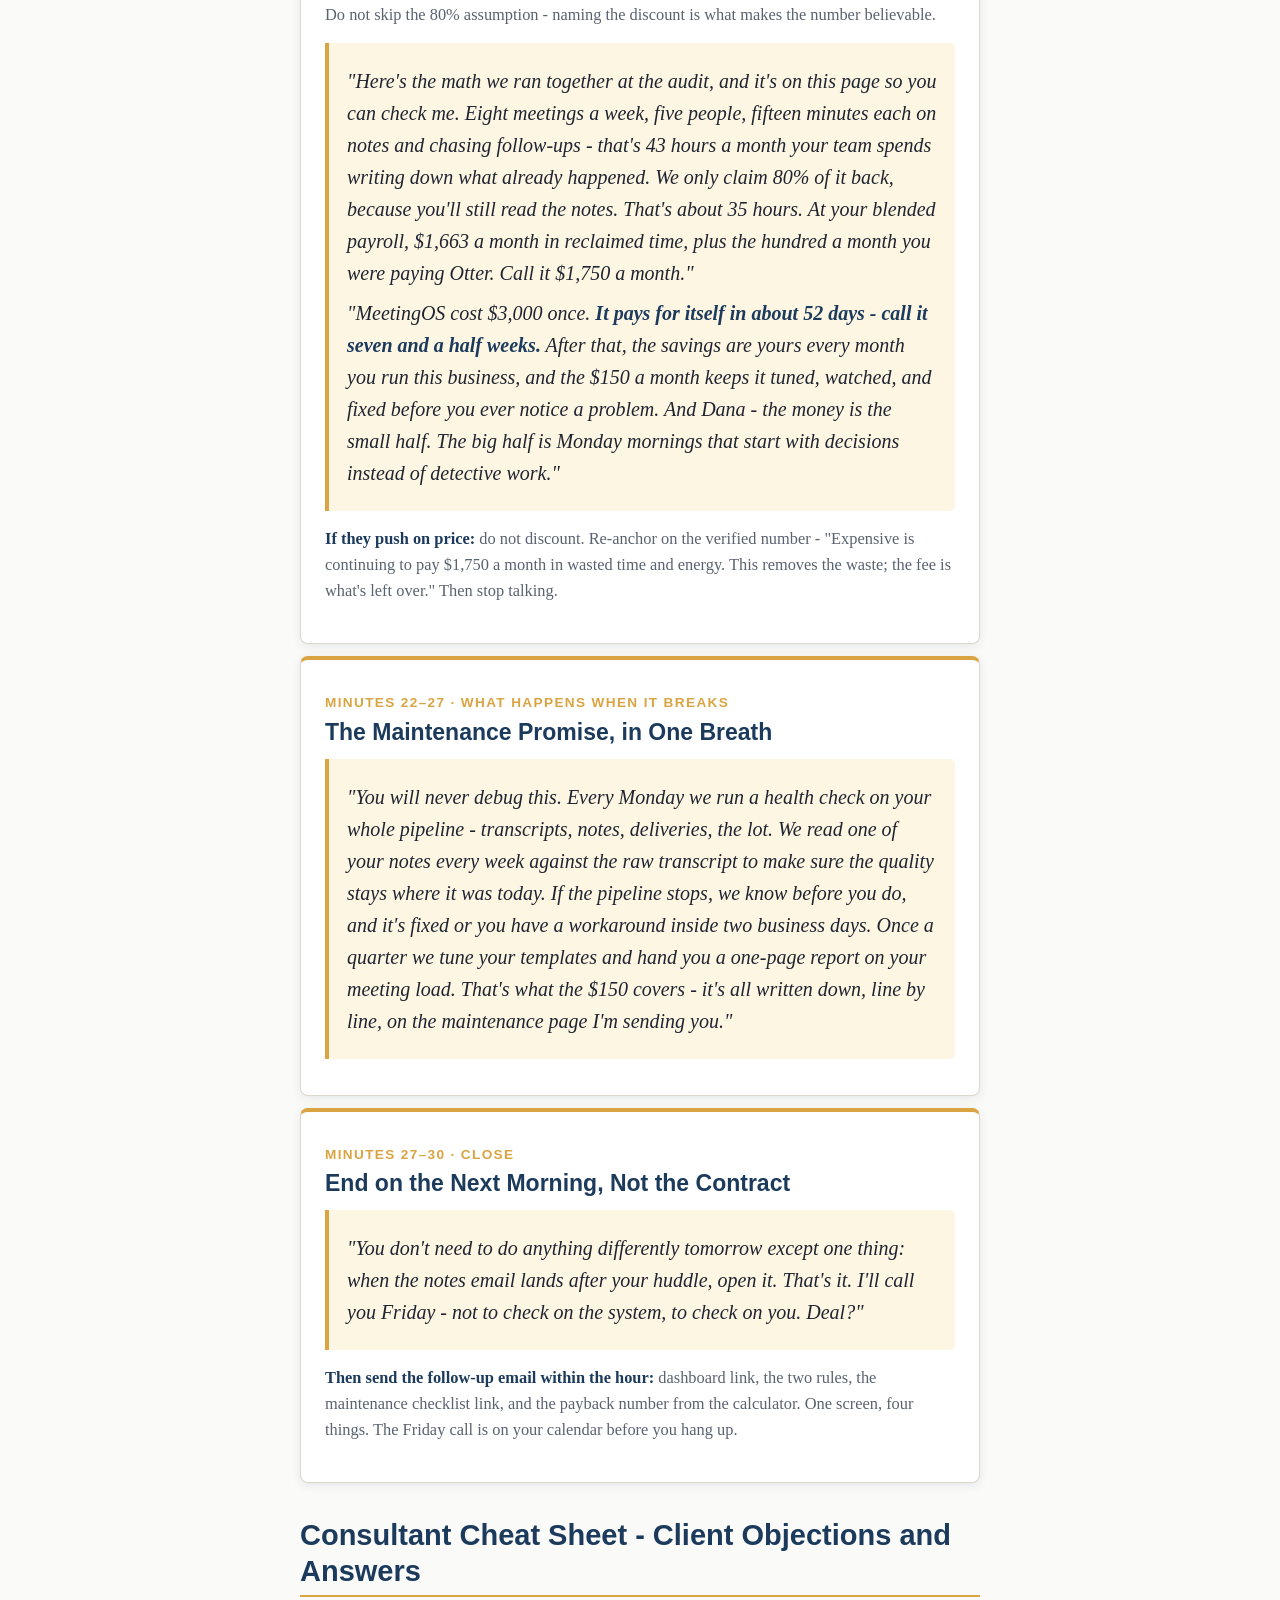
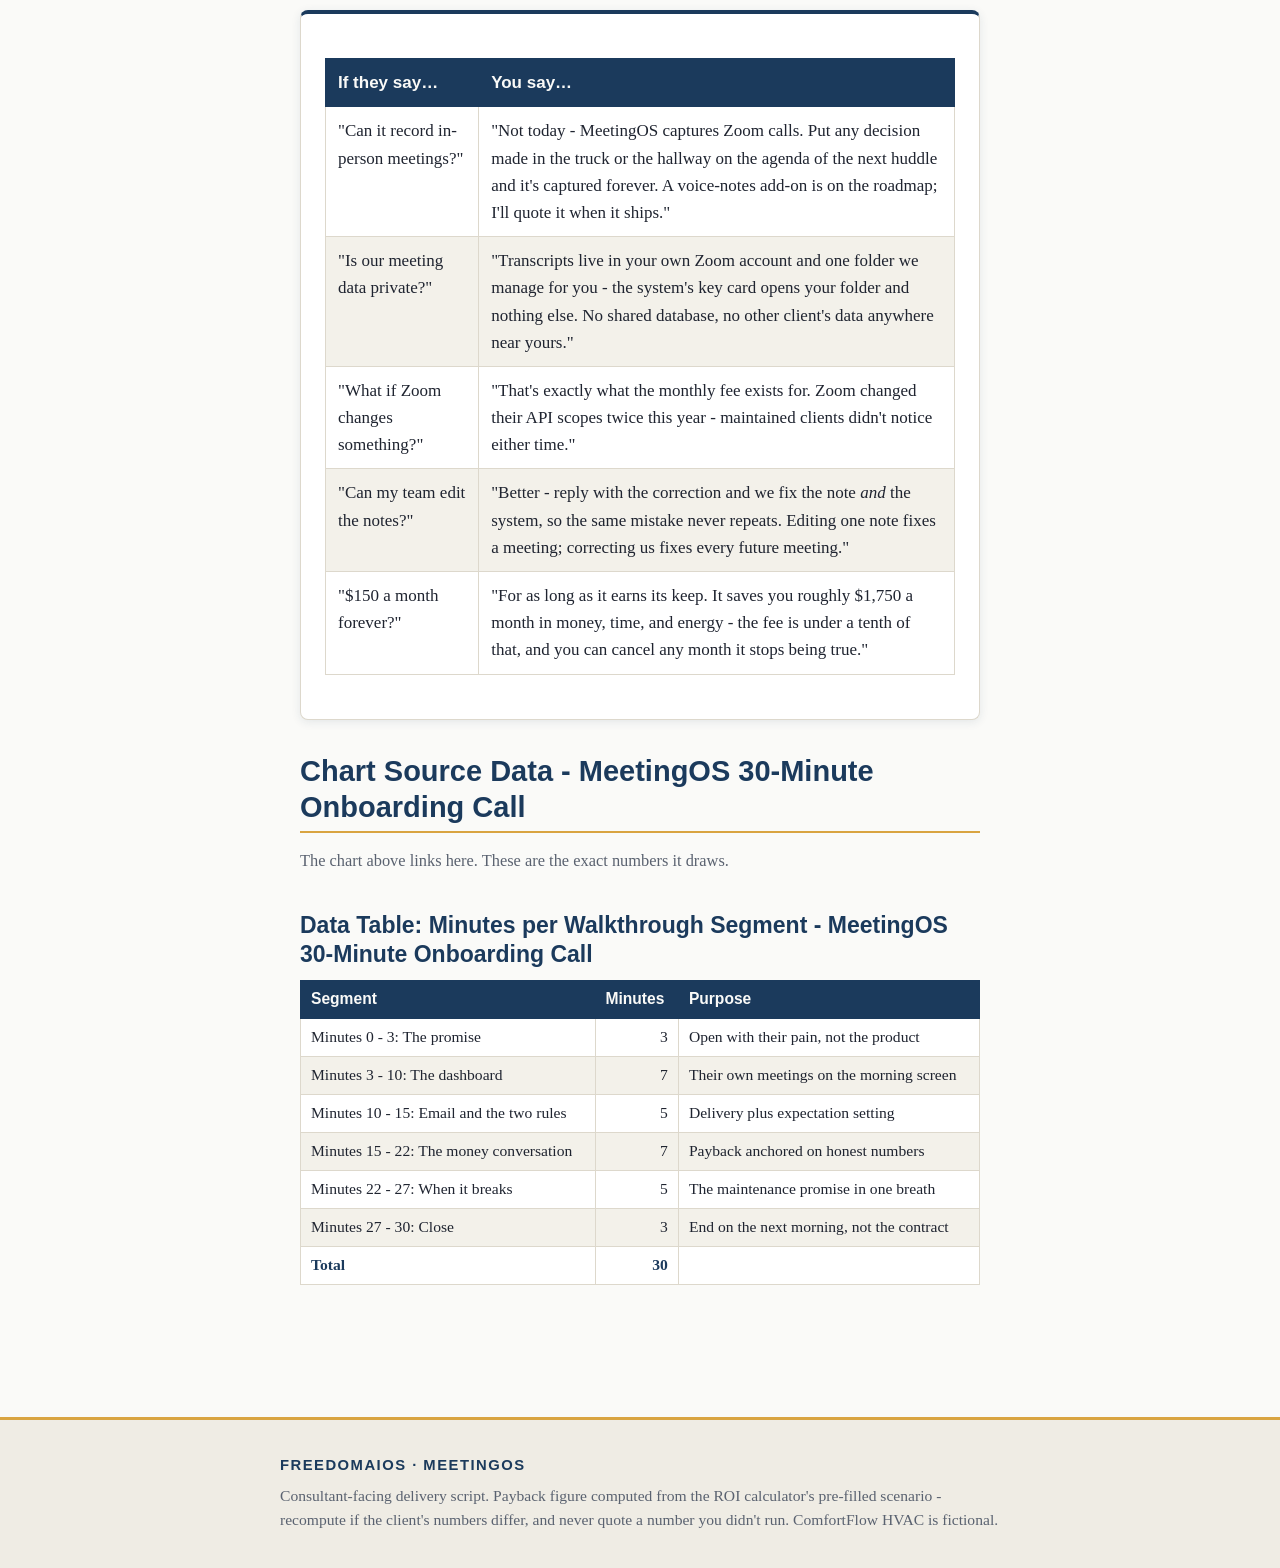
<file: module-templates/meetingos/onboarding-script.html>
<!DOCTYPE html>
<html lang="en" data-theme="light">
<head>
<meta charset="UTF-8">
<meta name="viewport" content="width=device-width, initial-scale=1.0">
<title>New Client Onboarding Script - MeetingOS 30-Minute Walkthrough</title>
<link rel="icon" href="../shared/assets/favicon.ico" sizes="any">
<link rel="icon" type="image/png" sizes="32x32" href="../shared/assets/favicon-32.png">
<link rel="apple-touch-icon" href="../shared/assets/apple-touch-icon-180.png">
<link rel="stylesheet" href="../../shared/theme.css">
<script src="../../shared/theme.js"></script>
<script src="../shared/charts.js"></script>
<style>
  /* Layout only. All colors from shared/theme.css variables. */
  .module-nav {
    display: flex;
    flex-wrap: wrap;
    gap: 8px 18px;
    font-family: var(--font-heading);
    font-size: 0.72em;
    margin: 0 0 8px;
  }
  .time-badge {
    display: inline-block;
    font-family: var(--font-heading);
    font-weight: bold;
    font-size: 0.68em;
    letter-spacing: 0.1em;
    text-transform: uppercase;
    color: var(--gold);
    margin: 0 0 4px;
  }
  .script-line {
    background-color: var(--callout-bg);
    border-left: 4px solid var(--callout-border);
    border-radius: 0 var(--radius-sm) var(--radius-sm) 0;
    padding: 14px 18px;
    margin: 12px 0;
    font-style: italic;
  }
  .script-line p { margin: 0.4em 0; }
  .stage-note {
    font-size: 0.82em;
    color: var(--text-muted);
  }
  .stage-note strong { font-style: normal; }
</style>
<!-- Canonical base is https://freedomaios.com (future public home, not live yet). Per SITE-PACKAGE-STANDARD.md: per-page JSON-LD for search + AI comprehension. -->
<script type="application/ld+json">
{
  "@context": "https://schema.org",
  "@graph": [
    {
      "@type": "Organization",
      "@id": "https://freedomaios.com/#organization",
      "name": "FreedomAIOS",
      "url": "https://freedomaios.com/",
      "description": "FreedomAIOS builds AI operating systems for small businesses - audits, templates, and agent skills that turn AI into working business systems."
    },
    {
      "@type": "WebSite",
      "@id": "https://freedomaios.com/#website",
      "url": "https://freedomaios.com/",
      "name": "FreedomAIOS",
      "publisher": {
        "@id": "https://freedomaios.com/#organization"
      }
    },
    {
      "@type": "WebPage",
      "@id": "https://freedomaios.com/module-templates/meetingos/onboarding-script.html#webpage",
      "url": "https://freedomaios.com/module-templates/meetingos/onboarding-script.html",
      "name": "New Client Onboarding Script - MeetingOS 30-Minute Walkthrough",
      "description": "What the consultant says at delivery: a scripted 30-minute screen-share walkthrough of MeetingOS for the new client, with example client ComfortFlow HVAC (fictional).",
      "isPartOf": {
        "@id": "https://freedomaios.com/#website"
      }
    }
  ]
}
</script>
</head>
<body>

<header class="masthead">
  <div class="masthead-inner">
    <img class="brand-logo brand-logo-lg" src="../shared/assets/logo-transparent.png" alt="FreedomAIOS - Take The Road Less Traveled">
    <h1>New Client Onboarding Script - The 30-Minute Walkthrough</h1>
    <p class="tagline">What the consultant says at delivery. Scripted for a screen-share with the owner; italic blocks are said out loud, the rest is stage direction. Example client: ComfortFlow HVAC (fictional).</p>
  </div>
</header>

<main class="page dense">

  <nav class="module-nav">
    <a href="../index.html">All Operating Systems</a>
    <a href="dashboard.html">Client Meeting Dashboard</a>
    <a href="config-guide.html">New Client Setup Guide</a>
    <a href="maintenance-checklist.html">Monthly Maintenance Checklist</a>
    <a href="roi-calculator.html">Savings &amp; ROI Calculator</a>
    <a href="onboarding-script.html">New Client Onboarding Script</a>
  </nav>

  <div class="callout">
    <p><strong>Before the call:</strong> at least three real meetings must already be processed and visible on the client's dashboard. Never onboard against an empty system - the first thing they see must be their own meeting, their own people, their own decisions. For ComfortFlow, the consultant waited until the Aug 3 Ops Huddle, the Aug 4 bid review, and the Aug 5 standup were all live.</p>
  </div>

  <!-- ============ WALKTHROUGH AT A GLANCE ============ -->
  <h2>The 30-Minute Walkthrough at a Glance - MeetingOS Onboarding Call</h2>
  <div class="chart-grid">
    <div class="card chart-card card-compact">
      <a class="chart-link" href="#data-walkthrough-time">
        <h3>Minutes per Walkthrough Segment - MeetingOS 30-Minute Onboarding Call</h3>
        <p class="chart-sub">Six scripted segments totaling 30 minutes. The dashboard and money segments get the most time because they carry the sale.</p>
        <div class="fchart" data-chart="bar" role="img" aria-label="Bar chart of minutes per segment in the 30-minute MeetingOS onboarding walkthrough" data-config='{"labels":["Promise","Dashboard","Email + rules","Money","Maintenance","Close"],"series":[{"name":"Minutes","values":[3,7,5,7,5,3]}],"compact":true}'></div>
        <p class="chart-cta">View the numbers &darr;</p>
      </a>
    </div>
  </div>

  <!-- ============ MIN 0-3 ============ -->
  <div class="card card-accent">
    <p class="time-badge">Minutes 0–3 · The promise</p>
    <h3 class="mt-0">Open With Their Pain, Not Your Product</h3>
    <div class="script-line">
      <p>"Three weeks ago you told me the Rose Quarter bid almost went out with the wrong margin because the decision lived in Marcus's notebook. And that after your Monday huddle, Priya spends forty minutes writing up what six people already sat through. That ends today. From this morning forward, every meeting writes its own notes, and you read them over coffee instead of writing them at your desk."</p>
    </div>
    <p class="stage-note"><strong>Why this works:</strong> it names a real incident from the audit, in their language. No features yet. If they nod here, the rest of the call is a demo of something they already want.</p>
  </div>

  <!-- ============ MIN 3-10 ============ -->
  <div class="card card-accent">
    <p class="time-badge">Minutes 3–10 · The "here's what you'll see every morning" moment</p>
    <h3 class="mt-0">Open the Client Meeting Dashboard. Then Stop Talking.</h3>
    <p class="stage-note">Share your screen on <em>their</em> dashboard - real meetings, real names. Silence for five full seconds after it loads. Let them find their own meeting.</p>
    <div class="script-line">
      <p>"This is your Monday morning screen. Every meeting from last week is already here. There's your Ops Huddle - read the decisions. Did MeetingOS get them right?"</p>
    </div>
    <p class="stage-note"><strong>Wait for them to confirm out loud.</strong> The moment Dana says "yeah, that's exactly what we decided," the system is sold. Everything after is refinement.</p>
    <div class="script-line">
      <p>"Three things on every meeting: what was said, in plain English. What was decided - that's the part that used to live in notebooks. And who owes what by when. This box up top - the open loops - that's my favorite part. See the Airex credit memo? Eleven days old. MeetingOS will keep putting that in front of Marcus every Monday until it closes. Nothing quietly dies anymore."</p>
    </div>
  </div>

  <!-- ============ MIN 10-15 ============ -->
  <div class="card card-accent">
    <p class="time-badge">Minutes 10–15 · The email + the rules</p>
    <h3 class="mt-0">Show the Morning Email, Set the Two Rules</h3>
    <div class="script-line">
      <p>"You don't even have to visit the dashboard. Every meeting's notes land in your inbox about twenty minutes after the call ends - decisions, action items, done. The dashboard is where you go when you want the week at a glance."</p>
      <p>"Two rules make this work. Rule one: <strong>run your meetings in the scheduled Zoom rooms.</strong> If a call happens in a personal meeting room we haven't registered, MeetingOS can't see it - tell me and I'll add it, takes a day. Rule two: <strong>when a note gets something wrong, reply to the email and say so.</strong> You are not reporting a bug - you are training your system. We fix the note and tune the template the same week."</p>
    </div>
    <p class="stage-note"><strong>Expectation setting, said plainly:</strong> notes arrive within about 40 minutes of meeting end (Zoom takes time to process the transcript - that wait is Zoom's, not ours); names of brand-new hires may be wrong for one meeting until we add them to the briefing file; MeetingOS captures what was <em>said</em> - if a decision is made in a hallway, it belongs in the next huddle, not in this system.</p>
  </div>

  <!-- ============ MIN 15-22 ============ -->
  <div class="card card-accent">
    <p class="time-badge">Minutes 15–22 · The money conversation</p>
    <h3 class="mt-0">Anchor the Payback - Honest Numbers Only</h3>
    <p class="stage-note">Open the ROI calculator <em>with their numbers already in it</em>. Walk the formula card top to bottom. Do not skip the 80% assumption - naming the discount is what makes the number believable.</p>
    <div class="script-line">
      <p>"Here's the math we ran together at the audit, and it's on this page so you can check me. Eight meetings a week, five people, fifteen minutes each on notes and chasing follow-ups - that's 43 hours a month your team spends writing down what already happened. We only claim 80% of it back, because you'll still read the notes. That's about 35 hours. At your blended payroll, $1,663 a month in reclaimed time, plus the hundred a month you were paying Otter. Call it $1,750 a month."</p>
      <p>"MeetingOS cost $3,000 once. <strong>It pays for itself in about 52 days - call it seven and a half weeks.</strong> After that, the savings are yours every month you run this business, and the $150 a month keeps it tuned, watched, and fixed before you ever notice a problem. And Dana - the money is the small half. The big half is Monday mornings that start with decisions instead of detective work."</p>
    </div>
    <p class="stage-note"><strong>If they push on price:</strong> do not discount. Re-anchor on the verified number - "Expensive is continuing to pay $1,750 a month in wasted time and energy. This removes the waste; the fee is what's left over." Then stop talking.</p>
  </div>

  <!-- ============ MIN 22-27 ============ -->
  <div class="card card-accent">
    <p class="time-badge">Minutes 22–27 · What happens when it breaks</p>
    <h3 class="mt-0">The Maintenance Promise, in One Breath</h3>
    <div class="script-line">
      <p>"You will never debug this. Every Monday we run a health check on your whole pipeline - transcripts, notes, deliveries, the lot. We read one of your notes every week against the raw transcript to make sure the quality stays where it was today. If the pipeline stops, we know before you do, and it's fixed or you have a workaround inside two business days. Once a quarter we tune your templates and hand you a one-page report on your meeting load. That's what the $150 covers - it's all written down, line by line, on the maintenance page I'm sending you."</p>
    </div>
  </div>

  <!-- ============ MIN 27-30 ============ -->
  <div class="card card-accent">
    <p class="time-badge">Minutes 27–30 · Close</p>
    <h3 class="mt-0">End on the Next Morning, Not the Contract</h3>
    <div class="script-line">
      <p>"You don't need to do anything differently tomorrow except one thing: when the notes email lands after your huddle, open it. That's it. I'll call you Friday - not to check on the system, to check on you. Deal?"</p>
    </div>
    <p class="stage-note"><strong>Then send the follow-up email within the hour:</strong> dashboard link, the two rules, the maintenance checklist link, and the payback number from the calculator. One screen, four things. The Friday call is on your calendar before you hang up.</p>
  </div>

  <!-- ============ CHEAT SHEET ============ -->
  <h2>Consultant Cheat Sheet - Client Objections and Answers</h2>
  <div class="card card-navy">
    <table>
      <thead>
        <tr><th>If they say…</th><th>You say…</th></tr>
      </thead>
      <tbody>
        <tr>
          <td>"Can it record in-person meetings?"</td>
          <td>"Not today - MeetingOS captures Zoom calls. Put any decision made in the truck or the hallway on the agenda of the next huddle and it's captured forever. A voice-notes add-on is on the roadmap; I'll quote it when it ships."</td>
        </tr>
        <tr>
          <td>"Is our meeting data private?"</td>
          <td>"Transcripts live in your own Zoom account and one folder we manage for you - the system's key card opens your folder and nothing else. No shared database, no other client's data anywhere near yours."</td>
        </tr>
        <tr>
          <td>"What if Zoom changes something?"</td>
          <td>"That's exactly what the monthly fee exists for. Zoom changed their API scopes twice this year - maintained clients didn't notice either time."</td>
        </tr>
        <tr>
          <td>"Can my team edit the notes?"</td>
          <td>"Better - reply with the correction and we fix the note <em>and</em> the system, so the same mistake never repeats. Editing one note fixes a meeting; correcting us fixes every future meeting."</td>
        </tr>
        <tr>
          <td>"$150 a month forever?"</td>
          <td>"For as long as it earns its keep. It saves you roughly $1,750 a month in money, time, and energy - the fee is under a tenth of that, and you can cancel any month it stops being true."</td>
        </tr>
      </tbody>
    </table>
  </div>

  <!-- ============ CHART SOURCE DATA ============ -->
  <h2>Chart Source Data - MeetingOS 30-Minute Onboarding Call</h2>
  <p class="text-small text-muted">The chart above links here. These are the exact numbers it draws.</p>

  <h3 class="jump-target" id="data-walkthrough-time">Data Table: Minutes per Walkthrough Segment - MeetingOS 30-Minute Onboarding Call</h3>
  <table class="table-compact">
    <thead>
      <tr><th>Segment</th><th>Minutes</th><th>Purpose</th></tr>
    </thead>
    <tbody>
      <tr><td>Minutes 0 - 3: The promise</td><td class="num">3</td><td>Open with their pain, not the product</td></tr>
      <tr><td>Minutes 3 - 10: The dashboard</td><td class="num">7</td><td>Their own meetings on the morning screen</td></tr>
      <tr><td>Minutes 10 - 15: Email and the two rules</td><td class="num">5</td><td>Delivery plus expectation setting</td></tr>
      <tr><td>Minutes 15 - 22: The money conversation</td><td class="num">7</td><td>Payback anchored on honest numbers</td></tr>
      <tr><td>Minutes 22 - 27: When it breaks</td><td class="num">5</td><td>The maintenance promise in one breath</td></tr>
      <tr><td>Minutes 27 - 30: Close</td><td class="num">3</td><td>End on the next morning, not the contract</td></tr>
      <tr><td><strong>Total</strong></td><td class="num"><strong>30</strong></td><td></td></tr>
    </tbody>
  </table>

</main>

<footer class="site-footer">
  <div class="site-footer-inner">
    <p class="footer-brand">FreedomAIOS · MeetingOS</p>
    <p>Consultant-facing delivery script. Payback figure computed from the ROI calculator's pre-filled scenario - recompute if the client's numbers differ, and never quote a number you didn't run. ComfortFlow HVAC is fictional.</p>
  </div>
</footer>

</body>
</html>
</file>
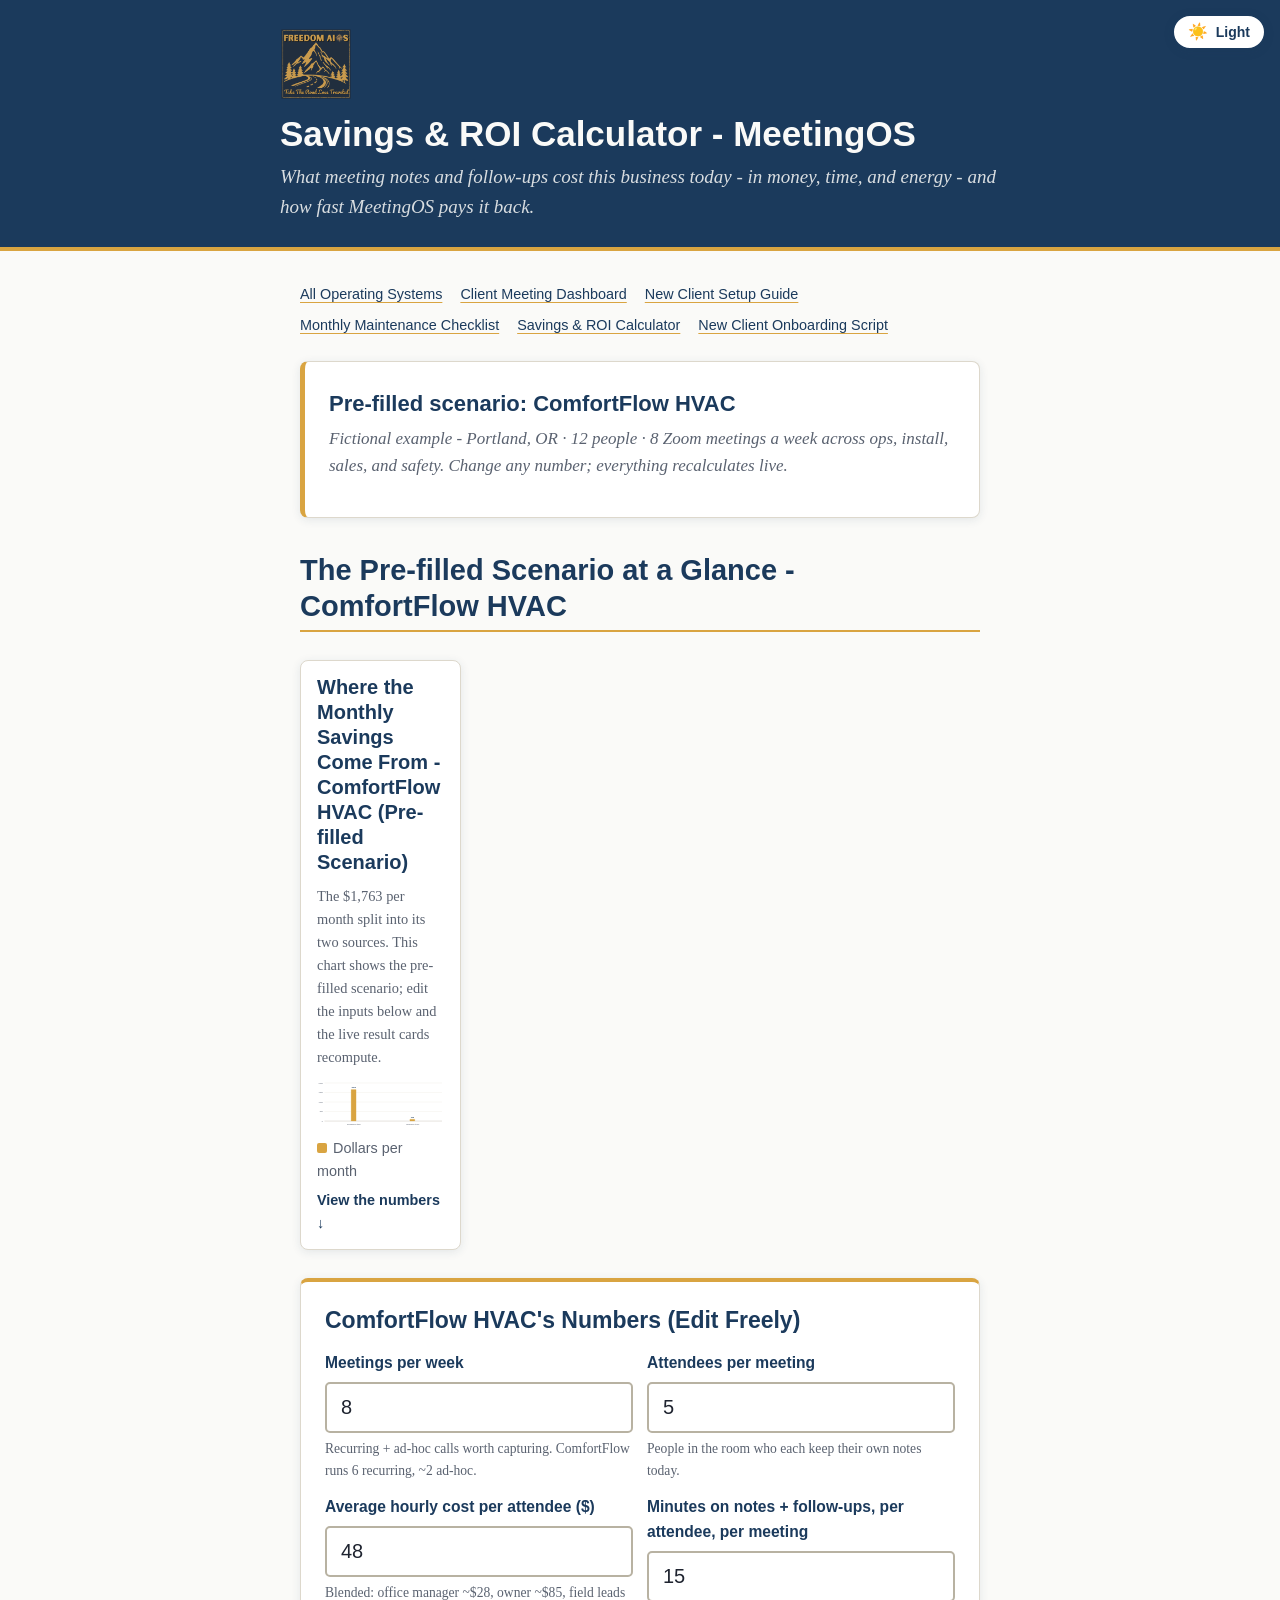
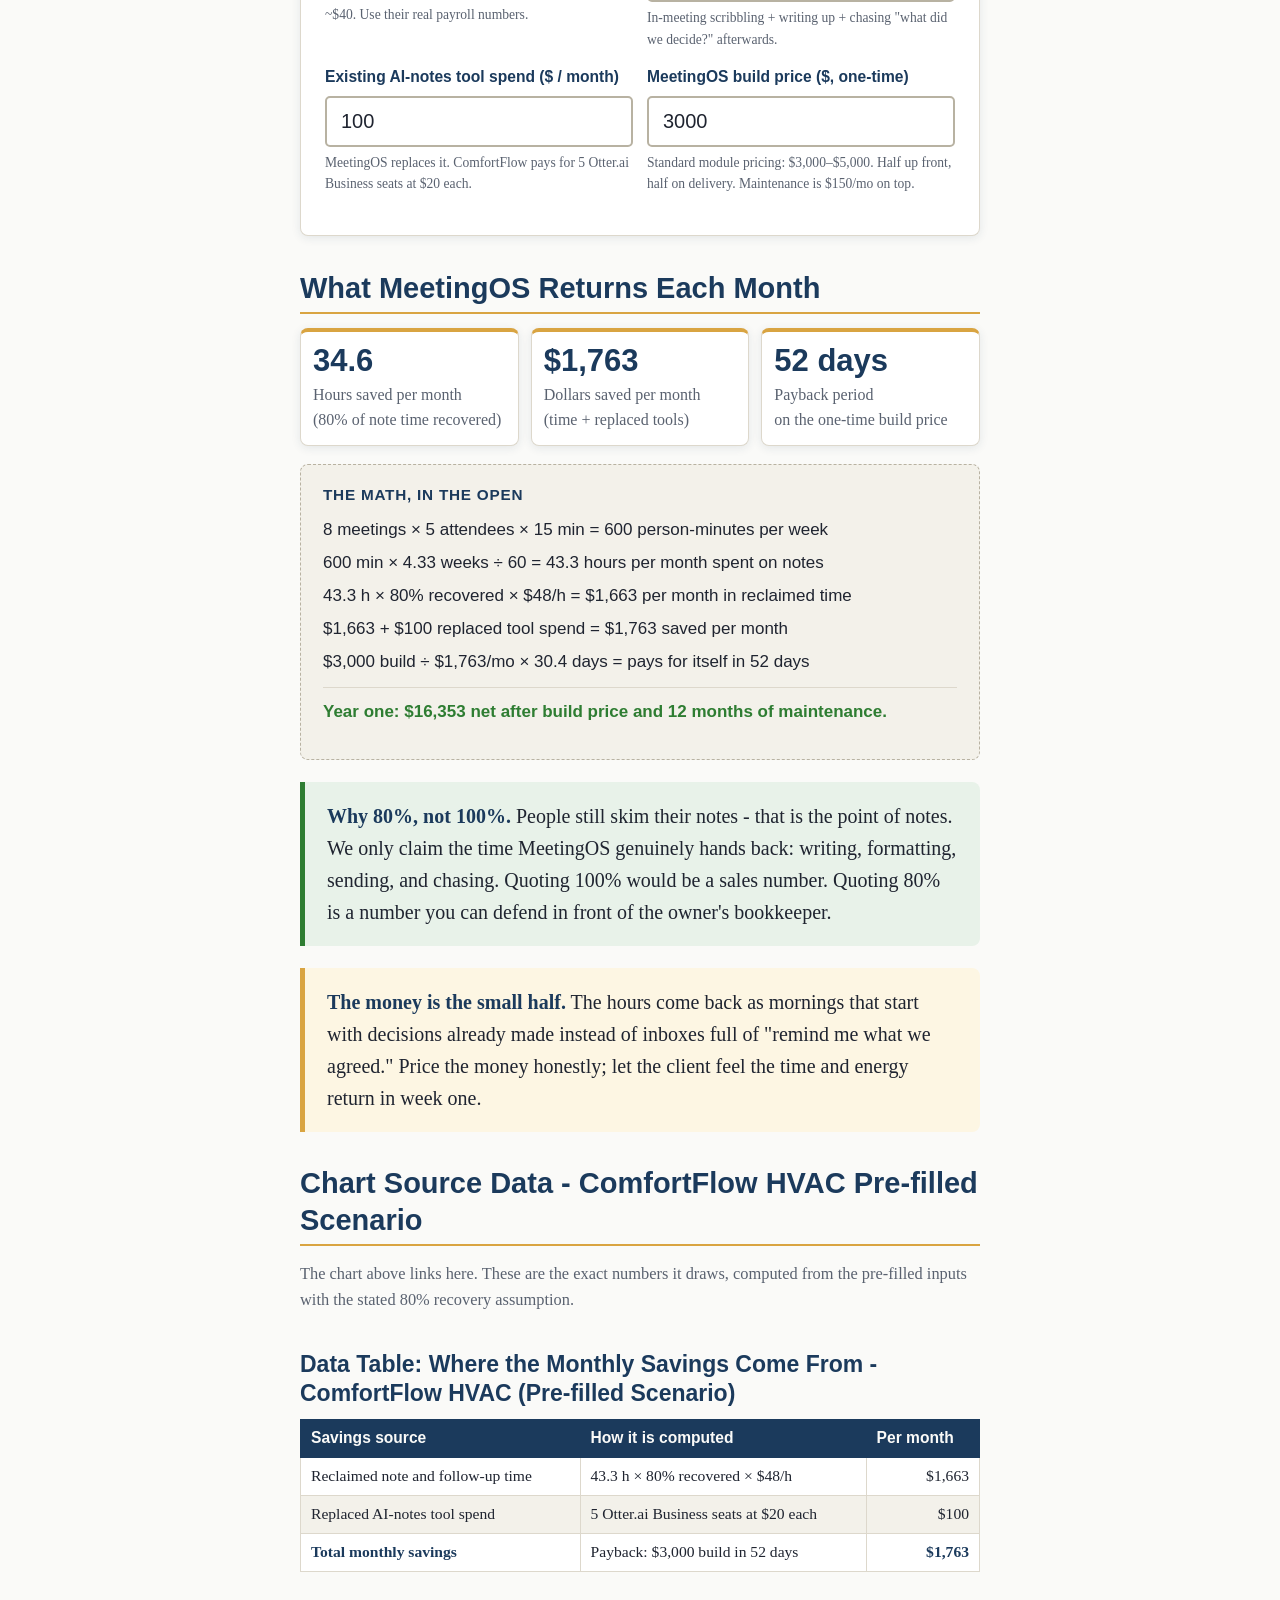
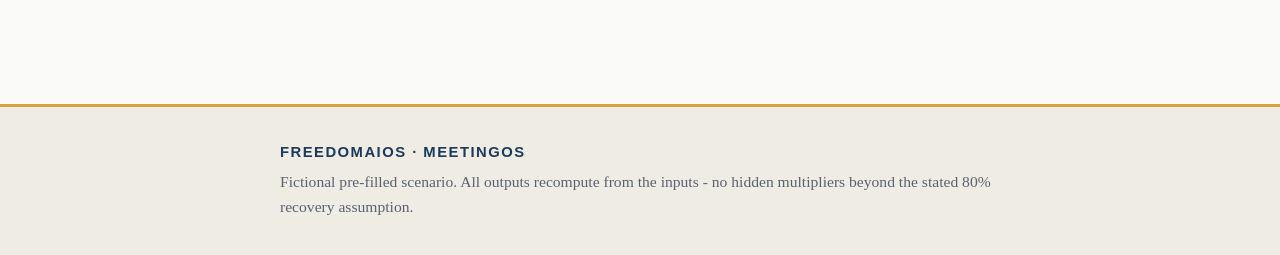
<file: module-templates/meetingos/roi-calculator.html>
<!DOCTYPE html>
<html lang="en" data-theme="light">
<head>
<meta charset="UTF-8">
<meta name="viewport" content="width=device-width, initial-scale=1.0">
<title>Savings &amp; ROI Calculator - MeetingOS, ComfortFlow HVAC Scenario</title>
<link rel="icon" href="../shared/assets/favicon.ico" sizes="any">
<link rel="icon" type="image/png" sizes="32x32" href="../shared/assets/favicon-32.png">
<link rel="apple-touch-icon" href="../shared/assets/apple-touch-icon-180.png">
<link rel="stylesheet" href="../../shared/theme.css">
<script src="../../shared/theme.js"></script>
<script src="../shared/charts.js"></script>
<style>
  /* Layout only. All colors from shared/theme.css variables. */
  .module-nav {
    display: flex;
    flex-wrap: wrap;
    gap: 8px 18px;
    font-family: var(--font-heading);
    font-size: 0.72em;
    margin: 0 0 8px;
  }
  .calc-grid {
    display: grid;
    grid-template-columns: 1fr 1fr;
    gap: 14px;
    margin: 16px 0;
  }
  .calc-field label {
    display: block;
    font-family: var(--font-heading);
    font-weight: bold;
    font-size: 0.78em;
    color: var(--heading);
    margin-bottom: 6px;
  }
  .calc-field input {
    width: 100%;
    font-family: var(--font-heading);
    font-size: 1em;
    padding: 12px 14px;
    color: var(--text);
    background-color: var(--surface);
    border: 2px solid var(--border-strong);
    border-radius: var(--radius-sm);
  }
  .calc-field input:focus {
    outline: 3px solid var(--gold);
    outline-offset: 1px;
    border-color: var(--gold);
  }
  .calc-field .field-hint {
    font-size: 0.68em;
    color: var(--text-muted);
    margin: 5px 0 0;
  }
  .result-grid {
    display: grid;
    grid-template-columns: repeat(3, 1fr);
    gap: 12px;
    margin: 14px 0;
  }
  .result-card {
    background-color: var(--surface);
    border: 1px solid var(--border);
    border-top: 4px solid var(--gold);
    border-radius: var(--radius);
    padding: 12px 12px;
    box-shadow: var(--shadow);
  }
  .result-card .big-number { font-size: 1.55em; }
  @media (max-width: 640px) {
    .calc-grid { grid-template-columns: 1fr; }
    .result-grid { grid-template-columns: repeat(2, 1fr); }
  }
</style>
<!-- Canonical base is https://freedomaios.com (future public home, not live yet). Per SITE-PACKAGE-STANDARD.md: per-page JSON-LD for search + AI comprehension. -->
<script type="application/ld+json">
{
  "@context": "https://schema.org",
  "@graph": [
    {
      "@type": "Organization",
      "@id": "https://freedomaios.com/#organization",
      "name": "FreedomAIOS",
      "url": "https://freedomaios.com/",
      "description": "FreedomAIOS builds AI operating systems for small businesses - audits, templates, and agent skills that turn AI into working business systems."
    },
    {
      "@type": "WebSite",
      "@id": "https://freedomaios.com/#website",
      "url": "https://freedomaios.com/",
      "name": "FreedomAIOS",
      "publisher": {
        "@id": "https://freedomaios.com/#organization"
      }
    },
    {
      "@type": "WebPage",
      "@id": "https://freedomaios.com/module-templates/meetingos/roi-calculator.html#webpage",
      "url": "https://freedomaios.com/module-templates/meetingos/roi-calculator.html",
      "name": "Savings & ROI Calculator - MeetingOS, ComfortFlow HVAC Scenario",
      "description": "What meeting notes and follow-ups cost this business today - in money, time, and energy - and how fast MeetingOS pays it back.",
      "isPartOf": {
        "@id": "https://freedomaios.com/#website"
      }
    }
  ]
}
</script>
</head>
<body>

<header class="masthead">
  <div class="masthead-inner">
    <img class="brand-logo brand-logo-lg" src="../shared/assets/logo-transparent.png" alt="FreedomAIOS - Take The Road Less Traveled">
    <h1>Savings &amp; ROI Calculator - MeetingOS</h1>
    <p class="tagline">What meeting notes and follow-ups cost this business today - in money, time, and energy - and how fast MeetingOS pays it back.</p>
  </div>
</header>

<main class="page dense">

  <nav class="module-nav">
    <a href="../index.html">All Operating Systems</a>
    <a href="dashboard.html">Client Meeting Dashboard</a>
    <a href="config-guide.html">New Client Setup Guide</a>
    <a href="maintenance-checklist.html">Monthly Maintenance Checklist</a>
    <a href="roi-calculator.html">Savings &amp; ROI Calculator</a>
    <a href="onboarding-script.html">New Client Onboarding Script</a>
  </nav>

  <div class="scenario-card">
    <p class="scenario-company">Pre-filled scenario: ComfortFlow HVAC</p>
    <p class="scenario-context">Fictional example - Portland, OR · 12 people · 8 Zoom meetings a week across ops, install, sales, and safety. Change any number; everything recalculates live.</p>
  </div>

  <!-- ============ SAVINGS MIX AT A GLANCE ============ -->
  <h2>The Pre-filled Scenario at a Glance - ComfortFlow HVAC</h2>
  <div class="chart-grid">
    <div class="card chart-card card-compact">
      <a class="chart-link" href="#data-savings-mix">
        <h3>Where the Monthly Savings Come From - ComfortFlow HVAC (Pre-filled Scenario)</h3>
        <p class="chart-sub">The $1,763 per month split into its two sources. This chart shows the pre-filled scenario; edit the inputs below and the live result cards recompute.</p>
        <div class="fchart" data-chart="bar" role="img" aria-label="Bar chart splitting the 1,763 dollars of monthly savings into 1,663 dollars of reclaimed time and 100 dollars of replaced tool spend" data-config='{"labels":["Reclaimed time","Replaced tools"],"series":[{"name":"Dollars per month","values":[1663,100]}],"compact":true}'></div>
        <p class="chart-cta">View the numbers &darr;</p>
      </a>
    </div>
  </div>

  <!-- ============ INPUTS ============ -->
  <div class="card card-accent">
    <h3 class="mt-0">ComfortFlow HVAC's Numbers (Edit Freely)</h3>
    <div class="calc-grid">
      <div class="calc-field">
        <label for="in-meetings">Meetings per week</label>
        <input type="number" id="in-meetings" min="0" step="1" value="8">
        <p class="field-hint">Recurring + ad-hoc calls worth capturing. ComfortFlow runs 6 recurring, ~2 ad-hoc.</p>
      </div>
      <div class="calc-field">
        <label for="in-attendees">Attendees per meeting</label>
        <input type="number" id="in-attendees" min="1" step="1" value="5">
        <p class="field-hint">People in the room who each keep their own notes today.</p>
      </div>
      <div class="calc-field">
        <label for="in-hourly">Average hourly cost per attendee ($)</label>
        <input type="number" id="in-hourly" min="0" step="1" value="48">
        <p class="field-hint">Blended: office manager ~$28, owner ~$85, field leads ~$40. Use their real payroll numbers.</p>
      </div>
      <div class="calc-field">
        <label for="in-minutes">Minutes on notes + follow-ups, per attendee, per meeting</label>
        <input type="number" id="in-minutes" min="0" step="1" value="15">
        <p class="field-hint">In-meeting scribbling + writing up + chasing "what did we decide?" afterwards.</p>
      </div>
      <div class="calc-field">
        <label for="in-tool">Existing AI-notes tool spend ($ / month)</label>
        <input type="number" id="in-tool" min="0" step="10" value="100">
        <p class="field-hint">MeetingOS replaces it. ComfortFlow pays for 5 Otter.ai Business seats at $20 each.</p>
      </div>
      <div class="calc-field">
        <label for="in-price">MeetingOS build price ($, one-time)</label>
        <input type="number" id="in-price" min="0" step="100" value="3000">
        <p class="field-hint">Standard module pricing: $3,000–$5,000. Half up front, half on delivery. Maintenance is $150/mo on top.</p>
      </div>
    </div>
  </div>

  <!-- ============ OUTPUTS ============ -->
  <h2>What MeetingOS Returns Each Month</h2>
  <div class="result-grid">
    <div class="result-card">
      <p class="big-number" id="out-hours">34.6</p>
      <p class="big-number-label">Hours saved per month<br>(80% of note time recovered)</p>
    </div>
    <div class="result-card">
      <p class="big-number" id="out-dollars">$1,763</p>
      <p class="big-number-label">Dollars saved per month<br>(time + replaced tools)</p>
    </div>
    <div class="result-card">
      <p class="big-number" id="out-payback">52 days</p>
      <p class="big-number-label">Payback period<br>on the one-time build price</p>
    </div>
  </div>

  <div class="formula-card">
    <p class="formula-title">The math, in the open</p>
    <p class="formula-line" id="f-line1">8 meetings × 5 attendees × 15 min = 600 person-minutes per week</p>
    <p class="formula-line" id="f-line2">600 min × 4.33 weeks ÷ 60 = 43.3 hours per month spent on notes</p>
    <p class="formula-line" id="f-line3">43.3 h × 80% recovered × $48/h = $1,663 per month in reclaimed time</p>
    <p class="formula-line" id="f-line4">$1,663 + $100 replaced tool spend = $1,763 saved per month</p>
    <p class="formula-line" id="f-line5">$3,000 build ÷ $1,763/mo × 30.4 days = pays for itself in 52 days</p>
    <p class="formula-result good" id="f-result">Year one: $16,353 net after build price and 12 months of maintenance.</p>
  </div>

  <div class="callout callout-good">
    <p><strong>Why 80%, not 100%.</strong> People still skim their notes - that is the point of notes. We only claim the time MeetingOS genuinely hands back: writing, formatting, sending, and chasing. Quoting 100% would be a sales number. Quoting 80% is a number you can defend in front of the owner's bookkeeper.</p>
  </div>

  <div class="callout">
    <p><strong>The money is the small half.</strong> The hours come back as mornings that start with decisions already made instead of inboxes full of "remind me what we agreed." Price the money honestly; let the client feel the time and energy return in week one.</p>
  </div>

  <!-- ============ CHART SOURCE DATA ============ -->
  <h2>Chart Source Data - ComfortFlow HVAC Pre-filled Scenario</h2>
  <p class="text-small text-muted">The chart above links here. These are the exact numbers it draws, computed from the pre-filled inputs with the stated 80% recovery assumption.</p>

  <h3 class="jump-target" id="data-savings-mix">Data Table: Where the Monthly Savings Come From - ComfortFlow HVAC (Pre-filled Scenario)</h3>
  <table class="table-compact">
    <thead>
      <tr><th>Savings source</th><th>How it is computed</th><th>Per month</th></tr>
    </thead>
    <tbody>
      <tr><td>Reclaimed note and follow-up time</td><td>43.3 h × 80% recovered × $48/h</td><td class="num">$1,663</td></tr>
      <tr><td>Replaced AI-notes tool spend</td><td>5 Otter.ai Business seats at $20 each</td><td class="num">$100</td></tr>
      <tr><td><strong>Total monthly savings</strong></td><td>Payback: $3,000 build in 52 days</td><td class="num"><strong>$1,763</strong></td></tr>
    </tbody>
  </table>

</main>

<footer class="site-footer">
  <div class="site-footer-inner">
    <p class="footer-brand">FreedomAIOS · MeetingOS</p>
    <p>Fictional pre-filled scenario. All outputs recompute from the inputs - no hidden multipliers beyond the stated 80% recovery assumption.</p>
  </div>
</footer>

<script>
(function () {
  'use strict';

  var RECOVERY = 0.80;       // stated recovery assumption - do not inflate
  var WEEKS_PER_MONTH = 4.33;
  var DAYS_PER_MONTH = 30.4;
  var MAINTENANCE = 150;     // $/month, standard MeetingOS plan

  function num(id) {
    var el = document.getElementById(id);
    var v = parseFloat(el.value);
    return isNaN(v) || v < 0 ? 0 : v;
  }

  function fmtMoney(v) {
    return '$' + Math.round(v).toLocaleString('en-US');
  }

  function recalc() {
    var meetings = num('in-meetings');
    var attendees = num('in-attendees');
    var hourly = num('in-hourly');
    var minutes = num('in-minutes');
    var tool = num('in-tool');
    var price = num('in-price');

    var weeklyMin = meetings * attendees * minutes;
    var monthlyHours = weeklyMin * WEEKS_PER_MONTH / 60;
    var recoveredHours = monthlyHours * RECOVERY;
    var timeSavings = recoveredHours * hourly;
    var totalMonthly = timeSavings + tool;
    var paybackDays = totalMonthly > 0 ? price / totalMonthly * DAYS_PER_MONTH : 0;
    var yearOneNet = totalMonthly * 12 - price - MAINTENANCE * 12;

    document.getElementById('out-hours').textContent = recoveredHours.toFixed(1);
    document.getElementById('out-dollars').textContent = fmtMoney(totalMonthly);
    document.getElementById('out-payback').textContent =
      totalMonthly > 0 ? Math.round(paybackDays) + ' days' : ' - ';

    document.getElementById('f-line1').textContent =
      meetings + ' meetings × ' + attendees + ' attendees × ' + minutes +
      ' min = ' + Math.round(weeklyMin).toLocaleString('en-US') + ' person-minutes per week';
    document.getElementById('f-line2').textContent =
      Math.round(weeklyMin).toLocaleString('en-US') + ' min × 4.33 weeks ÷ 60 = ' +
      monthlyHours.toFixed(1) + ' hours per month spent on notes';
    document.getElementById('f-line3').textContent =
      monthlyHours.toFixed(1) + ' h × 80% recovered × ' + fmtMoney(hourly) +
      '/h = ' + fmtMoney(timeSavings) + ' per month in reclaimed time';
    document.getElementById('f-line4').textContent =
      fmtMoney(timeSavings) + ' + ' + fmtMoney(tool) + ' replaced tool spend = ' +
      fmtMoney(totalMonthly) + ' saved per month';
    document.getElementById('f-line5').textContent = totalMonthly > 0
      ? fmtMoney(price) + ' build ÷ ' + fmtMoney(totalMonthly) + '/mo × 30.4 days = pays for itself in ' +
        Math.round(paybackDays) + ' days'
      : 'Enter a monthly saving above zero to compute payback.';
    document.getElementById('f-result').textContent =
      'Year one: ' + fmtMoney(yearOneNet) +
      ' net after build price and 12 months of maintenance.';
  }

  var ids = ['in-meetings', 'in-attendees', 'in-hourly', 'in-minutes', 'in-tool', 'in-price'];
  ids.forEach(function (id) {
    document.getElementById(id).addEventListener('input', recalc);
  });

  recalc();
})();
</script>

</body>
</html>
</file>
<file: shared/theme.css>
/* ============================================================
   FreedomAIOS Centralized Theme — theme.css
   STANDING RULE: All pages reference this file. No inline styles.
   Light theme is DEFAULT. Dark theme via [data-theme="dark"].
   Status colors are SINGLE values — no light/dark variants:
     - Warning yellow: #B8860B (always)
     - Critical red:   #CC0000 (always)
     - Healthy green:  #2E7D32 (always)
   ============================================================ */

/* ---------- LIGHT THEME (DEFAULT) ---------- */
:root {
  /* Brand palette */
  --navy:        #1B3A5C;
  --cream:       #FAFAF8;
  --gold:        #D9A441;

  /* Status colors — ONE value each, used in both themes */
  --status-good: #2E7D32;
  --status-warn: #B8860B;
  --status-bad:  #CC0000;

  /* Surfaces and text */
  --bg:          #FAFAF8;
  --surface:     #FFFFFF;
  --surface-alt: #F3F1EA;
  --text:        #1F2430;
  --text-muted:  #5A6270;
  --heading:     #1B3A5C;

  /* Lines and shadows */
  --border:      #DDD8CC;
  --border-strong: #B8B2A2;
  --shadow:      0 2px 10px rgba(27, 58, 92, 0.10);
  --shadow-lg:   0 6px 24px rgba(27, 58, 92, 0.16);

  /* Component accents */
  --callout-bg:     #FDF6E3;
  --callout-border: #D9A441;
  --masthead-bg:    #1B3A5C;
  --masthead-text:  #FAFAF8;
  --footer-bg:      #EFECE4;
  --link:           #1B3A5C;
  --link-hover:     #D9A441;
  --toggle-bg:      #FFFFFF;
  --toggle-border:  #1B3A5C;
  --toggle-text:    #1B3A5C;

  /* Status tinted surfaces (backgrounds only; text stays status color) */
  --good-bg: #E8F2E9;
  --warn-bg: #F6EFDD;
  --bad-bg:  #F7E4E4;

  /* Typography */
  --font-body:    Georgia, 'Times New Roman', serif;
  --font-heading: Arial, Helvetica, sans-serif;
  --body-size:    20px;
  --line-height:  1.6;

  /* Layout */
  --max-width: 720px;
  --radius:    8px;
  --radius-sm: 5px;
}

/* ---------- DARK THEME ---------- */
[data-theme="dark"] {
  /* Brand palette unchanged */
  --navy:        #1B3A5C;
  --cream:       #FAFAF8;
  --gold:        #D9A441;

  /* Status colors IDENTICAL to light theme — standing rule */
  --status-good: #2E7D32;
  --status-warn: #B8860B;
  --status-bad:  #CC0000;

  /* Surfaces and text */
  --bg:          #0F1B2A; /* matches dark masthead/nav so page body sits on the same deep navy */
  --surface:     #1C2530;
  --surface-alt: #232E3B;
  --text:        #E8E6E0;
  --text-muted:  #A9B0BC;
  --heading:     #D9A441;

  --border:        #33404F;
  --border-strong: #4A586A;
  --shadow:    0 2px 10px rgba(0, 0, 0, 0.45);
  --shadow-lg: 0 6px 24px rgba(0, 0, 0, 0.55);

  --callout-bg:     #2A2A1C;
  --callout-border: #D9A441;
  --masthead-bg:    #0F1B2A;
  --masthead-text:  #FAFAF8;
  --footer-bg:      #171F29;
  --link:           #D9A441;
  --link-hover:     #E8E6E0;
  --toggle-bg:      #1C2530;
  --toggle-border:  #D9A441;
  --toggle-text:    #D9A441;

  /* Dark-theme status tints — deep enough that the single
     status colors remain legible on top */
  --good-bg: #16301A;
  --warn-bg: #35290E;
  --bad-bg:  #380F0F;
}

/* ============================================================
   BASE
   ============================================================ */

*, *::before, *::after {
  box-sizing: border-box;
}

html {
  -webkit-text-size-adjust: 100%;
}

body {
  margin: 0;
  background-color: var(--bg);
  color: var(--text);
  font-family: var(--font-body);
  font-size: var(--body-size);
  line-height: var(--line-height);
  transition: background-color 0.25s ease, color 0.25s ease;
}

main,
.page {
  max-width: var(--max-width);
  margin: 0 auto;
  padding: 32px 20px 64px;
}

h1, h2, h3, h4 {
  font-family: var(--font-heading);
  color: var(--heading);
  line-height: 1.25;
  margin: 1.6em 0 0.5em;
}

h1 { font-size: 1.9em; }
h2 { font-size: 1.45em; border-bottom: 2px solid var(--gold); padding-bottom: 6px; }
h3 { font-size: 1.15em; }
h4 { font-size: 1.0em; }

p { margin: 0.9em 0; }

a {
  color: var(--link);
  text-decoration: underline;
  text-decoration-color: var(--gold);
  text-underline-offset: 3px;
}
a:hover, a:focus { color: var(--link-hover); }

strong { color: var(--heading); }
[data-theme="dark"] strong { color: var(--cream); }

ul, ol { padding-left: 1.4em; }
li { margin: 0.4em 0; }

hr {
  border: none;
  border-top: 1px solid var(--border);
  margin: 2.5em 0;
}

/* ============================================================
   MASTHEAD
   ============================================================ */

.masthead {
  background-color: var(--masthead-bg);
  color: var(--masthead-text);
  padding: 28px 20px 24px;
  border-bottom: 4px solid var(--gold);
}

.masthead-inner {
  max-width: var(--max-width);
  margin: 0 auto;
}

.masthead .brand-logo {
  height: 40px;
  width: auto;
  display: block;
  margin: 0 0 10px;
}

.masthead .site-name {
  font-family: var(--font-heading);
  font-size: 0.85em;
  letter-spacing: 0.18em;
  text-transform: uppercase;
  color: var(--gold);
  margin: 0 0 8px;
}

.masthead h1 {
  color: var(--masthead-text);
  margin: 0 0 6px;
  font-size: 1.75em;
}

.masthead .tagline {
  color: var(--cream);
  opacity: 0.85;
  font-style: italic;
  margin: 0;
  font-size: 0.95em;
}

/* ============================================================
   THEME TOGGLE BUTTON (injected by theme.js)
   ============================================================ */

.theme-toggle {
  position: fixed;
  top: 14px;
  right: 14px;
  z-index: 1000;
  display: inline-flex;
  align-items: center;
  gap: 8px;
  padding: 8px 14px;
  font-family: var(--font-heading);
  font-size: 14px;
  font-weight: bold;
  color: var(--toggle-text);
  background-color: var(--toggle-bg);
  border: 2px solid var(--toggle-border);
  border-radius: 24px;
  cursor: pointer;
  box-shadow: var(--shadow);
  transition: background-color 0.25s ease, color 0.25s ease,
              border-color 0.25s ease, transform 0.15s ease;
}

.theme-toggle:hover { transform: translateY(-1px); }
.theme-toggle:focus-visible {
  outline: 3px solid var(--gold);
  outline-offset: 2px;
}

.theme-toggle .theme-toggle-icon {
  font-size: 16px;
  line-height: 1;
}

/* ============================================================
   CARDS
   ============================================================ */

.card {
  background-color: var(--surface);
  border: 1px solid var(--border);
  border-radius: var(--radius);
  padding: 24px;
  margin: 20px 0;
  box-shadow: var(--shadow);
}

.card h3:first-child,
.card h4:first-child { margin-top: 0; }

.card-accent {
  border-top: 4px solid var(--gold);
}

.card-navy {
  border-top: 4px solid var(--navy);
}

/* Scenario card — the named, built-out story blocks */
.scenario-card {
  background-color: var(--surface);
  border: 1px solid var(--border);
  border-left: 5px solid var(--gold);
  border-radius: var(--radius);
  padding: 24px;
  margin: 24px 0;
  box-shadow: var(--shadow);
}

.scenario-card .scenario-company {
  font-family: var(--font-heading);
  font-weight: bold;
  font-size: 1.1em;
  color: var(--heading);
  margin: 0 0 4px;
}

.scenario-card .scenario-context {
  font-size: 0.85em;
  color: var(--text-muted);
  font-style: italic;
  margin: 0 0 14px;
}

/* ============================================================
   BADGES
   ============================================================ */

.badge {
  display: inline-block;
  font-family: var(--font-heading);
  font-size: 0.7em;
  font-weight: bold;
  letter-spacing: 0.06em;
  text-transform: uppercase;
  padding: 4px 10px;
  border-radius: 12px;
  border: 1.5px solid currentColor;
  line-height: 1.4;
}

.badge-good { color: var(--status-good); background-color: var(--good-bg); }
.badge-warn { color: var(--status-warn); background-color: var(--warn-bg); }
.badge-bad  { color: var(--status-bad);  background-color: var(--bad-bg); }
.badge-navy { color: var(--navy); background-color: var(--surface-alt); }
[data-theme="dark"] .badge-navy { color: var(--gold); }

/* Inline status text */
.status-good { color: var(--status-good); font-weight: bold; }
.status-warn { color: var(--status-warn); font-weight: bold; }
.status-bad  { color: var(--status-bad);  font-weight: bold; }

/* ============================================================
   TABLES
   ============================================================ */

table {
  width: 100%;
  border-collapse: collapse;
  margin: 20px 0;
  font-size: 0.85em;
  background-color: var(--surface);
}

caption {
  font-family: var(--font-heading);
  font-weight: bold;
  color: var(--heading);
  text-align: left;
  padding-bottom: 8px;
}

th, td {
  padding: 10px 12px;
  border: 1px solid var(--border);
  text-align: left;
  vertical-align: top;
}

thead th {
  font-family: var(--font-heading);
  background-color: var(--navy);
  color: var(--cream);
  border-color: var(--navy);
}

[data-theme="dark"] thead th {
  background-color: var(--surface-alt);
  color: var(--gold);
  border-color: var(--border-strong);
}

tbody tr:nth-child(even) { background-color: var(--surface-alt); }

td.num, th.num { text-align: right; font-variant-numeric: tabular-nums; }

td .status-good, td .status-warn, td .status-bad { white-space: nowrap; }

/* Anchor table (scorecard anchors) */
.anchor-table td:first-child {
  font-family: var(--font-heading);
  font-weight: bold;
  white-space: nowrap;
  width: 90px;
  text-align: center;
}

/* ============================================================
   BUTTONS
   ============================================================ */

.btn {
  display: inline-block;
  font-family: var(--font-heading);
  font-weight: bold;
  font-size: 0.9em;
  padding: 14px 28px;
  border-radius: var(--radius-sm);
  border: 2px solid transparent;
  cursor: pointer;
  text-decoration: none;
  text-align: center;
  transition: transform 0.15s ease, box-shadow 0.15s ease,
              background-color 0.2s ease;
}

.btn:hover { transform: translateY(-2px); box-shadow: var(--shadow-lg); text-decoration: none; }
.btn:focus-visible { outline: 3px solid var(--gold); outline-offset: 2px; }

.btn-primary {
  background-color: var(--navy);
  color: var(--cream);
  border-color: var(--navy);
}
.btn-primary:hover { color: var(--cream); background-color: #15304D; }
[data-theme="dark"] .btn-primary {
  background-color: var(--gold);
  border-color: var(--gold);
  color: #12181F;
}
[data-theme="dark"] .btn-primary:hover { color: #12181F; background-color: #D9B53A; }

.btn-secondary {
  background-color: transparent;
  color: var(--link);
  border-color: var(--navy);
}
[data-theme="dark"] .btn-secondary {
  color: var(--gold);
  border-color: var(--gold);
}

.btn-lg { font-size: 1em; padding: 18px 36px; }

.btn-row {
  display: flex;
  gap: 14px;
  flex-wrap: wrap;
  margin: 24px 0;
}

/* ============================================================
   CALLOUTS
   ============================================================ */

.callout {
  background-color: var(--callout-bg);
  border-left: 5px solid var(--callout-border);
  border-radius: 0 var(--radius) var(--radius) 0;
  padding: 18px 22px;
  margin: 22px 0;
}

.callout p:first-child { margin-top: 0; }
.callout p:last-child  { margin-bottom: 0; }

.callout-bad {
  border-left-color: var(--status-bad);
  background-color: var(--bad-bg);
}

.callout-good {
  border-left-color: var(--status-good);
  background-color: var(--good-bg);
}

.callout-warn {
  border-left-color: var(--status-warn);
  background-color: var(--warn-bg);
}

/* Pull-quote style for scenario numbers */
.big-number {
  font-family: var(--font-heading);
  font-size: 2.4em;
  font-weight: bold;
  color: var(--heading);
  line-height: 1.1;
  margin: 0;
}

.big-number-label {
  font-size: 0.8em;
  color: var(--text-muted);
  margin: 4px 0 0;
}

/* ============================================================
   FORMULA CARDS (leak math)
   ============================================================ */

.formula-card {
  background-color: var(--surface-alt);
  border: 1px dashed var(--border-strong);
  border-radius: var(--radius);
  padding: 18px 22px;
  margin: 18px 0;
  font-family: var(--font-heading);
  font-size: 0.85em;
}

.formula-card .formula-title {
  font-weight: bold;
  color: var(--heading);
  margin: 0 0 8px;
  text-transform: uppercase;
  letter-spacing: 0.05em;
  font-size: 0.9em;
}

.formula-card .formula-line {
  margin: 6px 0;
  font-variant-numeric: tabular-nums;
}

.formula-card .formula-result {
  margin-top: 12px;
  padding-top: 10px;
  border-top: 1px solid var(--border);
  font-weight: bold;
  color: var(--status-bad);
}

.formula-card .formula-result.good { color: var(--status-good); }

/* ============================================================
   MODULE CARDS
   ============================================================ */

.module-grid {
  display: grid;
  grid-template-columns: repeat(4, 1fr);
  gap: 12px;
  margin: 16px 0;
}

.module-card {
  background-color: var(--surface);
  border: 1px solid var(--border);
  border-top: 4px solid var(--navy);
  border-radius: var(--radius);
  padding: 20px;
  box-shadow: var(--shadow);
}

.module-card h3 {
  margin-top: 0;
  font-size: 1.05em;
}

.module-card p {
  font-size: 0.85em;
  color: var(--text-muted);
  margin: 8px 0 0;
}

/* ============================================================
   LEGEND BARS (score visualization)
   Width comes from data-score attribute — no inline styles.
   ============================================================ */

.legend-bar {
  margin: 14px 0;
}

.legend-bar .legend-bar-label {
  display: flex;
  justify-content: space-between;
  font-family: var(--font-heading);
  font-size: 0.8em;
  margin-bottom: 4px;
}

.legend-bar .legend-bar-score { font-weight: bold; }

.legend-bar-track {
  height: 14px;
  background-color: var(--surface-alt);
  border: 1px solid var(--border);
  border-radius: 7px;
  overflow: hidden;
}

.legend-bar-fill {
  height: 100%;
  border-radius: 7px 0 0 7px;
  background-color: var(--status-good);
}

.legend-bar-fill[data-score="1"] { width: 20%;  background-color: var(--status-bad); }
.legend-bar-fill[data-score="2"] { width: 40%;  background-color: var(--status-bad); }
.legend-bar-fill[data-score="3"] { width: 60%;  background-color: var(--status-warn); }
.legend-bar-fill[data-score="4"] { width: 80%;  background-color: var(--status-good); }
.legend-bar-fill[data-score="5"] { width: 100%; background-color: var(--status-good); }

/* Score color classes for numeric labels */
.score-1, .score-2 { color: var(--status-bad); }
.score-3 { color: var(--status-warn); }
.score-4, .score-5 { color: var(--status-good); }

/* ============================================================
   TIER GRID (offer tiers)
   ============================================================ */

.tier-grid {
  display: grid;
  grid-template-columns: repeat(3, 1fr);
  gap: 16px;
  margin: 24px 0;
}

.tier-card {
  background-color: var(--surface);
  border: 1px solid var(--border);
  border-radius: var(--radius);
  padding: 22px 18px;
  text-align: center;
  box-shadow: var(--shadow);
  display: flex;
  flex-direction: column;
}

.tier-card.tier-featured {
  border: 2px solid var(--gold);
  box-shadow: var(--shadow-lg);
  position: relative;
}

.tier-card .tier-name {
  font-family: var(--font-heading);
  font-weight: bold;
  text-transform: uppercase;
  letter-spacing: 0.08em;
  font-size: 0.8em;
  color: var(--text-muted);
  margin: 0 0 6px;
}

.tier-card .tier-price {
  font-family: var(--font-heading);
  font-size: 1.9em;
  font-weight: bold;
  color: var(--heading);
  margin: 0;
}

.tier-card .tier-desc {
  font-size: 0.8em;
  color: var(--text-muted);
  flex-grow: 1;
  margin: 10px 0 16px;
}

.tier-card .tier-flag {
  position: absolute;
  top: -12px;
  left: 50%;
  transform: translateX(-50%);
  background-color: var(--gold);
  color: #12181F;
  font-family: var(--font-heading);
  font-size: 0.62em;
  font-weight: bold;
  letter-spacing: 0.08em;
  text-transform: uppercase;
  padding: 3px 12px;
  border-radius: 10px;
}

/* ============================================================
   FOOTER
   ============================================================ */

footer,
.site-footer {
  background-color: var(--footer-bg);
  border-top: 3px solid var(--gold);
  padding: 28px 20px;
  margin-top: 48px;
}

.site-footer-inner {
  max-width: var(--max-width);
  margin: 0 auto;
  font-size: 0.78em;
  color: var(--text-muted);
}

.site-footer p { margin: 0.4em 0; }

.site-footer .footer-brand {
  font-family: var(--font-heading);
  font-weight: bold;
  color: var(--heading);
  letter-spacing: 0.1em;
  text-transform: uppercase;
  font-size: 0.95em;
}

/* ============================================================
   UTILITY
   ============================================================ */

.text-muted { color: var(--text-muted); }
.text-small { font-size: 0.82em; }
.text-center { text-align: center; }
.mt-0 { margin-top: 0; }
.mb-0 { margin-bottom: 0; }

.divider-gold {
  border: none;
  border-top: 3px solid var(--gold);
  width: 80px;
  margin: 32px auto;
}

/* ============================================================
   RESPONSIVE BREAKPOINTS
   ============================================================ */

@media (max-width: 640px) {
  :root { --body-size: 18px; }

  main, .page { padding: 24px 16px 48px; }

  .module-grid { grid-template-columns: repeat(2, 1fr); }
  .tier-grid   { grid-template-columns: 1fr; }

  .btn-row { flex-direction: column; }
  .btn-row .btn { width: 100%; }

  .theme-toggle {
    top: 10px;
    right: 10px;
    padding: 6px 12px;
    font-size: 12px;
  }

  .masthead { padding: 22px 16px 18px; }

  table { font-size: 0.78em; display: block; overflow-x: auto; }

  .big-number { font-size: 2em; }
}

@media (max-width: 400px) {
  .theme-toggle .theme-toggle-label { display: none; }
}

/* ============================================================
   PRINT STYLES
   Print always renders the LIGHT theme with visible status colors.
   ============================================================ */

@media print {
  :root, [data-theme="dark"] {
    --bg: #FFFFFF;
    --surface: #FFFFFF;
    --surface-alt: #F3F1EA;
    --text: #1F2430;
    --text-muted: #5A6270;
    --heading: #1B3A5C;
    --border: #CCC7BA;
    --callout-bg: #FDF6E3;
    --masthead-bg: #1B3A5C;
    --footer-bg: #FFFFFF;
    --link: #1B3A5C;
    --good-bg: #E8F2E9;
    --warn-bg: #F6EFDD;
    --bad-bg:  #F7E4E4;
  }

  * {
    -webkit-print-color-adjust: exact;
    print-color-adjust: exact;
  }

  body { font-size: 12pt; background: #FFFFFF; }

  .theme-toggle, .btn-row, .site-footer nav { display: none !important; }

  .card, .scenario-card, .module-card, .tier-card, .callout, .formula-card {
    box-shadow: none;
    break-inside: avoid;
  }

  a { text-decoration: none; color: var(--text); }

  .masthead { border-bottom: 2pt solid var(--gold); }
}

/* ============================================================
   BRAND LOCKUP (logo + site name in mastheads)
   ============================================================ */

.brand-lockup {
  display: flex;
  align-items: center;
  gap: 12px;
  margin: 0 0 8px;
}

.brand-logo {
  height: 38px;
  width: auto;
  display: block;
}

.brand-lockup .site-name { margin: 0; }

/* ============================================================
   WIDE LAYOUT (dashboard pages)
   Usage: <body class="layout-wide">
   ============================================================ */

body.layout-wide { --max-width: 1060px; }

/* ============================================================
   CHART COMPONENTS (rendered by module-templates/shared/charts.js)
   Colors come from theme variables only — no inline hex values.
   Series order: amber, navy, status green, status red.
   ============================================================ */

:root {
  --chart-1: #D9A441;  /* amber accent */
  --chart-2: #1B3A5C;  /* navy */
}

[data-theme="dark"] {
  --chart-1: #D9A441;  /* amber holds on dark surfaces */
  --chart-2: #7FA3C7;  /* navy lifted for contrast on dark surfaces */
}

.fchart { width: 100%; margin: 10px 0 4px; }
.fchart svg { display: block; width: 100%; height: auto; }

.fchart-grid { stroke: var(--border); stroke-width: 1; }
.fchart-axis { stroke: var(--border-strong); stroke-width: 1.5; }
.fchart-text { fill: var(--text-muted); font-family: var(--font-heading); font-size: 12px; }
.fchart-value { fill: var(--heading); font-family: var(--font-heading); font-size: 12px; font-weight: bold; }

.fchart-series-1 { fill: var(--chart-1); stroke: var(--chart-1); }
.fchart-series-2 { fill: var(--chart-2); stroke: var(--chart-2); }
.fchart-series-3 { fill: var(--status-good); stroke: var(--status-good); }
.fchart-series-4 { fill: var(--status-bad); stroke: var(--status-bad); }

/* Overrides below come after the series rules so they win */
.fchart-line { fill: none; stroke-width: 2.5; }
.fchart-area { stroke: none; fill-opacity: 0.12; }
.fchart-point { stroke: var(--surface); stroke-width: 2; }
.fchart-donut-track { fill: none; stroke: var(--surface-alt); }
.fchart-donut-seg { fill: none; }
.fchart-center-big { fill: var(--heading); font-family: var(--font-heading); font-size: 34px; font-weight: bold; }
.fchart-center-sub { fill: var(--text-muted); font-family: var(--font-heading); font-size: 12px; }

.fchart-legend {
  display: flex;
  flex-wrap: wrap;
  gap: 4px 18px;
  font-family: var(--font-heading);
  font-size: 0.72em;
  color: var(--text-muted);
  margin-top: 8px;
}

.fchart-legend .swatch {
  display: inline-block;
  width: 10px;
  height: 10px;
  border-radius: 2px;
  margin-right: 6px;
}

.swatch.fchart-series-1 { background-color: var(--chart-1); }
.swatch.fchart-series-2 { background-color: var(--chart-2); }
.swatch.fchart-series-3 { background-color: var(--status-good); }
.swatch.fchart-series-4 { background-color: var(--status-bad); }

.chart-grid {
  display: grid;
  grid-template-columns: repeat(4, 1fr);
  gap: 12px;
  margin: 16px 0;
}

.chart-grid .card { margin: 0; }

@media (max-width: 1000px) {
  .chart-grid { grid-template-columns: repeat(2, 1fr); }
}

/* Big stat number with delta — pairs with .stat-card / .big-number */
.stat-delta {
  display: block;
  font-family: var(--font-heading);
  font-weight: bold;
  font-size: 0.85em;
  margin-top: 5px;
}

/* Placeholder module card (template not built yet) */
.module-card-soon { border-top-color: var(--border-strong); }

.module-card .module-links {
  font-family: var(--font-heading);
  font-size: 0.78em;
  margin-top: 12px;
  line-height: 1.9;
}

/* ============================================================
   DENSE DASHBOARD LAYER (module-templates rework, Aug 2026)
   Scoped additions only. Existing shared rules above are
   untouched so ghl-blocks, docs, and opt-in pages render as
   before. .module-grid and .chart-grid are used solely by the
   module-templates pages (verified by repo-wide grep).
   ============================================================ */

html { scroll-behavior: smooth; }

/* Four-across grid: desktop 4, tablet/mobile 2 */
.grid-4 {
  display: grid;
  grid-template-columns: repeat(4, 1fr);
  gap: 12px;
  margin: 16px 0;
}

.grid-4 .card { margin: 0; }

@media (max-width: 1000px) {
  .grid-4 { grid-template-columns: repeat(2, 1fr); }
  .module-grid { grid-template-columns: repeat(2, 1fr); }
}

/* Compact card padding for cards inside dense grids */
.card-compact { padding: 14px 16px; margin: 0; }

.card-compact h3 { font-size: 1.0em; }

/* Module cards tighten only inside .module-grid, so the
   ghl-blocks landing page (its own .modules-grid) is unaffected */
.module-grid .module-card { padding: 14px 16px; }
.module-grid .module-card h3 { font-size: 0.92em; }
.module-grid .module-card p { font-size: 0.78em; margin: 6px 0 0; }
.module-grid .module-card .module-links { font-size: 0.72em; margin-top: 8px; line-height: 1.7; }

/* Slimmer section spacing on pages that opt in via .dense */
.page.dense h2 { margin: 1.15em 0 0.45em; }
.page.dense .card { margin: 12px 0; }

/* Larger masthead lockup: the PNG tile already contains the
   FREEDOM AIOS wordmark and tagline, so no text sits beside it */
.masthead .brand-logo-lg {
  height: 72px;
  width: auto;
  margin: 0 0 12px;
}

@media (max-width: 640px) {
  .masthead .brand-logo-lg { height: 60px; }
}

/* Clickable chart cards: the whole card body is an anchor to
   its data table further down the page */
.chart-link {
  display: block;
  color: inherit;
  text-decoration: none;
  border-radius: var(--radius-sm);
}

.chart-link:hover { text-decoration: none; color: inherit; }
.chart-link:hover h3 { color: var(--link-hover); }

.chart-link:focus-visible {
  outline: 3px solid var(--gold);
  outline-offset: 2px;
}

.chart-cta {
  font-family: var(--font-heading);
  font-size: 0.72em;
  font-weight: bold;
  color: var(--link);
  margin: 6px 0 0;
}

.chart-link:hover .chart-cta,
.chart-link:focus-visible .chart-cta {
  color: var(--link-hover);
  text-decoration: underline;
  text-decoration-color: var(--gold);
}

/* Compact chart geometry (pairs with "compact": true in charts.js) */
.fchart-compact .fchart-text { font-size: 10px; }
.fchart-compact .fchart-value { font-size: 10px; }
.fchart-compact .fchart-center-big { font-size: 24px; }
.fchart-compact .fchart-center-sub { font-size: 10px; }

/* Data tables behind every chart */
.jump-target { scroll-margin-top: 18px; }

.table-compact { font-size: 0.78em; margin: 8px 0 20px; }
.table-compact th, .table-compact td { padding: 6px 10px; }

/* Chart card title/subtitle (shared by all chart-bearing template pages) */
.chart-card h3 { margin-top: 0; }

.chart-card .chart-sub {
  font-size: 0.72em;
  color: var(--text-muted);
  margin: 2px 0 4px;
}
</file>
